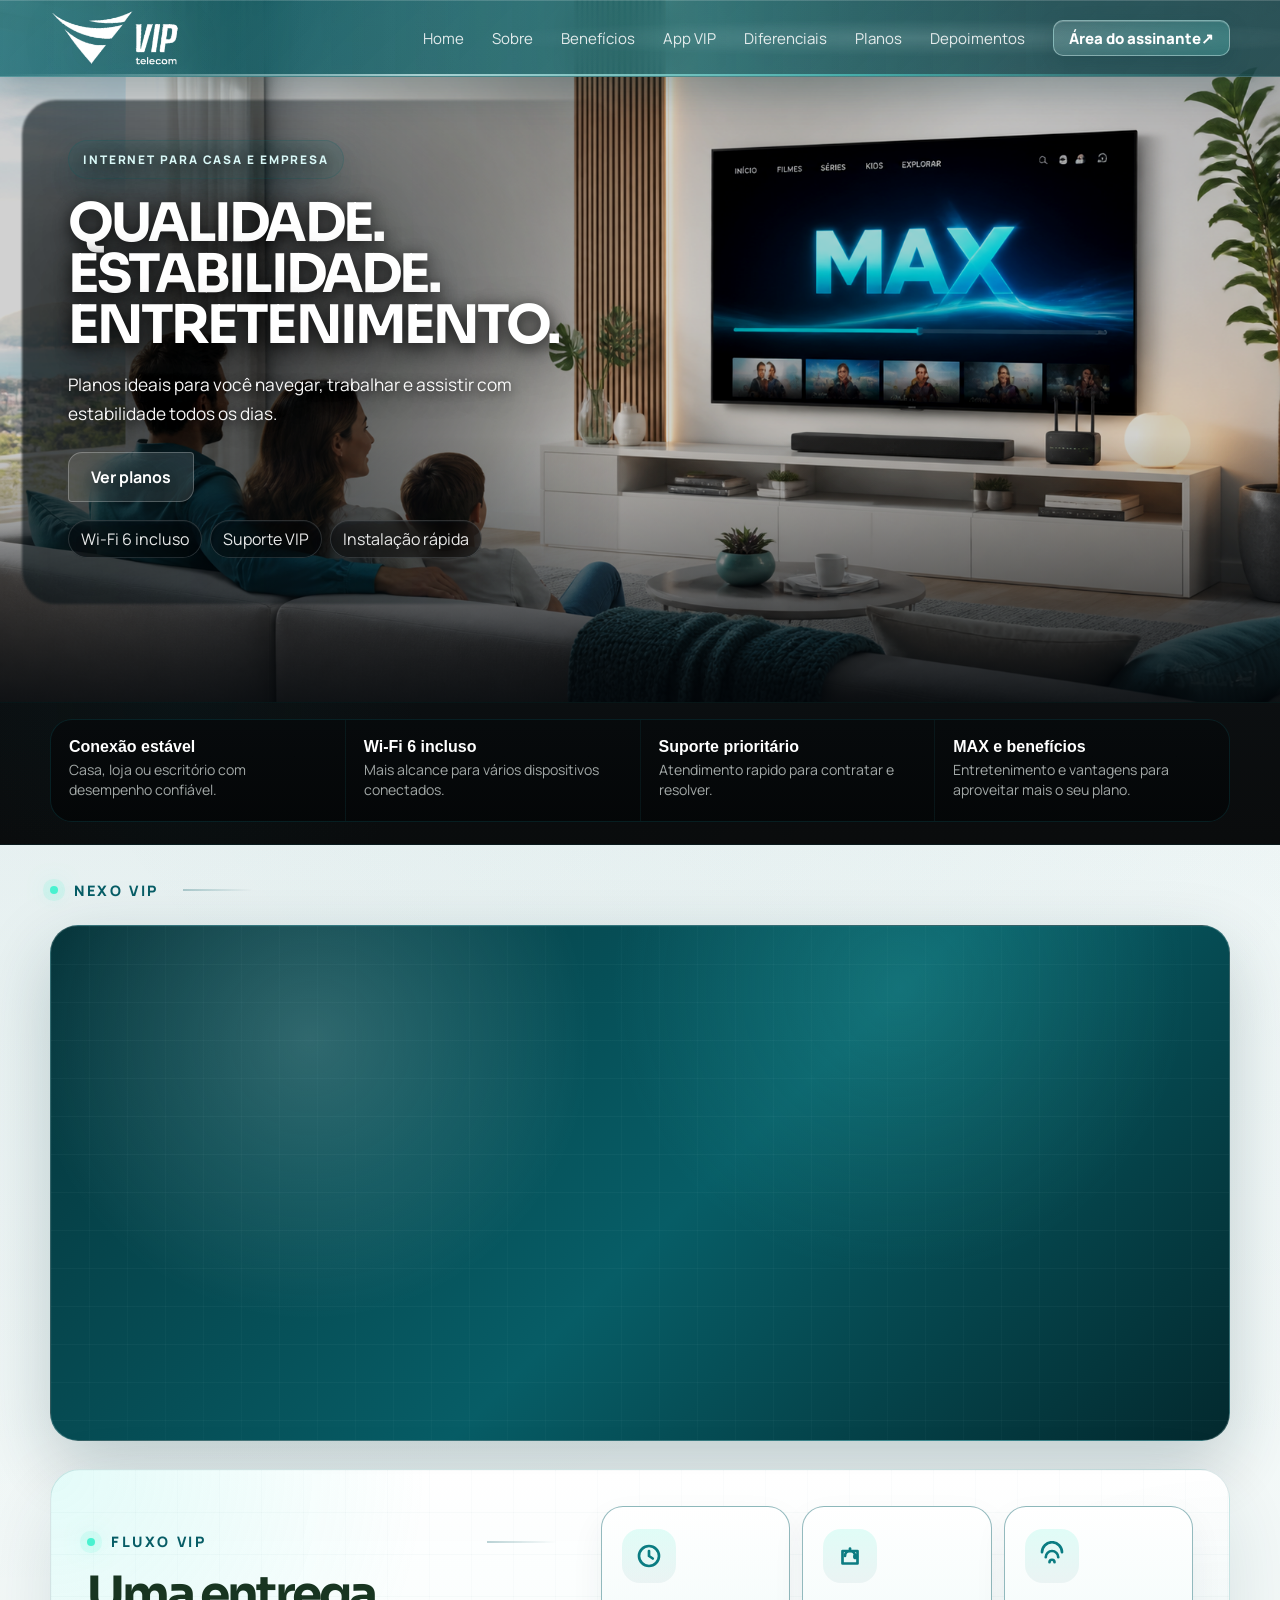
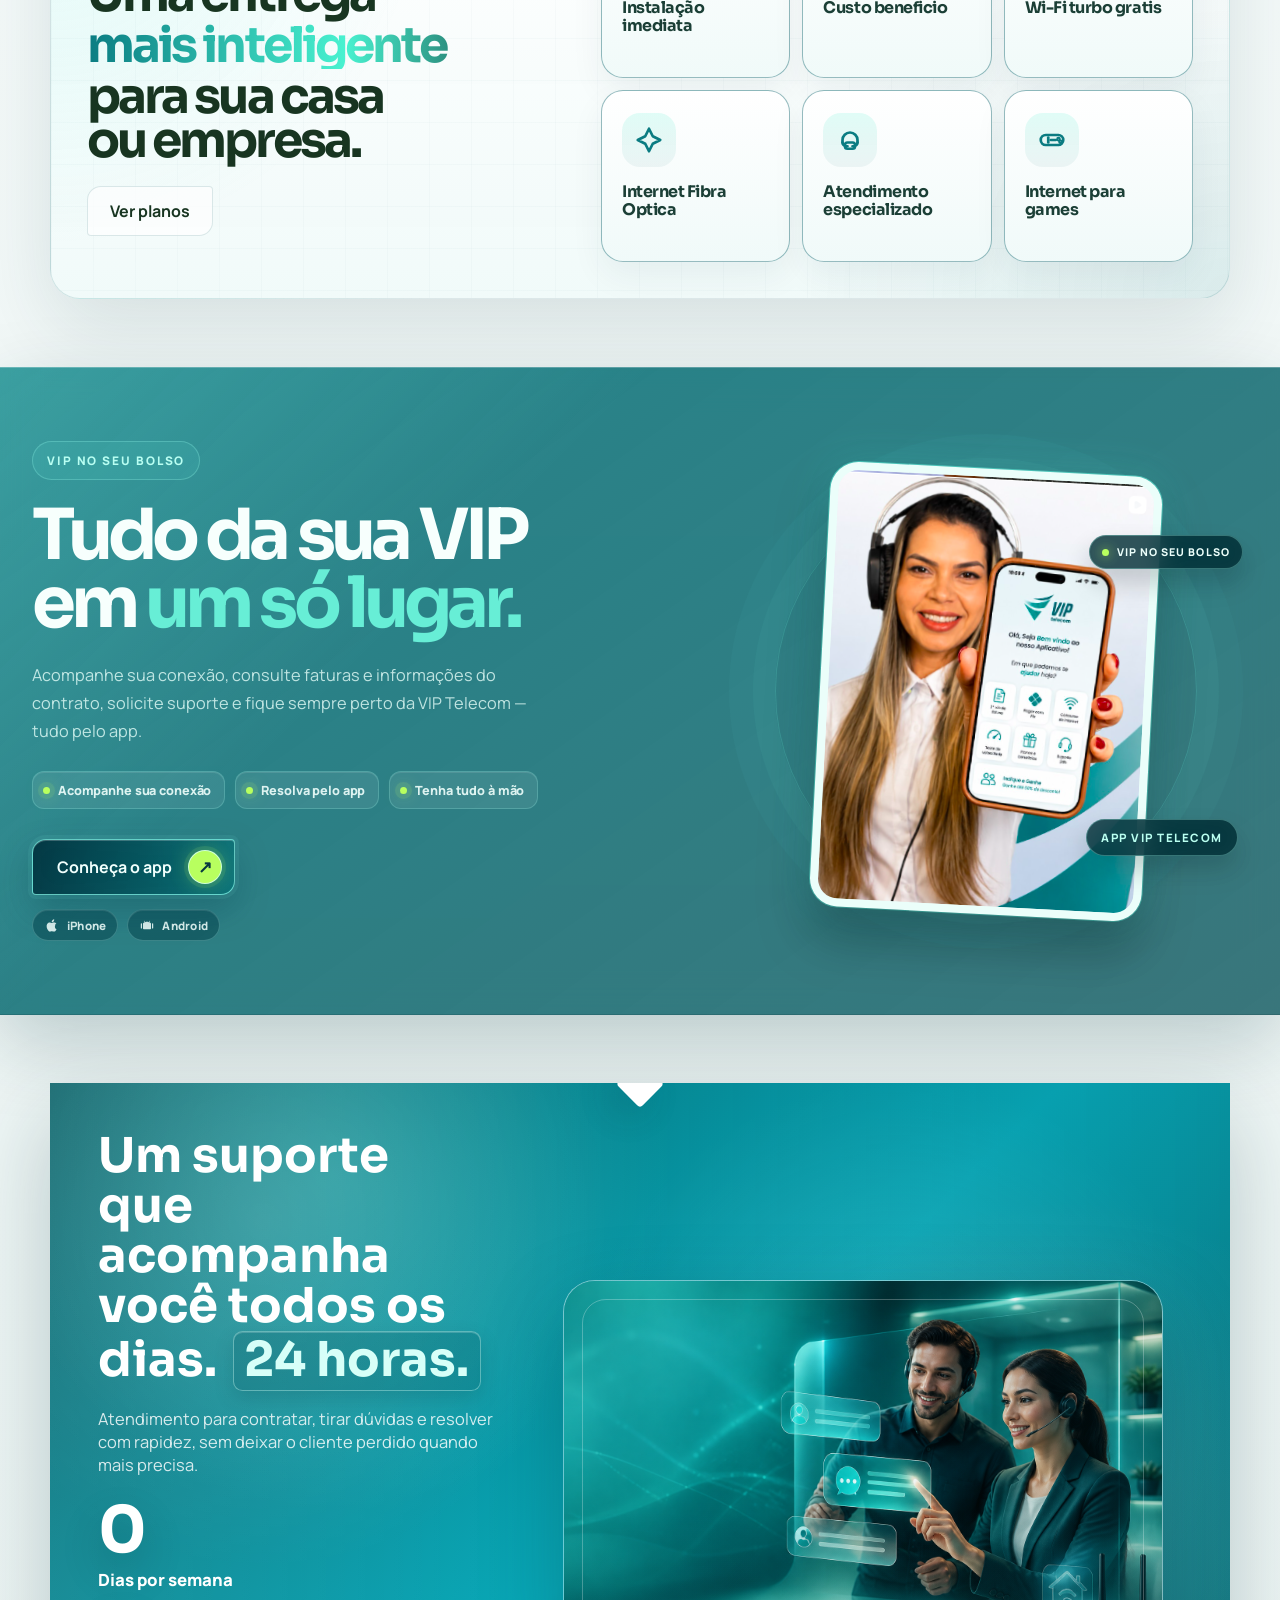
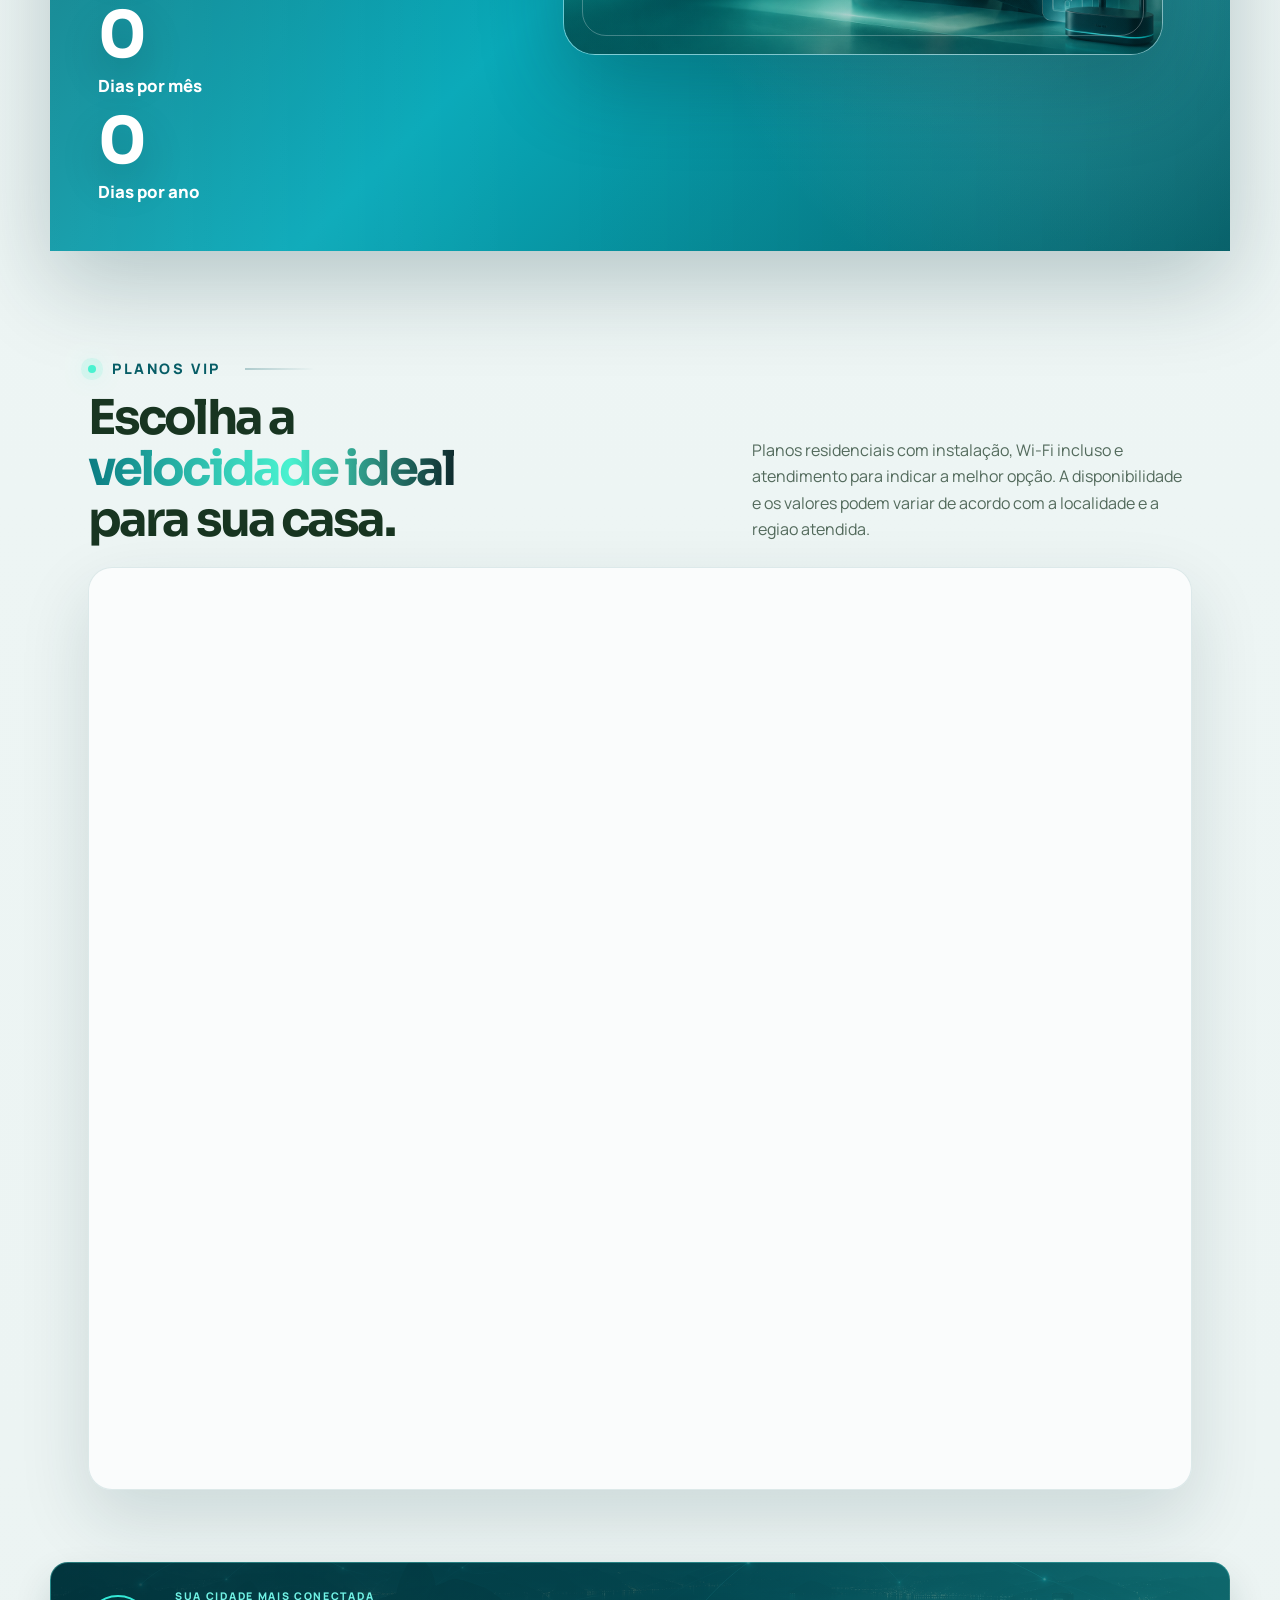
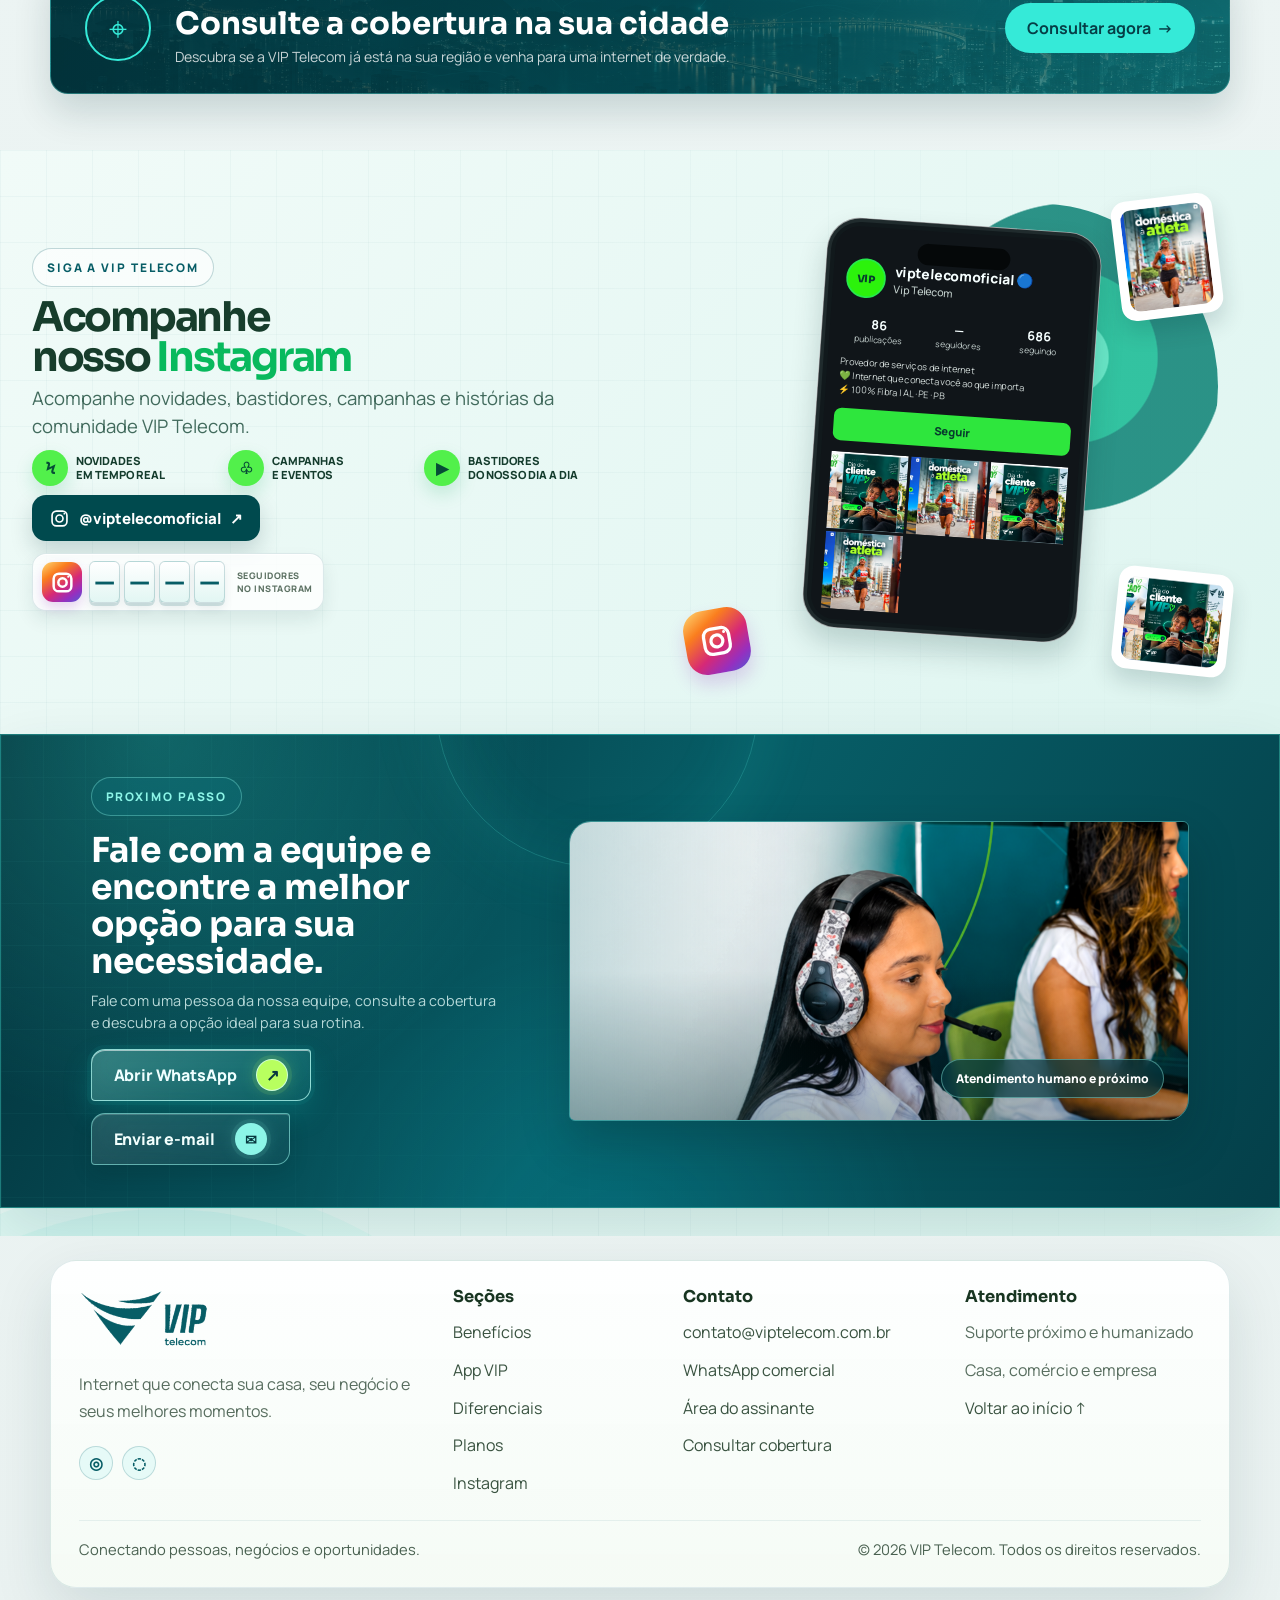
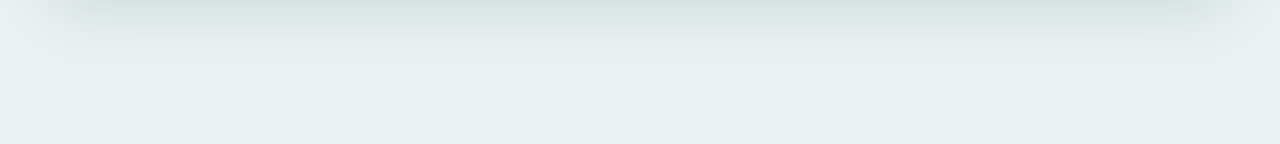
<file: index.html>
<!DOCTYPE html>
<html lang="pt-BR">
<head>
  <meta charset="UTF-8">
  <meta name="viewport" content="width=device-width, initial-scale=1.0">
  <title>VIP Telecom | Internet premium para casa e empresa</title>
  <meta name="description" content="VIP Telecom com internet para casa, comércio e empresa, suporte VIP e entretenimento.">
  <meta name="theme-color" content="#020304">
  <meta property="og:title" content="VIP Telecom | Internet premium para casa e empresa">
  <meta property="og:description" content="Planos de internet para casa, comércio e empresa com suporte VIP e entretenimento.">
  <meta property="og:type" content="website">
  <meta property="og:image" content="assets/hero-max-room.png">
  <link rel="preconnect" href="https://fonts.googleapis.com">
  <link rel="preconnect" href="https://fonts.gstatic.com" crossorigin>
  <link href="https://fonts.googleapis.com/css2?family=Manrope:wght@400;500;600;700;800&family=Sora:wght@500;600;700;800&display=swap" rel="stylesheet">
  <style>
    :root {
      --bg: #f3f8f7;
      --bg-soft: #e6f1ef;
      --surface: rgba(255, 255, 255, 0.86);
      --surface-strong: #ffffff;
      --text: #183521;
      --muted: rgba(24, 53, 33, 0.72);
      --line: rgba(7, 93, 102, 0.12);
      --green-1: #d8f7f6;
      --green-2: #52b7b5;
      --green-3: #075d66;
      --green-4: #03343a;
      --shadow: 0 22px 60px rgba(4, 52, 58, 0.12);
      --radius-xl: 34px;
      --radius-lg: 26px;
      --radius-md: 18px;
      --max-width: 1180px;
    }

    * {
      box-sizing: border-box;
    }

    .skip-link { position: fixed; left: 16px; top: 12px; z-index: 100; padding: 10px 14px; border-radius: 8px; color: #04100a; background: #b8ff5f; transform: translateY(-150%); transition: transform 160ms ease; }
    .skip-link:focus { transform: translateY(0); }
    :focus-visible { outline: 3px solid #b8ff5f; outline-offset: 3px; }
    @media (prefers-reduced-motion: reduce) { *, *::before, *::after { scroll-behavior: auto !important; animation-duration: 0.01ms !important; animation-iteration-count: 1 !important; transition-duration: 0.01ms !important; } }

    html {
      scroll-behavior: smooth;
      overflow-x: clip;
    }

    body {
      margin: 0;
      font-family: "Manrope", sans-serif;
      color: var(--text);
      overflow-x: hidden;
      padding-bottom: 112px;
      background:
        radial-gradient(circle at top left, rgba(7, 93, 102, 0.14), transparent 24%),
        radial-gradient(circle at top right, rgba(8, 102, 110, 0.08), transparent 22%),
        linear-gradient(180deg, #fafdfd 0%, #eef6f5 42%, #eaf2f1 100%);
    }

    body::before {
      content: "";
      position: fixed;
      inset: 0;
      pointer-events: none;
      background-image:
        linear-gradient(rgba(7, 93, 102, 0.025) 1px, transparent 1px),
        linear-gradient(90deg, rgba(7, 93, 102, 0.025) 1px, transparent 1px);
      background-size: 42px 42px;
      mask-image: linear-gradient(180deg, rgba(0, 0, 0, 0.42), transparent 95%);
    }

    a {
      color: inherit;
      text-decoration: none;
    }

    img {
      max-width: 100%;
      display: block;
    }

    .container {
      width: min(calc(100% - 32px), var(--max-width));
      margin: 0 auto;
    }

    .site-header {
      position: fixed;
      top: 0;
      left: 0;
      right: 0;
      z-index: 90;
      overflow: hidden;
      backdrop-filter: blur(24px) saturate(1.25);
      background:
        linear-gradient(90deg, rgba(216, 247, 246, 0.14), transparent 18%, rgba(86, 227, 218, 0.16) 52%, transparent 82%),
        linear-gradient(135deg, rgba(7, 93, 102, 0.88), rgba(3, 52, 58, 0.76));
      border-bottom: 1px solid rgba(216, 247, 246, 0.2);
      box-shadow: 0 14px 38px rgba(4, 52, 58, 0.24), inset 0 1px 0 rgba(255, 255, 255, 0.16);
    }

    .site-header::before,
    .site-header::after {
      content: "";
      position: absolute;
      pointer-events: none;
    }

    .site-header::before {
      inset: 0;
      background:
        radial-gradient(ellipse at 72% 50%, rgba(216, 247, 246, 0.18), transparent 34%),
        linear-gradient(90deg, transparent 0%, rgba(255, 255, 255, 0.08) 48%, transparent 100%);
      opacity: 0.9;
    }

    .site-header::after {
      left: 0;
      right: 0;
      bottom: 0;
      height: 2px;
      background: linear-gradient(90deg, transparent, rgba(216, 247, 246, 0.72), rgba(86, 227, 218, 0.56), transparent);
    }

    .nav {
      position: relative;
      z-index: 1;
      display: flex;
      align-items: center;
      justify-content: space-between;
      gap: clamp(24px, 5vw, 76px);
      min-height: 76px;
    }

    .brand {
      display: inline-flex;
      align-items: center;
      gap: 12px;
      font-family: "Sora", sans-serif;
      font-weight: 800;
      letter-spacing: 0;
    }

    .brand-logo {
      display: block;
      width: 130px;
      height: auto;
      filter: drop-shadow(0 12px 24px rgba(4, 52, 58, 0.18));
    }

    .eyebrow,
    .pill,
    .section-label {
      text-transform: uppercase;
      letter-spacing: 0.16em;
    }

    .nav-links {
      display: flex;
      align-items: center;
      gap: 28px;
      padding: 0;
      color: rgba(255, 255, 255, 0.86);
      font-size: 0.94rem;
    }

    .nav-links a {
      position: relative;
      display: inline-flex;
      align-items: center;
      min-height: 36px;
      padding: 0;
      transition: color 180ms ease, transform 180ms ease;
    }

    .nav-links a::after {
      content: "";
      position: absolute;
      left: 0;
      right: 0;
      bottom: 2px;
      height: 2px;
      transform: scaleX(0);
      transform-origin: center;
      background: linear-gradient(90deg, transparent, #d8f7f6, #56e3da, transparent);
      box-shadow: 0 0 14px rgba(86, 227, 218, 0.44);
      transition: transform 180ms ease;
    }

    .nav-links a:hover,
    .nav-links a:focus-visible {
      color: #ffffff;
      transform: translateY(-1px);
    }

    .nav-links a:hover::after,
    .nav-links a:focus-visible::after {
      transform: scaleX(1);
    }

    .nav-links .subscriber-link {
      min-height: 36px;
      padding: 0 15px;
      border: 1px solid rgba(216, 247, 246, 0.44);
      border-radius: 10px;
      color: #ffffff;
      background: linear-gradient(135deg, rgba(216, 247, 246, 0.16), rgba(86, 227, 218, 0.26));
      font-weight: 800;
      box-shadow: inset 0 1px 0 rgba(255,255,255,.18), 0 8px 22px rgba(3, 52, 58, 0.18);
    }

    .nav-links .subscriber-link::after { display: none; }

    .nav-links .subscriber-link:hover,
    .nav-links .subscriber-link:focus-visible {
      color: #ffffff;
      border-color: #8ef4eb;
      background: linear-gradient(135deg, rgba(216, 247, 246, 0.24), rgba(86, 227, 218, 0.38));
      box-shadow: 0 0 0 3px rgba(86, 227, 218, 0.12), 0 10px 24px rgba(3, 52, 58, 0.22);
    }

    .button-primary,
    .button-secondary {
      display: inline-flex;
      align-items: center;
      justify-content: center;
      gap: 10px;
      min-height: 50px;
      padding: 0 22px;
      border-radius: 999px;
      font-weight: 700;
      transition: transform 180ms ease, box-shadow 180ms ease, border-color 180ms ease;
    }

    .button-primary {
      color: #07220d;
      background: linear-gradient(135deg, #e6fffd 0%, #58c0be 48%, #075d66 100%);
      box-shadow: 0 18px 40px rgba(7, 93, 102, 0.24);
    }

    .button-secondary {
      color: var(--text);
      border: 1px solid rgba(7, 93, 102, 0.14);
      background: rgba(255, 255, 255, 0.7);
    }

    .button-primary:hover,
    .button-secondary:hover {
      transform: translateY(-2px);
    }

    .opa-widget {
      position: fixed;
      right: 24px;
      bottom: 24px;
      z-index: 70;
      width: min(360px, calc(100vw - 32px));
      color: #12301d;
      font-family: "Manrope", sans-serif;
    }

    .opa-chat-panel {
      overflow: hidden;
      border-radius: 22px;
      background:
        linear-gradient(180deg, rgba(255, 255, 255, 0.96), rgba(240, 249, 247, 0.94)),
        radial-gradient(circle at top right, rgba(82, 183, 181, 0.2), transparent 42%);
      border: 1px solid rgba(7, 93, 102, 0.16);
      box-shadow: 0 28px 70px rgba(4, 52, 58, 0.26);
      backdrop-filter: blur(18px);
    }

    .opa-chat-header {
      display: flex;
      align-items: center;
      justify-content: space-between;
      gap: 14px;
      padding: 16px 16px 14px;
      color: #ffffff;
      background:
        radial-gradient(circle at 18% 0%, rgba(230, 255, 253, 0.24), transparent 34%),
        linear-gradient(135deg, #075d66 0%, #044a51 58%, #03343a 100%);
    }

    .opa-agent {
      display: flex;
      align-items: center;
      min-width: 0;
      gap: 12px;
    }

    .opa-avatar {
      position: relative;
      display: grid;
      place-items: center;
      flex: 0 0 auto;
      width: 42px;
      height: 42px;
      border-radius: 15px;
      color: #06343a;
      background: linear-gradient(135deg, #e6fffd 0%, #77d6d0 100%);
      font-family: "Sora", sans-serif;
      font-size: 0.78rem;
      font-weight: 800;
      letter-spacing: 0.03em;
      box-shadow: inset 0 1px 0 rgba(255, 255, 255, 0.5), 0 12px 24px rgba(0, 0, 0, 0.16);
    }

    .opa-avatar::after {
      content: "";
      position: absolute;
      right: -2px;
      bottom: -2px;
      width: 12px;
      height: 12px;
      border-radius: 50%;
      background: #3ee275;
      border: 2px solid #075d66;
    }

    .opa-title {
      display: grid;
      min-width: 0;
      gap: 2px;
    }

    .opa-title strong,
    .opa-message strong {
      font-family: "Sora", sans-serif;
    }

    .opa-title strong {
      font-size: 0.98rem;
      line-height: 1.1;
    }

    .opa-title span {
      color: rgba(255, 255, 255, 0.76);
      font-size: 0.78rem;
      line-height: 1.2;
    }

    .opa-controls {
      display: inline-flex;
      gap: 6px;
      flex: 0 0 auto;
    }

    .opa-control,
    .opa-launcher {
      border: 0;
      cursor: pointer;
      font: inherit;
    }

    .opa-control {
      display: grid;
      place-items: center;
      width: 32px;
      height: 32px;
      border-radius: 50%;
      color: #ffffff;
      background: rgba(255, 255, 255, 0.13);
      border: 1px solid rgba(255, 255, 255, 0.2);
      transition: background 180ms ease, transform 180ms ease;
    }

    .opa-control:hover,
    .opa-control:focus-visible {
      background: rgba(255, 255, 255, 0.22);
      transform: translateY(-1px);
    }

    .opa-chat-body {
      display: grid;
      gap: 10px;
      padding: 16px;
    }

    .opa-message {
      width: fit-content;
      max-width: 100%;
      padding: 10px 12px;
      border-radius: 16px 16px 16px 5px;
      color: rgba(18, 48, 29, 0.86);
      background: rgba(255, 255, 255, 0.86);
      border: 1px solid rgba(7, 93, 102, 0.1);
      box-shadow: 0 10px 22px rgba(4, 52, 58, 0.07);
      font-size: 0.92rem;
      line-height: 1.45;
    }

    .opa-question {
      width: 100%;
      min-height: 74px;
      resize: vertical;
      padding: 13px 14px;
      border-radius: 16px;
      color: #12301d;
      background: rgba(255, 255, 255, 0.92);
      border: 1px solid rgba(7, 93, 102, 0.18);
      box-shadow: inset 0 1px 0 rgba(255, 255, 255, 0.7), 0 10px 20px rgba(4, 52, 58, 0.06);
      font: 600 0.92rem/1.4 "Manrope", sans-serif;
      outline: none;
      transition: border-color 180ms ease, box-shadow 180ms ease;
    }

    .opa-question::placeholder {
      color: rgba(24, 53, 33, 0.56);
      font-weight: 600;
    }

    .opa-question:focus {
      border-color: rgba(7, 93, 102, 0.48);
      box-shadow: 0 0 0 4px rgba(82, 183, 181, 0.18), 0 10px 20px rgba(4, 52, 58, 0.06);
    }

    .opa-whatsapp {
      display: inline-flex;
      align-items: center;
      justify-content: center;
      gap: 10px;
      min-height: 48px;
      margin-top: 4px;
      padding: 0 18px;
      border-radius: 999px;
      color: #06220d;
      background: linear-gradient(135deg, #d9fff3 0%, #35d77d 48%, #17a453 100%);
      box-shadow: 0 18px 34px rgba(23, 164, 83, 0.24);
      font-weight: 800;
      transition: transform 180ms ease, box-shadow 180ms ease;
    }

    .opa-whatsapp::before {
      content: "";
      width: 15px;
      height: 15px;
      border-radius: 50%;
      background: #06220d;
      box-shadow: inset 0 0 0 5px #ffffff;
    }

    .opa-whatsapp:hover,
    .opa-whatsapp:focus-visible {
      transform: translateY(-2px);
      box-shadow: 0 22px 42px rgba(23, 164, 83, 0.3);
    }

    .opa-phone {
      justify-self: center;
      color: rgba(24, 53, 33, 0.72);
      font-size: 0.84rem;
      font-weight: 700;
    }

    .opa-phone:hover,
    .opa-phone:focus-visible {
      color: var(--green-3);
    }

    .opa-launcher {
      display: inline-flex;
      align-items: center;
      justify-content: space-between;
      gap: 14px;
      min-height: 62px;
      width: 100%;
      padding: 8px 10px 8px 12px;
      overflow: hidden;
      position: relative;
      border-radius: 20px;
      color: #ffffff;
      background:
        radial-gradient(circle at 14% 20%, rgba(230, 255, 253, 0.26), transparent 30%),
        linear-gradient(135deg, rgba(7, 93, 102, 0.98) 0%, rgba(3, 52, 58, 0.98) 100%);
      box-shadow: 0 22px 44px rgba(4, 52, 58, 0.34), inset 0 1px 0 rgba(255, 255, 255, 0.22);
      font-weight: 800;
      border: 1px solid rgba(216, 247, 246, 0.34);
      transition: transform 180ms ease, box-shadow 180ms ease, border-color 180ms ease;
    }

    .opa-launcher:hover,
    .opa-launcher:focus-visible {
      transform: translateY(-2px);
      border-color: rgba(216, 247, 246, 0.56);
      box-shadow: 0 28px 54px rgba(4, 52, 58, 0.42), inset 0 1px 0 rgba(255, 255, 255, 0.28);
      outline: none;
    }

    .opa-launcher::before {
      content: "";
      flex: 0 0 auto;
      width: 38px;
      height: 38px;
      border-radius: 50%;
      background:
        radial-gradient(circle at 50% 50%, #3ee275 0 27%, transparent 29%),
        rgba(230, 255, 253, 0.13);
      box-shadow: inset 0 0 0 1px rgba(230, 255, 253, 0.24), 0 0 0 7px rgba(62, 226, 117, 0.08);
    }

    .opa-launcher::after {
      content: ">";
      display: grid;
      place-items: center;
      flex: 0 0 auto;
      width: 34px;
      height: 34px;
      border-radius: 50%;
      color: rgba(230, 255, 253, 0.92);
      background: rgba(255, 255, 255, 0.11);
      border: 1px solid rgba(255, 255, 255, 0.16);
      font-family: "Sora", sans-serif;
      font-size: 1.1rem;
      line-height: 1;
    }

    .opa-launcher-text {
      display: grid;
      min-width: 0;
      margin-right: auto;
      text-align: left;
      line-height: 1.15;
    }

    .opa-launcher-text strong {
      overflow: hidden;
      text-overflow: ellipsis;
      white-space: nowrap;
      font-family: "Sora", sans-serif;
      font-size: 0.98rem;
    }

    .opa-launcher-text span {
      margin-top: 3px;
      color: rgba(230, 255, 253, 0.72);
      font-size: 0.76rem;
      font-weight: 700;
    }

    .opa-widget [hidden] {
      display: none;
    }

    /* O painel visual antigo fica oculto; o Webchat oficial usa a classe própria dele. */
    .legacy-opa-widget {
      display: none !important;
    }

    .hero {
      position: relative;
      min-height: 0;
      padding: 44px 0 22px;
      overflow: hidden;
      background:
        radial-gradient(circle at 14% 22%, rgba(7, 93, 102, 0.16), transparent 22%),
        radial-gradient(circle at 86% 18%, rgba(8, 102, 110, 0.12), transparent 26%),
        linear-gradient(180deg, #070c0f 0%, #050708 100%);
    }

    .hero::before {
      content: "";
      position: absolute;
      inset: 0;
      background:
        radial-gradient(circle at 50% 45%, rgba(7, 93, 102, 0.08), transparent 34%),
        linear-gradient(90deg, rgba(208, 245, 243, 0.05), transparent 16%, transparent 84%, rgba(208, 245, 243, 0.05));
      pointer-events: none;
    }

    .hero.hero-banner {
      padding: 0;
      min-height: clamp(620px, 78vh, 860px);
      background: #050708;
    }

    .hero.hero-banner::before {
      content: none;
    }

    .hero-banner-media {
      position: absolute;
      inset: 0;
      overflow: hidden;
    }

    .hero-banner-media img {
      width: 100%;
      height: 100%;
      object-fit: cover;
      object-position: center center;
      filter: saturate(1.03) contrast(1.04) brightness(0.82);
    }

    .hero-banner-media::before {
      content: "";
      position: absolute;
      inset: 0;
      background:
        radial-gradient(ellipse at 25% 46%, rgba(2, 6, 10, 0.66) 0%, rgba(2, 6, 10, 0.46) 28%, transparent 62%),
        linear-gradient(90deg, rgba(2, 6, 10, 0.96) 0%, rgba(2, 6, 10, 0.82) 28%, rgba(2, 6, 10, 0.52) 50%, rgba(2, 6, 10, 0.2) 72%, rgba(2, 6, 10, 0.04) 100%),
        linear-gradient(180deg, rgba(2, 6, 10, 0.14) 0%, rgba(2, 6, 10, 0.32) 100%);
      pointer-events: none;
    }

    .hero-banner-media::after {
      content: "";
      position: absolute;
      inset: auto 0 0;
      height: 38%;
      background: linear-gradient(180deg, transparent, rgba(2, 6, 10, 0.22) 28%, rgba(2, 6, 10, 0.82));
      pointer-events: none;
    }

    .hero-banner-inner {
      position: relative;
      z-index: 1;
      min-height: clamp(620px, 78vh, 860px);
      display: flex;
      align-items: center;
      padding: clamp(34px, 5vw, 76px) 0;
    }

    .hero-banner-copy {
      position: relative;
      isolation: isolate;
      max-width: 650px;
      padding: 14px 18px 18px;
      color: #ffffff;
      text-shadow: 0 4px 16px rgba(0, 0, 0, 0.82), 0 16px 38px rgba(0, 0, 0, 0.5);
    }

    .hero-banner-copy::before {
      content: "";
      position: absolute;
      z-index: -1;
      inset: -26px -42px -28px -28px;
      border-radius: 34px;
      background:
        radial-gradient(ellipse at 28% 45%, rgba(0, 0, 0, 0.54) 0%, rgba(0, 0, 0, 0.38) 34%, rgba(0, 0, 0, 0.12) 68%, transparent 100%),
        linear-gradient(90deg, rgba(3, 18, 24, 0.5), rgba(3, 18, 24, 0.18) 72%, transparent);
      filter: blur(1px);
      pointer-events: none;
    }

    .hero-banner-copy h1 {
      max-width: 13ch;
    }

    .hero-banner-copy .hero-lead {
      max-width: 44ch;
      color: rgba(255, 255, 255, 0.96);
      text-shadow: 0 2px 10px rgba(0, 0, 0, 0.74), 0 10px 24px rgba(0, 0, 0, 0.38);
    }

    .hero-banner-copy .hero-actions {
      margin-top: 24px;
    }

    .hero-banner-copy .trust-row {
      display: flex;
      flex-wrap: wrap;
      gap: 8px;
      margin-top: 18px;
    }

    .hero-banner-copy .trust-row span {
      display: inline-flex;
      align-items: center;
      width: auto;
      min-height: 34px;
      padding: 7px 12px;
      border-radius: 999px;
      color: rgba(255, 255, 255, 0.9);
      background: rgba(4, 10, 15, 0.44);
      border: 1px solid rgba(255, 255, 255, 0.16);
      box-shadow: inset 0 1px 0 rgba(255, 255, 255, 0.04);
      backdrop-filter: blur(12px);
      white-space: nowrap;
    }

    .hero-carousel {
      position: relative;
      min-height: calc(100vh - 82px);
    }

    .hero-slides {
      position: relative;
      min-height: calc(100vh - 82px);
    }

    .hero-slide {
      position: absolute;
      inset: 0;
      opacity: 0;
      pointer-events: none;
      transition: opacity 320ms ease;
    }

    .hero-slide.is-active {
      opacity: 1;
      pointer-events: auto;
    }

    .hero-slide-shell {
      position: relative;
      min-height: calc(100vh - 82px);
      display: grid;
      grid-template-columns: 1.02fr 0.98fr;
      align-items: center;
      gap: 32px;
      width: min(calc(100% - 32px), 1280px);
      margin: 0 auto;
      padding: 40px 0 50px;
    }

    .hero-copy {
      position: relative;
      z-index: 2;
      color: #ffffff;
      max-width: 560px;
    }

    .hero-grid {
      display: grid;
      grid-template-columns: minmax(0, 0.92fr) minmax(0, 1.08fr);
      align-items: center;
      gap: 30px;
    }

    .eyebrow {
      display: inline-flex;
      align-items: center;
      gap: 10px;
      padding: 10px 14px;
      border-radius: 999px;
      color: var(--green-3);
      background: rgba(7, 93, 102, 0.12);
      border: 1px solid rgba(7, 93, 102, 0.16);
      font-size: 0.74rem;
      font-weight: 800;
    }

    h1,
    h2,
    h3 {
      margin: 0;
      font-family: "Sora", sans-serif;
      line-height: 1.04;
    }

    h1 {
      margin-top: 18px;
      max-width: 16ch;
      font-size: clamp(2.55rem, 4.15vw, 4.35rem);
      line-height: 0.96;
      letter-spacing: -0.055em;
    }

    .hero-copy p,
    .section-head p,
    .benefit-card p,
    .story-card p,
    .callout-copy p,
    .testimonial p,
    .footer-copy p {
      color: var(--muted);
      line-height: 1.7;
    }

    .hero-copy p {
      max-width: 48ch;
      margin: 20px 0 0;
      font-size: 1.08rem;
      color: rgba(255, 255, 255, 0.84);
    }

    .hero-copy .eyebrow {
      color: var(--green-1);
      background: rgba(7, 93, 102, 0.14);
      border: 1px solid rgba(7, 93, 102, 0.18);
      box-shadow: 0 12px 34px rgba(6, 69, 78, 0.16);
    }

    .section-signal {
      position: relative;
      gap: 12px;
      padding: 0 94px 0 24px;
      border: 0;
      border-radius: 0;
      background: transparent;
      color: #075d66;
      box-shadow: none;
      font-size: 0.9rem;
      letter-spacing: 0.18em;
      text-transform: uppercase;
    }

    .section-signal::before {
      content: "";
      position: absolute;
      left: 0;
      top: 50%;
      width: 8px;
      height: 8px;
      border-radius: 50%;
      background: #49f2d0;
      box-shadow: 0 0 0 7px rgba(73, 242, 208, 0.13), 0 0 22px rgba(73, 242, 208, 0.6);
      transform: translateY(-50%);
    }

    .section-signal::after {
      content: "";
      position: absolute;
      right: 0;
      top: 50%;
      width: 70px;
      height: 1px;
      background: linear-gradient(90deg, rgba(7, 93, 102, 0.55), rgba(73, 242, 208, 0));
      transform: translateY(-50%);
    }

    .benefits-panel {
      position: relative;
      overflow: hidden;
      margin-top: 28px;
      padding: 36px;
      border-radius: 30px;
      border: 1px solid rgba(7, 93, 102, 0.14);
      background:
        radial-gradient(circle at 0% 0%, rgba(80, 231, 216, 0.16), transparent 30%),
        radial-gradient(circle at 100% 100%, rgba(5, 93, 102, 0.1), transparent 34%),
        linear-gradient(180deg, rgba(255, 255, 255, 0.96), rgba(240, 250, 249, 0.95));
      box-shadow: 0 28px 80px rgba(4, 52, 58, 0.12);
    }

    .benefits-panel::before {
      content: "";
      position: absolute;
      inset: 0;
      background:
        linear-gradient(rgba(7, 93, 102, 0.045) 1px, transparent 1px),
        linear-gradient(90deg, rgba(7, 93, 102, 0.035) 1px, transparent 1px);
      background-size: 42px 42px;
      opacity: 0.55;
      pointer-events: none;
    }

    .benefits-layout {
      position: relative;
      z-index: 1;
      display: grid;
      grid-template-columns: minmax(0, 0.9fr) minmax(0, 1.1fr);
      gap: 30px;
      align-items: center;
    }

    .benefits-copy {
      display: grid;
      gap: 22px;
      align-content: center;
      max-width: 470px;
    }

    .benefits-copy h2 {
      display: grid;
      gap: 6px;
      font-size: clamp(2.15rem, 3.8vw, 3.9rem);
      line-height: 0.92;
      letter-spacing: -0.06em;
      text-wrap: balance;
    }

    .benefits-copy h2 .accent {
      color: transparent;
      background: linear-gradient(90deg, #0b7c82, #49f2d0 55%, #0f2c2e 100%);
      -webkit-background-clip: text;
      background-clip: text;
    }

    .benefits-copy h2 .line {
      display: block;
    }

    .benefits-copy p {
      margin: 0;
      max-width: 43ch;
      color: rgba(22, 55, 50, 0.68);
      font-size: 0.98rem;
      line-height: 1.75;
    }

    .benefits-cta {
      justify-self: start;
      border-radius: 14px 4px 14px 4px;
    }

    .benefits-tiles {
      display: grid;
      grid-template-columns: repeat(3, minmax(0, 1fr));
      gap: 12px;
    }

    .benefit-tile {
      min-height: 172px;
      padding: 22px 20px 18px;
      display: grid;
      align-content: start;
      gap: 16px;
      border-radius: 22px;
      border: 1.5px solid rgba(7, 93, 102, 0.42);
      background:
        linear-gradient(180deg, rgba(255, 255, 255, 0.98), rgba(240, 250, 249, 0.98));
      box-shadow:
        inset 0 1px 0 rgba(255, 255, 255, 0.8),
        0 14px 34px rgba(5, 48, 60, 0.06);
      transition: transform 0.2s ease, box-shadow 0.2s ease, border-color 0.2s ease;
    }

    .benefit-tile:hover {
      transform: translateY(-4px);
      border-color: rgba(73, 242, 208, 0.74);
      box-shadow:
        inset 0 1px 0 rgba(255, 255, 255, 0.86),
        0 18px 44px rgba(5, 48, 60, 0.12);
    }

    .benefit-tile .tile-icon {
      display: grid;
      place-items: center;
      width: 54px;
      height: 54px;
      border-radius: 18px;
      color: #0b7c82;
      background: linear-gradient(180deg, rgba(73, 242, 208, 0.16), rgba(7, 93, 102, 0.06));
    }

    .benefit-tile .tile-icon svg {
      width: 30px;
      height: 30px;
      stroke: currentColor;
      stroke-width: 2.15;
      fill: none;
      stroke-linecap: round;
      stroke-linejoin: round;
    }

    .benefit-tile h3 {
      margin: 0;
      color: #1b3f36;
      font-size: 1rem;
      line-height: 1.14;
      letter-spacing: -0.03em;
    }

    .app-section {
      padding-top: 0;
      padding-bottom: 0;
    }

    .about-section {
      padding-top: 72px;
      padding-bottom: 72px;
    }

    .about-panel {
      display: grid;
      grid-template-columns: minmax(0, 1.15fr) minmax(260px, 0.85fr);
      gap: clamp(28px, 6vw, 84px);
      align-items: center;
      padding: clamp(30px, 5vw, 64px);
      border: 1px solid rgba(7, 93, 102, 0.14);
      border-radius: 30px;
      background:
        linear-gradient(135deg, rgba(216, 247, 246, 0.82), rgba(255, 255, 255, 0.88)),
        radial-gradient(circle at 84% 18%, rgba(73, 242, 208, 0.18), transparent 32%);
      box-shadow: 0 24px 58px rgba(4, 52, 58, 0.1);
    }

    .about-copy h2 {
      max-width: 12ch;
      margin-top: 18px;
      color: #123f3b;
      font-size: clamp(2.3rem, 4.7vw, 4.6rem);
      line-height: 0.96;
      letter-spacing: -0.07em;
    }

    .about-copy h2 span {
      color: #0a9498;
    }

    .about-copy p {
      max-width: 56ch;
      margin: 22px 0 0;
      color: rgba(23, 59, 49, 0.74);
      font-size: 1rem;
      line-height: 1.75;
    }

    .about-points {
      display: grid;
      gap: 12px;
      margin: 26px 0 0;
      padding: 0;
      list-style: none;
    }

    .about-points li {
      display: flex;
      align-items: center;
      gap: 12px;
      color: #174942;
      font-size: 0.86rem;
      font-weight: 800;
    }

    .about-points li::before {
      content: "";
      width: 9px;
      height: 9px;
      flex: 0 0 9px;
      border-radius: 50%;
      background: #0ccfc2;
      box-shadow: 0 0 0 5px rgba(12, 207, 194, 0.12);
    }

    .about-mark {
      position: relative;
      min-height: 260px;
      display: grid;
      place-items: center;
      overflow: hidden;
      border-radius: 24px;
      background:
        radial-gradient(circle at 50% 20%, rgba(73, 242, 208, 0.3), transparent 28%),
        linear-gradient(145deg, #075d66, #063a43);
      box-shadow: inset 0 1px 0 rgba(255, 255, 255, 0.18), 0 20px 40px rgba(4, 52, 58, 0.16);
    }

    .about-mark::before,
    .about-mark::after {
      content: "";
      position: absolute;
      border: 1px solid rgba(123, 244, 226, 0.28);
      border-radius: 50%;
    }

    .about-mark::before { width: 190px; height: 190px; }
    .about-mark::after { width: 270px; height: 270px; }

    .about-mark strong {
      position: relative;
      z-index: 1;
      color: #f3fffd;
      font-family: "Sora", sans-serif;
      font-size: clamp(2.1rem, 4vw, 3.5rem);
      letter-spacing: -0.08em;
    }

    @media (max-width: 820px) {
      .about-panel {
        grid-template-columns: 1fr;
      }

      .about-mark {
        min-height: 190px;
      }
    }

    .app-section > .container {
      width: 100%;
      max-width: none;
    }

    .app-panel {
      position: relative;
      display: grid;
      grid-template-columns: minmax(0, 1.08fr) minmax(310px, 0.92fr);
      align-items: center;
      gap: clamp(30px, 6vw, 92px);
      min-height: 560px;
      overflow: hidden;
      padding: 74px max(32px, calc((100vw - 1280px) / 2));
      border: 0;
      border-radius: 0;
      color: #f1fffc;
      background:
        linear-gradient(135deg, rgba(157, 255, 241, 0.2), transparent 34%),
        linear-gradient(145deg, rgba(0, 116, 123, 0.86), rgba(0, 77, 84, 0.76));
      -webkit-backdrop-filter: blur(18px) saturate(1.18);
      backdrop-filter: blur(18px) saturate(1.18);
      box-shadow:
        inset 0 1px 0 rgba(255, 255, 255, 0.24),
        inset 0 -1px 0 rgba(0, 35, 40, 0.16),
        0 28px 72px rgba(4, 52, 58, 0.22);
      isolation: isolate;
    }

    .app-panel::before {
      content: "";
      position: absolute;
      inset: 0;
      z-index: -2;
      pointer-events: none;
      background: none;
    }

    .app-panel::after {
      content: none;
    }

    .app-copy {
      position: relative;
      z-index: 1;
      min-width: 0;
      max-width: 620px;
    }

    .app-copy .eyebrow {
      color: #b9fff2;
      border-color: rgba(154, 255, 240, 0.26);
      background: rgba(88, 226, 210, 0.1);
    }

    .app-copy h2 {
      max-width: 11ch;
      margin-top: 22px;
      color: #f7fffd;
      font-size: clamp(2.4rem, 5.5vw, 5rem);
      line-height: 0.96;
      letter-spacing: -0.07em;
      text-wrap: balance;
    }

    .app-copy h2 span {
      color: #67eed6;
    }

    .app-copy > p {
      max-width: 50ch;
      margin: 24px 0 0;
      color: rgba(231, 255, 250, 0.78);
      font-size: 1.02rem;
      line-height: 1.72;
    }

    .app-capabilities {
      display: flex;
      flex-wrap: wrap;
      gap: 10px;
      margin: 26px 0 30px;
      padding: 0;
      list-style: none;
    }

    .app-capabilities li {
      display: inline-flex;
      align-items: center;
      gap: 8px;
      min-height: 38px;
      padding: 8px 13px 8px 10px;
      border: 1px solid rgba(160, 255, 240, 0.22);
      border-radius: 12px;
      color: rgba(239, 255, 252, 0.9);
      background: rgba(255, 255, 255, 0.075);
      font-size: 0.79rem;
      font-weight: 800;
      letter-spacing: -0.01em;
      box-shadow: inset 0 1px 0 rgba(255, 255, 255, 0.1);
    }

    .app-capabilities li::before {
      content: "";
      width: 7px;
      height: 7px;
      flex: 0 0 7px;
      border-radius: 50%;
      background: #b8ff5f;
      box-shadow: 0 0 0 5px rgba(184, 255, 95, 0.1), 0 0 16px rgba(184, 255, 95, 0.62);
    }

    .app-cta {
      position: relative;
      isolation: isolate;
      overflow: hidden;
      min-height: 56px;
      gap: 16px;
      padding: 0 12px 0 24px;
      border: 1px solid rgba(137, 255, 240, 0.72);
      border-radius: 14px 4px 14px 4px;
      color: #f1fffd;
      background:
        linear-gradient(110deg, rgba(2, 49, 61, 0.9), rgba(8, 113, 119, 0.82)),
        radial-gradient(circle at 100% 0, rgba(123, 255, 231, 0.24), transparent 42%);
      box-shadow:
        inset 0 1px 0 rgba(255, 255, 255, 0.22),
        0 0 0 4px rgba(125, 239, 231, 0.08),
        0 14px 34px rgba(3, 63, 75, 0.3);
      backdrop-filter: blur(14px) saturate(1.25);
      transition: transform 180ms ease, box-shadow 180ms ease, filter 180ms ease;
    }

    .app-platforms {
      display: flex;
      flex-wrap: wrap;
      gap: 9px;
      margin-top: 14px;
    }

    .app-platform {
      display: inline-flex;
      align-items: center;
      gap: 7px;
      min-height: 32px;
      padding: 6px 11px;
      border: 1px solid rgba(175, 255, 244, 0.24);
      border-radius: 999px;
      color: rgba(239, 255, 252, 0.9);
      background: rgba(3, 64, 75, 0.5);
      font-size: 0.72rem;
      font-weight: 800;
      letter-spacing: 0.02em;
      box-shadow: inset 0 1px 0 rgba(255, 255, 255, 0.1);
    }

    .app-platform svg {
      width: 16px;
      height: 16px;
      flex: 0 0 16px;
      fill: currentColor;
    }

    .app-cta::before {
      content: "";
      position: absolute;
      inset: 0;
      z-index: -1;
      background: linear-gradient(105deg, transparent 22%, rgba(166, 255, 245, 0.38) 48%, transparent 72%);
      transform: translateX(-120%);
      transition: transform 520ms ease;
    }

    .app-cta span {
      display: grid;
      place-items: center;
      width: 34px;
      height: 34px;
      flex: 0 0 34px;
      border: 1px solid rgba(214, 255, 251, 0.76);
      border-radius: 50%;
      color: #07383f;
      background: #b8ff5f;
      box-shadow: 0 0 0 4px rgba(184, 255, 95, 0.1), 0 0 20px rgba(184, 255, 95, 0.3);
      font-size: 1.05rem;
      line-height: 1;
      transition: transform 180ms ease, box-shadow 180ms ease;
    }

    .app-cta:hover {
      color: #ffffff;
      filter: saturate(1.06) brightness(1.04);
      transform: translateY(-3px);
      box-shadow:
        inset 0 1px 0 rgba(255, 255, 255, 0.34),
        0 0 0 5px rgba(125, 239, 231, 0.14),
        0 18px 42px rgba(43, 186, 190, 0.42);
    }

    .app-cta:hover span {
      transform: translateX(2px) rotate(-8deg);
      box-shadow: 0 0 0 5px rgba(184, 255, 95, 0.14), 0 0 26px rgba(184, 255, 95, 0.5);
    }

    .app-cta:hover::before {
      transform: translateX(120%);
    }

    .app-cta:focus-visible {
      color: #ffffff;
      outline: 3px solid #d5fffb;
      outline-offset: 4px;
      box-shadow: 0 0 0 7px rgba(125, 239, 231, 0.22), 0 18px 36px rgba(43, 186, 190, 0.34);
    }

    .app-visual {
      position: relative;
      display: grid;
      place-items: center;
      min-width: 0;
      min-height: 420px;
    }

    .app-visual::before {
      content: "";
      position: absolute;
      width: min(88%, 420px);
      aspect-ratio: 1;
      border: 1px solid rgba(112, 246, 224, 0.18);
      border-radius: 50%;
      box-shadow: 0 0 0 22px rgba(112, 246, 224, 0.045), 0 0 0 46px rgba(112, 246, 224, 0.028);
    }

    .app-image-frame {
      position: relative;
      width: min(100%, 332px);
      margin: 0;
      aspect-ratio: 332 / 445;
      overflow: hidden;
      border: 8px solid rgba(235, 255, 251, 0.9);
      border-radius: 28px;
      background: #eafaf7;
      box-shadow: 0 30px 50px rgba(0, 21, 25, 0.34), 0 0 0 1px rgba(104, 255, 231, 0.5), 0 0 42px rgba(68, 236, 210, 0.2);
      transform: rotate(3deg);
    }

    .app-image-frame img {
      width: 100%;
      height: 100%;
      object-fit: cover;
      object-position: center center;
    }

    .app-status,
    .app-label {
      position: absolute;
      z-index: 2;
      display: inline-flex;
      align-items: center;
      gap: 8px;
      border: 1px solid rgba(161, 255, 240, 0.3);
      border-radius: 999px;
      background: rgba(4, 48, 55, 0.82);
      color: #ecfffb;
      box-shadow: 0 14px 26px rgba(0, 21, 25, 0.2);
      backdrop-filter: blur(12px);
    }

    .app-status {
      top: 15%;
      right: 1%;
      padding: 9px 12px;
      font-size: 0.67rem;
      font-weight: 900;
      letter-spacing: 0.1em;
      text-transform: uppercase;
    }

    .app-status::before {
      content: "";
      width: 7px;
      height: 7px;
      border-radius: 50%;
      background: #b8ff5f;
      box-shadow: 0 0 12px rgba(184, 255, 95, 0.85);
    }

    .app-label {
      right: 2%;
      bottom: 13%;
      padding: 10px 14px;
      color: #bafff0;
      font-size: 0.72rem;
      font-weight: 900;
      letter-spacing: 0.13em;
    }

    @media (max-width: 820px) {
      .app-panel {
        grid-template-columns: minmax(0, 1fr);
        gap: 36px;
      }

      .app-copy h2 {
        max-width: 12ch;
      }

      .app-visual {
        min-height: 390px;
      }
    }

    @media (max-width: 560px) {
      .proof-strip {
        display: none;
      }

      .app-section {
        padding-top: 0;
        padding-bottom: 0;
      }

      .app-panel {
        min-height: 0;
        padding: 28px 22px 34px;
        border-radius: 0;
      }

      .app-copy h2 {
        margin-top: 18px;
        font-size: clamp(2.35rem, 12vw, 3.5rem);
      }

      .app-copy > p {
        font-size: 0.94rem;
      }

      .app-capabilities {
        display: grid;
        gap: 8px;
        margin-bottom: 24px;
      }

      .app-capabilities li {
        width: fit-content;
      }

      .app-cta {
        width: 100%;
      }

      .app-visual {
        min-height: 360px;
      }

      .app-image-frame {
        width: min(86%, 300px);
      }

      .app-status {
        top: 11%;
        right: 0;
      }

      .app-label {
        right: 0;
        bottom: 10%;
      }
    }

    .hero-actions {
      display: flex;
      flex-wrap: wrap;
      gap: 14px;
      margin-top: 28px;
    }

    .hero-visual-stack {
      display: grid;
      gap: 12px;
      min-width: 0;
    }

    .hero-card {
      position: relative;
      margin: 0;
      overflow: hidden;
      border-radius: 28px;
      border: 1px solid rgba(7, 93, 102, 0.12);
      background: linear-gradient(180deg, rgba(7, 10, 12, 0.94), rgba(3, 5, 6, 0.98));
      box-shadow:
        0 26px 60px rgba(0, 0, 0, 0.4),
        inset 0 0 0 1px rgba(255, 255, 255, 0.03);
    }

    .hero-card::after {
      content: "";
      position: absolute;
      inset: 0;
      pointer-events: none;
      background:
        linear-gradient(180deg, rgba(3, 6, 11, 0.02) 0%, rgba(3, 6, 11, 0.1) 36%, rgba(3, 6, 11, 0.72) 100%),
        linear-gradient(90deg, rgba(3, 6, 11, 0.12), rgba(3, 6, 11, 0) 44%, rgba(3, 6, 11, 0.34) 100%);
    }

    .hero-card img {
      width: 100%;
      height: 100%;
      object-fit: cover;
    }

    .hero-card-main {
      aspect-ratio: 16 / 10;
      min-height: 360px;
    }

    .hero-card-main img {
      min-height: 360px;
      object-position: center center;
      filter: saturate(1.06) contrast(1.06) brightness(0.95);
    }

    .hero-card-caption,
    .hero-card-overlay {
      position: absolute;
      z-index: 1;
      left: 22px;
      right: 22px;
    }

    .hero-card-caption {
      bottom: 22px;
      display: grid;
      gap: 8px;
      max-width: 18rem;
      color: #ffffff;
    }

    .hero-card-caption strong,
    .hero-card-overlay span {
      display: inline-flex;
      width: fit-content;
      padding: 6px 10px;
      border-radius: 999px;
      color: var(--green-1);
      background: rgba(7, 93, 102, 0.12);
      font-size: 0.7rem;
      font-weight: 800;
      letter-spacing: 0.14em;
      text-transform: uppercase;
    }

    .hero-card-caption span {
      color: #f5f9fa;
      font-family: "Sora", sans-serif;
      font-size: 1.4rem;
      font-weight: 700;
      line-height: 0.95;
    }

    .hero-card-compact {
      aspect-ratio: 16 / 6;
      min-height: 170px;
    }

    .hero-card-compact img {
      min-height: 170px;
      object-position: 58% 54%;
      filter: saturate(1.02) contrast(1.04) brightness(0.78);
    }

    .hero-card-overlay {
      top: auto;
      bottom: 22px;
      display: grid;
      gap: 8px;
      max-width: 26rem;
    }

    .hero-card-overlay strong {
      color: #eef6ff;
      font-size: 1.02rem;
      line-height: 1.35;
      font-weight: 700;
    }

    .hero-metric-row {
      display: grid;
      grid-template-columns: repeat(3, minmax(0, 1fr));
      gap: 10px;
    }

    .hero-metric {
      padding: 14px 16px;
      border: 1px solid rgba(7, 93, 102, 0.14);
      border-radius: 18px;
      background: rgba(255, 255, 255, 0.03);
      box-shadow: inset 0 1px 0 rgba(255, 255, 255, 0.03);
    }

    .hero-metric strong,
    .hero-metric span {
      display: block;
    }

    .hero-metric strong {
      color: #ffffff;
      font-family: "Archivo", sans-serif;
      font-size: 1rem;
      font-weight: 800;
      line-height: 1.1;
    }

    .hero-metric span {
      margin-top: 4px;
      color: rgba(237, 244, 241, 0.72);
      font-size: 0.8rem;
      line-height: 1.35;
    }

    .proof-strip {
      padding: 16px 0 22px;
      border-top: 1px solid rgba(7, 93, 102, 0.12);
      border-bottom: 1px solid rgba(7, 93, 102, 0.12);
      background:
        radial-gradient(circle at 14% 0%, rgba(7, 93, 102, 0.06), transparent 22%),
        linear-gradient(180deg, rgba(7, 10, 12, 0.98), rgba(5, 7, 8, 0.98));
    }

    .proof-grid {
      display: grid;
      grid-template-columns: repeat(4, minmax(0, 1fr));
      gap: 1px;
      overflow: hidden;
      border: 1px solid rgba(7, 93, 102, 0.12);
      border-radius: 22px;
      background: rgba(7, 93, 102, 0.12);
    }

    .proof-grid article {
      padding: 18px 18px 20px;
      background:
        linear-gradient(180deg, rgba(7, 10, 12, 0.98), rgba(4, 6, 7, 0.98));
    }

    .proof-grid strong,
    .proof-grid span {
      display: block;
    }

    .proof-grid strong {
      color: #ffffff;
      font-family: "Archivo", sans-serif;
      font-size: 1rem;
    }

    .proof-grid span {
      margin-top: 4px;
      color: rgba(237, 244, 241, 0.68);
      font-size: 0.88rem;
      line-height: 1.45;
    }

    .hero .button-secondary {
      color: #ffffff;
      border: 1px solid rgba(255, 255, 255, 0.24);
      background: rgba(255, 255, 255, 0.12);
      backdrop-filter: blur(10px);
    }

    .hero-banner-copy .hero-actions .button-secondary {
      border-radius: 14px 4px 14px 4px;
    }

    .hero-foot {
      display: grid;
      grid-template-columns: repeat(3, minmax(0, 1fr));
      gap: 14px;
      margin-top: 34px;
    }

    .pill {
      min-height: 96px;
      padding: 18px;
      border-radius: 22px;
      background: rgba(255, 255, 255, 0.14);
      border: 1px solid rgba(255, 255, 255, 0.18);
      box-shadow: 0 18px 36px rgba(4, 52, 58, 0.14);
      backdrop-filter: blur(14px);
      font-size: 0.72rem;
      font-weight: 800;
      color: rgba(255, 255, 255, 0.72);
      display: flex;
      flex-direction: column;
      justify-content: center;
      gap: 8px;
    }

    .pill strong {
      font-family: "Sora", sans-serif;
      font-size: 1rem;
      letter-spacing: normal;
      text-transform: none;
      color: #ffffff;
    }

    .hero-visual {
      position: relative;
      min-height: 620px;
    }

    .hero-stage {
      position: relative;
      min-height: 620px;
      padding: 0;
      border-radius: 48px;
      background:
        radial-gradient(circle at 14% 14%, rgba(255, 255, 255, 0.22), transparent 26%),
        radial-gradient(circle at 84% 20%, rgba(7, 93, 102, 0.22), transparent 32%),
        linear-gradient(135deg, rgba(11, 96, 103, 0.8) 0%, rgba(7, 86, 94, 0.76) 48%, rgba(4, 52, 58, 0.68) 100%);
      border: 1px solid rgba(255, 255, 255, 0.18);
      box-shadow: 0 34px 80px rgba(4, 52, 58, 0.28);
      overflow: hidden;
    }

    .hero-stage::before {
      content: "";
      position: absolute;
      inset: 12% auto auto 12%;
      width: 520px;
      height: 520px;
      border-radius: 50%;
      background: radial-gradient(circle, rgba(4, 52, 58, 0.24), rgba(4, 52, 58, 0.08) 42%, transparent 70%);
    }

    .hero-stage::after {
      content: "";
      position: absolute;
      inset: auto -8% -8% auto;
      width: 380px;
      height: 380px;
      border-radius: 50%;
      background: radial-gradient(circle, rgba(72, 182, 188, 0.26), transparent 60%);
      filter: blur(18px);
    }

    .hero-ribbon {
      display: none;
    }

    .hero-promo {
      position: absolute;
      inset: 0;
      display: grid;
      z-index: 1;
    }

    .hero-screen {
      position: absolute;
      left: 5%;
      bottom: 8%;
      width: 54%;
      padding: 12px;
      border-radius: 28px;
      background: rgba(4, 52, 58, 0.18);
      border: 1px solid rgba(255, 255, 255, 0.28);
      box-shadow: 0 24px 48px rgba(4, 52, 58, 0.24);
      backdrop-filter: blur(10px);
      z-index: 2;
    }

    .hero-screen::after {
      content: "";
      position: absolute;
      display: none;
    }

    .media-frame {
      position: relative;
      width: 100%;
      aspect-ratio: 16 / 10;
      overflow: hidden;
      border-radius: 22px;
      background: #0c2513;
    }

    .media-frame::before {
      content: "";
      position: absolute;
      inset: 0;
      background:
        linear-gradient(180deg, rgba(4, 22, 10, 0.04), rgba(4, 22, 10, 0.18) 42%, rgba(2, 14, 7, 0.68) 100%),
        linear-gradient(90deg, rgba(0, 24, 11, 0.22), rgba(0, 24, 11, 0.02) 46%, rgba(0, 24, 11, 0) 100%);
      z-index: 1;
    }

    .media-frame img {
      width: 100%;
      height: 100%;
      object-fit: cover;
    }

    .media-copy {
      position: absolute;
      left: 22px;
      bottom: 24px;
      z-index: 2;
      max-width: 11ch;
      font-family: "Sora", sans-serif;
      font-size: clamp(1.6rem, 2.2vw, 2.35rem);
      font-weight: 700;
      line-height: 0.96;
      color: #ffffff;
      text-shadow: 0 10px 24px rgba(4, 52, 58, 0.34);
    }

    .media-caption {
      position: absolute;
      left: 22px;
      right: 22px;
      top: 18px;
      z-index: 2;
      display: flex;
      align-items: center;
      justify-content: space-between;
      gap: 12px;
      font-size: 0.84rem;
      color: rgba(255, 255, 255, 0.92);
    }

    .section-label {
      color: var(--green-3);
      font-size: 0.76rem;
      font-weight: 800;
    }

    .mini-label,
    .media-chip {
      color: var(--green-3);
      font-size: 0.74rem;
      font-weight: 800;
      letter-spacing: 0.16em;
      text-transform: uppercase;
    }

    .media-chip {
      display: inline-flex;
      padding: 8px 10px;
      border-radius: 999px;
      background: rgba(255, 255, 255, 0.18);
      border: 1px solid rgba(255, 255, 255, 0.28);
      color: #ffffff;
    }

    .hero-product {
      position: absolute;
      right: 7%;
      top: 50%;
      transform: translateY(-50%);
      display: flex;
      flex-direction: column;
      align-items: flex-start;
      gap: 22px;
      z-index: 2;
      max-width: 36%;
      color: #ffffff;
    }

    .hero-product .product-word {
      font-family: "Sora", sans-serif;
      font-size: clamp(4.8rem, 10vw, 8.8rem);
      font-weight: 800;
      line-height: 0.9;
      letter-spacing: -0.08em;
      text-transform: lowercase;
    }

    .hero-product p {
      margin: 0;
      max-width: 24ch;
      color: rgba(255, 255, 255, 0.86);
      font-size: 1.05rem;
      line-height: 1.6;
    }

    .slide-max .hero-screen {
      inset: 0;
      width: 100%;
      height: 100%;
      padding: 0;
      border: 0;
      border-radius: 48px;
      background: transparent;
      box-shadow: none;
      backdrop-filter: none;
    }

    .slide-max .media-frame {
      height: 100%;
      aspect-ratio: auto;
      border-radius: 48px;
    }

    .slide-max .media-frame::before {
      background:
        linear-gradient(180deg, rgba(2, 14, 40, 0.04) 0%, rgba(2, 14, 40, 0.12) 34%, rgba(2, 14, 40, 0.54) 100%),
        linear-gradient(90deg, rgba(0, 18, 43, 0.14) 0%, rgba(0, 18, 43, 0.04) 38%, rgba(0, 18, 43, 0.36) 100%);
    }

    .slide-max .media-frame img {
      object-position: center center;
    }

    .slide-max .media-caption {
      top: 26px;
      left: 26px;
      right: 26px;
    }

    .slide-max .media-copy {
      left: 28px;
      bottom: 28px;
      max-width: 14ch;
      font-size: clamp(2rem, 3vw, 3.1rem);
    }

    .hero-nav-button {
      position: absolute;
      top: 50%;
      transform: translateY(-50%);
      z-index: 5;
      width: 56px;
      height: 56px;
      border: 0;
      border-radius: 16px;
      background: rgba(5, 67, 62, 0.34);
      color: #ffffff;
      font-size: 1.7rem;
      cursor: pointer;
      backdrop-filter: blur(12px);
      box-shadow: 0 16px 34px rgba(4, 52, 58, 0.2);
    }

    .hero-nav-button:hover {
      background: rgba(5, 67, 62, 0.5);
    }

    .hero-nav-prev {
      left: 22px;
    }

    .hero-nav-next {
      right: 22px;
    }

    .hero-pagination {
      position: absolute;
      right: 34px;
      bottom: 28px;
      z-index: 5;
      display: inline-flex;
      align-items: center;
      gap: 10px;
      padding: 10px 14px;
      border-radius: 999px;
      background: rgba(5, 67, 62, 0.28);
      border: 1px solid rgba(255, 255, 255, 0.18);
      backdrop-filter: blur(12px);
    }

    .hero-dot {
      width: 10px;
      height: 10px;
      border: 0;
      border-radius: 50%;
      background: rgba(255, 255, 255, 0.42);
      cursor: pointer;
      padding: 0;
    }

    .hero-dot.is-active {
      width: 28px;
      border-radius: 999px;
      background: #ffffff;
    }

    .slide-wifi .hero-stage,
    .slide-protecao .hero-stage {
      background:
        radial-gradient(circle at 14% 16%, rgba(255, 255, 255, 0.18), transparent 24%),
        radial-gradient(circle at 84% 20%, rgba(82, 193, 190, 0.18), transparent 32%),
        linear-gradient(135deg, #0b6067 0%, #07565e 52%, #04343a 100%);
    }

    .slide-wifi .hero-stage::before,
    .slide-protecao .hero-stage::before {
      inset: 8% auto auto 8%;
      width: 560px;
      height: 560px;
      background: radial-gradient(circle, rgba(255, 255, 255, 0.14), rgba(6, 47, 21, 0.18) 36%, transparent 66%);
    }

    .product-frame {
      position: absolute;
      left: 7%;
      top: 10%;
      right: 7%;
      bottom: 9%;
      border-radius: 42px;
      overflow: hidden;
      border: 1px solid rgba(255, 255, 255, 0.22);
      background: linear-gradient(135deg, rgba(255, 255, 255, 0.2), rgba(255, 255, 255, 0.08));
      box-shadow: inset 0 1px 0 rgba(255, 255, 255, 0.18);
    }

    .wifi-orb {
      position: absolute;
      inset: 12% 42% 12% 6%;
      border-radius: 44px;
      background:
        radial-gradient(circle at 38% 42%, rgba(255, 255, 255, 0.28), rgba(255, 255, 255, 0.05) 34%, transparent 48%),
        linear-gradient(145deg, rgba(255, 255, 255, 0.2), rgba(7, 93, 102, 0.12));
      border: 1px solid rgba(255, 255, 255, 0.24);
      backdrop-filter: blur(16px);
    }

    .wifi-rings,
    .wifi-rings::before,
    .wifi-rings::after {
      position: absolute;
      border: 3px solid rgba(255, 255, 255, 0.5);
      border-color: rgba(255, 255, 255, 0.58) transparent transparent transparent;
      border-radius: 50%;
      content: "";
    }

    .wifi-rings {
      left: 16%;
      top: 24%;
      width: 260px;
      height: 260px;
      transform: rotate(180deg);
    }

    .wifi-rings::before {
      inset: 18px;
    }

    .wifi-rings::after {
      inset: 38px;
    }

    .wifi-core {
      position: absolute;
      left: 26%;
      top: 54%;
      width: 86px;
      height: 86px;
      border-radius: 28px;
      background: linear-gradient(145deg, #ffffff, #d8f7f6);
      box-shadow: 0 18px 34px rgba(4, 52, 58, 0.2);
    }

    .wifi-panels {
      position: absolute;
      right: 6%;
      top: 12%;
      bottom: 12%;
      width: 34%;
      display: grid;
      gap: 14px;
      align-content: center;
    }

    .feature-panel {
      padding: 20px 22px;
      border-radius: 24px;
      background: rgba(4, 44, 18, 0.24);
      border: 1px solid rgba(255, 255, 255, 0.18);
      color: #ffffff;
      backdrop-filter: blur(14px);
    }

    .feature-panel strong {
      display: block;
      font-family: "Sora", sans-serif;
      font-size: 1.1rem;
      margin-bottom: 6px;
    }

    .feature-panel span {
      color: rgba(255, 255, 255, 0.78);
      line-height: 1.6;
      font-size: 0.94rem;
    }

    .shield-layout {
      position: absolute;
      inset: 10% 7% 10% 7%;
      display: grid;
      grid-template-columns: 0.92fr 1.08fr;
      gap: 24px;
      align-items: center;
    }

    .shield-card {
      min-height: 380px;
      border-radius: 42px;
      background:
        radial-gradient(circle at 50% 26%, rgba(255, 255, 255, 0.18), transparent 28%),
        linear-gradient(145deg, rgba(255, 255, 255, 0.16), rgba(4, 43, 20, 0.24));
      border: 1px solid rgba(255, 255, 255, 0.22);
      display: grid;
      place-items: center;
      backdrop-filter: blur(16px);
    }

    .shield-shape {
      position: relative;
      width: 210px;
      height: 250px;
      background: linear-gradient(180deg, rgba(255, 255, 255, 0.96), rgba(184, 255, 153, 0.74));
      clip-path: polygon(50% 0%, 88% 16%, 88% 54%, 50% 100%, 12% 54%, 12% 16%);
      box-shadow: 0 28px 50px rgba(4, 52, 58, 0.24);
    }

    .shield-shape::after {
      content: "EXA";
      position: absolute;
      inset: 0;
      display: grid;
      place-items: center;
      color: #0a4d1f;
      font-family: "Sora", sans-serif;
      font-size: 3.1rem;
      font-weight: 800;
      letter-spacing: 0.06em;
    }

    .benefit-stack {
      display: grid;
      gap: 16px;
    }

    .benefit-stack .feature-panel {
      min-height: 120px;
    }

    .section {
      padding: 34px 0;
      scroll-margin-top: 92px;
    }

    .quick-grid,
    .benefits-grid,
    .story-grid,
    .testimonial-grid,
    .footer-grid {
      display: grid;
      gap: 20px;
    }

    .quick-grid {
      grid-template-columns: repeat(3, minmax(0, 1fr));
    }

    .section-head {
      display: flex;
      align-items: end;
      justify-content: space-between;
      gap: 24px;
      margin-bottom: 24px;
    }

    .section-head p {
      max-width: 58ch;
      margin: 0;
    }

    .benefits-video {
      position: relative;
      aspect-ratio: 16 / 7;
      min-height: 340px;
      margin: 0 0 24px;
      overflow: hidden;
      color: #ffffff;
      background:
        radial-gradient(circle at 22% 22%, rgba(216, 247, 246, 0.2), transparent 28%),
        radial-gradient(circle at 72% 12%, rgba(86, 227, 218, 0.16), transparent 30%),
        linear-gradient(135deg, #05343a 0%, #075d66 54%, #03292e 100%);
      border: 1px solid rgba(216, 247, 246, 0.22);
      border-radius: 28px;
      box-shadow: 0 26px 70px rgba(4, 52, 58, 0.22);
    }

    .benefits-video::before {
      content: "";
      position: absolute;
      inset: 0;
      background:
        linear-gradient(rgba(216, 247, 246, 0.055) 1px, transparent 1px),
        linear-gradient(90deg, rgba(216, 247, 246, 0.045) 1px, transparent 1px);
      background-size: 38px 38px;
      opacity: 0.65;
      pointer-events: none;
    }

    .video-placeholder {
      position: relative;
      z-index: 1;
    }

    .benefits-video iframe {
      position: absolute;
      inset: 0;
      z-index: 1;
      width: 100%;
      height: 100%;
      border: 0;
    }

    .video-finish {
      position: absolute;
      inset: 0;
      z-index: 3;
      display: grid;
      place-items: center;
      overflow: hidden;
      opacity: 0;
      visibility: hidden;
      pointer-events: none;
      background: rgba(3, 41, 46, 0.18);
      transition: opacity 0.35s ease, visibility 0.35s ease;
    }

    .video-finish.is-visible {
      opacity: 1;
      visibility: visible;
      pointer-events: auto;
    }

    .video-finish::before,
    .video-finish::after {
      content: "";
      position: absolute;
      inset: 0;
      width: 51%;
      background: linear-gradient(135deg, #06383e, #087d84 58%, #0a535b);
      box-shadow: inset 0 0 0 1px rgba(216, 247, 246, 0.16);
      transition: transform 0.85s cubic-bezier(0.76, 0, 0.24, 1);
    }

    .video-finish::before { left: 0; transform: translateX(-102%); }
    .video-finish::after { left: 49%; transform: translateX(102%); }
    .video-finish.is-visible::before,
    .video-finish.is-visible::after { transform: translateX(0); }

    .video-finish-content {
      position: relative;
      z-index: 1;
      display: grid;
      justify-items: center;
      gap: 18px;
      color: #fff;
      text-align: center;
      opacity: 0;
      transform: scale(0.9);
      transition: opacity 0.35s ease 0.7s, transform 0.35s ease 0.7s;
    }

    .video-finish.is-visible .video-finish-content { opacity: 1; transform: scale(1); }
    .video-finish-content img { width: min(210px, 45vw); }
    .video-replay { cursor: pointer; }

    .video-placeholder {
      position: absolute;
      inset: 0;
      display: grid;
      place-items: center;
    }

    .video-placeholder::before {
      content: "";
      width: 82px;
      height: 82px;
      border-radius: 50%;
      background:
        linear-gradient(135deg, rgba(230, 255, 253, 0.96), rgba(88, 192, 190, 0.94));
      box-shadow: 0 24px 58px rgba(0, 0, 0, 0.28), 0 0 0 16px rgba(216, 247, 246, 0.09);
    }

    .video-placeholder::after {
      content: "";
      position: absolute;
      margin-left: 7px;
      border-top: 15px solid transparent;
      border-bottom: 15px solid transparent;
      border-left: 23px solid #05343a;
    }

    .quick-card,
    .benefit-card,
    .story-card,
    .plan-callout,
    .testimonial,
    .cta-band,
    .footer-card {
      background: linear-gradient(180deg, rgba(255, 255, 255, 0.94), rgba(245, 251, 245, 0.96));
      border: 1px solid var(--line);
      border-radius: var(--radius-lg);
      box-shadow: var(--shadow);
    }

    .quick-card,
    .benefit-card,
    .story-card,
    .testimonial {
      padding: 26px;
    }

    .quick-card strong,
    .benefit-card h3,
    .story-card h3,
    .plan-callout h3,
    .testimonial h3 {
      font-family: "Sora", sans-serif;
    }

    .quick-card strong {
      display: block;
      margin-top: 14px;
      font-size: 1.4rem;
    }

    .icon-chip {
      display: grid;
      place-items: center;
      width: 54px;
      height: 54px;
      border-radius: 18px;
      background: linear-gradient(160deg, rgba(216, 247, 246, 0.42), rgba(7, 93, 102, 0.12));
      color: var(--green-3);
      font-weight: 800;
      font-size: 1.1rem;
      margin-bottom: 18px;
    }

    .benefits-grid {
      grid-template-columns: repeat(4, minmax(0, 1fr));
      perspective: 1000px;
    }

    .benefit-card {
      position: relative;
      min-height: 310px;
      overflow: hidden;
      padding: 0;
      display: flex;
      flex-direction: column;
      justify-content: space-between;
      color: var(--ink);
      isolation: isolate;
      background:
        linear-gradient(145deg, rgba(255, 255, 255, 0.3), rgba(213, 250, 247, 0.16)),
        radial-gradient(circle at 18% 0%, rgba(81, 230, 216, 0.3), transparent 34%),
        radial-gradient(circle at 96% 98%, rgba(0, 104, 98, 0.22), transparent 40%),
        linear-gradient(180deg, rgba(5, 91, 94, 0.08), transparent 42%);
      border: 1px solid rgba(255, 255, 255, 0.72);
      border-radius: 24px;
      box-shadow:
        0 26px 72px rgba(4, 52, 58, 0.13),
        inset 0 1px 0 rgba(255, 255, 255, 0.84),
        inset 0 -34px 80px rgba(79, 232, 220, 0.16);
      backdrop-filter: blur(26px) saturate(1.35);
      transition: transform 0.22s ease, box-shadow 0.22s ease, border-color 0.22s ease, background 0.22s ease;
    }

    .benefit-card::before {
      content: "";
      position: absolute;
      inset: 0;
      z-index: -1;
      background:
        linear-gradient(90deg, transparent, rgba(110, 245, 234, 0.92), transparent) 0 0 / 100% 1px no-repeat,
        linear-gradient(180deg, rgba(3, 79, 83, 0.08), transparent 28%),
        linear-gradient(rgba(7, 93, 102, 0.052) 1px, transparent 1px),
        linear-gradient(90deg, rgba(7, 93, 102, 0.042) 1px, transparent 1px);
      background-size: 100% 1px, 100% 100%, 28px 28px, 28px 28px;
      mask-image: linear-gradient(145deg, #000, rgba(0, 0, 0, 0.5) 58%, transparent 92%);
      opacity: 0.86;
    }

    .benefit-card::after {
      content: "";
      position: absolute;
      right: 20px;
      top: 22px;
      width: 52px;
      height: 52px;
      border-top: 1px solid rgba(7, 93, 102, 0.24);
      border-right: 1px solid rgba(7, 93, 102, 0.24);
      border-radius: 0 18px 0 0;
      filter: drop-shadow(0 0 12px rgba(63, 225, 211, 0.22));
      pointer-events: none;
    }

    .benefit-card:hover {
      transform: translateY(-6px) rotateX(1.2deg);
      border-color: rgba(115, 240, 230, 0.64);
      background:
        linear-gradient(145deg, rgba(255, 255, 255, 0.42), rgba(213, 250, 247, 0.22)),
        radial-gradient(circle at 18% 0%, rgba(81, 230, 216, 0.4), transparent 34%),
        radial-gradient(circle at 96% 98%, rgba(0, 104, 98, 0.26), transparent 40%),
        linear-gradient(180deg, rgba(5, 91, 94, 0.1), transparent 42%);
      box-shadow:
        0 32px 78px rgba(4, 52, 58, 0.19),
        0 0 0 1px rgba(216, 247, 246, 0.38) inset,
        inset 0 -38px 90px rgba(79, 232, 220, 0.2);
    }

    .benefit-card:nth-child(1) {
      --benefit-image: url("assets/img/benefit-v6.jpg");
    }

    .benefit-card:nth-child(2) {
      --benefit-image: url("assets/img/benefit-fix.jpg");
    }

    .benefit-card:nth-child(3) {
      --benefit-image: url("assets/img/benefit-exa.jpg");
    }

    .benefit-card:nth-child(4) {
      --benefit-image: url("assets/img/benefit-max.jpg");
    }

    .benefit-card .icon-chip {
      width: fit-content;
      min-width: 64px;
      height: 40px;
      margin: 22px 22px 0;
      padding: 0 16px;
      border-radius: 999px;
      color: var(--green-3);
      background:
        linear-gradient(135deg, rgba(221, 252, 249, 0.66), rgba(255, 255, 255, 0.25));
      border: 1px solid rgba(116, 226, 218, 0.5);
      font-size: 0.98rem;
      font-family: "Sora", sans-serif;
      font-weight: 900;
      letter-spacing: 0;
      text-shadow: none;
      box-shadow: 0 12px 28px rgba(7, 93, 102, 0.08), inset 0 1px 0 rgba(255, 255, 255, 0.7);
    }

    .benefit-media {
      height: 104px;
      margin: 18px 22px 0;
      border-radius: 18px;
      background-image:
        linear-gradient(90deg, rgba(216, 247, 246, 0.08), rgba(3, 55, 54, 0.34)),
        var(--benefit-image);
      background-size: cover;
      background-position: center;
      border: 1px solid rgba(255, 255, 255, 0.62);
      clip-path: polygon(0 0, 100% 0, 100% 78%, 88% 100%, 0 100%);
      box-shadow: inset 0 0 0 1px rgba(216, 247, 246, 0.12), 0 18px 34px rgba(4, 52, 58, 0.1);
    }

    .benefit-card h3,
    .story-card h3,
    .testimonial h3 {
      font-size: 1.24rem;
      margin-bottom: 12px;
    }

    .benefit-card h3 {
      width: 100%;
      padding: 19px 22px 0;
      margin: 0;
      color: var(--ink);
      font-size: clamp(1.12rem, 1.35vw, 1.38rem);
      line-height: 1.14;
    }

    .benefit-card p,
    .story-card p,
    .testimonial p {
      margin: 0;
    }

    .benefit-card p {
      padding: 10px 22px 23px;
      color: var(--muted);
      line-height: 1.5;
      font-size: 0.96rem;
    }

    .story-grid {
      grid-template-columns: 1.1fr 0.9fr;
    }

    .story-card ul,
    .callout-copy ul {
      margin: 18px 0 0;
      padding: 0;
      list-style: none;
    }

    .story-card li,
    .callout-copy li {
      position: relative;
      margin-top: 12px;
      padding-left: 18px;
      color: var(--muted);
      line-height: 1.6;
    }

    .story-card li::before,
    .callout-copy li::before {
      content: "";
      position: absolute;
      left: 0;
      top: 0.72em;
      width: 7px;
      height: 7px;
      border-radius: 999px;
      background: linear-gradient(180deg, #d8f7f6, #075d66);
      box-shadow: 0 0 0 4px rgba(7, 93, 102, 0.12);
    }

    .support-band {
      position: relative;
      overflow: hidden;
      width: min(calc(100% - 48px), var(--max-width));
      min-height: 430px;
      margin: 0 auto;
      color: #ffffff;
      background:
        radial-gradient(circle at 24% 12%, rgba(123, 255, 240, 0.24), transparent 30%),
        radial-gradient(circle at 86% 62%, rgba(216, 247, 246, 0.18), transparent 32%),
        linear-gradient(135deg, #055c63 0%, #08a9b9 52%, #07666f 100%);
      border-radius: 0;
      box-shadow: 0 32px 86px rgba(4, 52, 58, 0.24);
      isolation: isolate;
    }

    .support-inner {
      width: 100%;
      min-height: 430px;
      padding: clamp(30px, 4vw, 48px);
      display: grid;
      grid-template-columns: minmax(0, 0.62fr) minmax(0, 1fr);
      gap: clamp(24px, 4vw, 54px);
      align-items: center;
    }

    .support-band::before {
      content: "";
      position: absolute;
      inset: 0;
      z-index: -1;
      background:
        radial-gradient(circle at 18% 18%, rgba(255, 255, 255, 0.16), transparent 30%),
        radial-gradient(circle at 72% 42%, rgba(216, 247, 246, 0.16), transparent 34%),
        linear-gradient(90deg, rgba(255, 255, 255, 0.1), transparent 42%, rgba(2, 40, 45, 0.12));
      opacity: 0.78;
    }

    .support-band::after {
      content: "";
      position: absolute;
      left: 50%;
      top: -16px;
      width: 34px;
      height: 34px;
      transform: translateX(-50%) rotate(45deg);
      background: #ffffff;
      border-radius: 4px;
      box-shadow: 0 16px 34px rgba(4, 52, 58, 0.16);
    }

    .support-copy {
      position: relative;
      z-index: 1;
    }

    .support-copy h2 {
      margin-top: 0;
      color: #ffffff;
      font-size: clamp(2rem, 4vw, 3rem);
      line-height: 1.04;
    }

    .support-copy h2 .support-hours {
      display: inline-block;
      margin-left: 0.12em;
      padding: 0.06em 0.22em 0.1em;
      border: 1px solid rgba(210, 255, 246, 0.38);
      border-radius: 0.2em;
      color: #d7fff8;
      background: rgba(1, 78, 87, 0.22);
      box-shadow: inset 0 1px 0 rgba(255, 255, 255, 0.18), 0 8px 20px rgba(0, 42, 49, 0.16);
    }

    .support-copy p {
      max-width: 48ch;
      margin-top: 16px;
      color: rgba(255, 255, 255, 0.82);
      font-size: 1.03rem;
    }

    .support-stats {
      display: grid;
      gap: 16px;
      margin-top: 26px;
      max-width: 270px;
    }

    .support-stat strong {
      display: block;
      color: #ffffff;
      font-family: "Sora", sans-serif;
      font-size: clamp(3.1rem, 5vw, 4.55rem);
      line-height: 0.92;
      letter-spacing: 0;
      text-shadow: 0 18px 44px rgba(0, 0, 0, 0.2);
    }

    .support-stat span {
      display: block;
      margin-top: 8px;
      color: #ffffff;
      font-weight: 800;
      font-size: 1.05rem;
    }

    .support-visual {
      position: relative;
      min-height: 360px;
      display: grid;
      place-items: center;
    }

    .support-panel {
      position: relative;
      width: min(100%, 600px);
      aspect-ratio: 16 / 10;
      overflow: hidden;
      border-radius: 32px;
      border: 1px solid rgba(255, 255, 255, 0.34);
      background:
        linear-gradient(145deg, rgba(255, 255, 255, 0.22), rgba(255, 255, 255, 0.08)),
        radial-gradient(circle at 74% 26%, rgba(216, 247, 246, 0.26), transparent 30%);
      box-shadow: 0 30px 82px rgba(2, 43, 48, 0.28);
      animation: supportFloat 5s ease-in-out infinite;
    }

    .support-panel::before {
      content: "";
      position: absolute;
      inset: 0;
      background:
        linear-gradient(90deg, rgba(5, 92, 99, 0.18), transparent 34%, rgba(5, 92, 99, 0.14)),
        linear-gradient(180deg, transparent 62%, rgba(3, 55, 61, 0.26));
      pointer-events: none;
    }

    .support-panel::after {
      content: "";
      position: absolute;
      inset: 18px;
      border: 1px solid rgba(255, 255, 255, 0.26);
      border-radius: 24px;
      pointer-events: none;
    }

    .support-image {
      width: 100%;
      height: 100%;
      display: block;
      object-fit: cover;
      object-position: center;
    }

    @keyframes supportFloat {
      0%,
      100% {
        transform: translateY(0);
      }
      50% {
        transform: translateY(-12px);
      }
    }

    .plan-callout {
      display: grid;
      grid-template-columns: 1.1fr 0.9fr;
      gap: 20px;
      padding: 30px;
      align-items: center;
    }

    .callout-copy h3 {
      font-size: clamp(1.8rem, 4vw, 2.9rem);
    }

    .callout-copy p {
      margin: 16px 0 0;
    }

    .callout-actions {
      display: flex;
      flex-wrap: wrap;
      gap: 14px;
      margin-top: 24px;
    }

    .callout-panel {
      padding: 24px;
      border-radius: 24px;
      background:
        radial-gradient(circle at top right, rgba(7, 93, 102, 0.2), transparent 26%),
        linear-gradient(180deg, #f4fbfb, #e8f4f3);
      border: 1px solid rgba(7, 93, 102, 0.08);
    }

    .callout-panel strong {
      display: block;
      font-family: "Sora", sans-serif;
      font-size: 2.4rem;
      margin-top: 10px;
    }

    .callout-panel p {
      margin: 12px 0 0;
      color: var(--muted);
      line-height: 1.65;
    }

    .callout-panel .pill {
      margin-top: 16px;
      min-height: auto;
      display: inline-flex;
      width: auto;
      padding: 10px 14px;
      box-shadow: none;
      color: var(--text);
      background: linear-gradient(135deg, rgba(216, 247, 246, 0.46), rgba(7, 93, 102, 0.3));
      border-color: rgba(7, 93, 102, 0.14);
    }

    .plans-panel {
      padding: clamp(24px, 4vw, 38px);
    }

    .plans-intro {
      display: flex;
      align-items: end;
      justify-content: space-between;
      gap: 24px;
      margin-bottom: 24px;
    }

    .plans-intro h2 {
      max-width: 760px;
      margin-top: 16px;
      display: grid;
      gap: 6px;
      font-size: clamp(2rem, 4vw, 3rem);
      line-height: 0.94;
      letter-spacing: -0.06em;
      text-wrap: balance;
    }

    .plans-intro h2 .line {
      display: block;
    }

    .plans-intro h2 .accent {
      color: transparent;
      background: linear-gradient(90deg, #0b7c82, #49f2d0 55%, #0f2c2e 100%);
      -webkit-background-clip: text;
      background-clip: text;
    }

    .plans-intro p {
      max-width: 44ch;
      margin: 0;
      color: var(--muted);
      line-height: 1.65;
    }

    .plans-table {
      position: relative;
      display: grid;
      grid-template-columns: repeat(4, minmax(0, 1fr));
      align-items: stretch;
      grid-auto-rows: 1fr;
      overflow: visible;
      border-radius: 24px;
      border: 1px solid rgba(7, 93, 102, 0.12);
      background: rgba(255, 255, 255, 0.72);
      box-shadow: 0 28px 70px rgba(4, 52, 58, 0.14);
    }

    .plans-table::before {
      content: "";
      position: absolute;
      inset: 0;
      pointer-events: none;
      background: linear-gradient(90deg, transparent 0%, rgba(255, 255, 255, 0.36) 48%, transparent 100%);
      opacity: 0;
      transform: translateX(-18%);
    }

    .plans-table.is-revealed::before {
      animation: plansSweep 5.8s ease-in-out infinite;
    }

    .plan-card {
      position: relative;
      display: flex;
      height: 100%;
      min-height: 496px;
      flex-direction: column;
      background:
        linear-gradient(180deg, rgba(255, 255, 255, 0.995), rgba(245, 251, 250, 0.975)),
        radial-gradient(circle at 50% 0%, rgba(123, 231, 225, 0.06), transparent 44%);
      border-right: 1px solid rgba(184, 209, 208, 0.86);
      transition:
        transform 0.7s cubic-bezier(0.2, 0.8, 0.2, 1),
        opacity 0.7s ease,
        box-shadow 0.3s ease,
        border-color 0.3s ease;
      will-change: transform, opacity;
    }

    .js-ready .plan-card {
      opacity: 0.001;
      transform: translateY(14px);
    }

    .plan-card:last-child {
      border-right: 0;
    }

    .plan-card.is-featured {
      background:
        linear-gradient(180deg, rgba(255, 255, 255, 0.995), rgba(240, 249, 248, 0.985)),
        radial-gradient(circle at 50% 0%, rgba(113, 239, 226, 0.08), transparent 44%);
      box-shadow:
        inset 0 0 0 1px rgba(7, 93, 102, 0.12),
        0 22px 44px rgba(4, 52, 58, 0.14);
    }

    .js-ready .plans-table.is-revealed .plan-card {
      opacity: 1;
      transform: translateY(0);
    }

    .js-ready .plans-table.is-revealed .plan-card:nth-child(1) {
      transition-delay: 0.04s;
    }

    .js-ready .plans-table.is-revealed .plan-card:nth-child(2) {
      transition-delay: 0.12s;
    }

    .js-ready .plans-table.is-revealed .plan-card:nth-child(3) {
      transition-delay: 0.2s;
    }

    .js-ready .plans-table.is-revealed .plan-card:nth-child(4) {
      transition-delay: 0.28s;
    }

    .plan-card::before,
    .plan-card::after {
      content: "";
      position: absolute;
      inset: 0;
      pointer-events: none;
      opacity: 0;
    }

    .plan-card::before {
      background:
        linear-gradient(180deg, rgba(255, 255, 255, 0.16), transparent 18%),
        linear-gradient(90deg, rgba(8, 96, 104, 0.028) 1px, transparent 1px),
        linear-gradient(135deg, transparent 0%, rgba(73, 242, 208, 0.08) 48%, transparent 100%);
      background-size: auto, 46px 46px, auto;
    }

    .plan-card::after {
      background: linear-gradient(180deg, transparent, rgba(7, 93, 102, 0.05), transparent);
      transform: translateY(-16%);
    }

    .js-ready .plans-table.is-revealed .plan-card::before {
      opacity: 1;
      animation: cardGlow 6.4s ease-in-out infinite;
    }

    .js-ready .plans-table.is-revealed .plan-card::after {
      opacity: 1;
      animation: cardSweep 4.8s ease-in-out infinite;
    }

    .js-ready .plans-table.is-revealed .plan-head {
      animation: planHeadPulse 6s ease-in-out infinite;
    }

    .js-ready .plans-table.is-revealed .plan-card:hover {
      transform: translateY(-6px);
      box-shadow:
        0 28px 70px rgba(4, 52, 58, 0.18),
        0 0 0 1px rgba(11, 159, 154, 0.08);
    }

    .js-ready .plans-table.is-revealed .plan-card:hover::before,
    .js-ready .plans-table.is-revealed .plan-card:hover::after {
      opacity: 1;
      animation-duration: 2.8s;
    }

    .plan-ribbon {
      position: absolute;
      top: 12px;
      right: 12px;
      z-index: 3;
      width: auto;
      transform: none;
      padding: 6px 10px 5px;
      display: flex;
      align-items: center;
      justify-content: center;
      border-radius: 999px;
      background: linear-gradient(135deg, #ff9330 0%, #ff781f 100%);
      color: #ffffff;
      font-size: 0.55rem;
      font-weight: 900;
      letter-spacing: 0.07em;
      text-align: center;
      white-space: nowrap;
      text-transform: uppercase;
      box-shadow: 0 10px 18px rgba(112, 55, 8, 0.14);
      border-top: 1px solid rgba(255, 226, 196, 0.42);
      border-bottom: 1px solid rgba(158, 78, 10, 0.14);
    }

    .plan-head {
      height: 197px;
      padding: 26px 20px 22px;
      display: grid;
      place-items: center;
      text-align: center;
      color: #ffffff;
      background:
        radial-gradient(circle at 16% 12%, rgba(216, 247, 246, 0.14), transparent 24%),
        radial-gradient(circle at 82% 0%, rgba(116, 244, 229, 0.1), transparent 28%),
        linear-gradient(140deg, #0a6670 0%, #0d7e87 48%, #0f929a 100%);
    }

    .plan-card:nth-child(1) .plan-head {
      background:
        radial-gradient(circle at 18% 12%, rgba(215, 252, 249, 0.12), transparent 26%),
        linear-gradient(140deg, #0a626c 0%, #0d7982 48%, #0f8c95 100%);
    }

    .plan-card:nth-child(1) .plan-head::after {
      content: "";
      position: absolute;
      inset: 0 auto 0 0;
      width: 3px;
      background: linear-gradient(180deg, rgba(190, 252, 246, 0.36), transparent 78%);
      opacity: 0.7;
    }

    .plan-card:nth-child(2) .plan-head {
      background:
        radial-gradient(circle at 82% 8%, rgba(179, 239, 77, 0.1), transparent 24%),
        linear-gradient(140deg, #095b63 0%, #0c747e 44%, #0e8992 100%);
    }

    .plan-card:nth-child(2) .plan-head::after {
      content: "";
      position: absolute;
      inset: auto 18px 16px 18px;
      height: 1px;
      background: linear-gradient(90deg, rgba(189, 248, 104, 0.54), transparent 72%);
      opacity: 0.9;
    }

    .plan-card:nth-child(3) .plan-head {
      background:
        radial-gradient(circle at 50% 0%, rgba(180, 246, 241, 0.16), transparent 28%),
        linear-gradient(140deg, #084f57 0%, #0b6670 44%, #0d8188 100%);
    }

    .plan-card:nth-child(3) .plan-head::after {
      content: "";
      position: absolute;
      top: 0;
      right: 20px;
      width: 38px;
      height: 2px;
      background: linear-gradient(90deg, rgba(210, 252, 248, 0.82), transparent);
      opacity: 0.82;
    }

    .plan-card.is-featured .plan-head {
      padding-top: 44px;
      background:
        radial-gradient(circle at 82% 18%, rgba(159, 255, 246, 0.18), transparent 28%),
        linear-gradient(140deg, #053d44 0%, #085a63 42%, #0b7680 72%, #0d8c94 100%);
    }

    .plan-head::before {
      content: "";
      position: absolute;
      inset: 0;
      background:
        linear-gradient(180deg, rgba(255, 255, 255, 0.12), transparent 28%),
        linear-gradient(90deg, rgba(255, 255, 255, 0.06) 1px, transparent 1px);
      background-size: auto, 54px 54px;
      opacity: 0.42;
      pointer-events: none;
    }

    .plan-head strong {
      display: block;
      font-family: "Sora", sans-serif;
      font-size: clamp(1.35rem, 2vw, 1.8rem);
      line-height: 1.06;
      text-transform: uppercase;
    }

    .plan-head span {
      display: block;
      margin-top: 8px;
      font-size: 0.78rem;
      font-weight: 900;
      text-transform: uppercase;
    }

    .plan-turbo-label {
      display: block;
      margin-bottom: 4px;
      color: rgba(255, 255, 255, 0.95);
      font-family: "Sora", sans-serif;
      font-size: 1rem;
      font-weight: 800;
      text-transform: none;
    }

    .plan-speed-mark {
      display: flex;
      align-items: flex-end;
      justify-content: center;
      gap: 5px;
      margin: 0 auto 6px;
      color: #ffffff;
      line-height: 0.82;
    }

    .plan-speed-mark .speed-number {
      position: relative;
      display: inline-block;
      font-family: "Sora", sans-serif;
      font-size: clamp(2.65rem, 3.55vw, 3.25rem);
      font-weight: 900;
      letter-spacing: 0;
      text-shadow: 0 10px 24px rgba(3, 55, 61, 0.12);
    }

    .plan-speed-mark .speed-unit {
      color: #78c943;
      font-family: "Sora", sans-serif;
      font-size: clamp(1rem, 1.45vw, 1.22rem);
      font-weight: 900;
      line-height: 1;
      text-transform: uppercase;
      text-shadow: 0 10px 24px rgba(3, 55, 61, 0.24);
    }

    .plan-card:first-child .plan-from {
      margin-top: 24px;
    }

    .plan-from {
      margin-top: 30px;
      font-size: 0.78rem;
      font-weight: 900;
    }

    .plan-price {
      padding: 34px 20px 22px;
      text-align: center;
    }

    .plan-price small {
      color: #4c5659;
      font-size: 1.2rem;
      font-weight: 900;
    }

    .plan-price strong {
      color: #4d4f51;
      font-family: "Sora", sans-serif;
      font-size: clamp(3.3rem, 5vw, 4.25rem);
      line-height: 0.84;
    }

    .plan-price sup {
      top: -0.7em;
      font-size: 1.1rem;
      font-weight: 900;
      position: relative;
    }

    .plan-price span {
      display: block;
      margin-top: 8px;
      color: var(--green-3);
      font-weight: 700;
    }

    .plan-features {
      flex: 1;
      margin: 0;
      padding: 8px 26px 22px;
      list-style: none;
      display: grid;
      gap: 9px;
      align-content: start;
    }

    .plan-features li {
      position: relative;
      padding: 13px 6px 13px 38px;
      overflow: hidden;
      border: 0;
      border-radius: 0;
      color: var(--text);
      line-height: 1.35;
      background: linear-gradient(90deg, transparent 0%, rgba(12, 112, 121, 0.055) 18%, rgba(88, 223, 214, 0.16) 50%, rgba(179, 239, 77, 0.065) 76%, transparent 100%);
      box-shadow: none;
    }

    .plan-features li[data-icon] {
      display: flex;
      align-items: center;
      gap: 12px;
      padding: 11px 6px;
    }

    .plan-features li::after {
      content: "";
      position: absolute;
      inset: 0;
      pointer-events: none;
      background:
        radial-gradient(circle at 50% 50%, rgba(255, 255, 255, 0.6), transparent 36%),
        linear-gradient(90deg, transparent, rgba(255, 255, 255, 0.24) 50%, transparent);
      opacity: 0.72;
    }

    .plan-features li > span {
      position: relative;
      z-index: 1;
    }

    .plan-features li::before {
      content: "";
      position: absolute;
      left: 0;
      right: 0;
      bottom: 0;
      height: 1px;
      background: linear-gradient(90deg, transparent, rgba(10, 133, 142, 0.2) 50%, transparent);
      opacity: 0.68;
    }

    .plan-features li[data-icon]::before {
      content: none;
    }

    .plan-info {
      color: #0b98a3;
      font-size: 0.82em;
      font-weight: 900;
    }

    .plan-feature-icon {
      width: 24px;
      min-width: 24px;
      height: 24px;
      display: inline-flex;
      align-items: center;
      justify-content: center;
      border-radius: 6px;
      color: #055a63;
      background:
        linear-gradient(145deg, rgba(230, 255, 252, 0.92), rgba(162, 240, 233, 0.22)),
        radial-gradient(circle at 35% 25%, rgba(179, 239, 77, 0.18), transparent 44%);
      box-shadow:
        0 0 0 1px rgba(12, 127, 136, 0.08),
        0 0 18px rgba(15, 140, 149, 0.12);
    }

    .plan-feature-icon svg {
      width: 24px;
      height: 24px;
      display: block;
      stroke: currentColor;
      stroke-width: 2.15;
      fill: none;
      stroke-linecap: round;
      stroke-linejoin: round;
    }

    .plan-feature-icon.is-solid svg {
      fill: currentColor;
      stroke-width: 1.6;
    }

    .plan-action {
      width: fit-content;
      margin: auto 30px 30px;
      min-height: 38px;
      padding: 0 20px 0 16px;
      display: inline-flex;
      align-items: center;
      justify-content: center;
      gap: 10px;
      border-radius: 14px 4px 14px 4px;
      color: #f3ffff;
      font-size: 0.92rem;
      font-weight: 700;
      letter-spacing: 0.015em;
      text-transform: none;
      background:
        linear-gradient(135deg, rgba(4, 58, 66, 0.98), rgba(7, 112, 122, 0.96));
      border: 1px solid rgba(143, 241, 235, 0.12);
      box-shadow:
        0 16px 28px rgba(3, 35, 40, 0.24),
        inset 0 1px 0 rgba(255, 255, 255, 0.12),
        inset 0 -1px 0 rgba(0, 0, 0, 0.22);
      position: relative;
      overflow: hidden;
      transition: transform 180ms ease, box-shadow 180ms ease, border-color 180ms ease, background 180ms ease;
    }

    .plan-card.is-featured .plan-action {
      background:
        linear-gradient(135deg, rgba(6, 86, 95, 0.99), rgba(9, 134, 144, 0.98));
      border-color: rgba(179, 247, 241, 0.18);
      box-shadow:
        0 18px 30px rgba(3, 35, 40, 0.26),
        inset 0 1px 0 rgba(255, 255, 255, 0.14),
        inset 0 -1px 0 rgba(0, 0, 0, 0.18);
    }

    .plan-action::before {
      content: "";
      width: 10px;
      height: 10px;
      border-radius: 50%;
      background: linear-gradient(180deg, #b8fff7, #39e8cf);
      box-shadow: 0 0 0 5px rgba(57, 232, 207, 0.1);
    }

    .plan-action:hover,
    .plan-action:focus-visible {
      transform: translateY(-2px);
      border-color: rgba(175, 252, 245, 0.24);
      background:
        linear-gradient(135deg, rgba(6, 76, 84, 0.99), rgba(9, 132, 142, 0.98));
      box-shadow:
        0 20px 34px rgba(3, 35, 40, 0.28),
        inset 0 1px 0 rgba(255, 255, 255, 0.14),
        inset 0 -1px 0 rgba(0, 0, 0, 0.2);
      outline: none;
    }

    @keyframes planHeadPulse {
      0%,
      100% {
        filter: saturate(1);
      }
      50% {
        filter: saturate(1.12) brightness(1.03);
      }
    }

    @keyframes cardGlow {
      0%,
      100% {
        transform: translateX(-8%);
        opacity: 0.55;
      }
      50% {
        transform: translateX(8%);
        opacity: 0.92;
      }
    }

    @keyframes cardSweep {
      0%,
      100% {
        transform: translateY(-16%);
        opacity: 0.12;
      }
      50% {
        transform: translateY(12%);
        opacity: 0.4;
      }
    }

    @keyframes plansSweep {
      0%,
      100% {
        opacity: 0;
        transform: translateX(-22%);
      }
      18% {
        opacity: 0.42;
      }
      50% {
        opacity: 0.1;
        transform: translateX(20%);
      }
      72% {
        opacity: 0.34;
      }
    }

    .testimonial-grid {
      grid-template-columns: repeat(2, minmax(0, 1fr));
    }

    .instagram-feature { position: relative; isolation: isolate; overflow: hidden; padding: 10px 0 28px; color: #173d2c; background: linear-gradient(135deg, #f1fbf8 0%, #e4f7f3 55%, #d8f3ed 100%); }
    .instagram-feature::before { content: ""; position: absolute; z-index: -1; inset: 0; opacity: .42; background-image: linear-gradient(rgba(7,93,102,.09) 1px, transparent 1px), linear-gradient(90deg, rgba(7,93,102,.09) 1px, transparent 1px); background-size: 46px 46px; mask-image: linear-gradient(90deg, #000 0%, rgba(0,0,0,.75) 62%, transparent 100%); }
    .instagram-feature::after { content: ""; position: absolute; z-index: -1; width: min(58vw, 720px); aspect-ratio: 1; left: -18%; bottom: -70%; border-radius: 50%; border: 34px solid rgba(33,215,190,.12); box-shadow: 0 0 0 28px rgba(33,215,190,.06); }
    .instagram-layout { display: grid; width: min(calc(100% - 64px), 1280px); max-width: 1280px; grid-template-columns: minmax(440px, 1fr) minmax(400px, 1fr); align-items: center; gap: clamp(20px, 2.4vw, 34px); min-height: 540px; }
    .instagram-copy { position: relative; z-index: 2; min-width: 0; }
    .instagram-copy .eyebrow { border-color: rgba(7,93,102,.24); background: rgba(255,255,255,.64); }
    .instagram-copy h2 { max-width: 620px; margin: 10px 0 7px; color: #173d2c; font-size: clamp(2rem, 3.2vw, 3rem); line-height: .99; letter-spacing: -.055em; }
    .instagram-copy h2 span { color: #08b95d; }
    .instagram-section-head > p { max-width: 54ch; margin: 0; color: #426b5d; font-size: clamp(1.05rem, 1.45vw, 1.35rem); line-height: 1.5; }
    .instagram-benefits { display: flex; flex-wrap: wrap; gap: 7px 11px; margin: 10px 0 9px; padding: 0; list-style: none; }
    .instagram-benefits li { display: flex; align-items: center; gap: 8px; flex: 1 1 135px; max-width: 185px; color: #143c2d; font-size: .7rem; font-weight: 850; line-height: 1.25; text-transform: uppercase; }
    .instagram-benefit-icon { display: grid; flex: 0 0 36px; width: 36px; height: 36px; place-items: center; border-radius: 50%; color: #064c36; background: #52f04b; box-shadow: 0 8px 18px rgba(11,166,89,.18); font-size: 1rem; }
    .instagram-social-cta { display: flex; flex-direction: column; align-items: flex-start; gap: 0; }
    .instagram-follow { display: inline-flex; align-items: center; gap: 9px; min-height: 46px; padding: 9px 17px; border: 0; border-radius: 14px; color: #fff; background: #004a4e; box-shadow: 0 10px 22px rgba(4,52,58,.18); font-size: .94rem; font-weight: 900; white-space: nowrap; transition: transform .2s ease, box-shadow .2s ease; }
    .instagram-follow svg { width: 21px; height: 21px; flex: 0 0 21px; fill: none; stroke: #fff; stroke-width: 1.9; }
    .instagram-follow:hover { transform: translateY(-2px); box-shadow: 0 14px 28px rgba(4,52,58,.25); }
    .instagram-counter { display: inline-flex; align-items: center; gap: 6px; margin-top: 12px; padding: 7px 9px; border: 1px solid rgba(7,93,102,.13); border-radius: 14px; color: #03343a; background: rgba(255,255,255,.8); box-shadow: 0 9px 18px rgba(4,52,58,.09), inset 0 1px 0 #fff; }
    .instagram-counter-icon { display: grid; flex: 0 0 40px; width: 40px; height: 40px; place-items: center; margin-right: 1px; border-radius: 11px; background: linear-gradient(145deg, #feda75 0%, #fa7e1e 28%, #d62976 58%, #962fbf 80%, #4f5bd5 100%); box-shadow: 0 6px 12px rgba(150,47,191,.2); }
    .instagram-counter-icon svg { width: 25px; height: 25px; fill: none; stroke: #fff; stroke-width: 2.4; }
    .instagram-counter-digits { display: flex; gap: 4px; }
    .instagram-counter-digit { display: grid; place-items: center; width: 31px; height: 42px; border: 1px solid rgba(7,93,102,.2); border-radius: 6px; color: #075d66; background: linear-gradient(180deg, #fff 0%, #e2f6f3 100%); box-shadow: 0 3px 0 rgba(7,93,102,.16), 0 6px 10px rgba(4,52,58,.08); font: 800 21px/1 Sora, sans-serif; }
    .instagram-counter-label { display: flex; flex-direction: column; gap: 3px; margin-left: 3px; padding: 0 2px 0 3px; color: rgba(24,53,33,.7); font-size: 9px; font-weight: 800; line-height: 1.15; text-transform: uppercase; letter-spacing: .05em; }
    .instagram-visual { position: relative; display: grid; width: 100%; height: 100%; min-width: 0; min-height: 540px; overflow: visible; place-items: center; perspective: 1200px; }
    .instagram-orbit { position: absolute; top: 8%; right: 5%; width: 62%; aspect-ratio: 1; border-radius: 50%; background: radial-gradient(circle at 60% 42%, #53e6c1 0 12%, #11b991 12.5% 28%, #087f72 28.5% 50%, transparent 50.5%); opacity: .84; }
    .instagram-phone { position: relative; z-index: 2; width: clamp(270px, 25vw, 330px); padding: 9px; border: 1px solid rgba(255,255,255,.6); border-radius: 39px; background: #11191c; box-shadow: 0 18px 32px rgba(3,46,47,.19), inset 0 0 0 4px #202b2d; transform: scale(.86) rotate(4deg); }
    .instagram-phone-screen { overflow: hidden; min-height: 0; padding: 19px 12px 12px; border-radius: 28px; color: #f6ffff; background: #101519; }
    .instagram-phone-notch { position: absolute; z-index: 3; top: 24px; left: 50%; width: 34%; height: 25px; border-radius: 999px; background: #050809; transform: translateX(-50%); }
    .instagram-profile { display: flex; align-items: center; gap: 10px; padding: 18px 3px 13px; }
    .instagram-avatar { display: grid; flex: 0 0 46px; width: 46px; height: 46px; place-items: center; border: 2px solid #27e94c; border-radius: 50%; color: #073d2e; background: #2cf20c; font-family: Sora, sans-serif; font-size: 12px; font-weight: 900; }
    .instagram-profile-name { min-width: 0; font-weight: 850; line-height: 1.2; }
    .instagram-profile-name small { display: block; margin-top: 3px; color: #c1cecb; font-size: .78rem; font-weight: 500; }
    .instagram-profile-stats { display: grid; grid-template-columns: repeat(3, 1fr); gap: 4px; padding: 7px 0 14px; text-align: center; }
    .instagram-profile-stats strong { display: block; font-size: .92rem; }
    .instagram-profile-stats span { display: block; color: #c3cfcd; font-size: .62rem; }
    .instagram-profile-bio { padding: 0 3px 13px; color: #d2dbd9; font-size: .67rem; line-height: 1.48; }
    .instagram-profile-action { display: block; margin-bottom: 13px; padding: 10px; border-radius: 9px; color: #073c2d; background: #2ee63d; font-size: .82rem; font-weight: 850; text-align: center; }
    .instagram-phone-posts { display: grid; grid-template-columns: repeat(3, minmax(0,1fr)); gap: 3px; }
    .instagram-phone-posts a { display: block; aspect-ratio: 1; overflow: hidden; background: #075d66; }
    .instagram-phone-posts img { width: 100%; height: 100%; object-fit: cover; }
    .instagram-float-post { position: absolute; z-index: 3; right: 5%; width: clamp(92px, 8vw, 118px); padding: 5px; border: 4px solid #fff; border-radius: 15px; background: #fff; box-shadow: 0 12px 22px rgba(3,46,47,.16); transform: rotate(-7deg); }
    .instagram-float-post img { width: 100%; aspect-ratio: .83; border-radius: 11px; object-fit: cover; }
    .instagram-float-post-one { top: 7%; }
    .instagram-float-post-two { right: 3%; bottom: 5%; width: clamp(102px, 9vw, 132px); transform: rotate(6deg); }
    .instagram-float-post-two img { aspect-ratio: 1.15; }
    .instagram-gradient-badge { position: absolute; z-index: 4; left: 5%; bottom: 5%; display: grid; width: clamp(55px, 5vw, 72px); aspect-ratio: 1; place-items: center; border-radius: 31%; background: linear-gradient(145deg, #feda75 0%, #fa7e1e 28%, #d62976 58%, #962fbf 80%, #4f5bd5 100%); box-shadow: 0 10px 18px rgba(150,47,191,.2); transform: rotate(-10deg); }
    .instagram-gradient-badge svg { width: 56%; height: 56%; fill: none; stroke: #fff; stroke-width: 2.2; }
    .instagram-grid { display: none; }
    .instagram-post { position: relative; display: block; overflow: hidden; }
    .testimonial-grid { display: none; }
    @media (max-width: 1070px) { .instagram-layout { width: min(calc(100% - 40px), 900px); grid-template-columns: minmax(280px, .9fr) minmax(320px, 1.1fr); gap: 20px; min-height: 540px; } .instagram-visual { height: 100%; min-height: 540px; } .instagram-phone { width: clamp(250px, 30vw, 310px); } .instagram-phone-screen { min-height: 0; } .instagram-float-post { right: 3%; } }
    @media (max-width: 760px) { .instagram-feature { padding: 20px 0 28px; } .instagram-layout { width: min(calc(100% - 32px), 560px); grid-template-columns: minmax(0,1fr); gap: 12px; min-height: 0; } .instagram-copy h2 { max-width: 11ch; margin-top: 14px; font-size: clamp(2.2rem, 9.5vw, 3.1rem); } .instagram-section-head > p { font-size: .95rem; } .instagram-benefits { gap: 9px 12px; margin: 12px 0; } .instagram-benefits li { flex: 0 1 calc(50% - 7px); max-width: calc(50% - 7px); font-size: .63rem; } .instagram-benefit-icon { flex-basis: 34px; width: 34px; height: 34px; } .instagram-follow { max-width: 100%; min-height: 41px; font-size: .88rem; } .instagram-counter { max-width: 100%; flex-wrap: wrap; gap: 5px; margin-top: 9px; padding: 6px; } .instagram-counter-icon { flex-basis: 36px; width: 36px; height: 36px; } .instagram-counter-digit { width: clamp(25px, 7.5vw, 32px); height: 37px; font-size: 19px; } .instagram-counter-label { font-size: 8.5px; } .instagram-visual { width: 100%; height: auto; min-height: 560px; overflow: visible; } .instagram-orbit { top: 4%; right: 0; width: 86%; } .instagram-phone { width: clamp(270px, 76vw, 350px); padding: 9px; border-radius: 36px; transform: scale(.98) rotate(3deg); } .instagram-phone-screen { min-height: 0; padding: 17px 10px 10px; border-radius: 27px; } .instagram-phone-notch { top: 16px; height: 18px; } .instagram-profile { padding-top: 14px; } .instagram-avatar { flex-basis: 40px; width: 40px; height: 40px; } .instagram-float-post { right: 0; width: clamp(100px, 28vw, 140px); padding: 4px; border-width: 4px; border-radius: 15px; } .instagram-float-post-one { top: 2%; } .instagram-float-post-two { right: 0; bottom: 2%; width: clamp(112px, 31vw, 154px); } .instagram-gradient-badge { left: 0; bottom: 1%; width: clamp(66px, 19vw, 92px); border-radius: 29%; } }

    .testimonial-top {
      display: flex;
      align-items: center;
      justify-content: space-between;
      gap: 16px;
      margin-bottom: 18px;
    }

    .avatar {
      width: 52px;
      height: 52px;
      border-radius: 50%;
      display: grid;
      place-items: center;
      background: linear-gradient(135deg, #d8f7f6, #075d66);
      color: #06282d;
      font-weight: 800;
    }

    .stars {
      color: #075d66;
      letter-spacing: 0.08em;
    }

    .cta-band {
      position: relative;
      overflow: hidden;
      display: grid;
      grid-template-columns: minmax(0, 0.8fr) minmax(0, 1.2fr);
      align-items: center;
      gap: clamp(28px, 5vw, 72px);
      padding: 42px clamp(30px, 7vw, 104px);
      margin-top: 34px;
      width: 100%;
      height: auto;
      min-height: 360px;
      margin-left: 0;
      margin-right: 0;
      border-radius: 0;
      border: 1px solid rgba(77, 239, 221, .34);
      background:
        radial-gradient(circle at 12% 0%, rgba(53, 234, 216, .25), transparent 32%),
        radial-gradient(circle at 48% 110%, rgba(0, 221, 255, .13), transparent 38%),
        linear-gradient(120deg, #032f38 0%, #075e67 50%, #043f49 100%);
      color: #fff;
      isolation: isolate;
    }

    .cta-band::before { content: ""; position: absolute; inset: 0; z-index: -1; opacity: .18; background-image: linear-gradient(rgba(112,255,238,.18) 1px, transparent 1px), linear-gradient(90deg, rgba(112,255,238,.18) 1px, transparent 1px); background-size: 42px 42px; mask-image: linear-gradient(90deg, #000, transparent 68%); }
    .cta-band::after { content: ""; position: absolute; z-index: -1; width: 320px; height: 320px; left: 34%; top: -190px; border: 1px solid rgba(79,239,222,.24); border-radius: 50%; box-shadow: 0 0 70px rgba(53,234,216,.12), inset 0 0 70px rgba(53,234,216,.08); }

    .cta-band h3 {
      font-size: clamp(1.45rem, 2.8vw, 2.15rem);
      max-width: 17ch;
      line-height: 1.08;
      color: #fff;
    }

    .cta-support-photo {
      position: relative;
      min-width: 0;
      height: 300px;
      overflow: hidden;
      border: 1px solid rgba(154,255,241,.35);
      border-radius: 22px 6px 22px 6px;
      box-shadow: 0 22px 48px rgba(0,25,31,.24);
    }

    .cta-support-photo::after { content: ""; position: absolute; inset: 0; background: linear-gradient(90deg, rgba(7,94,103,.24), transparent 42%), linear-gradient(0deg, rgba(2,38,45,.35), transparent 50%); }
    .cta-support-photo img { width: 100%; height: 100%; object-fit: cover; object-position: 48% 30%; filter: saturate(.96) contrast(1.04); }
    .cta-copy { position: relative; z-index: 2; width: min(100%, 560px); padding: 0; }
    .cta-copy .eyebrow { color: #8cf5e7; border-color: rgba(140,245,231,.35); background: rgba(13,122,130,.25); }
    .cta-copy p { max-width: 45ch; margin: 10px 0 16px; color: rgba(232,255,252,.78); line-height: 1.5; font-size: .9rem; }
    .cta-actions { display: flex; flex-wrap: wrap; gap: 12px; }
    .cta-actions .button-primary,
    .cta-actions .button-secondary { position: relative; min-height: 52px; padding: 0 22px; border-radius: 14px 4px 14px 4px; font-weight: 900; letter-spacing: -.01em; overflow: hidden; transition: transform .25s ease, box-shadow .25s ease, border-color .25s ease, background .25s ease; }
    .cta-actions .button-primary::before,
    .cta-actions .button-secondary::before { content: ""; position: absolute; inset: 1px; border-radius: inherit; pointer-events: none; opacity: .7; background: linear-gradient(110deg, transparent 20%, rgba(255,255,255,.6) 48%, transparent 72%); transform: translateX(-120%); transition: transform .7s ease; }
    .cta-actions .button-primary:hover::before,
    .cta-actions .button-secondary:hover::before { transform: translateX(120%); }
    .cta-actions .button-primary { background: linear-gradient(135deg, rgba(154,255,239,.32), rgba(53,234,216,.14)); color: #efffff; border: 1px solid rgba(183,255,245,.72); box-shadow: 0 12px 30px rgba(17,217,202,.18), 0 0 0 4px rgba(53,234,216,.06), inset 0 1px 0 rgba(255,255,255,.55), inset 0 -10px 24px rgba(2,49,58,.12); backdrop-filter: blur(14px); -webkit-backdrop-filter: blur(14px); }
    .cta-actions .button-primary::after { content: "↗"; display: grid; place-items: center; width: 30px; height: 30px; margin-left: 10px; border: 1px solid rgba(214,255,251,.76); border-radius: 50%; color: #07383f; background: #b8ff5f; box-shadow: 0 0 0 4px rgba(184,255,95,.1), 0 0 18px rgba(184,255,95,.24); font-size: 1rem; }
    .cta-actions .button-primary:hover { transform: translateY(-3px); background: linear-gradient(135deg, rgba(154,255,239,.5), rgba(53,234,216,.22)); box-shadow: 0 18px 38px rgba(17,217,202,.3), 0 0 0 6px rgba(53,234,216,.1), inset 0 1px 0 rgba(255,255,255,.75); }
    .cta-actions .button-secondary { color: #f2fffd; border: 1px solid rgba(157,255,243,.52); background: linear-gradient(135deg, rgba(255,255,255,.13), rgba(255,255,255,.035)); box-shadow: inset 0 1px 0 rgba(255,255,255,.18), inset 0 -10px 24px rgba(2,49,58,.1), 0 8px 20px rgba(0,25,31,.14); backdrop-filter: blur(12px); -webkit-backdrop-filter: blur(12px); }
    .cta-actions .button-secondary::after { content: "✉"; display: grid; place-items: center; width: 30px; height: 30px; margin-left: 10px; border: 1px solid rgba(140,245,231,.55); border-radius: 50%; color: #07383f; background: #8cf5e7; box-shadow: 0 0 0 4px rgba(140,245,231,.08), 0 0 18px rgba(140,245,231,.2); font-size: .9rem; }
    .cta-actions .button-secondary:hover { transform: translateY(-3px); border-color: #8cf5e7; background: linear-gradient(135deg, rgba(53,234,216,.22), rgba(255,255,255,.08)); box-shadow: 0 14px 30px rgba(0,25,31,.22), 0 0 0 4px rgba(53,234,216,.08); }
    .cta-photo-label { position: absolute; z-index: 1; right: 24px; bottom: 22px; padding: 10px 14px; border: 1px solid rgba(154,255,241,.4); border-radius: 999px; background: rgba(3,56,65,.7); color: #fff; font-size: .76rem; font-weight: 800; backdrop-filter: blur(8px); }

    @media (max-width: 760px) {
      .cta-band { grid-template-columns: minmax(0, 1fr); gap: 22px; padding: 26px max(20px, calc((100vw - 560px) / 2)); width: 100%; height: auto; min-height: 0; margin-left: 0; margin-right: 0; border-radius: 0; }
      .cta-copy { padding: 0; }
      .cta-copy { width: 100%; max-width: 560px; }
      .cta-support-photo { width: 100%; max-width: 560px; min-height: 230px; height: 230px; border-radius: 16px 5px 16px 5px; }
      .cta-support-photo::after { background: linear-gradient(180deg, #075e67 0%, transparent 35%), linear-gradient(0deg, rgba(2,38,45,.35), transparent 50%); }
    }

    .coverage-banner {
      position: relative;
      overflow: hidden;
      display: grid;
      grid-template-columns: auto minmax(0, 1fr) auto;
      align-items: center;
      gap: 24px;
      min-height: 132px;
      padding: 26px 34px;
      margin: 0 0 56px;
      border: 1px solid rgba(102, 241, 229, 0.35);
      border-radius: 18px;
      background: linear-gradient(90deg, rgba(2, 53, 61, 0.90), rgba(5, 100, 108, 0.72)), url("assets/img/coverage-city-banner.png") center / cover;
      color: #fff;
      box-shadow: 0 18px 36px rgba(4, 52, 58, 0.16);
    }

    .coverage-banner::after { content: ""; position: absolute; inset: 0; pointer-events: none; background: linear-gradient(90deg, transparent 55%, rgba(79, 239, 222, 0.14)); }
    .coverage-icon, .coverage-copy, .coverage-action { position: relative; z-index: 1; }
    .coverage-icon { display: grid; place-items: center; width: 66px; height: 66px; border: 2px solid #35ead8; border-radius: 50%; color: #35ead8; font-size: 2rem; }
    .coverage-copy small { display: block; margin-bottom: 5px; color: #70f2e5; font-size: .66rem; font-weight: 900; letter-spacing: .16em; text-transform: uppercase; }
    .coverage-copy h3 { margin: 0; color: #fff; font-size: clamp(1.25rem, 2.4vw, 2rem); line-height: 1.05; }
    .coverage-copy p { margin: 7px 0 0; color: rgba(255,255,255,.78); font-size: .88rem; }
    .coverage-action { white-space: nowrap; }
    .coverage-action .button-primary { background: #35ead8; color: #063e46; }

    @media (max-width: 760px) {
      .coverage-banner { grid-template-columns: auto 1fr; gap: 16px; padding: 22px; }
      .coverage-action { grid-column: 1 / -1; }
      .coverage-action .button-primary { width: 100%; }
    }

    .footer {
      padding: 24px 0 44px;
    }

    .footer-card {
      padding: 28px;
    }

    .footer-grid {
      grid-template-columns: 1.35fr .8fr 1fr .9fr;
      align-items: start;
    }

    .footer-socials { display: flex; gap: 9px; margin-top: 20px; }
    .footer-socials a { display: grid; place-items: center; width: 34px; height: 34px; border: 1px solid rgba(7,93,102,.2); border-radius: 50%; color: #075d66; background: rgba(216,247,246,.55); font-weight: 900; transition: transform .2s ease, background .2s ease, box-shadow .2s ease; }
    .footer-socials a:hover { transform: translateY(-2px); background: #d8f7f6; box-shadow: 0 8px 18px rgba(4,52,58,.12); }

    .footer-links {
      display: grid;
      gap: 12px;
      color: var(--muted);
      line-height: 1.6;
    }

    .footer-bottom {
      display: flex;
      justify-content: space-between;
      gap: 18px;
      margin-top: 24px;
      padding-top: 18px;
      border-top: 1px solid rgba(7, 93, 102, 0.08);
      color: rgba(24, 53, 33, 0.78);
      font-size: 0.92rem;
    }

    .footer .brand-logo {
      filter: none;
    }

    .footer-links a {
      color: rgba(24, 53, 33, 0.86);
    }

    @media (max-width: 1080px) {
      .hero-grid,
      .hero-slide-shell,
      .story-grid,
      .support-inner,
      .plan-callout,
      .footer-grid {
        grid-template-columns: 1fr;
      }

      .support-band {
        min-height: auto;
        width: min(calc(100% - 40px), var(--max-width));
      }

      .support-inner {
        width: 100%;
        padding: 34px;
      }

      .support-stats {
        grid-template-columns: repeat(3, minmax(0, 1fr));
        max-width: none;
      }

      .plans-intro {
        align-items: start;
        flex-direction: column;
      }

      .plans-table {
        grid-template-columns: repeat(2, minmax(0, 1fr));
      }

      .plan-card:nth-child(2) {
        border-right: 0;
      }

      .benefits-layout,
      .benefits-tiles,
      .quick-grid {
        grid-template-columns: repeat(2, minmax(0, 1fr));
      }

      .hero,
      .hero-carousel,
      .hero-slides,
      .hero-slide-shell {
        min-height: auto;
      }

      .hero.hero-banner {
        min-height: clamp(580px, 72vh, 760px);
      }

      .hero-banner-inner {
        min-height: clamp(580px, 72vh, 760px);
      }

      .hero-slide-shell {
        padding: 34px 0 44px;
      }

      .hero-grid {
        gap: 22px;
      }

      .hero-card-main {
        min-height: 320px;
      }

      .hero-card-main img {
        min-height: 320px;
      }

      .hero-card-compact {
        min-height: 200px;
      }

      .hero-card-compact img {
        min-height: 200px;
      }

      .hero-visual,
      .hero-stage {
        min-height: 560px;
      }

      .hero-screen {
        width: 58%;
      }

      .hero-product {
        right: 6%;
        max-width: 34%;
      }

      .wifi-panels {
        width: 38%;
      }

      .proof-grid {
        grid-template-columns: repeat(2, minmax(0, 1fr));
      }
    }

    @media (max-width: 820px) {
      .nav {
        flex-wrap: nowrap;
        min-height: 72px;
      }

      .nav-links {
        width: auto;
        order: initial;
        display: inline-flex;
        justify-content: flex-end;
        padding: 0;
        gap: 0;
      }

      .nav-links a {
        display: none;
      }

      .nav-links a:first-child {
        display: inline-flex;
        min-height: 36px;
        padding: 0 14px;
        border-radius: 0;
        background: transparent;
        border: 0;
        color: rgba(255, 255, 255, 0.94);
      }

      .opa-widget {
        left: 16px;
        right: 16px;
        bottom: calc(16px + env(safe-area-inset-bottom));
        width: auto;
      }

      .hero,
      .hero-carousel,
      .hero-slides {
        min-height: auto;
      }

      .hero {
        padding: 30px 0 16px;
      }

      .hero.hero-banner {
        padding: 0;
        min-height: 640px;
      }

      .hero-banner-media img {
        filter: saturate(1.02) contrast(1.03) brightness(0.94);
      }

      .hero-banner-media::before {
        background:
          radial-gradient(ellipse at 34% 60%, rgba(2, 6, 10, 0.58) 0%, rgba(2, 6, 10, 0.28) 42%, transparent 74%),
          linear-gradient(90deg, rgba(2, 6, 10, 0.52) 0%, rgba(2, 6, 10, 0.3) 34%, rgba(2, 6, 10, 0.08) 70%, rgba(2, 6, 10, 0) 100%),
          linear-gradient(180deg, rgba(2, 6, 10, 0.04) 0%, rgba(2, 6, 10, 0.14) 100%);
      }

      .hero-banner-media::after {
        height: 18%;
        background: linear-gradient(180deg, transparent, rgba(2, 6, 10, 0.08) 28%, rgba(2, 6, 10, 0.26));
      }

      .hero-grid,
      .hero-slide-shell,
      .quick-grid,
      .benefits-layout,
      .benefits-tiles,
      .plans-table,
      .support-stats,
      .testimonial-grid {
        grid-template-columns: 1fr;
      }

      .plans-panel {
        padding: 22px 16px;
      }

      .plan-card {
        min-height: auto;
        border-right: 0;
        border-bottom: 1px solid rgba(7, 93, 102, 0.11);
      }

      .plan-card:last-child {
        border-bottom: 0;
      }

      .plan-head {
        height: 178px;
      }

      .support-inner {
        width: 100%;
        min-height: auto;
        padding: 26px 22px;
      }

      .support-visual {
        min-height: 270px;
      }

      .support-panel {
        width: 100%;
        aspect-ratio: 4 / 3;
        border-radius: 24px;
      }

      .hero-visual-stack {
        order: -1;
      }

      .benefits-panel {
        padding: 22px;
      }

      .benefits-copy {
        max-width: none;
      }

      .benefits-tiles {
        grid-template-columns: repeat(2, minmax(0, 1fr));
      }

      .hero-banner-inner {
        min-height: 640px;
        padding: 22px 0 18px;
        align-items: flex-end;
      }

      .hero-banner-copy {
        width: min(88vw, 400px);
        max-width: 400px;
        padding: 12px 14px 14px;
        border-radius: 22px;
        border: 1px solid rgba(255, 255, 255, 0.08);
        background: linear-gradient(180deg, rgba(4, 8, 12, 0.38), rgba(4, 8, 12, 0.14));
        box-shadow: 0 14px 30px rgba(0, 0, 0, 0.18);
        backdrop-filter: blur(8px);
      }

      .hero-banner-copy::before {
        content: none;
      }

      .hero-banner-copy h1 {
        max-width: 100%;
        font-size: clamp(1.95rem, 7.4vw, 3rem);
        line-height: 0.96;
      }

      .hero-banner-copy .hero-lead {
        max-width: 29ch;
        margin-top: 12px;
        font-size: 0.92rem;
        line-height: 1.4;
      }

      .hero-banner-copy .hero-actions {
        flex-direction: row;
        flex-wrap: wrap;
        gap: 8px;
        margin-top: 14px;
      }

      .hero-banner-copy .hero-actions .button-secondary {
        min-height: 40px;
        width: auto;
        padding: 0 16px;
      }

      .hero-banner-copy .trust-row {
        flex-direction: row;
        flex-wrap: wrap;
        align-items: center;
        justify-content: flex-start;
        margin-top: 12px;
      }

      .hero-banner-copy .trust-row span {
        min-height: 30px;
        padding: 6px 10px;
        font-size: 0.68rem;
        width: auto;
        flex: 0 0 auto;
      }

      .hero-slide-shell {
        padding: 24px 0 80px;
      }

      .hero-copy h1 {
        max-width: 12ch;
        font-size: clamp(2.35rem, 9vw, 3.5rem);
      }

      .hero-card-main {
        min-height: 250px;
      }

      .hero-card-main img {
        min-height: 250px;
      }

      .hero-card-compact {
        min-height: 170px;
      }

      .hero-card-compact img {
        min-height: 170px;
      }

      .hero-card-caption,
      .hero-card-overlay {
        left: 18px;
        right: 18px;
        bottom: 18px;
      }

      .hero-card-caption span {
        font-size: 1.16rem;
      }

      .hero-metric-row {
        grid-template-columns: 1fr;
      }

      .trust-row {
        flex-direction: column;
        align-items: stretch;
      }

      .trust-row span {
        width: 100%;
      }

      .hero-foot {
        grid-template-columns: 1fr;
      }

      .hero-visual,
      .hero-stage {
        min-height: 520px;
      }

      .hero-stage {
        position: relative;
        padding: 0;
        border-radius: 32px;
      }

      h1 {
        max-width: 10ch;
        font-size: clamp(2.8rem, 14vw, 4.2rem);
      }

      .hero-copy p {
        font-size: 1rem;
      }

      .hero-screen {
        left: 6%;
        right: 6%;
        bottom: 8%;
        width: auto;
      }

      .slide-max .hero-screen {
        left: 0;
        right: 0;
        bottom: 0;
      }

      .hero-product {
        left: 8%;
        right: 8%;
        top: auto;
        bottom: 18%;
        transform: none;
        max-width: none;
        gap: 14px;
      }

      .hero-product .product-word {
        font-size: clamp(3.8rem, 18vw, 5.8rem);
      }

      .slide-max .media-frame,
      .slide-max .hero-screen {
        border-radius: 32px;
      }

      .slide-max .media-copy {
        left: 22px;
        right: 22px;
        bottom: 22px;
        max-width: 12ch;
        font-size: clamp(1.6rem, 7vw, 2.4rem);
      }

      .media-caption,
      .hero-actions {
        flex-direction: column;
        align-items: start;
      }

      .product-frame,
      .shield-layout {
        inset: 8%;
      }

      .wifi-orb {
        inset: 10% 8% 42% 8%;
      }

      .wifi-rings {
        left: 16%;
        top: 17%;
        width: 180px;
        height: 180px;
      }

      .wifi-core {
        left: 38%;
        top: 34%;
        width: 70px;
        height: 70px;
      }

      .wifi-panels {
        left: 8%;
        right: 8%;
        top: auto;
        bottom: 8%;
        width: auto;
      }

      .shield-layout {
        grid-template-columns: 1fr;
      }

      .shield-card {
        min-height: 220px;
      }

      .section-head,
      .footer-bottom {
        flex-direction: column;
        align-items: start;
      }

      .button-primary,
      .button-secondary {
        width: 100%;
      }

      .hero-banner-copy .button-secondary {
        width: auto;
      }

      .hero-banner-copy .trust-row span {
        width: auto;
      }

      .callout-actions {
        flex-direction: column;
      }

      .proof-grid {
        grid-template-columns: 1fr;
      }
    }

    @media (max-width: 560px) {
      .about-section {
        padding-top: 34px;
        padding-bottom: 34px;
      }

      .about-panel {
        gap: 22px;
        padding: 24px 18px;
        border-radius: 22px;
      }

      .about-copy h2 {
        font-size: clamp(2.1rem, 10vw, 2.8rem);
      }

      .about-copy p {
        margin-top: 16px;
        font-size: 0.9rem;
        line-height: 1.6;
      }

      .about-points {
        gap: 10px;
        margin-top: 18px;
      }

      .about-points li {
        font-size: 0.78rem;
      }

      .about-mark {
        min-height: 150px;
      }

      .plans-table {
        grid-template-columns: repeat(2, minmax(0, 1fr));
        gap: 10px;
        overflow: visible;
        border-radius: 0;
        background: transparent;
        box-shadow: none;
      }

      .plans-table::before {
        display: none;
      }

      .plan-card,
      .plan-card:last-child {
        min-width: 0;
        overflow: hidden;
        border: 1px solid rgba(7, 93, 102, 0.16);
        border-radius: 18px;
        background: rgba(255, 255, 255, 0.9);
        box-shadow: 0 12px 28px rgba(4, 52, 58, 0.1);
      }

      .plan-card.is-featured .plan-head {
        padding-top: 30px;
      }

      .plan-ribbon {
        top: 8px;
        right: 8px;
        width: auto;
        transform: none;
        padding: 5px 7px 4px;
        border: 1px solid rgba(255, 226, 196, 0.42);
        border-radius: 999px;
        font-size: 0.43rem;
        letter-spacing: 0.08em;
        box-shadow: 0 6px 12px rgba(112, 55, 8, 0.16);
      }

      .plan-head {
        height: 132px;
        padding: 16px 8px 12px;
      }

      .plan-turbo-label {
        font-size: 0.72rem;
      }

      .plan-speed-mark .speed-number {
        font-size: 2.35rem;
      }

      .plan-speed-mark .speed-unit {
        font-size: 0.78rem;
      }

      .plan-head span:not(.plan-turbo-label):not(.speed-number):not(.speed-unit) {
        margin-top: 5px;
        font-size: 0.62rem;
      }

      .plan-from,
      .plan-card:first-child .plan-from {
        margin-top: 14px;
        font-size: 0.62rem;
      }

      .plan-price {
        padding: 17px 8px 13px;
      }

      .plan-price small {
        font-size: 0.78rem;
      }

      .plan-price strong {
        font-size: 2.65rem;
      }

      .plan-price sup {
        font-size: 0.78rem;
      }

      .plan-price span {
        margin-top: 4px;
        font-size: 0.68rem;
      }

      .plan-features {
        display: none;
      }

      .plan-action {
        width: calc(100% - 20px);
        margin: 0 10px 12px;
        min-height: 34px;
        padding: 0 8px;
        border-radius: 10px;
        font-size: 0.72rem;
      }

      .plan-action::before {
        width: 7px;
        height: 7px;
      }

      .benefits-panel {
        padding: 18px 16px;
      }

      .benefits-layout {
        gap: 18px;
      }

      .benefits-copy {
        gap: 12px;
      }

      .benefits-copy h2 {
        max-width: 12ch;
        font-size: clamp(2rem, 10vw, 2.65rem);
        line-height: 0.94;
      }

      .benefits-copy p {
        font-size: 0.88rem;
        line-height: 1.52;
      }

      .benefits-cta {
        width: auto;
        min-height: 42px;
        padding-inline: 17px;
      }

      .benefits-tiles {
        gap: 8px;
      }

      .benefit-tile {
        min-height: 108px;
        padding: 13px 11px 12px;
        gap: 9px;
        border-radius: 14px;
      }

      .benefit-tile .tile-icon {
        width: 34px;
        height: 34px;
        border-radius: 11px;
      }

      .benefit-tile .tile-icon svg {
        width: 20px;
        height: 20px;
      }

      .benefit-tile h3 {
        font-size: 0.76rem;
        line-height: 1.12;
      }

      .benefits-video {
        width: 100%;
        min-width: 0;
        min-height: 0;
        aspect-ratio: 16 / 9;
        border-radius: 18px;
      }

      .benefits-video iframe {
        width: 100%;
        height: 100%;
      }

      .nav {
        gap: 10px;
        min-height: 70px;
      }

      .brand {
        gap: 10px;
      }

      .brand-logo {
        width: 108px;
      }

      .opa-widget {
        bottom: calc(14px + env(safe-area-inset-bottom));
      }

      .opa-chat-header,
      .opa-chat-body {
        padding-left: 14px;
        padding-right: 14px;
      }

      .opa-question {
        min-height: 66px;
      }

      .nav-links {
        margin-top: 8px;
      }

      .hero.hero-banner {
        min-height: auto;
        padding-bottom: 18px;
      }

      .hero-banner-media {
        position: relative;
        inset: auto;
        height: 320px;
        min-height: 320px;
      }

      .hero-banner-media::before {
        background:
          linear-gradient(90deg, rgba(2, 6, 10, 0.18) 0%, rgba(2, 6, 10, 0.12) 42%, rgba(2, 6, 10, 0.04) 100%),
          linear-gradient(180deg, rgba(2, 6, 10, 0.02) 0%, rgba(2, 6, 10, 0.1) 100%);
      }

      .hero-banner-media::after {
        height: 24%;
        background: linear-gradient(180deg, transparent, rgba(2, 6, 10, 0.08) 34%, rgba(2, 6, 10, 0.28));
      }

      .hero-banner-media img {
        object-position: 46% 48%;
        filter: saturate(1.02) contrast(1.03) brightness(0.96);
      }

      .hero-banner-inner {
        min-height: auto;
        padding: 16px 0 0;
      }

      .hero-banner-copy {
        width: 100%;
        max-width: none;
        padding: 16px 0 0;
        color: #ffffff;
        text-shadow: none;
        background: transparent;
        border: 0;
        box-shadow: none;
        backdrop-filter: none;
        text-shadow: 0 2px 10px rgba(0, 0, 0, 0.56);
      }

      .hero-banner-copy::before {
        content: none;
      }

      .hero-banner-copy h1 {
        max-width: 100%;
        font-size: clamp(0.92rem, 3.6vw, 1.25rem);
        line-height: 1.08;
      }

      .hero-banner-copy .hero-lead {
        max-width: 100%;
      }

      .hero-banner-copy .trust-row {
        display: none;
      }
    }
  </style>
</head>
<body>
  <a class="skip-link" href="#main-content">Pular para o conteúdo principal</a>
  <header class="site-header">
    <div class="container nav">
      <a class="brand" href="#top" aria-label="VIP Telecom">
        <img class="brand-logo" src="assets/img/logo-vip-telecom-white.png" alt="VIP Telecom">
      </a>
      <nav class="nav-links" aria-label="Navegacao principal">
        <a href="#top">Home</a>
        <a href="sobre.html">Sobre</a>
        <a href="#beneficios">Benefícios</a>
        <a href="#app">App VIP</a>
        <a href="#solucoes">Diferenciais</a>
        <a href="planos.html">Planos</a>
        <a href="#depoimentos">Depoimentos</a>
        <a class="subscriber-link" href="https://agilitytelecomudp.com.br/central_assinante_web/login" target="_blank" rel="noopener noreferrer">Área do assinante <span aria-hidden="true">↗</span></a>
      </nav>
    </div>
  </header>

  <main id="top">
    <section class="hero hero-banner">
      <div class="hero-banner-media">
        <img
          src="assets/hero-max-room.png"
          alt="Família reunida em sala iluminada com TV e conexão premium da VIP Telecom"
          loading="eager"
          fetchpriority="high"
          decoding="async"
        >
      </div>
      <div class="container hero-banner-inner">
        <div class="hero-copy hero-banner-copy">
          <span class="eyebrow">Internet para casa e empresa</span>
          <h1>QUALIDADE.<br>ESTABILIDADE.<br>ENTRETENIMENTO.</h1>
          <p class="hero-lead">
            Planos ideais para você navegar, trabalhar e assistir com estabilidade todos os dias.
          </p>
          <div class="hero-actions">
            <a class="button-secondary" href="planos.html">Ver planos</a>
          </div>
          <div class="trust-row">
            <span>Wi-Fi 6 incluso</span>
            <span>Suporte VIP</span>
            <span>Instalação rápida</span>
          </div>
        </div>
      </div>
    </section>

    <section class="proof-strip">
      <div class="container proof-grid">
        <article>
          <strong>Conexão estável</strong>
          <span>Casa, loja ou escritório com desempenho confiável.</span>
        </article>
        <article>
          <strong>Wi-Fi 6 incluso</strong>
          <span>Mais alcance para vários dispositivos conectados.</span>
        </article>
        <article>
          <strong>Suporte prioritário</strong>
          <span>Atendimento rapido para contratar e resolver.</span>
        </article>
        <article>
          <strong>MAX e benefícios</strong>
          <span>Entretenimento e vantagens para aproveitar mais o seu plano.</span>
        </article>
      </div>
    </section>

    <section class="section" id="beneficios">
      <div class="container" id="main-content">
        <div class="section-head">
          <div>
            <span class="eyebrow section-signal">NEXO VIP</span>
          </div>
        </div>
        <div class="benefits-video" aria-label="Vídeo institucional da VIP Telecom">
          <iframe
            id="vip-benefits-video"
            data-src="https://www.youtube.com/embed/kFoc6IMBM5Q?autoplay=1&amp;mute=1&amp;rel=0&amp;playsinline=1&amp;enablejsapi=1"
            title="Vídeo institucional da VIP Telecom"
            allow="accelerometer; autoplay; clipboard-write; encrypted-media; gyroscope; picture-in-picture; web-share"
            allowfullscreen>
          </iframe>
          <div class="video-finish" aria-hidden="true">
            <div class="video-finish-content">
              <img src="assets/img/logo-vip-telecom-white.png" alt="VIP Telecom">
              <button class="button-primary video-replay" type="button">Assistir novamente</button>
            </div>
          </div>
        </div>
        <div class="benefits-panel">
          <div class="benefits-layout">
            <div class="benefits-copy">
              <span class="eyebrow section-signal">Fluxo VIP</span>
              <h2>
                <span class="line">Uma entrega</span>
                <span class="line accent">mais inteligente</span>
                <span class="line">para sua casa ou empresa.</span>
              </h2>
              <a class="button-secondary benefits-cta" href="planos.html">Ver planos</a>
            </div>
            <div class="benefits-tiles" aria-label="Vantagens VIP">
              <article class="benefit-tile">
                <div class="tile-icon" aria-hidden="true">
                  <svg viewBox="0 0 24 24"><circle cx="12" cy="12" r="8"></circle><path d="M12 8v4l3 2"></path></svg>
                </div>
                <h3>Instalação imediata</h3>
              </article>
              <article class="benefit-tile">
                <div class="tile-icon" aria-hidden="true">
                  <svg viewBox="0 0 24 24"><path d="M8 12a4 4 0 0 1 8 0"></path><path d="M6 8h12v10H6z"></path><path d="M12 8V6"></path><circle cx="16.5" cy="12.5" r="1"></circle></svg>
                </div>
                <h3>Custo beneficio</h3>
              </article>
              <article class="benefit-tile">
                <div class="tile-icon" aria-hidden="true">
                  <svg viewBox="0 0 24 24"><path d="M4 9a8 8 0 0 1 16 0"></path><path d="M7 13a5 5 0 0 1 10 0"></path><path d="M10 17a2 2 0 0 1 4 0"></path></svg>
                </div>
                <h3>Wi-Fi turbo gratis</h3>
              </article>
              <article class="benefit-tile">
                <div class="tile-icon" aria-hidden="true">
                  <svg viewBox="0 0 24 24"><path d="m12 3 3 6 6 3-6 3-3 6-3-6-6-3 6-3z"></path></svg>
                </div>
                <h3>Internet Fibra Optica</h3>
              </article>
              <article class="benefit-tile">
                <div class="tile-icon" aria-hidden="true">
                  <svg viewBox="0 0 24 24"><path d="M6 14v-2a6 6 0 0 1 12 0v2"></path><path d="M6 14a3 3 0 0 0 3 3h1"></path><path d="M18 14a3 3 0 0 1-3 3h-1"></path><rect x="8" y="14" width="8" height="5" rx="2"></rect></svg>
                </div>
                <h3>Atendimento especializado</h3>
              </article>
              <article class="benefit-tile">
                <div class="tile-icon" aria-hidden="true">
                  <svg viewBox="0 0 24 24"><path d="M7 8h10a4 4 0 0 1 4 4v0a4 4 0 0 1-4 4H7a4 4 0 0 1-4-4v0a4 4 0 0 1 4-4z"></path><path d="M9 10v4"></path><path d="M11 12h4"></path><circle cx="17.2" cy="11.3" r="0.8"></circle><circle cx="18.8" cy="13.4" r="0.8"></circle></svg>
                </div>
                <h3>Internet para games</h3>
              </article>
            </div>
          </div>
        </div>
      </div>
    </section>

    <section class="section app-section" id="app" aria-labelledby="app-title">
      <div class="container">
        <div class="app-panel">
          <div class="app-copy">
            <span class="eyebrow">VIP NO SEU BOLSO</span>
            <h2 id="app-title">Tudo da sua VIP em <span>um só lugar.</span></h2>
            <p>
              Acompanhe sua conexão, consulte faturas e informações do contrato, solicite suporte e fique sempre perto da VIP Telecom — tudo pelo app.
            </p>
            <ul class="app-capabilities" aria-label="O que você pode fazer no app VIP Telecom">
              <li>Acompanhe sua conexão</li>
              <li>Resolva pelo app</li>
              <li>Tenha tudo à mão</li>
            </ul>
            <a class="button-primary app-cta" href="https://play.google.com/store/apps/details?id=com.r3r.viptelecom&amp;hl=pt_BR" target="_blank" rel="noopener noreferrer">Conheça o app <span aria-hidden="true">↗</span></a>
            <div class="app-platforms" aria-label="Aplicativo disponível para iPhone e Android">
              <span class="app-platform">
                <svg viewBox="0 0 24 24" aria-hidden="true"><path d="M16.7 12.7c0-2.2 1.8-3.3 1.9-3.4-1-.1-2.4-1.1-3.7-1.1-1.5 0-2.8.9-3.5.9-.7 0-1.8-.9-3-.9-1.5 0-2.9.9-3.7 2.3-1.6 2.8-.4 6.9 1.1 9.1.8 1.1 1.6 2.3 2.8 2.3 1.1 0 1.6-.7 3-.7s1.8.7 3 .7c1.2 0 2-.1 2.8-1.2.9-1.2 1.3-2.4 1.3-2.4s-2.4-.9-2.4-3.6ZM14.4 6.7c.6-.8 1.1-2 .9-3.2-.9 0-2.1.6-2.8 1.4-.6.7-1.1 1.8-.9 3 .9.1 2.1-.5 2.8-1.2Z"></path></svg>
                <span>iPhone</span>
              </span>
              <span class="app-platform">
                <svg viewBox="0 0 24 24" aria-hidden="true"><path d="M7.2 8.8h9.6c.7 0 1.2.5 1.2 1.2v7.1c0 .7-.5 1.2-1.2 1.2H7.2c-.7 0-1.2-.5-1.2-1.2V10c0-.7.5-1.2 1.2-1.2Zm-2.7 1.5v6.2c0 .5-.4.9-.9.9s-.9-.4-.9-.9v-6.2c0-.5.4-.9.9-.9s.9.4.9.9Zm16.8 0v6.2c0 .5-.4.9-.9.9s-.9-.4-.9-.9v-6.2c0-.5.4-.9.9-.9s.9.4.9.9ZM8.4 7.9l-1-1.7c-.1-.2 0-.4.2-.5.2-.1.4 0 .5.2l1 1.8c.9-.4 1.9-.6 2.9-.6s2 .2 2.9.6l1-1.8c.1-.2.3-.2.5-.2.2.1.3.3.2.5l-1 1.7c1.3.7 2.2 1.9 2.4 3.4H6c.2-1.5 1.1-2.7 2.4-3.4ZM9 10.6a.6.6 0 1 0 0-1.2.6.6 0 0 0 0 1.2Zm6 0a.6.6 0 1 0 0-1.2.6.6 0 0 0 0 1.2Z"></path></svg>
                <span>Android</span>
              </span>
            </div>
          </div>
          <div class="app-visual">
            <span class="app-status">VIP NO SEU BOLSO</span>
            <figure class="app-image-frame">
              <img src="assets/img/vip-app-customer-app.png" alt="Cliente apresenta o aplicativo VIP Telecom aberto no celular" loading="lazy" decoding="async">
            </figure>
            <span class="app-label">APP VIP TELECOM</span>
          </div>
        </div>
      </div>
    </section>

    <section class="section" id="solucoes">
      <div class="support-band">
        <div class="support-inner">
          <div class="support-copy">
            <h2>Um suporte que acompanha você todos os dias. <span class="support-hours">24 horas.</span></h2>
            <p>
              Atendimento para contratar, tirar dúvidas e resolver com rapidez, sem deixar o cliente perdido quando mais precisa.
            </p>
            <div class="support-stats" aria-label="Disponibilidade do suporte VIP">
              <div class="support-stat">
                <strong data-count-to="7">0</strong>
                <span>Dias por semana</span>
              </div>
              <div class="support-stat">
                <strong data-count-to="31">0</strong>
                <span>Dias por mês</span>
              </div>
              <div class="support-stat">
                <strong data-count-to="365">0</strong>
                <span>Dias por ano</span>
              </div>
            </div>
          </div>
          <div class="support-visual" aria-hidden="true">
            <div class="support-panel">
            <img class="support-image" src="assets/img/support-vip-visual.png" alt="Ilustração do atendimento VIP Telecom" loading="lazy" decoding="async">
            </div>
          </div>
        </div>
      </div>
    </section>

    <section class="section" id="planos">
      <div class="container plans-panel">
        <div class="plans-intro">
          <div>
            <span class="eyebrow section-signal">Planos VIP</span>
            <h2>
              <span class="line">Escolha a</span>
              <span class="line accent">velocidade ideal</span>
              <span class="line">para sua casa.</span>
            </h2>
          </div>
          <p>
            Planos residenciais com instalação, Wi-Fi incluso e atendimento para indicar a melhor opção.
            A disponibilidade e os valores podem variar de acordo com a localidade e a regiao atendida.
          </p>
        </div>
        <div class="plans-table" aria-label="Tabela de planos VIP Telecom">
          <article class="plan-card">
            <div class="plan-head">
              <div>
                <span class="plan-turbo-label">Plano Start</span>
                <div class="plan-speed-mark" aria-label="200 MB">
                  <span class="speed-number">200</span>
                  <span class="speed-unit">MB</span>
                </div>
                <span>Residencia</span>
                <div class="plan-from">Com benefícios</div>
              </div>
            </div>
            <div class="plan-price">
              <small>R$</small>
              <strong>60</strong><sup>00</sup>
              <span>Mensal</span>
            </div>
            <ul class="plan-features">
              <li data-icon="install">
                <span class="plan-feature-icon" aria-hidden="true"><svg viewBox="0 0 24 24"><circle cx="12" cy="12" r="9"></circle><path d="m8.5 12 2.2 2.2 4.8-5"></path></svg></span>
                <span>Instalação grátis <span class="plan-info">i</span></span>
              </li>
              <li data-icon="router">
                <span class="plan-feature-icon" aria-hidden="true"><svg viewBox="0 0 24 24"><rect x="4" y="10" width="16" height="7" rx="1.5"></rect><path d="M8 10V7m8 3V7"></path><path d="M8 7c1.2-1 2.5-1.5 4-1.5S14.8 6 16 7"></path><path d="M7 14h.01M11 14h.01M15 14h.01"></path></svg></span>
                <span>Roteador Wi-Fi incluso <span class="plan-info">i</span></span>
              </li>
              <li data-icon="canais">
                <span class="plan-feature-icon" aria-hidden="true"><svg viewBox="0 0 24 24"><rect x="3.5" y="6.5" width="17" height="12" rx="2"></rect><path d="m9 20.5 3-2 3 2"></path><path d="M8 11h.01M12 11h4"></path><path d="M8 14h8"></path></svg></span>
                <span>Canais Abertos <span class="plan-info">i</span></span>
              </li>
              <li data-icon="support">
                <span class="plan-feature-icon" aria-hidden="true"><svg viewBox="0 0 24 24"><path d="M5 13v-2a7 7 0 0 1 14 0v2"></path><rect x="3.5" y="12" width="4" height="7" rx="1.4"></rect><rect x="16.5" y="12" width="4" height="7" rx="1.4"></rect><path d="M15 19c-.7.7-1.7 1-3 1"></path></svg></span>
                <span>Suporte Premium <span class="plan-info">i</span></span>
              </li>
              <li data-icon="club">
                <span class="plan-feature-icon" aria-hidden="true"><svg viewBox="0 0 24 24"><path d="M4 8h16v10H4z"></path><path d="M8 8V6h8v2"></path><path d="m8 16 8-6"></path><circle cx="8" cy="11" r="1.2"></circle><circle cx="16" cy="15" r="1.2"></circle></svg></span>
                <span>VIP Clube <span class="plan-info">i</span></span>
              </li>
            </ul>
            <a class="plan-action" href="planos.html?categoria=residencial&plano=start&estado=PE&cidade=Belo%20Jardim#planos">Ver planos</a>
          </article>
          <article class="plan-card">
            <div class="plan-head">
              <div>
                <span class="plan-turbo-label">Plano Turbo</span>
                <div class="plan-speed-mark" aria-label="300 MB">
                  <span class="speed-number">300</span>
                  <span class="speed-unit">MB</span>
                </div>
                <span>Residencia</span>
                <div class="plan-from">Com benefícios</div>
              </div>
            </div>
            <div class="plan-price">
              <small>R$</small>
              <strong>70</strong><sup>00</sup>
              <span>Mensal</span>
            </div>
            <ul class="plan-features">
              <li data-icon="install">
                <span class="plan-feature-icon" aria-hidden="true"><svg viewBox="0 0 24 24"><circle cx="12" cy="12" r="9"></circle><path d="m8.5 12 2.2 2.2 4.8-5"></path></svg></span>
                <span>Instalação grátis <span class="plan-info">i</span></span>
              </li>
              <li data-icon="router">
                <span class="plan-feature-icon" aria-hidden="true"><svg viewBox="0 0 24 24"><rect x="4" y="10" width="16" height="7" rx="1.5"></rect><path d="M8 10V7m8 3V7"></path><path d="M8 7c1.2-1 2.5-1.5 4-1.5S14.8 6 16 7"></path><path d="M7 14h.01M11 14h.01M15 14h.01"></path></svg></span>
                <span>Roteador Wi-Fi incluso <span class="plan-info">i</span></span>
              </li>
              <li data-icon="canais">
                <span class="plan-feature-icon" aria-hidden="true"><svg viewBox="0 0 24 24"><rect x="3.5" y="6.5" width="17" height="12" rx="2"></rect><path d="m9 20.5 3-2 3 2"></path><path d="M8 11h.01M12 11h4"></path><path d="M8 14h8"></path></svg></span>
                <span>Canais Abertos <span class="plan-info">i</span></span>
              </li>
              <li data-icon="support">
                <span class="plan-feature-icon" aria-hidden="true"><svg viewBox="0 0 24 24"><path d="M5 13v-2a7 7 0 0 1 14 0v2"></path><rect x="3.5" y="12" width="4" height="7" rx="1.4"></rect><rect x="16.5" y="12" width="4" height="7" rx="1.4"></rect><path d="M15 19c-.7.7-1.7 1-3 1"></path></svg></span>
                <span>Suporte Premium <span class="plan-info">i</span></span>
              </li>
              <li data-icon="club">
                <span class="plan-feature-icon" aria-hidden="true"><svg viewBox="0 0 24 24"><path d="M4 8h16v10H4z"></path><path d="M8 8V6h8v2"></path><path d="m8 16 8-6"></path><circle cx="8" cy="11" r="1.2"></circle><circle cx="16" cy="15" r="1.2"></circle></svg></span>
                <span>VIP Clube <span class="plan-info">i</span></span>
              </li>
              <li data-icon="educa">
                <span class="plan-feature-icon" aria-hidden="true"><svg viewBox="0 0 24 24"><rect x="4" y="6" width="13" height="9" rx="2"></rect><path d="M13 9h4"></path><path d="m14 6 3 3-3 3"></path><path d="M9 19h6"></path></svg></span>
                <span>Vip Educa <span class="plan-info">i</span></span>
              </li>
              <li data-icon="deezer">
                <span class="plan-feature-icon" aria-hidden="true"><svg viewBox="0 0 24 24"><path d="M20.8 5.8a5.4 5.4 0 0 0-7.6 0L12 7l-1.2-1.2a5.4 5.4 0 0 0-7.6 7.6L12 22l8.8-8.6a5.4 5.4 0 0 0 0-7.6z"></path></svg></span>
                <span>Deezer <span class="plan-info">i</span></span>
              </li>
            </ul>
            <a class="plan-action" href="planos.html?categoria=residencial&plano=turbo&estado=PE&cidade=Belo%20Jardim#planos">Ver planos</a>
          </article>
          <article class="plan-card">
            <div class="plan-head">
              <div>
                <span class="plan-turbo-label">Plano Elite</span>
                <div class="plan-speed-mark" aria-label="500 MB">
                  <span class="speed-number">500</span>
                  <span class="speed-unit">MB</span>
                </div>
                <span>Residencia</span>
                <div class="plan-from">Com benefícios</div>
              </div>
            </div>
            <div class="plan-price">
              <small>R$</small>
              <strong>100</strong><sup>00</sup>
              <span>Mensal</span>
            </div>
            <ul class="plan-features">
              <li data-icon="install">
                <span class="plan-feature-icon" aria-hidden="true"><svg viewBox="0 0 24 24"><circle cx="12" cy="12" r="9"></circle><path d="m8.5 12 2.2 2.2 4.8-5"></path></svg></span>
                <span>Instalação grátis <span class="plan-info">i</span></span>
              </li>
              <li data-icon="router">
                <span class="plan-feature-icon" aria-hidden="true"><svg viewBox="0 0 24 24"><rect x="4" y="10" width="16" height="7" rx="1.5"></rect><path d="M8 10V7m8 3V7"></path><path d="M8 7c1.2-1 2.5-1.5 4-1.5S14.8 6 16 7"></path><path d="M7 14h.01M11 14h.01M15 14h.01"></path></svg></span>
                <span>Roteador Wi-Fi incluso <span class="plan-info">i</span></span>
              </li>
              <li data-icon="canais">
                <span class="plan-feature-icon" aria-hidden="true"><svg viewBox="0 0 24 24"><rect x="3.5" y="6.5" width="17" height="12" rx="2"></rect><path d="m9 20.5 3-2 3 2"></path><path d="M8 11h.01M12 11h4"></path><path d="M8 14h8"></path></svg></span>
                <span>Canais Abertos <span class="plan-info">i</span></span>
              </li>
              <li data-icon="support">
                <span class="plan-feature-icon" aria-hidden="true"><svg viewBox="0 0 24 24"><path d="M5 13v-2a7 7 0 0 1 14 0v2"></path><rect x="3.5" y="12" width="4" height="7" rx="1.4"></rect><rect x="16.5" y="12" width="4" height="7" rx="1.4"></rect><path d="M15 19c-.7.7-1.7 1-3 1"></path></svg></span>
                <span>Suporte Premium <span class="plan-info">i</span></span>
              </li>
              <li data-icon="club">
                <span class="plan-feature-icon" aria-hidden="true"><svg viewBox="0 0 24 24"><path d="M4 8h16v10H4z"></path><path d="M8 8V6h8v2"></path><path d="m8 16 8-6"></path><circle cx="8" cy="11" r="1.2"></circle><circle cx="16" cy="15" r="1.2"></circle></svg></span>
                <span>VIP Clube <span class="plan-info">i</span></span>
              </li>
              <li data-icon="educa">
                <span class="plan-feature-icon" aria-hidden="true"><svg viewBox="0 0 24 24"><rect x="4" y="6" width="13" height="9" rx="2"></rect><path d="M13 9h4"></path><path d="m14 6 3 3-3 3"></path><path d="M9 19h6"></path></svg></span>
                <span>Vip Educa <span class="plan-info">i</span></span>
              </li>
              <li data-icon="deezer">
                <span class="plan-feature-icon" aria-hidden="true"><svg viewBox="0 0 24 24"><path d="M20.8 5.8a5.4 5.4 0 0 0-7.6 0L12 7l-1.2-1.2a5.4 5.4 0 0 0-7.6 7.6L12 22l8.8-8.6a5.4 5.4 0 0 0 0-7.6z"></path></svg></span>
                <span>Deezer <span class="plan-info">i</span></span>
              </li>
              <li data-icon="looker">
                <span class="plan-feature-icon" aria-hidden="true"><svg viewBox="0 0 24 24"><rect x="3.5" y="5" width="17" height="13" rx="2"></rect><path d="m10 9 5 3-5 3V9z"></path><path d="M9 21h6"></path><path d="M12 18v3"></path></svg></span>
                <span>Looker <span class="plan-info">i</span></span>
              </li>
            </ul>
            <a class="plan-action" href="planos.html?categoria=residencial&plano=elite&estado=PE&cidade=Belo%20Jardim#planos">Ver planos</a>
          </article>
          <article class="plan-card is-featured">
            <div class="plan-ribbon">Mais escolhido</div>
            <div class="plan-head">
              <div>
                <span class="plan-turbo-label">Plano Sumpreme</span>
                <div class="plan-speed-mark" aria-label="500 MB">
                  <span class="speed-number">500</span>
                  <span class="speed-unit">MB</span>
                </div>
                <span>Residencia</span>
                <div class="plan-from">Com benefícios</div>
              </div>
            </div>
            <div class="plan-price">
              <small>R$</small>
              <strong>129</strong><sup>00</sup>
              <span>Mensal</span>
            </div>
            <ul class="plan-features">
              <li data-icon="install">
                <span class="plan-feature-icon" aria-hidden="true"><svg viewBox="0 0 24 24"><circle cx="12" cy="12" r="9"></circle><path d="m8.5 12 2.2 2.2 4.8-5"></path></svg></span>
                <span>Instalação grátis <span class="plan-info">i</span></span>
              </li>
              <li data-icon="router">
                <span class="plan-feature-icon" aria-hidden="true"><svg viewBox="0 0 24 24"><rect x="4" y="10" width="16" height="7" rx="1.5"></rect><path d="M8 10V7m8 3V7"></path><path d="M8 7c1.2-1 2.5-1.5 4-1.5S14.8 6 16 7"></path><path d="M7 14h.01M11 14h.01M15 14h.01"></path></svg></span>
                <span>Roteador Wi-Fi incluso <span class="plan-info">i</span></span>
              </li>
              <li data-icon="canais">
                <span class="plan-feature-icon" aria-hidden="true"><svg viewBox="0 0 24 24"><rect x="3.5" y="6.5" width="17" height="12" rx="2"></rect><path d="m9 20.5 3-2 3 2"></path><path d="M8 11h.01M12 11h4"></path><path d="M8 14h8"></path></svg></span>
                <span>Canais Abertos <span class="plan-info">i</span></span>
              </li>
              <li data-icon="support">
                <span class="plan-feature-icon" aria-hidden="true"><svg viewBox="0 0 24 24"><path d="M5 13v-2a7 7 0 0 1 14 0v2"></path><rect x="3.5" y="12" width="4" height="7" rx="1.4"></rect><rect x="16.5" y="12" width="4" height="7" rx="1.4"></rect><path d="M15 19c-.7.7-1.7 1-3 1"></path></svg></span>
                <span>Suporte Premium <span class="plan-info">i</span></span>
              </li>
              <li data-icon="club">
                <span class="plan-feature-icon" aria-hidden="true"><svg viewBox="0 0 24 24"><path d="M4 8h16v10H4z"></path><path d="M8 8V6h8v2"></path><path d="m8 16 8-6"></path><circle cx="8" cy="11" r="1.2"></circle><circle cx="16" cy="15" r="1.2"></circle></svg></span>
                <span>VIP Clube <span class="plan-info">i</span></span>
              </li>
              <li data-icon="educa">
                <span class="plan-feature-icon" aria-hidden="true"><svg viewBox="0 0 24 24"><rect x="4" y="6" width="13" height="9" rx="2"></rect><path d="M13 9h4"></path><path d="m14 6 3 3-3 3"></path><path d="M9 19h6"></path></svg></span>
                <span>Vip Educa <span class="plan-info">i</span></span>
              </li>
              <li data-icon="deezer">
                <span class="plan-feature-icon" aria-hidden="true"><svg viewBox="0 0 24 24"><path d="M20.8 5.8a5.4 5.4 0 0 0-7.6 0L12 7l-1.2-1.2a5.4 5.4 0 0 0-7.6 7.6L12 22l8.8-8.6a5.4 5.4 0 0 0 0-7.6z"></path></svg></span>
                <span>Deezer <span class="plan-info">i</span></span>
              </li>
              <li data-icon="docway">
                <span class="plan-feature-icon" aria-hidden="true"><svg viewBox="0 0 24 24"><rect x="5" y="6" width="14" height="10" rx="2"></rect><path d="M12 8v6"></path><path d="M9 11h6"></path><path d="M10 16h4"></path></svg></span>
                <span>Docway <span class="plan-info">i</span></span>
              </li>
              <li data-icon="max">
                <span class="plan-feature-icon" aria-hidden="true"><svg viewBox="0 0 24 24"><rect x="4" y="5" width="16" height="11" rx="2"></rect><path d="M8 19h8"></path><path d="M12 16v3"></path><path d="m10 9 4 2-4 2z"></path></svg></span>
                <span>MAX <span class="plan-info">i</span></span>
              </li>
            </ul>
            <a class="plan-action" href="planos.html?categoria=residencial&plano=sumpreme&estado=PE&cidade=Belo%20Jardim#planos">Ver planos</a>
          </article>
        </div>
      </div>
    </section>

    <section class="container" aria-label="Consulta de cobertura">
      <div class="coverage-banner">
        <div class="coverage-icon" aria-hidden="true">⌖</div>
        <div class="coverage-copy">
          <small>Sua cidade mais conectada</small>
          <h3>Consulte a cobertura na sua cidade</h3>
          <p>Descubra se a VIP Telecom já está na sua região e venha para uma internet de verdade.</p>
        </div>
        <div class="coverage-action">
          <a class="button-primary" href="https://wa.me/558002009056?text=Ol%C3%A1%2C%20gostaria%20de%20consultar%20a%20cobertura%20da%20VIP%20Telecom%20na%20minha%20cidade." target="_blank" rel="noopener noreferrer">Consultar agora&nbsp; →</a>
        </div>
      </div>
    </section>

    <section class="section instagram-feature" id="depoimentos">
      <div class="container instagram-layout">
        <div class="instagram-copy">
          <div class="instagram-section-head">
            <div class="instagram-intro">
              <span class="eyebrow">Siga a VIP Telecom</span>
              <h2>Acompanhe<br>nosso <span>Instagram</span></h2>
            </div>
            <p>Acompanhe novidades, bastidores, campanhas e histórias da comunidade VIP Telecom.</p>
          </div>
          <ul class="instagram-benefits" aria-label="O que você encontra no Instagram da VIP Telecom">
            <li><span class="instagram-benefit-icon" aria-hidden="true">ϟ</span><span>Novidades<br>em tempo real</span></li>
            <li><span class="instagram-benefit-icon" aria-hidden="true">♧</span><span>Campanhas<br>e eventos</span></li>
            <li><span class="instagram-benefit-icon" aria-hidden="true">▶</span><span>Bastidores<br>do nosso dia a dia</span></li>
          </ul>
          <div class="instagram-social-cta">
            <a class="instagram-follow" href="https://www.instagram.com/viptelecomoficial/" target="_blank" rel="noopener noreferrer" aria-label="Instagram da VIP Telecom: @viptelecomoficial">
              <svg viewBox="0 0 24 24" aria-hidden="true"><rect x="3.5" y="3.5" width="17" height="17" rx="5"></rect><circle cx="12" cy="12" r="4"></circle><circle cx="17.5" cy="6.5" r="1" fill="currentColor" stroke="none"></circle></svg>
              <span>@viptelecomoficial</span><span aria-hidden="true">↗</span>
            </a>
            <div class="instagram-counter" aria-label="Contador de seguidores no Instagram">
              <span class="instagram-counter-icon" aria-hidden="true"><svg viewBox="0 0 24 24"><rect x="3.5" y="3.5" width="17" height="17" rx="5"></rect><circle cx="12" cy="12" r="4"></circle><circle cx="17.5" cy="6.5" r="1" fill="#fff" stroke="none"></circle></svg></span>
              <span class="instagram-counter-digits" id="instagram-followers" aria-live="polite"><span class="instagram-counter-digit">—</span><span class="instagram-counter-digit">—</span><span class="instagram-counter-digit">—</span><span class="instagram-counter-digit">—</span></span>
              <span class="instagram-counter-label"><span>seguidores</span><span>no Instagram</span></span>
            </div>
          </div>
        </div>
        <div class="instagram-visual" aria-label="Prévia do perfil VIP Telecom no Instagram">
          <div class="instagram-orbit" aria-hidden="true"></div>
          <div class="instagram-phone">
            <div class="instagram-phone-notch" aria-hidden="true"></div>
            <div class="instagram-phone-screen">
              <div class="instagram-profile">
                <div class="instagram-avatar" aria-hidden="true">VIP</div>
                <div class="instagram-profile-name">viptelecomoficial<span aria-hidden="true"> 🔵</span><small>Vip Telecom</small></div>
              </div>
              <div class="instagram-profile-stats">
                <div><strong>86</strong><span>publicações</span></div><div><strong id="instagram-profile-followers">—</strong><span>seguidores</span></div><div><strong>686</strong><span>seguindo</span></div>
              </div>
              <div class="instagram-profile-bio">Provedor de serviços de internet<br>💚 Internet que conecta você ao que importa<br>⚡ 100% Fibra | AL · PE · PB</div>
              <a class="instagram-profile-action" href="https://www.instagram.com/viptelecomoficial/" target="_blank" rel="noopener noreferrer">Seguir</a>
              <div class="instagram-phone-posts" aria-label="Publicações recentes da VIP Telecom">
                <a href="https://www.instagram.com/viptelecomoficial/" target="_blank" rel="noopener noreferrer" aria-label="Ver publicação sobre clientes no Instagram"><img src="assets/img/instagram-vip-grid-01.png" alt="Campanha VIP Telecom com clientes" loading="lazy"></a>
                <a href="https://www.instagram.com/viptelecomoficial/" target="_blank" rel="noopener noreferrer" aria-label="Ver publicação sobre campanhas no Instagram"><img src="assets/img/instagram-vip-grid-02.png" alt="Campanha e bastidores da VIP Telecom" loading="lazy"></a>
                <a href="https://www.instagram.com/viptelecomoficial/" target="_blank" rel="noopener noreferrer" aria-label="Ver perfil VIP Telecom no Instagram"><img src="assets/img/instagram-vip-grid-01.png" alt="Conteúdo da comunidade VIP Telecom" loading="lazy"></a>
                <a href="https://www.instagram.com/viptelecomoficial/" target="_blank" rel="noopener noreferrer" aria-label="Ver conteúdo VIP Telecom no Instagram"><img src="assets/img/instagram-vip-grid-02.png" alt="Conteúdo VIP Telecom" loading="lazy"></a>
              </div>
            </div>
          </div>
          <a class="instagram-float-post instagram-float-post-one" href="https://www.instagram.com/viptelecomoficial/" target="_blank" rel="noopener noreferrer" aria-label="Ver publicação da VIP Telecom no Instagram"><img src="assets/img/instagram-vip-grid-02.png" alt="Publicação VIP Telecom com equipe e clientes" loading="lazy"></a>
          <a class="instagram-float-post instagram-float-post-two" href="https://www.instagram.com/viptelecomoficial/" target="_blank" rel="noopener noreferrer" aria-label="Ver campanha da VIP Telecom no Instagram"><img src="assets/img/instagram-vip-grid-01.png" alt="Campanha VIP Telecom sobre conexão com clientes" loading="lazy"></a>
          <a class="instagram-gradient-badge" href="https://www.instagram.com/viptelecomoficial/" target="_blank" rel="noopener noreferrer" aria-label="Acessar Instagram da VIP Telecom">
            <svg viewBox="0 0 24 24" aria-hidden="true"><rect x="3.5" y="3.5" width="17" height="17" rx="5"></rect><circle cx="12" cy="12" r="4"></circle><circle cx="17.5" cy="6.5" r="1" fill="#fff" stroke="none"></circle></svg>
          </a>
        </div>
        <div class="testimonial-grid">
          <article class="testimonial">
            <div class="testimonial-top">
              <div style="display:flex; align-items:center; gap:14px;">
                <div class="avatar">CM</div>
                <div>
                  <h3 style="font-size:1.03rem; margin-bottom:4px;">Clinica Multi</h3>
                  <span style="color: var(--muted);">Operacao continua</span>
                </div>
              </div>
              <div class="stars">5/5</div>
            </div>
            <p>"A página ficou mais fácil de entender e passa mais segurança logo no topo."</p>
          </article>
          <article class="testimonial">
            <div class="testimonial-top">
              <div style="display:flex; align-items:center; gap:14px;">
                <div class="avatar">VR</div>
                <div>
                  <h3 style="font-size:1.03rem; margin-bottom:4px;">Varejo Regional</h3>
                  <span style="color: var(--muted);">Loja e estoque</span>
                </div>
              </div>
              <div class="stars">5/5</div>
            </div>
            <p>"Os benefícios aparecem melhor e a parte de planos deixou de pesar a home."</p>
          </article>
        </div>

      </div>

      <div class="cta-band" id="contato">
          <div class="cta-copy">
            <span class="eyebrow">Proximo passo</span>
            <h3 style="margin-top: 16px;">Fale com a equipe e encontre a melhor opção para sua necessidade.</h3>
            <p>Fale com uma pessoa da nossa equipe, consulte a cobertura e descubra a opção ideal para sua rotina.</p>
            <div class="cta-actions">
              <a class="button-primary" href="https://wa.me/558002009056?text=Ola%2C%20vim%20pelo%20site%20da%20VIP%20Telecom%20e%20quero%20atendimento%20pelo%20Opa%20Suite." target="_blank" rel="noopener noreferrer">Abrir WhatsApp</a>
              <a class="button-secondary" href="mailto:contato@viptelecom.com.br">Enviar e-mail</a>
            </div>
          </div>
          <div class="cta-support-photo">
            <img src="assets/img/support-vip-visual-clean.png" alt="Equipe de atendimento da VIP Telecom" loading="lazy" decoding="async">
            <span class="cta-photo-label">Atendimento humano e próximo</span>
          </div>
      </div>
    </section>
  </main>

  <footer class="footer">
    <div class="container footer-card">
      <div class="footer-grid">
        <div class="footer-copy">
          <a class="brand" href="#top" aria-label="VIP Telecom">
            <img class="brand-logo" src="assets/img/logo-vip-telecom-teal.png" alt="VIP Telecom">
          </a>
          <p style="margin-top: 18px;">
            Internet que conecta sua casa, seu negócio e seus melhores momentos.
          </p>
          <div class="footer-socials" aria-label="Redes sociais">
            <a href="https://www.instagram.com/viptelecomoficial/" target="_blank" rel="noopener noreferrer" aria-label="Instagram da VIP Telecom">◎</a>
            <a href="https://wa.me/558002009056?text=Ola%2C%20vim%20pelo%20site%20da%20VIP%20Telecom%20e%20quero%20atendimento." target="_blank" rel="noopener noreferrer" aria-label="WhatsApp da VIP Telecom">◌</a>
          </div>
        </div>
        <div>
          <h3 style="font-size:1.02rem; margin-bottom:14px;">Seções</h3>
          <div class="footer-links">
            <a href="#beneficios">Benefícios</a>
            <a href="#app">App VIP</a>
            <a href="#solucoes">Diferenciais</a>
            <a href="planos.html">Planos</a>
            <a href="#depoimentos">Instagram</a>
          </div>
        </div>
        <div>
          <h3 style="font-size:1.02rem; margin-bottom:14px;">Contato</h3>
          <div class="footer-links">
            <a href="mailto:contato@viptelecom.com.br">contato@viptelecom.com.br</a>
            <a href="https://wa.me/558002009056?text=Ola%2C%20vim%20pelo%20site%20da%20VIP%20Telecom%20e%20quero%20atendimento%20pelo%20Opa%20Suite." target="_blank" rel="noopener noreferrer">WhatsApp comercial</a>
            <a href="https://agilitytelecomudp.com.br/central_assinante_web/login" target="_blank" rel="noopener noreferrer">Área do assinante</a>
            <a href="#contato">Consultar cobertura</a>
          </div>
        </div>
        <div>
          <h3 style="font-size:1.02rem; margin-bottom:14px;">Atendimento</h3>
          <div class="footer-links">
            <span>Suporte próximo e humanizado</span>
            <span>Casa, comércio e empresa</span>
            <a href="#top">Voltar ao início ↑</a>
          </div>
        </div>
      </div>
      <div class="footer-bottom">
        <span>Conectando pessoas, negócios e oportunidades.</span>
        <span>© 2026 VIP Telecom. Todos os direitos reservados.</span>
      </div>
    </div>
  </footer>

  <aside class="legacy-opa-widget" aria-label="Atendimento pelo Opa Suite">
    <div class="opa-chat-panel" id="opaChatPanel">
      <div class="opa-chat-header">
        <div class="opa-agent">
          <span class="opa-avatar" aria-hidden="true">VIP</span>
          <span class="opa-title">
            <strong>Atendimento VIP</strong>
            <span>Online pelo Opa Suite</span>
          </span>
        </div>
        <div class="opa-controls">
          <button class="opa-control" type="button" data-opa-minimize aria-label="Minimizar atendimento" aria-controls="opaChatPanel" aria-expanded="true">-</button>
          <button class="opa-control" type="button" data-opa-close aria-label="Fechar atendimento" aria-controls="opaChatPanel" aria-expanded="true">x</button>
        </div>
      </div>
      <div class="opa-chat-body">
        <div class="opa-message"><strong>Ola, tudo bem?</strong></div>
        <div class="opa-message">Posso te ajudar a escolher um plano ou falar com o suporte.</div>
        <div class="opa-message">Clique abaixo e continue pelo WhatsApp do Opa.</div>
        <textarea class="opa-question" data-opa-question rows="2" maxlength="240" placeholder="Digite sua pergunta..."></textarea>
        <a class="opa-whatsapp" data-opa-whatsapp href="https://wa.me/558002009056?text=Ola%2C%20vim%20pelo%20site%20da%20VIP%20Telecom%20e%20quero%20atendimento%20pelo%20Opa%20Suite." target="_blank" rel="noopener noreferrer">Abrir WhatsApp</a>
        <a class="opa-phone" href="tel:08002009056">0800 200 9056</a>
      </div>
    </div>
    <button class="opa-launcher" type="button" data-opa-restore aria-label="Restaurar atendimento VIP" aria-controls="opaChatPanel" aria-expanded="false" hidden>
      <span class="opa-launcher-text">
        <strong>Atendimento VIP</strong>
        <span>Abrir conversa</span>
      </span>
    </button>
  </aside>

  <script>
    (function () {
      document.documentElement.classList.add("js-ready");

      var counters = document.querySelectorAll("[data-count-to]");
      var supportSection = document.querySelector(".support-band");
      var plansSection = document.querySelector("#planos");
      var plansTable = document.querySelector(".plans-table");
      var panel = document.getElementById("opaChatPanel");
      var minimizeButtons = document.querySelectorAll("[data-opa-minimize], [data-opa-close]");
      var restoreButton = document.querySelector("[data-opa-restore]");
      var questionInput = document.querySelector("[data-opa-question]");
      var whatsappButton = document.querySelector("[data-opa-whatsapp]");
      var whatsappNumber = "558002009056";
      var defaultMessage = "Ola, vim pelo site da VIP Telecom e quero atendimento pelo Opa Suite.";
      var countersAreVisible = false;
      var plansAreVisible = false;
      var counterAnimationId = 0;

      function animateCounter(counter) {
        var target = Number(counter.getAttribute("data-count-to")) || 0;
        var duration = 950;
        var startTime = null;
        var animationId = counterAnimationId;

        counter.textContent = "0";

        function tick(timestamp) {
          if (animationId !== counterAnimationId) {
            return;
          }

          if (!startTime) {
            startTime = timestamp;
          }

          var progress = Math.min((timestamp - startTime) / duration, 1);
          var eased = 1 - Math.pow(1 - progress, 3);
          counter.textContent = String(Math.round(target * eased));

          if (progress < 1) {
            requestAnimationFrame(tick);
          }
        }

        requestAnimationFrame(tick);
      }

      function startCounters() {
        counterAnimationId += 1;
        counters.forEach(function (counter) {
          animateCounter(counter);
        });
      }

      function resetCounters() {
        counterAnimationId += 1;
        counters.forEach(function (counter) {
          counter.textContent = "0";
        });
      }

      function supportIsVisible() {
        if (!supportSection) {
          return false;
        }

        var rect = supportSection.getBoundingClientRect();
        return rect.top < window.innerHeight * 0.78 && rect.bottom > window.innerHeight * 0.18;
      }

      function handleCounterVisibility() {
        var isVisible = supportIsVisible();

        if (isVisible && !countersAreVisible) {
          countersAreVisible = true;
          startCounters();
        }

        if (!isVisible && countersAreVisible) {
          countersAreVisible = false;
          resetCounters();
        }
      }

      function plansIsVisible() {
        if (!plansSection) {
          return false;
        }

        var rect = plansSection.getBoundingClientRect();
        return rect.top < window.innerHeight * 0.82 && rect.bottom > window.innerHeight * 0.16;
      }

      function handlePlansVisibility() {
        if (!plansTable || !plansSection) {
          return;
        }

        var isVisible = plansIsVisible();

        if (isVisible && !plansAreVisible) {
          plansAreVisible = true;
          plansTable.classList.add("is-revealed");
          return;
        }

        if (!isVisible && plansAreVisible) {
          plansAreVisible = false;
          plansTable.classList.remove("is-revealed");
        }
      }

      if ("IntersectionObserver" in window && counters.length && supportSection) {
        var counterObserver = new IntersectionObserver(function () {
          handleCounterVisibility();
        }, { threshold: 0.18 });

        counterObserver.observe(supportSection);
        window.addEventListener("scroll", function () {
          handleCounterVisibility();
        }, { passive: true });

        window.addEventListener("load", function () {
          handleCounterVisibility();
        });
      } else {
        counters.forEach(function (counter) {
          counter.textContent = counter.getAttribute("data-count-to");
        });
      }

      if ("IntersectionObserver" in window && plansTable && plansSection) {
        var plansObserver = new IntersectionObserver(function () {
          handlePlansVisibility();
        }, { threshold: 0.16 });

        plansObserver.observe(plansSection);
        window.addEventListener("scroll", function () {
          handlePlansVisibility();
        }, { passive: true });

        window.addEventListener("load", function () {
          handlePlansVisibility();
        });
      } else if (plansTable) {
        plansTable.classList.add("is-revealed");
      }

      function setExpanded(isExpanded) {
        panel.hidden = !isExpanded;
        restoreButton.hidden = isExpanded;
        restoreButton.setAttribute("aria-expanded", String(isExpanded));
        minimizeButtons.forEach(function (button) {
          button.setAttribute("aria-expanded", String(isExpanded));
        });
      }

      minimizeButtons.forEach(function (button) {
        button.addEventListener("click", function () {
          setExpanded(false);
        });
      });

      restoreButton.addEventListener("click", function () {
        setExpanded(true);
      });

      whatsappButton.addEventListener("click", function () {
        var question = questionInput.value.trim();
        var message = question || defaultMessage;
        whatsappButton.href = "https://wa.me/" + whatsappNumber + "?text=" + encodeURIComponent(message);
      });

      var benefitsVideo = document.querySelector(".benefits-video iframe[data-src]");
      if (benefitsVideo) {
        var videoFinish = document.querySelector(".video-finish");
        var videoReplay = document.querySelector(".video-replay");
        var youtubePlayer;
        var initYoutubePlayer = function () {
          if (!youtubePlayer && window.YT && window.YT.Player) {
            youtubePlayer = new YT.Player("vip-benefits-video", {
              events: { onStateChange: function (event) {
                if (event.data === YT.PlayerState.ENDED) {
                  videoFinish.classList.add("is-visible");
                  videoFinish.setAttribute("aria-hidden", "false");
                }
              } }
            });
          }
        };
        var startVideo = function () {
          if (!benefitsVideo.src) {
            benefitsVideo.src = benefitsVideo.dataset.src;
            window.onYouTubeIframeAPIReady = initYoutubePlayer;
            var youtubeApi = document.createElement("script");
            youtubeApi.src = "https://www.youtube.com/iframe_api";
            document.head.appendChild(youtubeApi);
          } else {
            initYoutubePlayer();
          }
        };

        videoReplay.addEventListener("click", function () {
          videoFinish.classList.remove("is-visible");
          videoFinish.setAttribute("aria-hidden", "true");
          if (youtubePlayer) youtubePlayer.seekTo(0);
          if (youtubePlayer) youtubePlayer.playVideo();
        });

        if ("IntersectionObserver" in window) {
          var videoObserver = new IntersectionObserver(function (entries) {
            if (entries.some(function (entry) { return entry.isIntersecting; })) {
              startVideo();
              videoObserver.disconnect();
            }
          }, { threshold: 0.35 });
          videoObserver.observe(benefitsVideo);
        } else {
          startVideo();
        }
      }
    })();
  </script>
  <script>
    (function (i, s, g, r, j, y, b, p, t, z, a) {
      a = s.createElement(r);
      a.async = true;
      a.src = g.concat(b, j, b, y, p, j);
      s.head.appendChild(a);
      a.onload = function () {
        var opaStyle = document.createElement("style");
        opa.init(g, t, z);
        window.setTimeout(function () {
          opaStyle.textContent = `.opa_ico{width:300px!important;height:62px!important;right:20px!important;bottom:24px!important;border-radius:31px!important;background:linear-gradient(135deg,#147981,#004b54)!important;box-shadow:0 14px 30px rgba(3,52,58,.28)!important;border:1px solid rgba(216,247,246,.45)!important}.opa_ico::before{content:"Atendimento VIP";position:absolute;left:30px;top:13px;color:#fff;font:800 16px Manrope,sans-serif}.opa_ico::after{content:"Online pelo OpaSuite";position:absolute;left:30px;top:36px;color:rgba(255,255,255,.76);font:500 12px Manrope,sans-serif}.opa_ico svg{display:none!important}.opa_chat{width:360px!important;height:480px!important;right:20px!important;bottom:20px!important;border-radius:22px!important;overflow:hidden!important;box-shadow:0 20px 50px rgba(3,52,58,.3)!important}.opa_cabecalho{height:72px!important;background:linear-gradient(135deg,#0b737a,#004d56)!important;border-radius:0!important}.opa_cabecalho::before{content:"Atendimento VIP";position:absolute;left:22px;top:15px;color:#fff;font:800 17px Manrope,sans-serif}.opa_cabecalho::after{content:"Online pelo OpaSuite";position:absolute;left:22px;top:39px;color:rgba(255,255,255,.74);font:500 12px Manrope,sans-serif}.opa_minimize,.opa_close{margin-top:18px!important}@media(max-width:560px){.opa_ico{right:12px!important;bottom:18px!important;width:calc(100% - 24px)!important}.opa_chat{right:0!important;bottom:0!important;width:100%!important;height:100%!important;max-width:100%!important;max-height:100%!important;border-radius:22px 22px 0 0!important}}`;
          document.head.appendChild(opaStyle);
          var opaLauncherStyle = document.createElement("style");
          opaLauncherStyle.textContent = `.opa_ico{border-radius:12px!important;clip-path:polygon(0 0,94% 0,100% 28%,100% 100%,6% 100%,0 72%)!important}.opa_ico::before{top:21px!important}.opa_ico::after{display:none!important}.opa-welcome{margin:18px;padding:13px 15px;border-radius:14px;background:#fff;color:#174f45;font:500 14px/1.45 Manrope,sans-serif;box-shadow:0 5px 16px rgba(3,52,58,.08)}`;
          document.head.appendChild(opaLauncherStyle);
          var opaOnlineStyle = document.createElement("style");
          opaOnlineStyle.textContent = `.opa_ico{background:linear-gradient(135deg,rgba(20,121,129,.84),rgba(0,75,84,.72))!important;backdrop-filter:blur(18px) saturate(1.2)!important;-webkit-backdrop-filter:blur(18px) saturate(1.2)!important}.opa_ico::after{content:""!important;display:block!important;position:absolute;left:auto!important;right:24px!important;top:24px!important;width:13px!important;height:13px!important;border-radius:50%;background:#19ee83;box-shadow:0 0 0 5px rgba(25,238,131,.14),0 0 18px rgba(25,238,131,.9);animation:opa-online-pulse 1.7s ease-in-out infinite}@keyframes opa-online-pulse{0%,100%{transform:scale(1);opacity:1}50%{transform:scale(.72);opacity:.66}}`;
          document.head.appendChild(opaOnlineStyle);
          function addOpaWelcome() {
            var chatBody = document.querySelector(".opa_chat .opa_corpo");
            if (chatBody && !chatBody.querySelector(".opa-welcome")) {
              chatBody.insertAdjacentHTML("afterbegin", '<div class="opa-welcome">Olá! Como posso ajudar você hoje?</div>');
            }
          }

          function continueAsOpaAnonymous(attempt) {
            var chat = visibleOpaChat();
            if (!chat || hasOpaMessageField(chat)) return;

            var anonymousAccess = chat.querySelector(".sem-login");
            if (!anonymousAccess || !opa.socket) {
              if (attempt < 40) {
                window.setTimeout(function () {
                  continueAsOpaAnonymous(attempt + 1);
                }, 250);
              }
              return;
            }

            anonymousAccess.click();
            window.setTimeout(addOpaWelcome, 80);
          }

          opa.estrutura.ico.addEventListener("click", function () {
            window.setTimeout(function () {
              continueAsOpaAnonymous(0);
              window.setTimeout(addOpaWelcome, 120);
            }, 0);
          });

          // O OpaSuite pode manter uma conversa anterior aberta sem recriar o campo
          // de mensagem. Detectamos esse estado vazio e reabrimos a sessão uma vez.
          var opaRecoveryTimer = 0;
          var opaRecoveryInProgress = false;
          var opaLastRecoveryAt = 0;
          var opaAnonymousAttempts = 0;

          function visibleOpaChat() {
            var chat = document.querySelector(".opa_chat");
            return chat && getComputedStyle(chat).display !== "none" ? chat : null;
          }

          function hasOpaMessageField(chat) {
            return Boolean(chat.querySelector("textarea, input:not([type='hidden']), [contenteditable='true']"));
          }

          function scheduleOpaRecovery(delay) {
            window.clearTimeout(opaRecoveryTimer);
            opaRecoveryTimer = window.setTimeout(recoverOpaChat, delay || 900);
          }

          function recoverOpaChat() {
            var chat = visibleOpaChat();
            if (!chat || hasOpaMessageField(chat) || opaRecoveryInProgress) {
              if (chat && hasOpaMessageField(chat)) opaAnonymousAttempts = 0;
              return;
            }

            if (!opa.socket) {
              scheduleOpaRecovery(400);
              return;
            }

            var anonymousAccess = chat.querySelector(".sem-login");
            if (anonymousAccess && opaAnonymousAttempts < 2) {
              opaAnonymousAttempts += 1;
              anonymousAccess.click();
              scheduleOpaRecovery(1200);
              return;
            }

            var now = Date.now();
            if (now - opaLastRecoveryAt < 10000) return;

            opaRecoveryInProgress = true;
            opaLastRecoveryAt = now;
            opaAnonymousAttempts = 0;

            var closeButton = chat.querySelector(".opa_close");
            if (closeButton) closeButton.click();

            window.setTimeout(function () {
              opa.estrutura.ico.click();
              window.setTimeout(function () {
                opaRecoveryInProgress = false;
                scheduleOpaRecovery(1200);
              }, 350);
            }, 300);
          }

          new MutationObserver(function () {
            scheduleOpaRecovery(900);
          }).observe(document.body, { childList: true, subtree: true });
        }, 150);
      };
    })(
      window,
      document,
      "https://viptelecomfibra.opasuite.com.br",
      "script",
      "js",
      "opa",
      "/",
      ".",
      "6aa29193188b7b719f488ca2",
      `{"permitir_login_anonimo":"on","facebook_appid":"","google_credential":"","google_oauth":""}`
    );
  </script>
  <script>
    (function () {
      var target = document.getElementById("instagram-followers");
      var profileFollowers = document.getElementById("instagram-profile-followers");
      if (!target && !profileFollowers) return;
      fetch("https://vip-instagram-counter.carlosmenezesbj44.workers.dev/api/instagram-followers")
        .then(function (response) { if (!response.ok) throw new Error("counter unavailable"); return response.json(); })
        .then(function (data) {
          if (Number.isInteger(data.followers)) {
            if (target) {
              target.innerHTML = String(data.followers).split("").map(function (digit) {
                return '<span class="instagram-counter-digit">' + digit + '</span>';
              }).join("");
            }
            if (profileFollowers) {
              var compactCount = data.followers >= 1000
                ? (Math.floor(data.followers / 100) / 10).toFixed(1).replace(".", ",") + " mil"
                : String(data.followers);
              profileFollowers.textContent = compactCount;
            }
          }
        })
        .catch(function () {});
    })();
  </script>
</body>
</html>
</file>
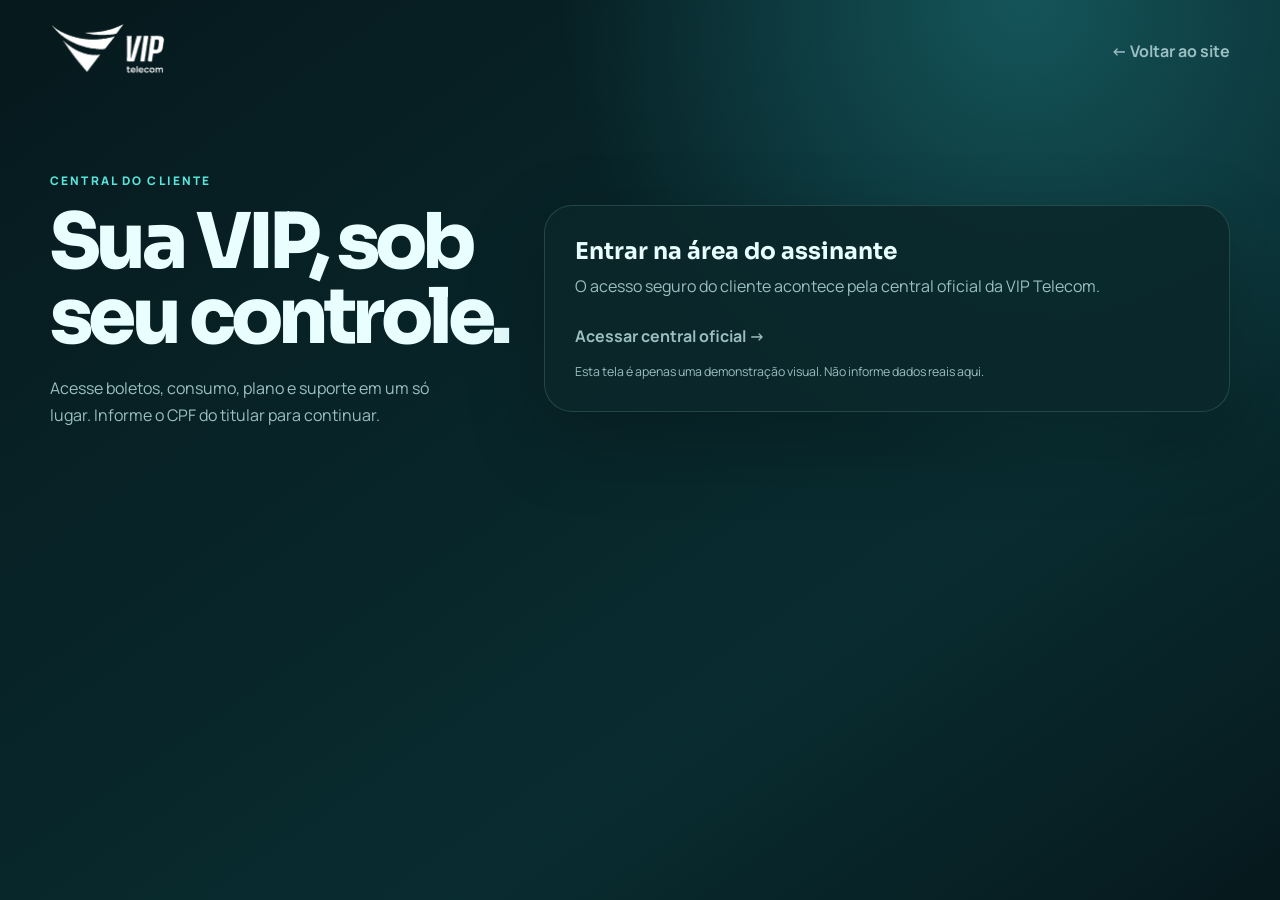
<file: area-do-assinante.html>
<!doctype html>
<html lang="pt-BR">
<head>
  <meta charset="utf-8">
  <meta name="viewport" content="width=device-width, initial-scale=1">
  <title>Área do assinante | VIP Telecom</title>
  <link rel="preconnect" href="https://fonts.googleapis.com">
  <link rel="preconnect" href="https://fonts.gstatic.com" crossorigin>
  <link href="https://fonts.googleapis.com/css2?family=Manrope:wght@400;500;600;700;800&family=Sora:wght@600;700;800&display=swap" rel="stylesheet">
  <style>
    :root{--ink:#e9ffff;--muted:#9bbfc1;--bg:#06191d;--panel:#0b272b;--line:rgba(177,246,241,.15);--teal:#58e5db;--lime:#b8ff5c;--max:1180px}*{box-sizing:border-box}body{margin:0;background:radial-gradient(circle at 80% 0,#14555a 0,transparent 34%),linear-gradient(145deg,#06191d,#092c30 68%,#06191d);color:var(--ink);font-family:Manrope,sans-serif;min-height:100vh}.wrap{width:min(calc(100% - 32px),var(--max));margin:auto}.top{padding:22px 0}.top-inner{display:flex;align-items:center;justify-content:space-between}.logo{width:116px}.back{color:var(--muted);font-weight:700;text-decoration:none}.main{display:grid;grid-template-columns:.8fr 1.2fr;gap:36px;align-items:center;padding:70px 0 100px}.tag{color:var(--teal);letter-spacing:.18em;text-transform:uppercase;font-size:.74rem;font-weight:800}.intro h1{font:800 clamp(2.6rem,6vw,5.2rem)/.98 Sora,sans-serif;letter-spacing:-.06em;margin:16px 0 20px;max-width:8ch}.intro p{color:var(--muted);line-height:1.7;max-width:42ch}.login,.dashboard{background:rgba(11,39,43,.86);border:1px solid var(--line);border-radius:28px;box-shadow:0 28px 80px rgba(0,0,0,.22);padding:30px}.login h2{font:700 1.45rem Sora,sans-serif;margin:0 0 8px}.login p{color:var(--muted);margin:0 0 26px;line-height:1.55}.field{display:grid;gap:8px;margin-bottom:16px}.field label{font-size:.82rem;font-weight:800}.field input{width:100%;padding:15px 16px;border:1px solid var(--line);border-radius:12px;background:#06191d;color:var(--ink);font:inherit;outline:none}.field input:focus{border-color:var(--teal);box-shadow:0 0 0 3px rgba(88,229,219,.12)}button{width:100%;border:0;border-radius:12px;padding:15px;background:linear-gradient(135deg,var(--lime),#65dfb0);color:#09201d;font:800 1rem Manrope;cursor:pointer}.hint{font-size:.77rem!important;margin:15px 0 0!important}.dashboard{display:none}.dashboard.active{display:block}.dash-head{display:flex;justify-content:space-between;gap:20px;align-items:start;margin-bottom:24px}.dash-head h2{font:700 1.35rem Sora;margin:5px 0}.dash-head p{color:var(--muted);margin:0}.status{color:var(--lime);font-size:.78rem;font-weight:800}.cards{display:grid;grid-template-columns:repeat(3,1fr);gap:12px}.card{padding:18px;border:1px solid var(--line);border-radius:18px;background:rgba(255,255,255,.035)}.card small{display:block;color:var(--muted);margin-bottom:10px}.card strong{font:700 1.2rem Sora}.wide{grid-column:span 2}.bar{height:9px;border-radius:9px;background:#173d3e;overflow:hidden;margin-top:16px}.bar i{display:block;width:68%;height:100%;background:linear-gradient(90deg,var(--teal),var(--lime));border-radius:inherit}.quick{display:grid;gap:10px;margin-top:14px}.quick a{padding:13px 14px;border:1px solid var(--line);border-radius:12px;text-decoration:none;color:var(--ink);font-weight:700}.quick a:hover{border-color:var(--teal)}.apps{display:flex;flex-wrap:wrap;gap:8px}.app{padding:8px 10px;border-radius:9px;color:#aef7e6;background:rgba(88,229,219,.1);font-size:.78rem;font-weight:800}.app.warn{color:#ffd88a;background:rgba(255,193,93,.1)}.note{margin-top:20px;padding:13px 15px;border-left:2px solid var(--teal);color:var(--muted);font-size:.78rem;line-height:1.5}@media(max-width:800px){.main{grid-template-columns:1fr;padding:38px 0 60px}.intro h1{max-width:10ch}.cards{grid-template-columns:1fr 1fr}.wide{grid-column:span 2}}@media(max-width:480px){.wrap{width:min(calc(100% - 22px),var(--max))}.login,.dashboard{padding:22px;border-radius:22px}.cards{grid-template-columns:1fr}.wide{grid-column:auto}}
  </style>
</head>
<body>
  <header class="top"><div class="wrap top-inner"><a href="index.html"><img class="logo" src="assets/img/logo-vip-telecom-white.png" alt="VIP Telecom"></a><a class="back" href="index.html">← Voltar ao site</a></div></header>
  <main class="wrap main">
    <section class="intro"><div class="tag">Central do cliente</div><h1>Sua VIP, sob seu controle.</h1><p>Acesse boletos, consumo, plano e suporte em um só lugar. Informe o CPF do titular para continuar.</p></section>
    <section class="login" id="login"><h2>Entrar na área do assinante</h2><p>O acesso seguro do cliente acontece pela central oficial da VIP Telecom.</p><a class="back" href="https://agilitytelecomudp.com.br/central_assinante_web/login" target="_blank" rel="noopener noreferrer">Acessar central oficial →</a><p class="hint">Esta tela é apenas uma demonstração visual. Não informe dados reais aqui.</p></section>
    <section class="dashboard" id="dashboard" aria-live="polite"><div class="dash-head"><div><div class="status">● CONECTADO</div><h2>Olá, Marina Souza</h2><p>Contrato VIP-004821 · CPF final 42</p></div><span>⌄</span></div><div class="cards"><div class="card"><small>Plano atual</small><strong>VIP Fibra 600 Mega</strong></div><div class="card"><small>Próximo vencimento</small><strong>10/10/2026</strong></div><div class="card"><small>Status da conexão</small><strong style="color:var(--lime)">Estável</strong></div><div class="card wide"><small>Consumo de internet · ciclo atual</small><strong>68% utilizado</strong><div class="bar"><i></i></div></div><div class="card"><small>Dias conectado</small><strong>27 dias</strong></div><div class="card"><small>2ª via do boleto</small><div class="quick"><a href="#" onclick="alert('Aqui o PDF será baixado pelo IXC.');return false">Baixar boleto PDF ↓</a></div></div><div class="card wide"><small>Apps e serviços</small><div class="apps"><span class="app">WhatsApp normal</span><span class="app">Instagram normal</span><span class="app">YouTube normal</span><span class="app warn">Netflix instável</span></div></div></div><div class="note">Painel Downdetector: os indicadores acima devem ser alimentados por uma API de status autorizada ou por um serviço interno. Dados de cliente, consumo e boleto vêm do IXC via backend.</div></section>
  </main>
  <script>const form=document.querySelector('#cpf-form');const cpf=document.querySelector('#cpf');if(form&&cpf){cpf.addEventListener('input',e=>{let v=e.target.value.replace(/\D/g,'').slice(0,11);e.target.value=v.replace(/(\d{3})(\d)/,'$1.$2').replace(/(\d{3})(\d)/,'$1.$2').replace(/(\d{3})(\d{1,2})$/,'$1-$2')});form.addEventListener('submit',e=>{e.preventDefault();document.querySelector('#login').style.display='none';document.querySelector('#dashboard').classList.add('active')})}</script>
</body>
</html>
</file>
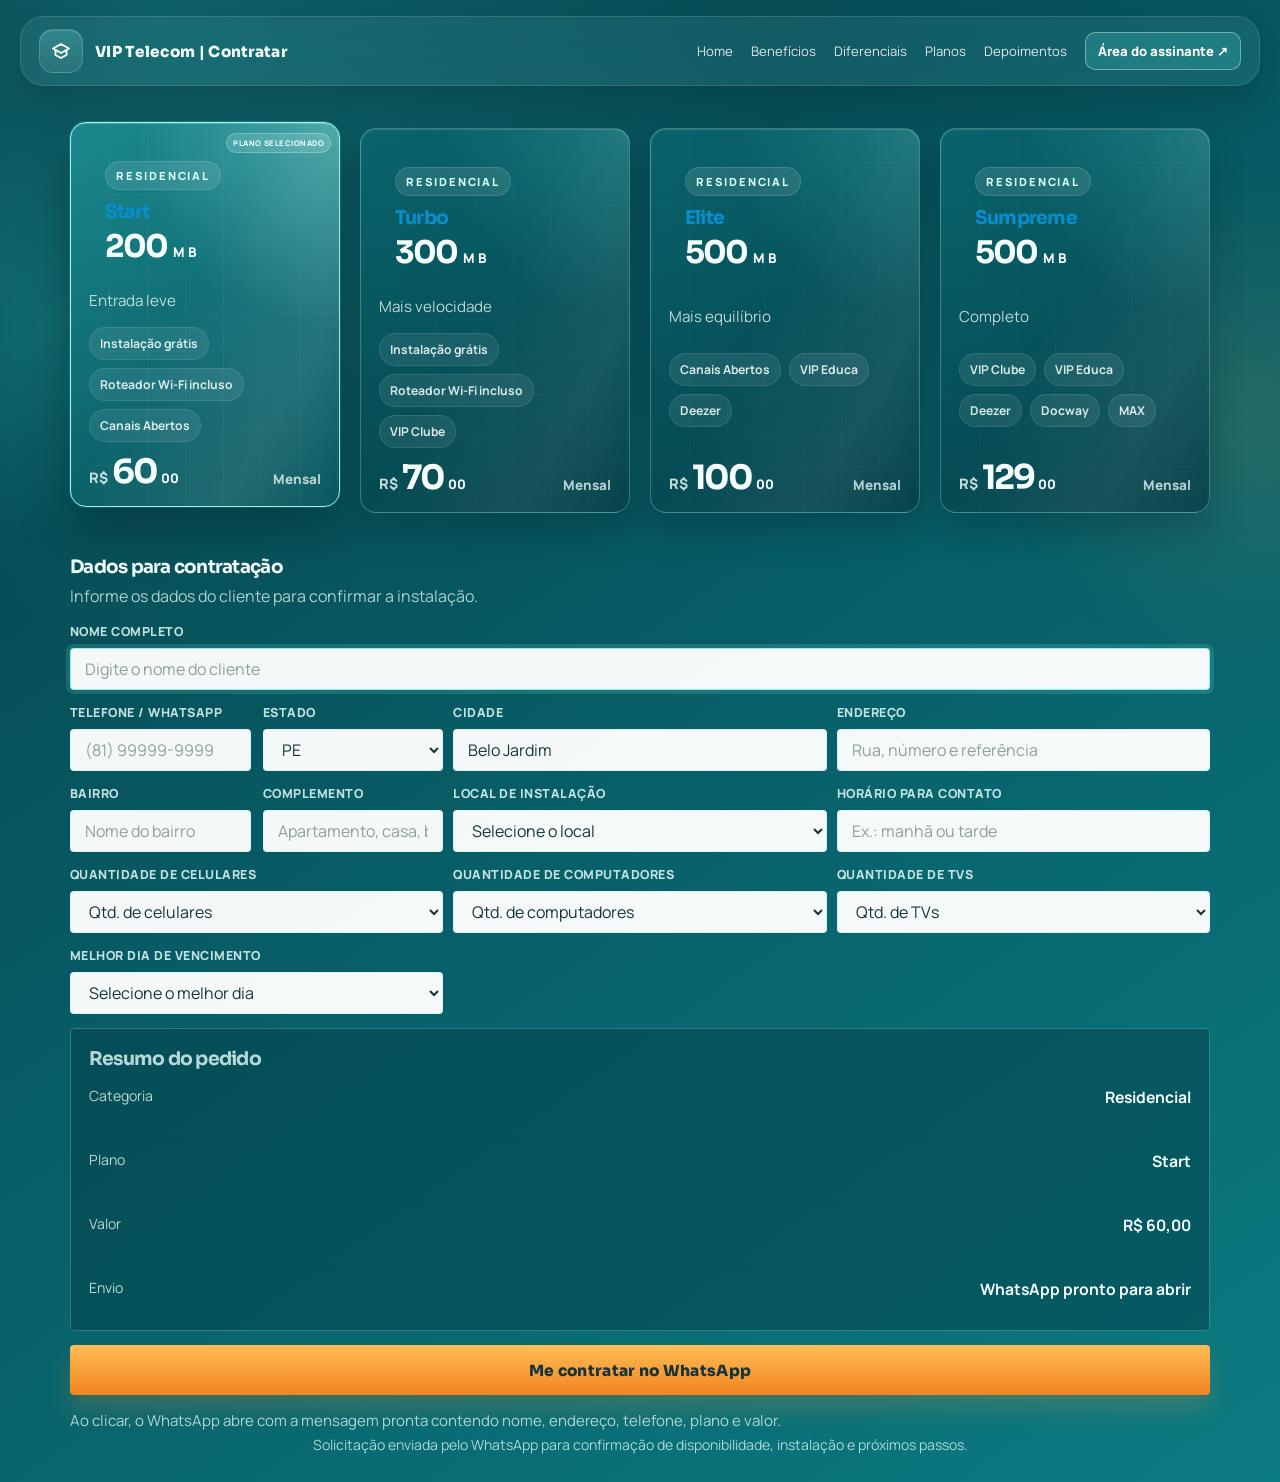
<file: contratar.html>
<!doctype html>
<html lang="pt-BR">
<head>
  <meta charset="UTF-8">
  <meta name="viewport" content="width=device-width, initial-scale=1.0">
  <title>Contratar plano | VIP Telecom</title>
  <meta name="description" content="Preencha seus dados, escolha o plano e envie a proposta pronta para o WhatsApp da VIP Telecom.">
  <link rel="preconnect" href="https://fonts.googleapis.com">
  <link rel="preconnect" href="https://fonts.gstatic.com" crossorigin>
  <link href="https://fonts.googleapis.com/css2?family=Manrope:wght@400;500;600;700;800&family=Sora:wght@600;700;800&display=swap" rel="stylesheet">
  <style>
    :root {
      --bg-0: #043f48;
      --bg-1: #095964;
      --bg-2: #0d7280;
      --surface: rgba(255, 255, 255, 0.08);
      --surface-strong: rgba(255, 255, 255, 0.96);
      --surface-soft: rgba(255, 255, 255, 0.14);
      --line: rgba(255, 255, 255, 0.14);
      --text: #f5fffd;
      --muted: rgba(245, 255, 253, 0.76);
      --ink: #113137;
      --accent: #7df0e6;
      --accent-2: #ffb64d;
      --accent-3: #7b8cff;
      --shadow: 0 28px 72px rgba(2, 26, 30, 0.34);
      --radius-xl: 34px;
      --radius-lg: 24px;
      --radius-md: 18px;
      --max-width: 1240px;
    }

    * { box-sizing: border-box; }
    html { scroll-behavior: smooth; }
    body {
      margin: 0;
      font-family: "Manrope", sans-serif;
      color: var(--text);
      min-height: 100vh;
      overflow-x: hidden;
      background:
        radial-gradient(circle at 14% 12%, rgba(125, 240, 230, 0.22), transparent 20%),
        radial-gradient(circle at 82% 16%, rgba(255, 182, 77, 0.18), transparent 20%),
        radial-gradient(circle at 82% 82%, rgba(123, 140, 255, 0.14), transparent 24%),
        linear-gradient(180deg, #04515c 0%, #083f48 46%, #072f36 100%);
    }

    body::before,
    body::after {
      content: "";
      position: fixed;
      pointer-events: none;
      border-radius: 999px;
      filter: blur(12px);
      opacity: 0.62;
      z-index: 0;
    }

    body::before {
      width: 320px;
      height: 320px;
      left: -120px;
      top: -100px;
      background: rgba(255, 255, 255, 0.12);
    }

    body::after {
      width: 260px;
      height: 260px;
      right: -80px;
      bottom: 100px;
      background: rgba(125, 240, 230, 0.12);
    }

    a {
      color: inherit;
      text-decoration: none;
    }

    button,
    input,
    select {
      font: inherit;
    }

    .shell {
      position: relative;
      z-index: 1;
      width: min(calc(100% - 32px), var(--max-width));
      margin: 0 auto;
    }

    .topbar {
      padding: 18px 0 10px;
    }

    .topbar-inner {
      display: flex;
      align-items: center;
      justify-content: space-between;
      gap: 16px;
      padding: 14px 18px;
      border-radius: 24px;
      background: rgba(255, 255, 255, 0.07);
      border: 1px solid rgba(255, 255, 255, 0.12);
      backdrop-filter: blur(18px) saturate(1.1);
      box-shadow: 0 18px 34px rgba(1, 20, 24, 0.18);
    }

    .brand {
      display: inline-flex;
      align-items: center;
      gap: 12px;
      min-width: 0;
      font-family: "Sora", sans-serif;
      font-size: 0.95rem;
      font-weight: 800;
      letter-spacing: 0.02em;
    }

    .brand-mark {
      width: 44px;
      height: 44px;
      display: inline-flex;
      align-items: center;
      justify-content: center;
      border-radius: 14px;
      background: linear-gradient(180deg, rgba(125, 240, 230, 0.24), rgba(255, 255, 255, 0.08));
      border: 1px solid rgba(255, 255, 255, 0.16);
      box-shadow: inset 0 1px 0 rgba(255, 255, 255, 0.14);
    }

    .brand-mark svg {
      width: 24px;
      height: 24px;
      fill: none;
      stroke: #ffffff;
      stroke-width: 1.9;
      stroke-linecap: round;
      stroke-linejoin: round;
    }

    .back-link {
      display: inline-flex;
      align-items: center;
      justify-content: center;
      gap: 10px;
      min-height: 42px;
      padding: 0 16px;
      border-radius: 999px;
      background: rgba(255, 255, 255, 0.09);
      border: 1px solid rgba(255, 255, 255, 0.12);
      font-size: 0.88rem;
      font-weight: 800;
      transition: transform 0.2s ease, background 0.2s ease;
    }

    .back-link:hover {
      transform: translateY(-1px);
      background: rgba(255, 255, 255, 0.14);
    }

    .hero {
      display: grid;
      grid-template-columns: minmax(0, 1.08fr) minmax(330px, 0.92fr);
      gap: 26px;
      align-items: stretch;
      padding: 12px 0 24px;
    }

    .hero-copy,
    .hero-spotlight,
    .panel {
      border-radius: var(--radius-xl);
      border: 1px solid rgba(255, 255, 255, 0.12);
      background: rgba(255, 255, 255, 0.07);
      box-shadow: var(--shadow);
      backdrop-filter: blur(18px) saturate(1.05);
    }

    /* Formulário direto: mantém a lógica de seleção, mas reduz a tela ao cadastro. */
    .hero {
      grid-template-columns: minmax(0, 1fr);
      margin-bottom: 20px;
    }

    .hero-spotlight {
      display: none;
    }

    .workspace {
      grid-template-columns: minmax(0, 1fr);
      max-width: 760px;
      margin: 0 auto;
    }

    .workspace > .panel:first-child {
      display: none;
    }

    .workspace > .panel:last-child {
      padding: 28px;
    }

    .hero-copy h1 {
      max-width: 18ch;
    }

    .hero-copy > p {
      max-width: 58ch;
    }

    .hero-copy {
      padding: 30px;
      display: grid;
      gap: 20px;
      overflow: hidden;
      position: relative;
    }

    .hero-copy::before {
      content: "";
      position: absolute;
      inset: auto -120px -120px auto;
      width: 280px;
      height: 280px;
      border-radius: 999px;
      background: radial-gradient(circle, rgba(255, 182, 77, 0.18), transparent 68%);
      pointer-events: none;
    }

    .eyebrow {
      width: fit-content;
      padding: 9px 16px;
      border-radius: 999px;
      background: rgba(255, 255, 255, 0.11);
      border: 1px solid rgba(255, 255, 255, 0.14);
      font-size: 0.74rem;
      font-weight: 900;
      letter-spacing: 0.14em;
      text-transform: uppercase;
      color: #d9fffb;
    }

    h1 {
      margin: 0;
      max-width: 11ch;
      font-family: "Sora", sans-serif;
      font-size: clamp(2.8rem, 5.5vw, 5rem);
      line-height: 0.94;
      letter-spacing: -0.06em;
      text-wrap: balance;
    }

    .hero-copy p {
      margin: 0;
      max-width: 58ch;
      font-size: clamp(1rem, 1.45vw, 1.14rem);
      line-height: 1.65;
      color: var(--muted);
    }

    .hero-meta {
      display: flex;
      flex-wrap: wrap;
      gap: 10px;
    }

    .meta-chip {
      display: inline-flex;
      align-items: center;
      gap: 8px;
      padding: 10px 14px;
      border-radius: 999px;
      background: rgba(255, 255, 255, 0.09);
      border: 1px solid rgba(255, 255, 255, 0.12);
      color: #effffb;
      font-size: 0.88rem;
      font-weight: 700;
    }

    .meta-chip strong {
      color: #ffffff;
      font-weight: 900;
    }

    .hero-spotlight {
      padding: 24px;
      display: grid;
      align-content: space-between;
      gap: 16px;
      overflow: hidden;
      position: relative;
    }

    .hero-spotlight::before,
    .hero-spotlight::after {
      content: "";
      position: absolute;
      border-radius: 999px;
      pointer-events: none;
    }

    .hero-spotlight::before {
      width: 220px;
      height: 220px;
      right: -70px;
      top: -80px;
      background: radial-gradient(circle, rgba(125, 240, 230, 0.22), transparent 68%);
    }

    .hero-spotlight::after {
      width: 180px;
      height: 180px;
      left: -60px;
      bottom: -70px;
      background: radial-gradient(circle, rgba(255, 182, 77, 0.18), transparent 68%);
    }

    .spotlight-head {
      display: grid;
      gap: 10px;
    }

    .spotlight-badge {
      width: fit-content;
      padding: 8px 12px;
      border-radius: 999px;
      background: rgba(255, 255, 255, 0.1);
      border: 1px solid rgba(255, 255, 255, 0.12);
      font-size: 0.72rem;
      font-weight: 900;
      letter-spacing: 0.16em;
      text-transform: uppercase;
      color: #dffcf8;
    }

    .spotlight-title {
      margin: 0;
      font-family: "Sora", sans-serif;
      font-size: clamp(1.35rem, 2.4vw, 2.15rem);
      line-height: 1.02;
      letter-spacing: -0.05em;
      text-wrap: balance;
    }

    .spotlight-copy {
      margin: 0;
      color: var(--muted);
      line-height: 1.6;
    }

    .spotlight-value {
      display: grid;
      gap: 8px;
      padding: 18px;
      border-radius: 24px;
      background: rgba(255, 255, 255, 0.92);
      color: var(--ink);
      box-shadow: 0 18px 34px rgba(1, 16, 18, 0.18);
    }

    .spotlight-value small {
      font-size: 0.8rem;
      font-weight: 800;
      letter-spacing: 0.08em;
      text-transform: uppercase;
      color: rgba(17, 49, 55, 0.68);
    }

    .spotlight-value strong {
      font-family: "Sora", sans-serif;
      font-size: clamp(2rem, 4vw, 3.4rem);
      line-height: 0.95;
      letter-spacing: -0.06em;
    }

    .spotlight-value span {
      color: rgba(17, 49, 55, 0.72);
      line-height: 1.5;
    }

    .workspace {
      display: grid;
      grid-template-columns: minmax(0, 1.14fr) minmax(320px, 0.86fr);
      gap: 22px;
      padding: 0 0 34px;
      align-items: start;
    }

    .panel {
      padding: 24px;
    }

    .panel + .panel {
      position: sticky;
      top: 16px;
    }

    .section-head {
      display: grid;
      gap: 8px;
      margin-bottom: 18px;
    }

    .section-head h2 {
      margin: 0;
      font-family: "Sora", sans-serif;
      font-size: clamp(1.28rem, 2vw, 1.8rem);
      line-height: 1.04;
      letter-spacing: -0.04em;
    }

    .section-head p {
      margin: 0;
      color: var(--muted);
      line-height: 1.6;
    }

    .category-grid {
      display: grid;
      grid-template-columns: repeat(4, minmax(0, 1fr));
      gap: 12px;
      margin-bottom: 18px;
    }

    .category-btn {
      appearance: none;
      border: 1px solid rgba(255, 255, 255, 0.12);
      background: rgba(255, 255, 255, 0.08);
      color: var(--text);
      padding: 15px 14px;
      border-radius: 22px;
      text-align: left;
      cursor: pointer;
      display: grid;
      gap: 10px;
      min-height: 120px;
      transition: transform 0.2s ease, background 0.2s ease, border-color 0.2s ease, box-shadow 0.2s ease;
    }

    .category-btn:hover {
      transform: translateY(-2px);
      background: rgba(255, 255, 255, 0.11);
      box-shadow: 0 14px 28px rgba(1, 18, 20, 0.2);
    }

    .category-btn.is-active {
      background: linear-gradient(180deg, rgba(255, 255, 255, 0.18), rgba(255, 255, 255, 0.1));
      border-color: rgba(125, 240, 230, 0.6);
      box-shadow: 0 18px 32px rgba(1, 18, 20, 0.28), inset 0 0 0 1px rgba(255, 255, 255, 0.12);
      transform: translateY(-1px);
    }

    .category-btn .icon {
      width: 50px;
      height: 50px;
      border-radius: 16px;
      display: inline-flex;
      align-items: center;
      justify-content: center;
      color: #fff;
      box-shadow: inset 0 1px 0 rgba(255, 255, 255, 0.2);
    }

    .category-btn svg,
    .plan-icon svg,
    .summary-emoji svg {
      width: 24px;
      height: 24px;
      fill: none;
      stroke: currentColor;
      stroke-width: 1.9;
      stroke-linecap: round;
      stroke-linejoin: round;
    }

    .category-btn strong {
      font-family: "Sora", sans-serif;
      font-size: 1rem;
      line-height: 1;
    }

    .category-btn span {
      color: rgba(245, 255, 253, 0.72);
      font-size: 0.85rem;
      line-height: 1.35;
    }

    .category-btn[data-category="residencial"] .icon { background: linear-gradient(180deg, #31c8c1, #0b7f87); }
    .category-btn[data-category="game"] .icon { background: linear-gradient(180deg, #8d65ff, #5f39db); }
    .category-btn[data-category="comercial"] .icon { background: linear-gradient(180deg, #25c3c7, #0f8e98); }
    .category-btn[data-category="empresarial"] .icon { background: linear-gradient(180deg, #ffb84f, #f07b14); }

    .plan-grid {
      display: grid;
      grid-template-columns: repeat(2, minmax(0, 1fr));
      gap: 12px;
    }

    .plan-card {
      appearance: none;
      border: 1px solid rgba(255, 255, 255, 0.12);
      background:
        linear-gradient(180deg, rgba(255, 255, 255, 0.1), rgba(255, 255, 255, 0.06));
      color: var(--text);
      border-radius: 24px;
      padding: 18px;
      text-align: left;
      cursor: pointer;
      display: grid;
      gap: 14px;
      min-height: 222px;
      transition: transform 0.2s ease, box-shadow 0.2s ease, border-color 0.2s ease, background 0.2s ease;
      position: relative;
      overflow: hidden;
    }

    .plan-card::before {
      content: "";
      position: absolute;
      inset: -1px;
      border-radius: inherit;
      background: linear-gradient(135deg, transparent, rgba(125, 240, 230, 0.08), transparent 70%);
      opacity: 0;
      transition: opacity 0.2s ease;
      pointer-events: none;
    }

    .plan-card:hover {
      transform: translateY(-2px);
      box-shadow: 0 18px 36px rgba(1, 16, 18, 0.24);
      border-color: rgba(255, 255, 255, 0.18);
    }

    .plan-card:hover::before,
    .plan-card.is-selected::before {
      opacity: 1;
    }

    .plan-card.is-selected {
      background:
        linear-gradient(180deg, rgba(255, 255, 255, 0.18), rgba(255, 255, 255, 0.08));
      border-color: rgba(125, 240, 230, 0.68);
      box-shadow: 0 20px 40px rgba(1, 16, 18, 0.28), inset 0 0 0 1px rgba(255, 255, 255, 0.12);
    }

    .plan-top {
      display: flex;
      justify-content: space-between;
      gap: 14px;
      align-items: start;
    }

    .plan-tag {
      width: fit-content;
      padding: 6px 10px;
      border-radius: 999px;
      background: rgba(255, 255, 255, 0.1);
      border: 1px solid rgba(255, 255, 255, 0.12);
      font-size: 0.7rem;
      font-weight: 900;
      letter-spacing: 0.16em;
      text-transform: uppercase;
      color: #d9fffb;
      margin-bottom: 10px;
    }

    .plan-name {
      margin: 0;
      font-family: "Sora", sans-serif;
      font-size: 1.18rem;
      letter-spacing: -0.04em;
    }

    .plan-speed {
      display: inline-flex;
      align-items: baseline;
      gap: 6px;
      margin-top: 8px;
    }

    .plan-speed strong {
      font-family: "Sora", sans-serif;
      font-size: 1.95rem;
      line-height: 1;
      letter-spacing: -0.06em;
    }

    .plan-speed span {
      font-size: 0.84rem;
      font-weight: 800;
      letter-spacing: 0.16em;
      text-transform: uppercase;
      color: rgba(245, 255, 253, 0.74);
    }

    .plan-price {
      display: flex;
      align-items: end;
      justify-content: space-between;
      gap: 12px;
      margin-top: auto;
    }

    .plan-price strong {
      font-family: "Sora", sans-serif;
      font-size: 2.1rem;
      line-height: 0.95;
      letter-spacing: -0.06em;
    }

    .plan-price .amount {
      display: inline-flex;
      align-items: baseline;
      gap: 4px;
      font-weight: 900;
    }

    .plan-price .amount small {
      font-size: 0.9rem;
      opacity: 0.8;
    }

    .plan-price .amount sup {
      top: -0.2em;
      font-size: 0.82rem;
      font-weight: 900;
    }

    .plan-price .period {
      font-size: 0.84rem;
      font-weight: 800;
      color: rgba(245, 255, 253, 0.74);
    }

    .plan-note {
      margin: 0;
      color: rgba(245, 255, 253, 0.76);
      line-height: 1.48;
      font-size: 0.95rem;
    }

    .plan-badges {
      display: flex;
      flex-wrap: wrap;
      gap: 8px;
    }

    .mini-badge {
      display: inline-flex;
      align-items: center;
      padding: 7px 10px;
      border-radius: 999px;
      background: rgba(255, 255, 255, 0.08);
      border: 1px solid rgba(255, 255, 255, 0.1);
      font-size: 0.76rem;
      font-weight: 700;
      color: rgba(245, 255, 253, 0.86);
    }

    .category-note {
      margin-top: 14px;
      padding: 14px 16px;
      border-radius: 18px;
      background: rgba(255, 255, 255, 0.08);
      border: 1px solid rgba(255, 255, 255, 0.1);
      color: rgba(245, 255, 253, 0.84);
      line-height: 1.55;
    }

    .form-grid {
      display: grid;
      gap: 14px;
    }

    .form-grid .double {
      display: grid;
      grid-template-columns: repeat(2, minmax(0, 1fr));
      gap: 12px;
    }

    .field {
      display: grid;
      gap: 8px;
    }

    .field label {
      font-size: 0.83rem;
      font-weight: 800;
      letter-spacing: 0.04em;
      color: rgba(245, 255, 253, 0.84);
      text-transform: uppercase;
    }

    .field input,
    .field select {
      width: 100%;
      min-height: 50px;
      padding: 0 14px;
      border-radius: 16px;
      border: 1px solid rgba(255, 255, 255, 0.12);
      background: rgba(255, 255, 255, 0.92);
      color: var(--ink);
      outline: none;
      transition: border-color 0.2s ease, box-shadow 0.2s ease, transform 0.2s ease;
    }

    .field input::placeholder {
      color: rgba(17, 49, 55, 0.45);
    }

    .field input:focus,
    .field select:focus {
      border-color: rgba(125, 240, 230, 0.82);
      box-shadow: 0 0 0 4px rgba(125, 240, 230, 0.16);
    }

    .summary-card {
      display: grid;
      gap: 16px;
      padding: 18px;
      border-radius: 24px;
      background: rgba(255, 255, 255, 0.95);
      color: var(--ink);
      box-shadow: 0 20px 40px rgba(1, 16, 18, 0.18);
    }

    .summary-card h3 {
      margin: 0;
      font-family: "Sora", sans-serif;
      font-size: 1.18rem;
      letter-spacing: -0.04em;
    }

    .summary-line {
      display: flex;
      justify-content: space-between;
      gap: 14px;
      align-items: start;
      padding: 12px 0;
      border-top: 1px solid rgba(17, 49, 55, 0.08);
    }

    .summary-line:first-of-type {
      border-top: 0;
      padding-top: 0;
    }

    .summary-line span {
      color: rgba(17, 49, 55, 0.62);
      font-size: 0.88rem;
    }

    .summary-line strong {
      text-align: right;
      font-size: 0.98rem;
      line-height: 1.45;
    }

    .summary-total {
      padding: 18px;
      border-radius: 20px;
      background: linear-gradient(180deg, #0b646e, #094b53);
      color: #fff;
      display: grid;
      gap: 8px;
    }

    .summary-total small {
      font-size: 0.75rem;
      font-weight: 900;
      letter-spacing: 0.14em;
      text-transform: uppercase;
      color: rgba(255, 255, 255, 0.74);
    }

    .summary-total strong {
      font-family: "Sora", sans-serif;
      font-size: clamp(2rem, 5vw, 3rem);
      line-height: 0.95;
      letter-spacing: -0.06em;
    }

    .summary-total span {
      color: rgba(255, 255, 255, 0.88);
      line-height: 1.55;
    }

    .submit-btn {
      appearance: none;
      border: 0;
      width: 100%;
      min-height: 56px;
      border-radius: 18px;
      background: linear-gradient(180deg, #ffbf57, #f48a19);
      color: #122226;
      font-family: "Sora", sans-serif;
      font-size: 0.96rem;
      font-weight: 900;
      letter-spacing: 0.02em;
      cursor: pointer;
      box-shadow: 0 16px 30px rgba(255, 191, 87, 0.28);
      transition: transform 0.2s ease, box-shadow 0.2s ease;
    }

    .submit-btn:hover {
      transform: translateY(-1px);
      box-shadow: 0 20px 36px rgba(255, 191, 87, 0.32);
    }

    .submit-note {
      margin: 0;
      color: rgba(245, 255, 253, 0.76);
      line-height: 1.55;
      font-size: 0.94rem;
    }

    .footer-note {
      padding: 2px 0 28px;
      text-align: center;
      color: rgba(245, 255, 253, 0.62);
      font-size: 0.88rem;
    }

    .hidden {
      display: none !important;
    }

    /* Layout objetivo: seleção de plano e formulário claro, direto e compacto. */
    body {
      background: #ffffff;
      color: #26343d;
    }

    .topbar {
      background: #ffffff;
      border-bottom: 1px solid #dbe3e8;
      box-shadow: none;
    }

    .topbar-inner {
      min-height: 72px;
    }

    .brand {
      color: #078fd0;
    }

    .brand-mark {
      background: #08a9e6;
      color: #ffffff;
    }

    .back-link {
      color: #078fd0;
      border: 1px solid #a9dced;
      background: #ffffff;
    }

    .hero {
      display: none;
    }

    .workspace {
      display: grid;
      grid-template-columns: minmax(0, 1fr);
      max-width: 1140px;
      padding: 30px 0 0;
    }

    .workspace > .panel:first-child {
      display: block;
      order: 1;
      padding: 0;
      background: transparent;
      border: 0;
      box-shadow: none;
      backdrop-filter: none;
    }

    .workspace > .panel:last-child {
      order: 2;
      padding: 0;
      background: transparent;
      border: 0;
      box-shadow: none;
      backdrop-filter: none;
    }

    .workspace > .panel:first-child .section-head,
    .category-grid,
    .category-note {
      display: none;
    }

    .plan-grid {
      display: grid;
      grid-template-columns: repeat(4, minmax(0, 1fr));
      gap: 28px;
      margin: 0 0 22px;
    }

    .plan-card {
      min-height: 170px;
      border: 1px solid #079fe0;
      border-radius: 6px;
      background: #ffffff;
      color: #078fd0;
      box-shadow: none;
      transform: none;
    }

    .plan-card.is-selected,
    .plan-card:hover {
      border-color: #078fd0;
      box-shadow: 0 5px 14px rgba(7, 143, 208, 0.12);
    }

    .plan-top {
      background: #ffffff !important;
      color: #078fd0 !important;
      padding: 20px 16px 14px;
    }

    .plan-label,
    .plan-speed strong,
    .plan-speed span,
    .plan-city,
    .plan-price,
    .plan-period {
      color: #078fd0 !important;
    }

    .plan-foot {
      background: #ffffff !important;
      padding: 0 16px 16px;
    }

    .plan-features,
    .plan-cta {
      display: none;
    }

    .plan-card.featured {
      border-color: #079fe0;
      box-shadow: none;
    }

    .plan-card.featured::after {
      content: "MAIS ESCOLHIDO";
      display: block;
      position: absolute;
      inset: 0 0 auto;
      padding: 5px;
      background: #08a9e6;
      color: #ffffff;
      text-align: center;
      font-size: 0.7rem;
      font-weight: 800;
      letter-spacing: 0.04em;
    }

    .section-head {
      margin: 0 0 14px;
    }

    .section-head h2 {
      color: #26343d;
      font-size: 1.15rem;
    }

    .section-head p,
    .submit-note,
    .footer-note {
      color: #82909a;
    }

    .form-grid {
      display: grid;
      grid-template-columns: repeat(3, minmax(0, 1fr));
      gap: 14px 10px;
    }

    .form-grid > .field:first-child,
    .summary-card,
    .summary-total,
    .submit-btn,
    .submit-note {
      grid-column: 1 / -1;
    }

    .double {
      display: contents;
    }

    .field label {
      color: #8b969e;
      font-size: 0.78rem;
    }

    .field input,
    .field select {
      min-height: 42px;
      border: 1px solid #d6e0e6;
      border-radius: 4px;
      background: #ffffff;
      color: #26343d;
      box-shadow: none;
    }

    .summary-card,
    .summary-total {
      border: 1px solid #d6e0e6;
      border-radius: 5px;
      background: #f9fbfc;
      color: #26343d;
      box-shadow: none;
    }

    .summary-total {
      display: none;
    }

    .submit-btn {
      min-height: 50px;
      border-radius: 4px;
      background: #08a9e6;
      color: #ffffff;
      box-shadow: none;
    }

    @media (max-width: 760px) {
      .plan-grid,
      .form-grid {
        grid-template-columns: 1fr;
      }

      .workspace > .panel:last-child {
        padding: 0;
      }
    }

    /* Identidade visual VIP Telecom aplicada ao formulário simplificado. */
    body {
      background:
        radial-gradient(circle at 12% 0%, rgba(36, 177, 180, 0.28), transparent 34%),
        linear-gradient(145deg, #063e47 0%, #075d66 48%, #0b7b82 100%);
      color: #f4fffe;
    }

    .topbar {
      background: rgba(4, 66, 75, 0.72);
      border-bottom: 1px solid rgba(174, 241, 235, 0.18);
      box-shadow: none;
    }

    .brand {
      color: #f4fffe;
    }

    .back-link {
      color: #f4fffe;
      border-color: rgba(174, 241, 235, 0.28);
      background: rgba(255, 255, 255, 0.08);
    }

    .topbar {
      padding: 16px 0 12px;
      background: transparent;
      border-bottom: 0;
    }

    .topbar-inner {
      min-height: 64px;
      padding: 12px 18px;
      border-radius: 24px;
      background: rgba(255, 255, 255, 0.07);
      border: 1px solid rgba(255, 255, 255, 0.12);
      backdrop-filter: blur(18px) saturate(1.1);
      box-shadow: 0 18px 34px rgba(1, 20, 24, 0.18);
    }

    .brand-mark {
      background: linear-gradient(180deg, rgba(125, 240, 230, 0.24), rgba(255, 255, 255, 0.08));
      border-color: rgba(255, 255, 255, 0.16);
    }

    .workspace > .panel:first-child,
    .workspace > .panel:last-child {
      color: #f4fffe;
    }

    .plan-card {
      min-height: 190px;
      border-color: rgba(166, 239, 233, 0.34);
      background: rgba(4, 68, 77, 0.68);
      color: #f4fffe;
      box-shadow: 0 14px 28px rgba(0, 31, 37, 0.18);
    }

    .plan-card.is-selected,
    .plan-card:hover {
      border-color: #74e3d9;
      box-shadow: 0 16px 32px rgba(0, 31, 37, 0.28);
    }

    .plan-top,
    .plan-foot {
      background: transparent !important;
    }

    .plan-label,
    .plan-speed strong,
    .plan-speed span,
    .plan-city,
    .plan-price,
    .plan-period {
      color: #f4fffe !important;
    }

    .plan-card.featured::after {
      background: #ff8b2b;
    }

    .section-head h2 {
      color: #f4fffe;
    }

    .section-head p,
    .submit-note,
    .footer-note {
      color: rgba(235, 255, 253, 0.72);
    }

    .field label {
      color: rgba(235, 255, 253, 0.82);
    }

    .field input,
    .field select {
      border-color: rgba(178, 232, 229, 0.42);
      background: rgba(255, 255, 255, 0.96);
      color: #17343a;
    }

    .summary-card {
      border-color: rgba(166, 239, 233, 0.28);
      background: rgba(4, 68, 77, 0.54);
      color: #f4fffe;
    }

    .summary-card h3,
    .summary-card .summary-line span {
      color: rgba(235, 255, 253, 0.78);
    }

    .summary-card .summary-line strong {
      color: #f4fffe;
    }

    .submit-btn {
      background: linear-gradient(180deg, #ffbd55, #f18420);
      color: #17343a;
      box-shadow: 0 14px 24px rgba(255, 157, 49, 0.2);
    }

    @media (max-width: 1100px) {
      .hero,
      .workspace {
        grid-template-columns: 1fr;
      }

      .panel + .panel {
        position: static;
      }
    }

    @media (max-width: 760px) {
      .shell {
        width: min(calc(100% - 20px), var(--max-width));
      }

      .topbar-inner {
        padding: 12px 14px;
      }

      .brand {
        font-size: 0.84rem;
      }

      .brand-mark {
        width: 38px;
        height: 38px;
      }

      .back-link {
        min-height: 38px;
        padding: 0 12px;
        font-size: 0.8rem;
      }

      .hero-copy,
      .hero-spotlight,
      .panel {
        padding: 20px;
        border-radius: 26px;
      }

      h1 {
        max-width: 10ch;
      }

      .category-grid,
      .plan-grid,
      .form-grid .double {
        grid-template-columns: 1fr;
      }

      .plan-card {
        min-height: 204px;
      }
    }

    /* Profundidade visual para os planos no tema VIP. */
    body::before,
    body::after {
      content: "";
      position: fixed;
      z-index: -1;
      pointer-events: none;
      border-radius: 50%;
      filter: blur(8px);
    }

    body::before {
      width: 460px;
      height: 460px;
      top: 96px;
      left: -190px;
      background: radial-gradient(circle, rgba(57, 224, 211, 0.25), transparent 67%);
    }

    body::after {
      width: 560px;
      height: 560px;
      top: 140px;
      right: -250px;
      background: radial-gradient(circle, rgba(255, 178, 76, 0.19), transparent 66%);
    }

    .plan-grid {
      gap: 20px;
      perspective: 1200px;
    }

    .plan-card {
      position: relative;
      overflow: hidden;
      isolation: isolate;
      border-radius: 16px;
      border-color: rgba(174, 241, 235, 0.30);
      background:
        radial-gradient(circle at 100% 0%, rgba(114, 238, 226, 0.20), transparent 40%),
        linear-gradient(155deg, rgba(10, 101, 110, 0.92), rgba(4, 63, 72, 0.92));
      box-shadow:
        0 18px 34px rgba(0, 28, 34, 0.26),
        inset 0 1px 0 rgba(255, 255, 255, 0.14);
      transition: transform 0.28s ease, box-shadow 0.28s ease, border-color 0.28s ease;
    }

    .plan-card::before {
      content: "";
      position: absolute;
      inset: 0;
      z-index: -1;
      background:
        linear-gradient(120deg, transparent 25%, rgba(255, 255, 255, 0.10) 45%, transparent 62%),
        linear-gradient(90deg, rgba(255, 255, 255, 0.035) 1px, transparent 1px),
        linear-gradient(rgba(255, 255, 255, 0.025) 1px, transparent 1px);
      background-size: 230% 100%, 38px 38px, 38px 38px;
      opacity: 0.72;
      transition: background-position 0.45s ease, opacity 0.28s ease;
    }

    .plan-card:hover {
      transform: translateY(-8px) rotateX(2deg);
      border-color: rgba(160, 255, 247, 0.82);
      box-shadow:
        0 28px 44px rgba(0, 26, 31, 0.35),
        0 0 0 1px rgba(109, 244, 232, 0.13),
        inset 0 1px 0 rgba(255, 255, 255, 0.18);
    }

    .plan-card:hover::before {
      background-position: 100% 0, 0 0, 0 0;
      opacity: 1;
    }

    .plan-card.is-selected {
      transform: translateY(-6px);
      border-color: #8df7ed;
      background:
        radial-gradient(circle at 100% 0%, rgba(176, 255, 245, 0.34), transparent 44%),
        linear-gradient(155deg, rgba(27, 137, 143, 0.98), rgba(6, 83, 91, 0.97));
      box-shadow:
        0 28px 48px rgba(0, 28, 34, 0.38),
        0 0 0 1px rgba(165, 255, 246, 0.16),
        inset 0 1px 0 rgba(255, 255, 255, 0.22);
    }

    .plan-card.is-selected::after {
      content: "PLANO SELECIONADO";
      position: absolute;
      top: 10px;
      right: 8px;
      bottom: auto;
      padding: 4px 6px;
      border-radius: 999px;
      background: rgba(222, 255, 251, 0.16);
      border: 1px solid rgba(222, 255, 251, 0.28);
      color: #efffff;
      font-size: 0.48rem;
      font-weight: 900;
      letter-spacing: 0.06em;
      white-space: nowrap;
    }

    .plan-card.featured::after {
      top: 14px;
      right: 14px;
      left: auto;
      bottom: auto;
      width: auto;
      padding: 7px 10px;
      border-radius: 999px;
      background: linear-gradient(135deg, #ffb953, #f68122);
      box-shadow: 0 8px 16px rgba(104, 46, 6, 0.24);
    }

    .plan-card.is-selected.featured::after {
      content: "MAIS ESCOLHIDO";
    }

    @media (max-width: 760px) {
      body::before { left: -290px; }
      body::after { right: -360px; }
      .plan-card:hover,
      .plan-card.is-selected { transform: translateY(-3px); }
    }
  </style>
</head>
<body>
  <header class="topbar">
    <div class="shell">
      <div class="topbar-inner">
        <div class="brand">
          <span class="brand-mark" aria-hidden="true">
            <svg viewBox="0 0 24 24">
              <path d="M4 9.5 12 5l8 4.5-8 4.5-8-4.5Z"></path>
              <path d="M6.5 11.1V16l5.5 3 5.5-3v-4.9"></path>
            </svg>
          </span>
          <span>VIP Telecom | Contratar</span>
        </div>
        <nav aria-label="Navegação principal" style="display:flex;align-items:center;gap:18px;flex-wrap:wrap;font-size:.82rem;color:rgba(255,255,255,.86)"><a href="index.html">Home</a><a href="index.html#beneficios">Benefícios</a><a href="index.html#solucoes">Diferenciais</a><a href="planos.html">Planos</a><a href="index.html#depoimentos">Depoimentos</a><a href="https://agilitytelecomudp.com.br/central_assinante_web/login" target="_blank" rel="noopener noreferrer" style="padding:9px 12px;border:1px solid rgba(216,247,246,.42);border-radius:10px;color:#fff;background:rgba(86,227,218,.2);font-weight:800">Área do assinante ↗</a></nav>
      </div>
    </div>
  </header>

  <main class="shell">
    <section class="hero">
      <div class="hero-copy">
        <div class="eyebrow">Etapa de contratação</div>
        <h1>Finalize sua contratação.</h1>
        <p>Preencha seus dados. Depois, enviaremos a solicitação pronta para o WhatsApp da VIP Telecom.</p>
        <div class="hero-meta">
          <span class="meta-chip">Cidade: <strong id="heroCity">Belo Jardim</strong></span>
          <span class="meta-chip">UF: <strong id="heroState">PE</strong></span>
          <span class="meta-chip">Categoria: <strong id="heroCategory">Residencial</strong></span>
          <span class="meta-chip">Valor: <strong id="heroValue">R$ 60,00</strong></span>
        </div>
      </div>
      <aside class="hero-spotlight">
        <div class="spotlight-head">
          <div class="spotlight-badge">Resumo rápido</div>
          <h2 class="spotlight-title" id="spotlightPlan">Plano Start</h2>
          <p class="spotlight-copy" id="spotlightCopy">Use a página para montar a proposta final com base no plano que você escolher.</p>
        </div>
        <div class="spotlight-value">
          <small>Valor mensal</small>
          <strong id="spotlightPrice">R$ 60,00</strong>
          <span id="spotlightSub">Plano residencial com envio direto para o WhatsApp.</span>
        </div>
      </aside>
    </section>

    <section class="workspace">
      <div class="panel">
        <div class="section-head">
          <h2>1. Escolha a categoria e o plano</h2>
          <p>Escolha uma categoria e confira os planos, velocidades e benefícios disponíveis.</p>
        </div>
        <div class="category-grid" id="categoryGrid"></div>
        <div class="plan-grid" id="planGrid" aria-label="Planos disponíveis"></div>
        <div class="category-note" id="categoryNote"></div>
      </div>

      <div class="panel">
        <div class="section-head">
          <h2>Dados para contratação</h2>
          <p>Informe os dados do cliente para confirmar a instalação.</p>
        </div>
        <form id="contractForm" class="form-grid" novalidate>
          <div class="field">
            <label for="nome">Nome completo</label>
            <input id="nome" name="nome" type="text" placeholder="Digite o nome do cliente" required>
          </div>
          <div class="double">
            <div class="field">
              <label for="telefone">Telefone / WhatsApp</label>
              <input id="telefone" name="telefone" type="tel" placeholder="(81) 99999-9999" required>
            </div>
            <div class="field">
              <label for="estado">Estado</label>
              <select id="estado" name="estado" required>
                <option value="PE">PE</option>
                <option value="PB">PB</option>
                <option value="AL">AL</option>
              </select>
            </div>
          </div>
          <div class="field">
            <label for="cidade">Cidade</label>
            <input id="cidade" name="cidade" type="text" placeholder="Belo Jardim" required>
          </div>
          <div class="field">
            <label for="endereco">Endereço</label>
            <input id="endereco" name="endereco" type="text" placeholder="Rua, número e referência" required>
          </div>
          <div class="double">
            <div class="field">
              <label for="bairro">Bairro</label>
              <input id="bairro" name="bairro" type="text" placeholder="Nome do bairro" required>
            </div>
            <div class="field">
              <label for="complemento">Complemento</label>
              <input id="complemento" name="complemento" type="text" placeholder="Apartamento, casa, bloco">
            </div>
          </div>
          <div class="field">
            <label for="local">Local de instalação</label>
            <select id="local" name="local" required>
              <option value="">Selecione o local</option>
              <option value="Casa">Casa</option>
              <option value="Apartamento">Apartamento</option>
              <option value="Comércio">Comércio</option>
            </select>
          </div>
          <div class="field">
            <label for="horario">Horário para contato</label>
            <input id="horario" name="horario" type="text" placeholder="Ex.: manhã ou tarde">
          </div>
          <div class="field">
            <label for="celulares">Quantidade de celulares</label>
            <select id="celulares" name="celulares">
              <option value="">Qtd. de celulares</option>
              <option>1</option><option>2</option><option>3</option><option>4 ou mais</option>
            </select>
          </div>
          <div class="field">
            <label for="computadores">Quantidade de computadores</label>
            <select id="computadores" name="computadores">
              <option value="">Qtd. de computadores</option>
              <option>1</option><option>2</option><option>3</option><option>4 ou mais</option>
            </select>
          </div>
          <div class="field">
            <label for="tvs">Quantidade de TVs</label>
            <select id="tvs" name="tvs">
              <option value="">Qtd. de TVs</option>
              <option>1</option><option>2</option><option>3</option><option>4 ou mais</option>
            </select>
          </div>
          <div class="field">
            <label for="vencimento">Melhor dia de vencimento</label>
            <select id="vencimento" name="vencimento" required>
              <option value="">Selecione o melhor dia</option>
              <option>05</option><option>10</option><option>15</option><option>20</option><option>25</option>
            </select>
          </div>

          <div class="summary-card" aria-live="polite">
            <h3>Resumo do pedido</h3>
            <div class="summary-line">
              <span>Categoria</span>
              <strong id="summaryCategory">Residencial</strong>
            </div>
            <div class="summary-line">
              <span>Plano</span>
              <strong id="summaryPlan">Start</strong>
            </div>
            <div class="summary-line">
              <span>Valor</span>
              <strong id="summaryValue">R$ 60,00</strong>
            </div>
            <div class="summary-line">
              <span>Envio</span>
              <strong>WhatsApp pronto para abrir</strong>
            </div>
          </div>

          <div class="summary-total">
            <small>Mensagem pronta</small>
            <strong id="summaryTotal">R$ 60,00</strong>
            <span id="summaryHint">Basta preencher os dados, escolher o plano e clicar em me contratar.</span>
          </div>

          <button class="submit-btn" type="submit">Me contratar no WhatsApp</button>
          <p class="submit-note">Ao clicar, o WhatsApp abre com a mensagem pronta contendo nome, endereço, telefone, plano e valor.</p>
        </form>
      </div>
    </section>

    <div class="footer-note">Solicitação enviada pelo WhatsApp para confirmação de disponibilidade, instalação e próximos passos.</div>
  </main>

  <script>
    const categoryMeta = {
      residencial: {
        label: "Residencial",
        note: "Planos aprovados para casa, com os valores e velocidades que já estavam certos.",
        accent: "linear-gradient(180deg, #31c8c1, #0b7f87)",
        icon: '<svg viewBox="0 0 24 24"><path d="M4 10.5 12 5l8 5.5"></path><path d="M6 10v8h12v-8"></path><path d="M10 18v-5h4v5"></path></svg>'
      },
      game: {
        label: "Game",
        note: "Plano para jogadores com foco em desempenho e baixa latência.",
        accent: "linear-gradient(180deg, #8d65ff, #5f39db)",
        icon: '<svg viewBox="0 0 24 24"><path d="M7 15h10"></path><path d="M9 12h.01"></path><path d="M15 12h.01"></path><path d="M6.5 8.5h11a3.5 3.5 0 0 1 0 7h-11a3.5 3.5 0 0 1 0-7Z"></path></svg>'
      },
      comercial: {
        label: "Comercial",
        note: "Planos para lojas, atendimento e rotina do comércio local.",
        accent: "linear-gradient(180deg, #25c3c7, #0f8e98)",
        icon: '<svg viewBox="0 0 24 24"><path d="M5 10h14"></path><path d="M6 10v8h12v-8"></path><path d="M7 6h10l1 4H6z"></path><path d="M10 14h4"></path></svg>'
      },
      empresarial: {
        label: "Empresarial",
        note: "Planos para equipes maiores, operação interna e prioridade ampliada.",
        accent: "linear-gradient(180deg, #ffb84f, #f07b14)",
        icon: '<svg viewBox="0 0 24 24"><path d="M5 19V5h14v14"></path><path d="M9 19v-5h6v5"></path><path d="M9 8h.01M12 8h.01M15 8h.01M9 11h.01M12 11h.01M15 11h.01"></path></svg>'
      }
    };

    const plansByCategory = {
      residencial: [
        { key: "start", name: "Start", speed: "200 MB", price: "60,00", tagline: "Entrada leve", details: ["Instalação grátis", "Roteador Wi-Fi incluso", "Canais Abertos"] },
        { key: "turbo", name: "Turbo", speed: "300 MB", price: "70,00", tagline: "Mais velocidade", details: ["Instalação grátis", "Roteador Wi-Fi incluso", "VIP Clube"] },
        { key: "elite", name: "Elite", speed: "500 MB", price: "100,00", tagline: "Mais equilíbrio", details: ["Canais Abertos", "VIP Educa", "Deezer"] },
        { key: "sumpreme", name: "Sumpreme", speed: "500 MB", price: "129,00", tagline: "Completo", details: ["VIP Clube", "VIP Educa", "Deezer", "Docway", "MAX"] }
      ],
      game: [
        { key: "game-elite", name: "VIP Gamer Elite", speed: "500 MB", price: "99,90", tagline: "Seu game sem lag", details: ["ExitLag", "HBO Max"] }
      ],
      comercial: [
        { key: "com-start", name: "Start Comercial", speed: "200 MB", price: "90,00", tagline: "Rotina leve", details: ["SLA 4h (suporte)", "Cabeamento de 20 m", "Velocidade de download e upload iguais"] },
        { key: "com-pro", name: "Turbo Comercial", speed: "300 MB", price: "100,00", tagline: "Atendimento estável", details: ["SLA 4h (suporte)", "Cabeamento de 20 m", "Velocidade de download e upload iguais"] },
        { key: "com-plus", name: "Elite Comercial", speed: "500 MB", price: "130,00", tagline: "Mais folga", details: ["SLA 4h (suporte)", "Cabeamento de 20 m", "Velocidade de download e upload iguais"] },
        { key: "com-max", name: "Supreme Comercial", speed: "500 MB", price: "160,00", tagline: "Operação completa", details: ["SLA 4h (suporte)", "IP de gerenciamento", "M. de endereço", "Cabeamento de 20 m", "Velocidade de download e upload iguais"] }
      ],
      empresarial: [
        { key: "emp-start", name: "Empresarial Start", speed: "400 MB", price: "139,90", tagline: "Filial enxuta", details: ["Instalação grátis", "Roteador Wi-Fi incluso", "Canais Abertos", "Suporte Premium", "VIP Clube", "Vip Educa", "Deezer"] },
        { key: "emp-pro", name: "Empresarial Pro", speed: "600 MB", price: "179,90", tagline: "Rede equilibrada", details: ["Instalação grátis", "Roteador Wi-Fi 6", "Canais Abertos", "Suporte Premium", "VIP Clube", "Vip Educa", "Deezer", "Looke"] },
        { key: "emp-premium", name: "Empresarial Premium", speed: "800 MB", price: "219,90", tagline: "Prioridade ampliada", details: ["Instalação grátis", "Roteador Wi-Fi 6", "Canais Abertos", "Suporte Premium", "VIP Clube", "Vip Educa", "Deezer", "Docway", "MAX"] },
        { key: "emp-max", name: "Empresarial Max", speed: "1000 MB", price: "269,90", tagline: "Alta demanda", details: ["Instalação grátis", "Roteador Wi-Fi 6", "Canais Abertos", "Suporte Premium", "VIP Clube", "Vip Educa", "Deezer", "Docway", "MAX"] }
      ]
    };

    const categoryOrder = ["residencial", "game", "comercial", "empresarial"];
    const categoryGrid = document.getElementById("categoryGrid");
    const planGrid = document.getElementById("planGrid");
    const categoryNote = document.getElementById("categoryNote");
    const contractForm = document.getElementById("contractForm");
    const estadoInput = document.getElementById("estado");
    const cidadeInput = document.getElementById("cidade");
    const heroCity = document.getElementById("heroCity");
    const heroState = document.getElementById("heroState");
    const heroCategory = document.getElementById("heroCategory");
    const heroValue = document.getElementById("heroValue");
    const spotlightPlan = document.getElementById("spotlightPlan");
    const spotlightCopy = document.getElementById("spotlightCopy");
    const spotlightPrice = document.getElementById("spotlightPrice");
    const spotlightSub = document.getElementById("spotlightSub");
    const summaryCategory = document.getElementById("summaryCategory");
    const summaryPlan = document.getElementById("summaryPlan");
    const summaryValue = document.getElementById("summaryValue");
    const summaryTotal = document.getElementById("summaryTotal");
    const summaryHint = document.getElementById("summaryHint");

    const urlParams = new URLSearchParams(window.location.search);
    const normalizeCategory = (value) => {
      const category = String(value || "residencial").toLowerCase();
      return plansByCategory[category] ? category : "residencial";
    };
    const normalizePlanKey = (category, value) => {
      const key = String(value || "").toLowerCase();
      if (category === "residencial" && key === "supreme") return "sumpreme";
      return key;
    };

    let selectedCategory = normalizeCategory(urlParams.get("categoria"));
    let selectedPlanByCategory = Object.fromEntries(categoryOrder.map((category) => [category, plansByCategory[category][0].key]));

    const presetPlan = normalizePlanKey(selectedCategory, urlParams.get("plano"));
    if (plansByCategory[selectedCategory].some((plan) => plan.key === presetPlan)) {
      selectedPlanByCategory[selectedCategory] = presetPlan;
    }

    const planLookup = Object.fromEntries(
      Object.entries(plansByCategory).flatMap(([category, plans]) => plans.map((plan) => [`${category}:${plan.key}`, plan]))
    );

    function moneyLabel(value) {
      return `R$ ${value}`;
    }

    function getSelectedPlan() {
      const plans = plansByCategory[selectedCategory];
      const selectedKey = selectedPlanByCategory[selectedCategory];
      return plans.find((plan) => plan.key === selectedKey) || plans[0];
    }

    function renderCategoryButtons() {
      categoryGrid.innerHTML = categoryOrder.map((category) => {
        const meta = categoryMeta[category];
        const active = category === selectedCategory ? " is-active" : "";
        return `
          <button type="button" class="category-btn${active}" data-category="${category}">
            <span class="icon" aria-hidden="true">${meta.icon}</span>
            <strong>${meta.label}</strong>
            <span>${meta.note}</span>
          </button>
        `;
      }).join("");
    }

    function renderPlans() {
      const plans = plansByCategory[selectedCategory];
      const selectedKey = selectedPlanByCategory[selectedCategory];
      if (!plans.some((plan) => plan.key === selectedKey)) {
        selectedPlanByCategory[selectedCategory] = plans[0].key;
      }
      const currentPlan = getSelectedPlan();

      planGrid.innerHTML = plans.map((plan) => {
        const isSelected = plan.key === selectedPlanByCategory[selectedCategory] ? " is-selected" : "";
        const provisional = selectedCategory === "residencial" ? "" : '<span class="mini-badge">Modelo provisório</span>';
        return `
          <button type="button" class="plan-card${isSelected}" data-plan="${plan.key}">
            <div class="plan-top">
              <div>
                <div class="plan-tag">${categoryMeta[selectedCategory].label}</div>
                <h3 class="plan-name">${plan.name}</h3>
                <div class="plan-speed"><strong>${plan.speed.replace(" MB", "")}</strong><span>MB</span></div>
              </div>
              ${provisional}
            </div>
            <p class="plan-note">${plan.tagline}</p>
            <div class="plan-badges">
              ${plan.details.map((item) => `<span class="mini-badge">${item}</span>`).join("")}
            </div>
            ${selectedCategory !== "empresarial" ? `<div class="plan-price">
              <div>
                <div class="amount"><small>R$</small><strong>${plan.price.split(",")[0]}</strong><sup>${plan.price.split(",")[1] || "00"}</sup></div>
              </div>
              <div class="period">Mensal</div>
            </div>` : ""}
          </button>
        `;
      }).join("");

      const meta = categoryMeta[selectedCategory];
      categoryNote.textContent = meta.note;
      heroCategory.textContent = meta.label;
      heroValue.textContent = moneyLabel(currentPlan.price);
      heroState.textContent = estadoInput.value;
      heroCity.textContent = cidadeInput.value || "Belo Jardim";
      spotlightPlan.textContent = `Plano ${currentPlan.name}`;
      spotlightCopy.textContent = `Você está montando a proposta ${meta.label.toLowerCase()} com o valor de ${moneyLabel(currentPlan.price)}.`;
      spotlightPrice.textContent = moneyLabel(currentPlan.price);
      spotlightSub.textContent = `${meta.label} pronto para envio no WhatsApp.`;
      summaryCategory.textContent = meta.label;
      summaryPlan.textContent = currentPlan.name;
      summaryValue.textContent = moneyLabel(currentPlan.price);
      summaryTotal.textContent = moneyLabel(currentPlan.price);
      summaryHint.textContent = `Mensagem pronta para o plano ${currentPlan.name} em ${cidadeInput.value || "sua cidade"}.`;
      renderCategoryButtons();
    }

    function setCategory(category) {
      if (!plansByCategory[category] || category === selectedCategory) return;
      selectedCategory = category;
      renderPlans();
    }

    function setPlan(planKey) {
      selectedPlanByCategory[selectedCategory] = planKey;
      renderPlans();
    }

    function buildWhatsAppMessage() {
      const plan = getSelectedPlan();
      const values = {
        nome: document.getElementById("nome").value.trim(),
        telefone: document.getElementById("telefone").value.trim(),
        endereco: document.getElementById("endereco").value.trim(),
        bairro: document.getElementById("bairro").value.trim(),
        cidade: cidadeInput.value.trim(),
        estado: estadoInput.value.trim(),
        complemento: document.getElementById("complemento").value.trim(),
        local: document.getElementById("local").value,
        horario: document.getElementById("horario").value.trim(),
        celulares: document.getElementById("celulares").value,
        computadores: document.getElementById("computadores").value,
        tvs: document.getElementById("tvs").value,
        vencimento: document.getElementById("vencimento").value
      };

      const lines = [
        "Olá, quero contratar o plano VIP Telecom.",
        `Categoria: ${categoryMeta[selectedCategory].label}`,
        `Plano: ${plan.name} - ${plan.speed} - ${moneyLabel(plan.price)}`,
        `Nome: ${values.nome}`,
        `Telefone: ${values.telefone}`,
        `Endereço: ${values.endereco}`,
        `Bairro: ${values.bairro}`,
        `Cidade/UF: ${values.cidade}/${values.estado}`
      ];

      if (values.complemento) {
        lines.push(`Complemento: ${values.complemento}`);
      }

      lines.push(`Local de instalaÃ§Ã£o: ${values.local}`);
      if (values.horario) lines.push(`HorÃ¡rio para contato: ${values.horario}`);
      if (values.celulares) lines.push(`Celulares: ${values.celulares}`);
      if (values.computadores) lines.push(`Computadores: ${values.computadores}`);
      if (values.tvs) lines.push(`TVs: ${values.tvs}`);
      lines.push(`Melhor dia de vencimento: ${values.vencimento}`);

      return lines.join("\n");
    }

    function buildWhatsAppUrl() {
      const message = buildWhatsAppMessage();
      return `https://wa.me/558002009056?text=${encodeURIComponent(message)}`;
    }

    categoryGrid.addEventListener("click", (event) => {
      const button = event.target.closest("[data-category]");
      if (!button) return;
      setCategory(button.dataset.category);
    });

    planGrid.addEventListener("click", (event) => {
      const button = event.target.closest("[data-plan]");
      if (!button) return;
      setPlan(button.dataset.plan);
    });

    ["input", "change"].forEach((type) => {
      contractForm.addEventListener(type, () => {
        heroState.textContent = estadoInput.value || "PE";
        heroCity.textContent = cidadeInput.value || "Belo Jardim";
        renderPlans();
      });
    });

    contractForm.addEventListener("submit", (event) => {
      event.preventDefault();
      if (!contractForm.checkValidity()) {
        contractForm.reportValidity();
        return;
      }
      const url = buildWhatsAppUrl();
      window.open(url, "_blank", "noopener,noreferrer");
    });

    document.getElementById("nome").value = urlParams.get("nome") || "";
    document.getElementById("telefone").value = urlParams.get("telefone") || "";
    document.getElementById("endereco").value = urlParams.get("endereco") || "";
    document.getElementById("bairro").value = urlParams.get("bairro") || "";
    document.getElementById("complemento").value = urlParams.get("complemento") || "";
    document.getElementById("local").value = urlParams.get("local") || "";
    document.getElementById("horario").value = urlParams.get("horario") || "";
    document.getElementById("celulares").value = urlParams.get("celulares") || "";
    document.getElementById("computadores").value = urlParams.get("computadores") || "";
    document.getElementById("tvs").value = urlParams.get("tvs") || "";
    document.getElementById("vencimento").value = urlParams.get("vencimento") || "";
    estadoInput.value = (urlParams.get("estado") || "PE").toUpperCase();
    cidadeInput.value = urlParams.get("cidade") || "Belo Jardim";

    renderPlans();

    const firstState = document.getElementById("nome").value;
    if (!firstState) {
      document.getElementById("nome").focus();
    }
  </script>
</body>
</html>
</file>
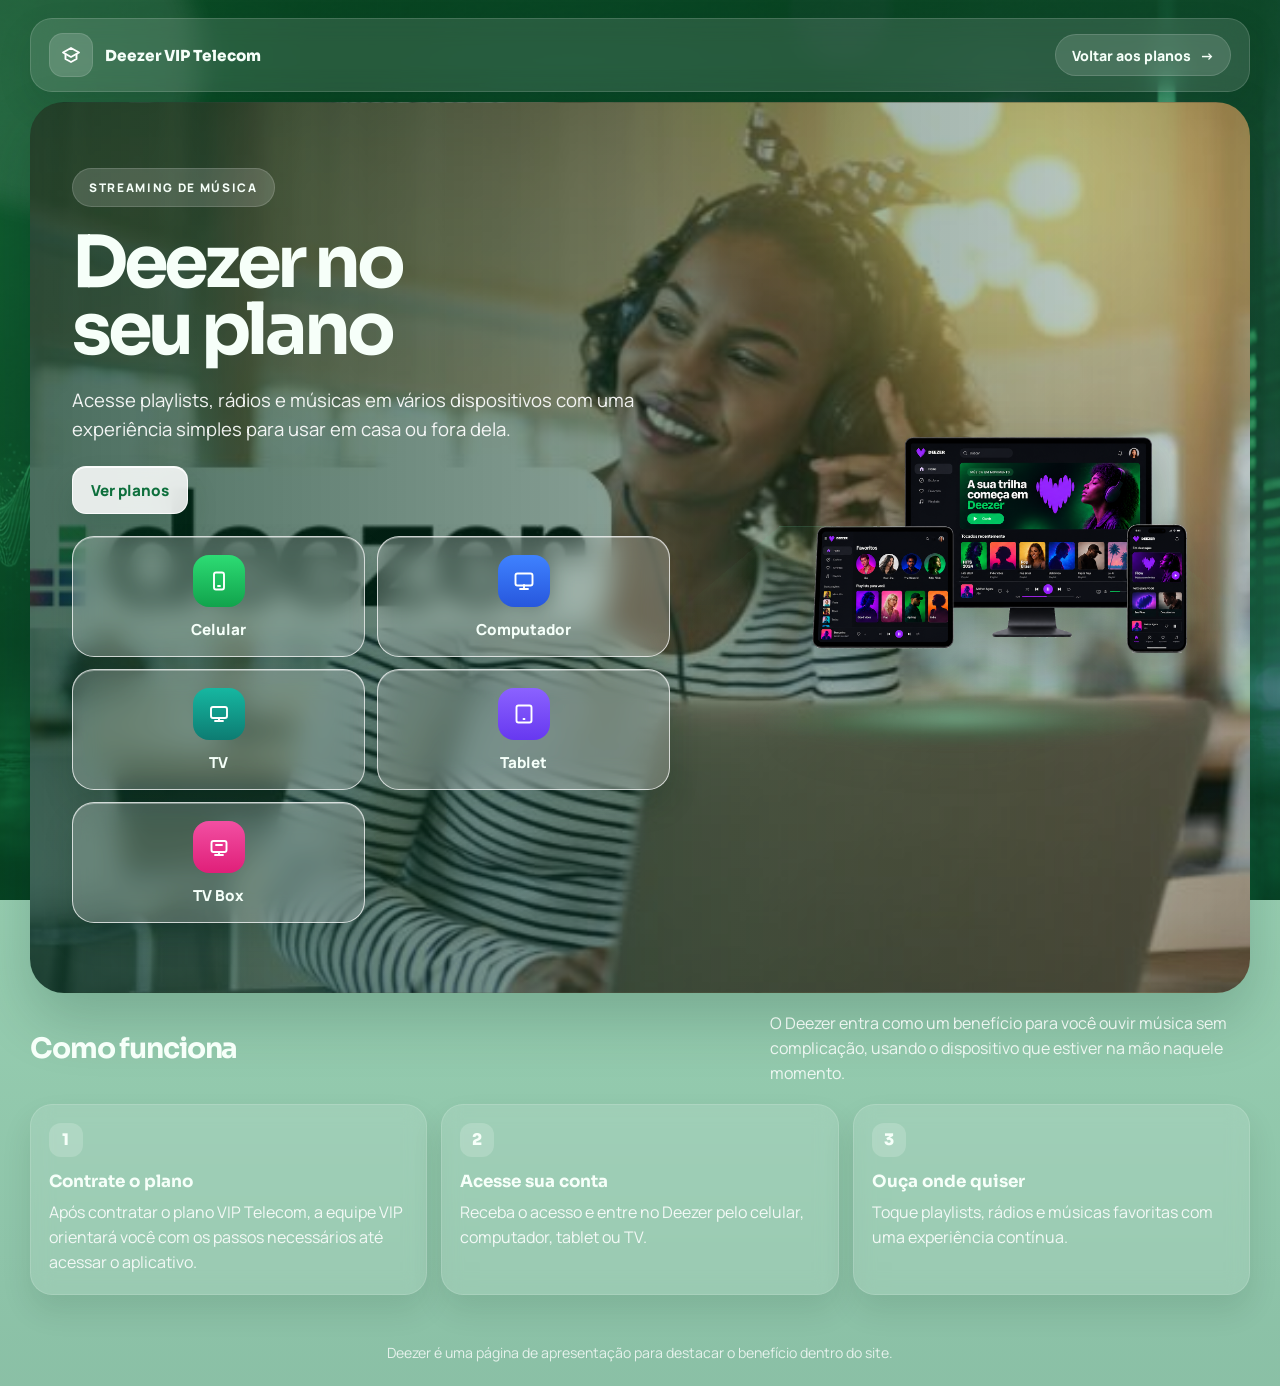
<file: deezer.html>
<!doctype html>
<html lang="pt-BR">
<head>
  <meta charset="UTF-8">
  <meta name="viewport" content="width=device-width, initial-scale=1.0">
  <title>Deezer | Música em todos os dispositivos</title>
  <meta name="description" content="Veja como funciona o Deezer dentro do plano VIP Telecom e escute música em vários dispositivos.">
  <link rel="preconnect" href="https://fonts.googleapis.com">
  <link rel="preconnect" href="https://fonts.gstatic.com" crossorigin>
  <link href="https://fonts.googleapis.com/css2?family=Manrope:wght@400;500;600;700;800&family=Sora:wght@600;700;800&display=swap" rel="stylesheet">
  <style>
    :root {
      --bg-a: #18c45f;
      --bg-b: #0b7b44;
      --bg-c: #071d16;
      --text: #f6fff9;
      --panel: rgba(255, 255, 255, 0.92);
      --ink: #10251d;
      --line: rgba(255, 255, 255, 0.14);
      --shadow: 0 28px 68px rgba(4, 51, 31, 0.24);
      --radius-xl: 34px;
      --radius-lg: 26px;
      --radius-md: 18px;
      --max-width: 1220px;
    }
    * { box-sizing: border-box; }
    html { scroll-behavior: smooth; }
    body {
      margin: 0;
      font-family: "Manrope", sans-serif;
      color: var(--text);
      background:
        linear-gradient(180deg, rgba(24, 196, 95, 0.34), rgba(11, 123, 68, 0.48)),
        url("assets/img/deezer-music-ambient.png") center / cover fixed,
        radial-gradient(circle at 14% 16%, rgba(255, 255, 255, 0.18), transparent 18%),
        radial-gradient(circle at 88% 14%, rgba(120, 255, 194, 0.2), transparent 20%),
        linear-gradient(180deg, var(--bg-a), #0da854 42%, var(--bg-b) 100%);
      overflow-x: hidden;
      min-height: 100vh;
    }
    body::before,
    body::after {
      content: "";
      position: fixed;
      pointer-events: none;
      border-radius: 999px;
      filter: blur(12px);
      opacity: 0.65;
    }
    body::before { width: 300px; height: 300px; left: -100px; top: -90px; background: rgba(255,255,255,0.16); }
    body::after { width: 240px; height: 240px; right: -90px; bottom: 120px; background: rgba(72,255,182,0.15); }
    a { color: inherit; text-decoration: none; }
    .shell { width: min(calc(100% - 32px), var(--max-width)); margin: 0 auto; position: relative; z-index: 1; }
    .topbar { padding: 18px 0 10px; }
    .topbar-inner {
      display: flex; align-items: center; justify-content: space-between; gap: 16px;
      padding: 14px 18px; border: 1px solid var(--line); border-radius: 22px;
      background: rgba(255,255,255,0.12); backdrop-filter: blur(12px); box-shadow: 0 14px 34px rgba(4, 51, 31, 0.12);
    }
    .brand { display: inline-flex; align-items: center; gap: 12px; font-family: "Sora", sans-serif; font-weight: 800; font-size: 0.95rem; }
    .brand-mark {
      width: 44px; height: 44px; display: inline-flex; align-items: center; justify-content: center;
      border-radius: 14px; background: rgba(255,255,255,0.16); border: 1px solid rgba(255,255,255,0.12);
    }
    .brand-mark svg { width: 24px; height: 24px; fill: none; stroke: #fff; stroke-width: 1.9; stroke-linecap: round; stroke-linejoin: round; }
    .back-link {
      display: inline-flex; align-items: center; gap: 9px; min-height: 42px; padding: 0 16px;
      border-radius: 999px; background: rgba(255,255,255,0.14); border: 1px solid rgba(255,255,255,0.14);
      font-size: 0.88rem; font-weight: 800; transition: transform 0.2s ease, background 0.2s ease;
    }
    .back-link:hover { transform: translateY(-1px); background: rgba(255,255,255,0.2); }
    .hero {
      display: grid;
      grid-template-columns: minmax(0, 1.08fr) minmax(340px, 0.92fr);
      gap: 28px;
      align-items: center;
      min-height: 650px;
      padding: 54px 42px 58px;
      border-radius: 34px;
      overflow: hidden;
      background:
        linear-gradient(90deg, rgba(4, 53, 32, 0.72), rgba(4, 53, 32, 0.22)),
        url("assets/img/deezer-listening-background.jpg") center / cover;
      box-shadow: 0 26px 60px rgba(2, 39, 27, 0.2);
    }
    .hero-copy { display: grid; gap: 22px; padding: 12px 0; }
    .eyebrow {
      width: fit-content; padding: 10px 16px; border-radius: 999px; background: rgba(255,255,255,0.16);
      border: 1px solid rgba(255,255,255,0.14); font-size: 0.74rem; font-weight: 900; letter-spacing: 0.14em; text-transform: uppercase;
    }
    h1 {
      margin: 0; max-width: 12ch; font-family: "Sora", sans-serif; font-size: clamp(3rem, 5.6vw, 5.2rem);
      line-height: 0.94; letter-spacing: -0.06em; text-wrap: balance;
    }
    .hero-copy p { margin: 0; max-width: 54ch; font-size: clamp(1rem, 1.55vw, 1.16rem); line-height: 1.58; color: rgba(255,255,255,0.92); }
    .cta-row { display: flex; flex-wrap: wrap; gap: 12px; }
    .cta {
      display: inline-flex; align-items: center; justify-content: center; min-height: 48px; padding: 0 18px;
      border-radius: 14px; font-size: 0.95rem; font-weight: 900; transition: transform 0.2s ease, box-shadow 0.2s ease;
    }
    .cta.primary {
      background: rgba(255, 255, 255, 0.86);
      border: 1px solid rgba(255, 255, 255, 0.82);
      color: #0d6f3c;
      box-shadow: 0 18px 30px rgba(3, 59, 31, 0.18), inset 0 1px 0 rgba(255,255,255,0.9);
      backdrop-filter: blur(12px) saturate(1.1);
      -webkit-backdrop-filter: blur(12px) saturate(1.1);
    }
    .cta.secondary {
      background: rgba(255,255,255,0.18);
      border: 1px solid rgba(255,255,255,0.32);
      color: #fffdf8;
      box-shadow: inset 0 1px 0 rgba(255,255,255,0.18);
      backdrop-filter: blur(12px) saturate(1.12);
      -webkit-backdrop-filter: blur(12px) saturate(1.12);
    }
    .cta:hover { transform: translateY(-1px); }
    .device-grid { display: grid; grid-template-columns: repeat(2, minmax(0, 1fr)); gap: 12px; }
    .device-card {
      display: grid; gap: 12px; justify-items: center; padding: 18px 16px 16px; min-height: 108px;
      border-radius: 22px; background: rgba(255,255,255,0.22); color: #f5fff9; box-shadow: 0 16px 30px rgba(7, 42, 29, 0.16), inset 0 1px 0 rgba(255,255,255,0.34);
      border: 1px solid rgba(255,255,255,0.72);
      backdrop-filter: blur(14px) saturate(1.08);
      -webkit-backdrop-filter: blur(14px) saturate(1.08);
    }
    .device-card .icon {
      width: 52px; height: 52px; border-radius: 16px; display: inline-flex; align-items: center; justify-content: center; color: #fff;
    }
    .device-card svg { width: 24px; height: 24px; fill: none; stroke: currentColor; stroke-width: 1.9; stroke-linecap: round; stroke-linejoin: round; }
    .device-card span { font-weight: 800; font-size: 0.95rem; }
    .icon.green { background: linear-gradient(180deg, #2ddc74, #11a34c); }
    .icon.teal { background: linear-gradient(180deg, #16b7a1, #0d7c72); }
    .icon.blue { background: linear-gradient(180deg, #3f82ff, #2757dd); }
    .icon.purple { background: linear-gradient(180deg, #8b62ff, #6738f0); }
    .icon.pink { background: linear-gradient(180deg, #f24fa2, #e01f79); }
    .visual {
      position: relative; min-height: 620px; display: grid; place-items: center;
    }
    .mockup-stage {
      position: relative; width: min(100%, 640px); aspect-ratio: 1.1; display: grid; place-items: center;
      padding: 0;
      border-radius: 0;
      background: transparent;
      border: 0;
      box-shadow: none;
      filter: drop-shadow(0 18px 24px rgba(2, 39, 27, 0.14));
    }

    .mockup-stage > :not(.deezer-devices-showcase) { display: none; }
    .mockup-stage::after {
      content: "";
      position: absolute;
      z-index: 0;
      left: 12%;
      right: 10%;
      bottom: 7%;
      height: 54px;
      border-radius: 50%;
      background:
        linear-gradient(180deg, transparent 0 58%, rgba(132, 255, 204, 0.16) 59%, transparent 63%),
        radial-gradient(ellipse, rgba(140, 255, 205, 0.42), rgba(35, 148, 93, 0.16) 45%, transparent 75%);
      filter: blur(5px);
      opacity: 1;
      pointer-events: none;
    }
    .mockup-stage::before {
      content: "";
      position: absolute;
      z-index: 0;
      left: 16%;
      right: 14%;
      bottom: 16%;
      height: 38%;
      border-top: 1px solid rgba(129, 255, 203, 0.28);
      background: linear-gradient(180deg, rgba(75, 220, 146, 0.08), transparent 76%);
      transform: perspective(240px) rotateX(58deg);
      transform-origin: center top;
      opacity: 0.8;
      pointer-events: none;
    }
    .deezer-devices-showcase {
      display: block;
      position: relative;
      z-index: 1;
      width: 78%;
      margin-left: auto;
      margin-right: 2%;
      height: 100%;
      object-fit: contain;
      filter: drop-shadow(0 18px 22px rgba(2, 39, 27, 0.16));
    }
    .screen {
      position: absolute; inset: 17% 6% 17% 20%; border-radius: 18px; background: linear-gradient(180deg, rgba(8,14,18,0.96), rgba(10,15,18,0.98));
      border: 2px solid rgba(255,255,255,0.16); box-shadow: 0 22px 40px rgba(0,0,0,0.26), inset 0 1px 0 rgba(255,255,255,0.12); overflow: hidden;
    }
    .screen::before {
      content: ""; position: absolute; inset: 0;
      background:
        radial-gradient(circle at 12% 20%, rgba(72,255,182,0.18), transparent 26%),
        radial-gradient(circle at 88% 22%, rgba(255,255,255,0.08), transparent 18%),
        linear-gradient(135deg, rgba(34,197,94,0.22), transparent 26%);
      opacity: 0.95;
    }
    .screen-topbar {
      position: absolute; inset: 0 0 auto; padding: 14px 18px; display: flex; align-items: center; justify-content: space-between;
      font-size: 0.7rem; letter-spacing: 0.14em; text-transform: uppercase; color: rgba(255,255,255,0.76);
    }
    .screen-banner { position: absolute; left: 22px; top: 88px; width: min(54%, 260px); display: grid; gap: 12px; }
    .screen-tag {
      width: fit-content; padding: 7px 12px; border-radius: 999px; background: rgba(255,255,255,0.13);
      font-size: 0.68rem; font-weight: 900; letter-spacing: 0.16em; text-transform: uppercase;
    }
    .screen-title {
      margin: 0; font-family: "Sora", sans-serif; font-size: clamp(1.65rem, 3vw, 2.5rem); line-height: 0.95; letter-spacing: -0.05em; text-wrap: balance;
    }
    .screen-copy { margin: 0; max-width: 28ch; font-size: 0.92rem; line-height: 1.55; color: rgba(255,255,255,0.88); }
    .screen-cta {
      width: fit-content; padding: 10px 14px; border-radius: 10px; background: linear-gradient(180deg, #20d66a, #0b9b48);
      color: #fff; font-size: 0.72rem; font-weight: 900; letter-spacing: 0.12em; text-transform: uppercase; box-shadow: 0 14px 24px rgba(25, 180, 89, 0.32);
    }
    .supporting-ui {
      position: absolute; left: 14px; right: 14px; bottom: 15px; height: 110px; border-radius: 16px;
      background: rgba(8, 11, 14, 0.76); border: 1px solid rgba(255,255,255,0.08); overflow: hidden;
    }
    .supporting-strip {
      position: absolute; inset: 14px 16px auto; height: 36px; display: flex; gap: 8px;
    }
    .support-card { flex: 1; border-radius: 10px; background: linear-gradient(180deg, rgba(255,255,255,0.14), rgba(255,255,255,0.05)); border: 1px solid rgba(255,255,255,0.08); }
    .support-grid { position: absolute; inset: 56px 16px 12px; display: grid; grid-template-columns: repeat(4, minmax(0, 1fr)); gap: 8px; }
    .support-thumb {
      border-radius: 9px; background: linear-gradient(135deg, rgba(46, 204, 113, 0.9), rgba(25, 180, 89, 0.9));
      min-height: 38px; box-shadow: inset 0 1px 0 rgba(255,255,255,0.2);
    }
    .device-float {
      position: absolute; border-radius: 18px; background: rgba(255,255,255,0.96); color: #12212a; box-shadow: 0 20px 34px rgba(3, 30, 20, 0.18); border: 1px solid rgba(255,255,255,0.72); overflow: hidden;
    }
    .device-float.laptop { left: 4%; bottom: 8%; width: 43%; aspect-ratio: 1.23; transform: rotate(-4deg); z-index: 3; }
    .device-float.phone { right: 0; bottom: 7%; width: 18%; aspect-ratio: 0.58; border-radius: 22px; transform: rotate(1deg); z-index: 4; }
    .device-float.tablet { right: 13%; top: 8%; width: 27%; aspect-ratio: 0.72; border-radius: 24px; transform: rotate(6deg); z-index: 5; }
    .float-screen { position: absolute; inset: 0; padding: 12px; background: linear-gradient(180deg, #141923, #06090e); }
    .float-header {
      display: flex; justify-content: space-between; align-items: center; color: rgba(255,255,255,0.8);
      font-size: 0.56rem; letter-spacing: 0.18em; text-transform: uppercase; margin-bottom: 12px;
    }
    .float-body { display: grid; gap: 8px; }
    .float-card { height: 22px; border-radius: 8px; background: linear-gradient(135deg, rgba(255,255,255,0.12), rgba(255,255,255,0.04)); }
    .float-card.feature { height: 58px; background: linear-gradient(135deg, rgba(34,197,94,0.9), rgba(20,184,166,0.88)); }
    .float-thumb-row { display: grid; grid-template-columns: repeat(4, minmax(0, 1fr)); gap: 6px; }
    .float-thumb-row .float-card { height: 28px; background: linear-gradient(135deg, rgba(255,255,255,0.14), rgba(255,255,255,0.07)); }
    .section { padding: 18px 0 38px; }
    .section-title { display: flex; align-items: center; justify-content: space-between; gap: 16px; margin-bottom: 18px; }
    .section-title h2 { margin: 0; font-family: "Sora", sans-serif; font-size: clamp(1.5rem, 2.2vw, 2rem); line-height: 1.05; letter-spacing: -0.04em; }
    .section-title p { margin: 0; max-width: 48ch; color: rgba(255,255,255,0.84); line-height: 1.55; }
    .steps { display: grid; grid-template-columns: repeat(3, minmax(0, 1fr)); gap: 14px; }
    .step {
      padding: 18px; border-radius: 22px; background: rgba(255,255,255,0.12); border: 1px solid rgba(255,255,255,0.14);
      backdrop-filter: blur(10px); box-shadow: 0 16px 30px rgba(3, 39, 24, 0.1);
    }
    .step .num {
      display: inline-flex; align-items: center; justify-content: center; width: 34px; height: 34px; border-radius: 12px; margin-bottom: 14px;
      background: rgba(255,255,255,0.18); font-family: "Sora", sans-serif; font-weight: 800;
    }
    .step h3 { margin: 0 0 8px; font-family: "Sora", sans-serif; font-size: 1.05rem; }
    .step p { margin: 0; line-height: 1.58; color: rgba(255,255,255,0.88); }
    .footer { padding: 10px 0 24px; color: rgba(255,255,255,0.78); text-align: center; font-size: 0.88rem; }
    @media (max-width: 1100px) {
      .hero { grid-template-columns: 1fr; }
      .visual { min-height: 560px; }
    }
    @media (max-width: 760px) {
      .shell { width: min(calc(100% - 20px), var(--max-width)); }
      .topbar-inner { padding: 12px 14px; }
      .brand { font-size: 0.84rem; }
      .brand-mark { width: 38px; height: 38px; }
      .back-link { min-height: 38px; padding: 0 12px; font-size: 0.8rem; }
      h1 { max-width: 10ch; }
      .device-grid, .steps { grid-template-columns: 1fr; }
      .visual { min-height: 460px; }
      .mockup-stage { width: min(100%, 500px); }
      .screen { inset: 16% 4% 21% 13%; }
      .screen-banner { left: 18px; top: 72px; width: min(58%, 220px); }
      .device-float.laptop { width: 47%; left: 0; }
      .device-float.phone { width: 20%; }
      .device-float.tablet { width: 29%; right: 10%; }
      .section-title { flex-direction: column; align-items: flex-start; }
      .supporting-strip { inset-inline: 12px; }
      .support-grid { inset: 56px 12px 12px; }
    }
  </style>
</head>
<body>
  <header class="topbar">
    <div class="shell">
      <div class="topbar-inner">
        <div class="brand">
          <span class="brand-mark" aria-hidden="true">
            <svg viewBox="0 0 24 24"><path d="M4 9.5 12 5l8 4.5-8 4.5-8-4.5Z"></path><path d="M6.5 11.1V16l5.5 3 5.5-3v-4.9"></path></svg>
          </span>
          <span>Deezer VIP Telecom</span>
        </div>
        <a class="back-link" href="planos.html"><span>Voltar aos planos</span><span aria-hidden="true">→</span></a>
      </div>
    </div>
  </header>

  <main>
    <section class="shell hero">
      <div class="hero-copy">
        <div class="eyebrow">Streaming de música</div>
        <h1>Deezer no seu plano</h1>
        <p>Acesse playlists, rádios e músicas em vários dispositivos com uma experiência simples para usar em casa ou fora dela.</p>
        <div class="cta-row">
          <a class="cta primary" href="planos.html#planos">Ver planos</a>
        </div>
        <div class="device-grid" aria-label="Dispositivos suportados">
          <div class="device-card"><div class="icon green" aria-hidden="true"><svg viewBox="0 0 24 24"><rect x="7" y="3.5" width="10" height="17" rx="2"></rect><path d="M11 17h2"></path></svg></div><span>Celular</span></div>
          <div class="device-card"><div class="icon blue" aria-hidden="true"><svg viewBox="0 0 24 24"><rect x="3.5" y="4.5" width="17" height="12" rx="2"></rect><path d="M8 20h8"></path><path d="M12 16v4"></path></svg></div><span>Computador</span></div>
          <div class="device-card"><div class="icon teal" aria-hidden="true"><svg viewBox="0 0 24 24"><rect x="4" y="5" width="16" height="11" rx="2"></rect><path d="M8 19h8"></path><path d="M12 16v3"></path></svg></div><span>TV</span></div>
          <div class="device-card"><div class="icon purple" aria-hidden="true"><svg viewBox="0 0 24 24"><rect x="4.5" y="3.5" width="15" height="17" rx="2"></rect><path d="M11.5 17h1"></path></svg></div><span>Tablet</span></div>
          <div class="device-card"><div class="icon pink" aria-hidden="true"><svg viewBox="0 0 24 24"><rect x="4.5" y="6" width="15" height="11" rx="2"></rect><path d="M8 20h8"></path><path d="M12 17v3"></path><path d="M9 10h6"></path></svg></div><span>TV Box</span></div>
        </div>
      </div>
      <div class="visual" aria-label="Prévia visual do Deezer">
        <div class="mockup-stage">
          <div class="screen" aria-hidden="true">
            <div class="screen-topbar"><span>deezer</span><span>home / playlists / podcasts</span></div>
            <div class="screen-banner">
              <div class="screen-tag">Música em movimento</div>
              <h2 class="screen-title">A sua trilha sonora em qualquer lugar.</h2>
              <p class="screen-copy">Abra a plataforma e continue a ouvir suas músicas favoritas na TV, no celular ou no computador.</p>
              <div class="screen-cta">Explorar agora</div>
            </div>
            <div class="supporting-ui">
              <div class="supporting-strip"><div class="support-card"></div><div class="support-card"></div><div class="support-card"></div></div>
              <div class="support-grid"><div class="support-thumb"></div><div class="support-thumb"></div><div class="support-thumb"></div><div class="support-thumb"></div></div>
            </div>
          </div>
          <div class="device-float tablet" aria-hidden="true"><div class="float-screen"><div class="float-header"><span>tablet</span><span>deezer</span></div><div class="float-body"><div class="float-card feature"></div><div class="float-thumb-row"><div class="float-card"></div><div class="float-card"></div><div class="float-card"></div><div class="float-card"></div></div></div></div></div>
          <div class="device-float laptop" aria-hidden="true"><div class="float-screen"><div class="float-header"><span>computador</span><span>playlist</span></div><div class="float-body"><div class="float-card feature"></div><div class="float-card"></div><div class="float-card"></div></div></div></div>
          <div class="device-float phone" aria-hidden="true"><div class="float-screen"><div class="float-header"><span>mobile</span><span>ao vivo</span></div><div class="float-body"><div class="float-card feature"></div><div class="float-card"></div><div class="float-card"></div></div></div></div>
          <img class="deezer-devices-showcase" src="assets/img/deezer-devices-showcase.png" alt="Deezer em computador, tablet e celular">
        </div>
      </div>
    </section>
    <section class="shell section">
      <div class="section-title">
        <h2>Como funciona</h2>
        <p>O Deezer entra como um benefício para você ouvir música sem complicação, usando o dispositivo que estiver na mão naquele momento.</p>
      </div>
      <div class="steps">
        <article class="step"><div class="num">1</div><h3>Contrate o plano</h3><p>Após contratar o plano VIP Telecom, a equipe VIP orientará você com os passos necessários até acessar o aplicativo.</p></article>
        <article class="step"><div class="num">2</div><h3>Acesse sua conta</h3><p>Receba o acesso e entre no Deezer pelo celular, computador, tablet ou TV.</p></article>
        <article class="step"><div class="num">3</div><h3>Ouça onde quiser</h3><p>Toque playlists, rádios e músicas favoritas com uma experiência contínua.</p></article>
      </div>
    </section>
  </main>

  <footer class="footer shell">Deezer é uma página de apresentação para destacar o benefício dentro do site.</footer>
</body>
</html>
</file>
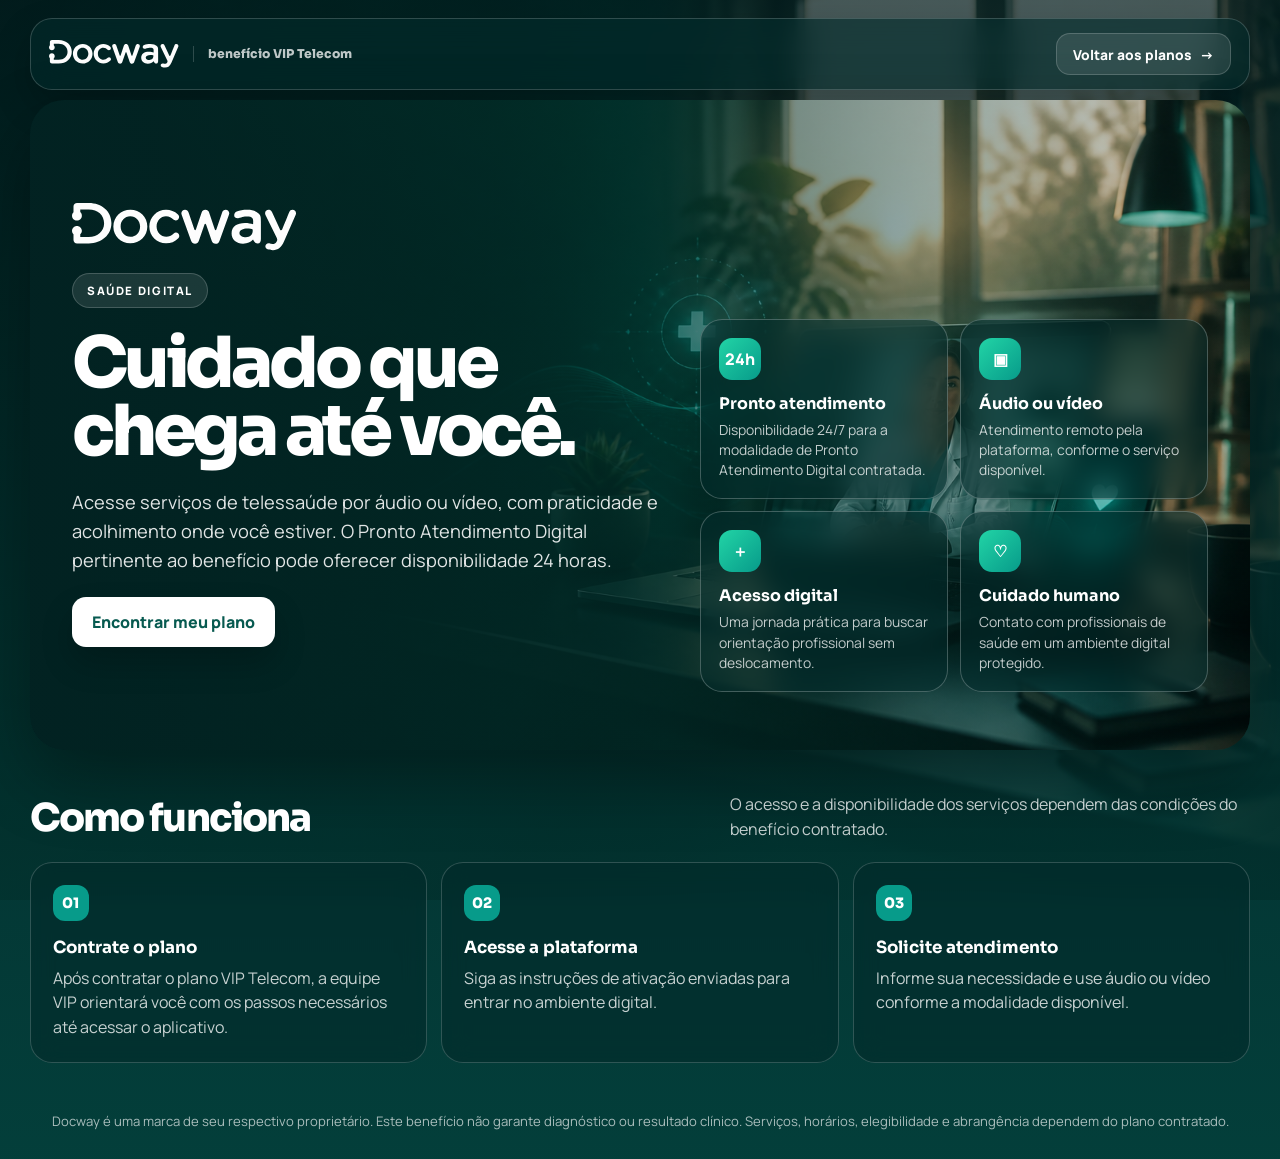
<file: docway.html>
<!doctype html><html lang="pt-BR"><head><meta charset="UTF-8"><meta name="viewport" content="width=device-width,initial-scale=1"><title>Docway | Saúde digital no seu plano</title><meta name="description" content="Conheça o acesso Docway disponível em planos VIP Telecom."><link rel="preconnect" href="https://fonts.googleapis.com"><link rel="preconnect" href="https://fonts.gstatic.com" crossorigin><link href="https://fonts.googleapis.com/css2?family=Manrope:wght@400;500;600;700;800&family=Sora:wght@600;700;800&display=swap" rel="stylesheet"><style>
:root{--accent:#22d4a6;--accent2:#079b8a;--line:rgba(255,255,255,.18);--max:1220px}*{box-sizing:border-box}html{scroll-behavior:smooth}body{margin:0;min-height:100vh;overflow-x:hidden;color:#fff;font-family:Manrope,sans-serif;background:linear-gradient(180deg,rgba(2,31,34,.72),rgba(3,65,60,.86)),url("assets/img/docway-hero-background.png") center/cover fixed,#052f30}a{color:inherit;text-decoration:none}.shell{width:min(calc(100% - 32px),var(--max));margin:auto;position:relative;z-index:1}.topbar{padding:18px 0 10px}.topbar-inner{display:flex;align-items:center;justify-content:space-between;gap:16px;padding:14px 18px;border:1px solid var(--line);border-radius:22px;background:rgba(3,43,42,.62);backdrop-filter:blur(16px);box-shadow:0 16px 38px rgba(0,0,0,.2)}.brand{display:flex;align-items:center;gap:14px;font:800 .92rem Sora}.brand img{width:130px;max-height:36px;object-fit:contain}.brand small{padding-left:14px;border-left:1px solid var(--line);color:rgba(255,255,255,.75)}.back{display:inline-flex;align-items:center;gap:8px;min-height:42px;padding:0 16px;border:1px solid var(--line);border-radius:14px;background:rgba(255,255,255,.1);font-weight:800;font-size:.86rem;transition:.2s}.back:hover,.back:focus-visible{background:rgba(255,255,255,.18);transform:translateY(-1px)}.hero{min-height:650px;display:grid;grid-template-columns:minmax(0,1.08fr) minmax(340px,.92fr);align-items:center;gap:32px;padding:58px 42px;border-radius:34px;overflow:hidden;background:linear-gradient(90deg,rgba(2,35,35,.94),rgba(2,52,48,.64) 52%,rgba(1,48,44,.16)),url("assets/img/docway-hero-background.png") center/cover;box-shadow:0 28px 70px rgba(0,0,0,.32)}.copy{display:grid;gap:22px}.logo{width:min(225px,60vw);max-height:72px;object-fit:contain;object-position:left center}.eyebrow{width:max-content;padding:9px 14px;border:1px solid var(--line);border-radius:999px;background:rgba(255,255,255,.1);font-size:.72rem;font-weight:900;letter-spacing:.14em;text-transform:uppercase}h1{margin:0;max-width:12ch;font:800 clamp(3rem,5.5vw,5.1rem)/.96 Sora;letter-spacing:-.06em;text-wrap:balance}.copy>p{max-width:55ch;margin:0;color:rgba(255,255,255,.88);font-size:clamp(1rem,1.45vw,1.14rem);line-height:1.6}.cta{width:max-content;min-height:50px;display:inline-flex;align-items:center;padding:0 20px;border-radius:14px;background:#fff;color:#075a50;font-weight:900;box-shadow:0 16px 32px rgba(0,0,0,.2);transition:.2s}.cta:hover,.cta:focus-visible{transform:translateY(-2px)}.features{align-self:end;display:grid;grid-template-columns:1fr 1fr;gap:12px}.feature{min-height:132px;padding:18px;border:1px solid rgba(255,255,255,.24);border-radius:22px;background:rgba(2,45,44,.5);backdrop-filter:blur(13px)}.feature b{display:block;margin:13px 0 6px;font:700 1rem Sora}.feature p{margin:0;color:rgba(255,255,255,.76);font-size:.87rem;line-height:1.45}.icon{width:42px;height:42px;display:grid;place-items:center;border-radius:13px;background:linear-gradient(135deg,var(--accent),var(--accent2));font-weight:900}.section{padding:42px 0 30px}.section-head{display:flex;align-items:end;justify-content:space-between;gap:24px;margin-bottom:20px}.section h2{margin:0;font:800 clamp(1.8rem,3vw,2.6rem) Sora;letter-spacing:-.05em}.section-head p{max-width:52ch;margin:0;color:rgba(255,255,255,.76);line-height:1.55}.steps{display:grid;grid-template-columns:repeat(3,1fr);gap:14px}.step{padding:22px;border:1px solid var(--line);border-radius:22px;background:rgba(2,43,42,.6);backdrop-filter:blur(12px)}.num{width:36px;height:36px;display:grid;place-items:center;border-radius:12px;background:var(--accent2);font:800 .9rem Sora}.step h3{margin:16px 0 8px;font:700 1.05rem Sora}.step p{margin:0;color:rgba(255,255,255,.78);line-height:1.55}.footer{padding:18px 0 28px;color:rgba(255,255,255,.66);font-size:.82rem;line-height:1.55;text-align:center}@media(max-width:900px){.hero{grid-template-columns:1fr;padding:45px 30px}.features{align-self:auto}.section-head{align-items:start;flex-direction:column}.steps{grid-template-columns:1fr}}@media(max-width:560px){.shell{width:calc(100% - 20px)}.brand small{display:none}.back{padding:0 12px;font-size:.78rem}.hero{min-height:auto;padding:38px 20px;border-radius:26px;background-position:62% center}.features{grid-template-columns:1fr}.feature{min-height:112px}h1{font-size:clamp(2.55rem,12.5vw,4rem)}}@media(prefers-reduced-motion:reduce){html{scroll-behavior:auto}*{transition:none!important}}</style></head><body>
<header class="topbar"><div class="shell"><div class="topbar-inner"><div class="brand"><img src="assets/img/docway-logo.svg" alt="Docway"><small>benefício VIP Telecom</small></div><a class="back" href="planos.html#planos">Voltar aos planos <span aria-hidden="true">→</span></a></div></div></header><main><section class="shell hero"><div class="copy"><img class="logo" src="assets/img/docway-logo.svg" alt="Docway"><div class="eyebrow">Saúde digital</div><h1>Cuidado que chega até você.</h1><p>Acesse serviços de telessaúde por áudio ou vídeo, com praticidade e acolhimento onde você estiver. O Pronto Atendimento Digital pertinente ao benefício pode oferecer disponibilidade 24 horas.</p><a class="cta" href="planos.html#planos">Encontrar meu plano</a></div><div class="features" aria-label="Destaques da Docway"><article class="feature"><div class="icon">24h</div><b>Pronto atendimento</b><p>Disponibilidade 24/7 para a modalidade de Pronto Atendimento Digital contratada.</p></article><article class="feature"><div class="icon">▣</div><b>Áudio ou vídeo</b><p>Atendimento remoto pela plataforma, conforme o serviço disponível.</p></article><article class="feature"><div class="icon">＋</div><b>Acesso digital</b><p>Uma jornada prática para buscar orientação profissional sem deslocamento.</p></article><article class="feature"><div class="icon">♡</div><b>Cuidado humano</b><p>Contato com profissionais de saúde em um ambiente digital protegido.</p></article></div></section><section class="shell section"><div class="section-head"><h2>Como funciona</h2><p>O acesso e a disponibilidade dos serviços dependem das condições do benefício contratado.</p></div><div class="steps"><article class="step"><div class="num">01</div><h3>Contrate o plano</h3><p>Após contratar o plano VIP Telecom, a equipe VIP orientará você com os passos necessários até acessar o aplicativo.</p></article><article class="step"><div class="num">02</div><h3>Acesse a plataforma</h3><p>Siga as instruções de ativação enviadas para entrar no ambiente digital.</p></article><article class="step"><div class="num">03</div><h3>Solicite atendimento</h3><p>Informe sua necessidade e use áudio ou vídeo conforme a modalidade disponível.</p></article></div></section></main><!-- Logo obtido de https://medico.docway.com.br/images/logo-white.svg. --><footer class="shell footer">Docway é uma marca de seu respectivo proprietário. Este benefício não garante diagnóstico ou resultado clínico. Serviços, horários, elegibilidade e abrangência dependem do plano contratado.</footer></body></html>
</file>
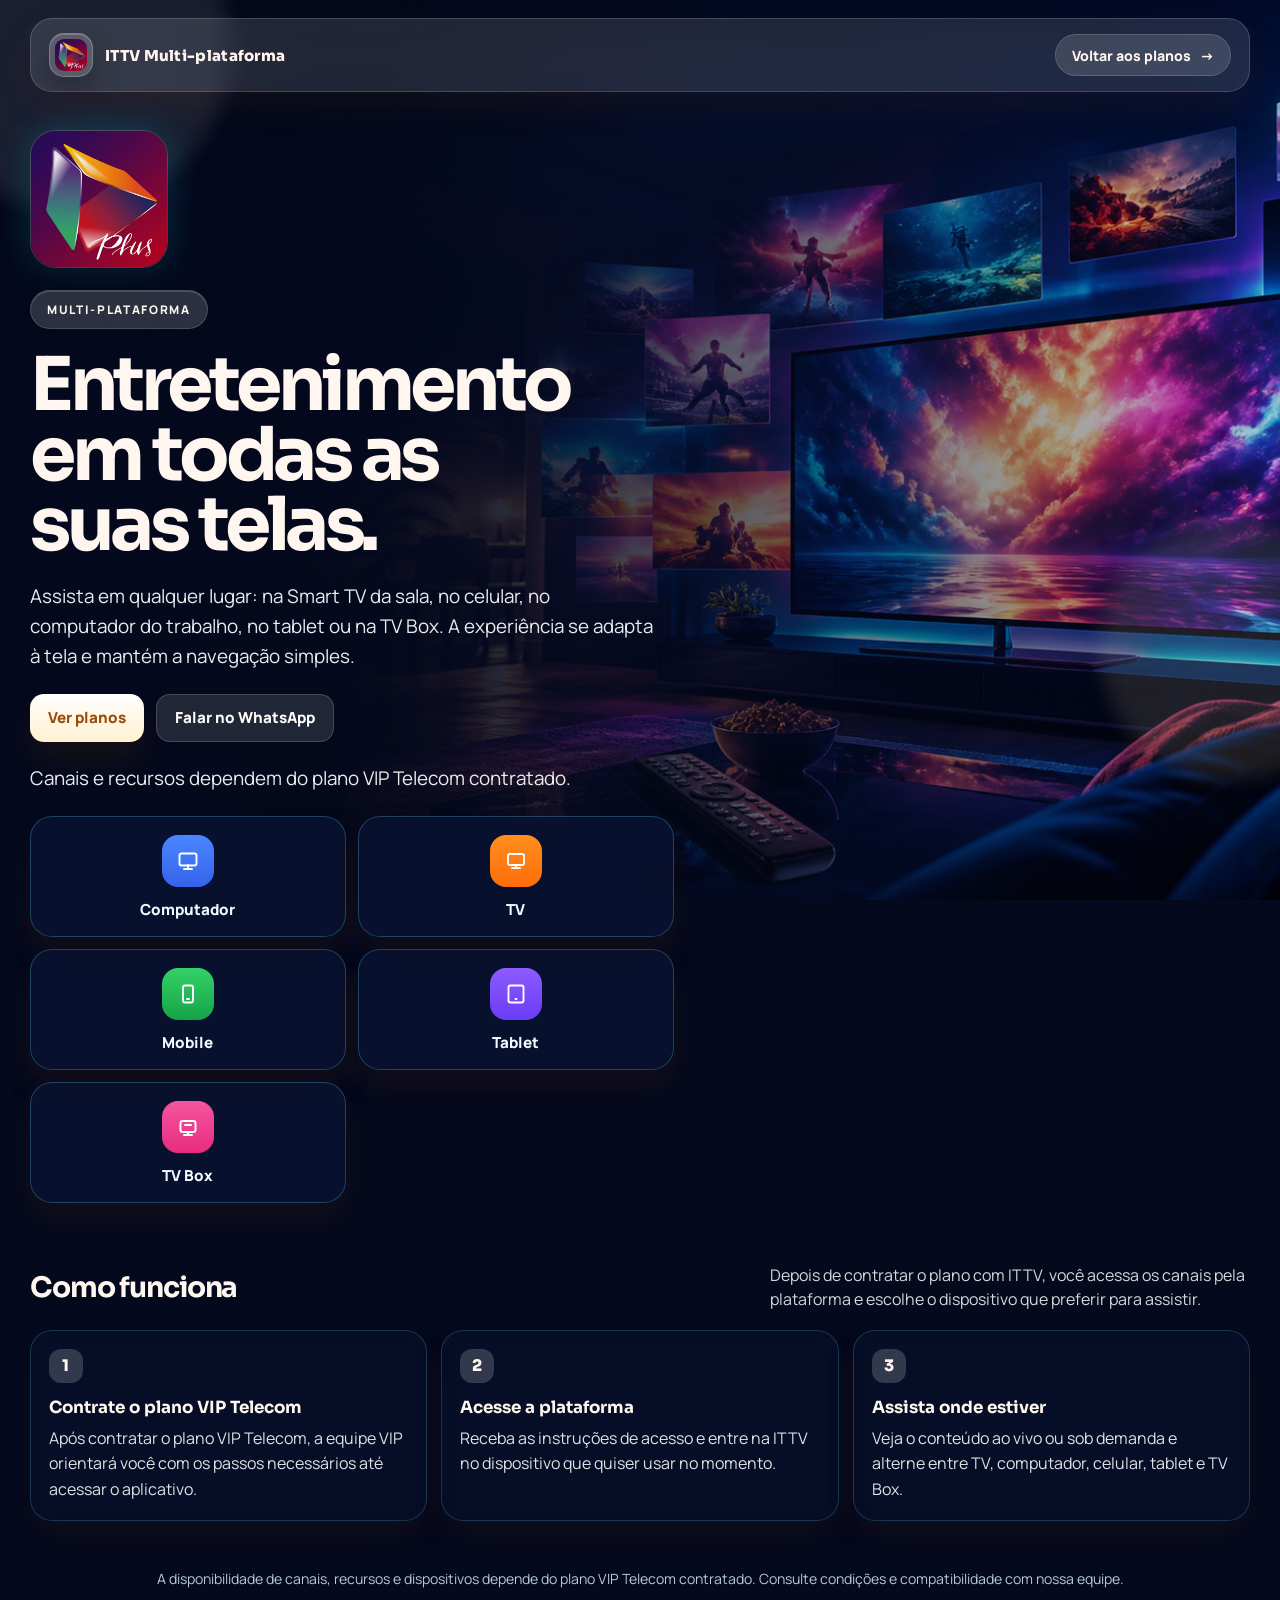
<file: ittv.html>
<!doctype html>
<html lang="pt-BR">
<head>
  <meta charset="UTF-8">
  <meta name="viewport" content="width=device-width, initial-scale=1.0">
  <title>ITTV | Multi-plataforma VIP Telecom</title>
  <meta name="description" content="Veja como funciona a ITTV da VIP Telecom e assista em TV, celular, computador, tablet e TV Box.">
  <link rel="preconnect" href="https://fonts.googleapis.com">
  <link rel="preconnect" href="https://fonts.gstatic.com" crossorigin>
  <link href="https://fonts.googleapis.com/css2?family=Manrope:wght@400;500;600;700;800&family=Sora:wght@600;700;800&display=swap" rel="stylesheet">
  <style>
    :root {
      --bg: #ff9d1a;
      --bg-deep: #f07c08;
      --bg-soft: #ffd064;
      --text: #fff7ef;
      --ink: #1d1610;
      --panel: rgba(255, 255, 255, 0.92);
      --panel-strong: #ffffff;
      --line: rgba(255, 255, 255, 0.16);
      --shadow: 0 28px 70px rgba(108, 48, 0, 0.24);
      --radius-xl: 34px;
      --radius-lg: 26px;
      --radius-md: 18px;
      --max-width: 1220px;
    }

    * { box-sizing: border-box; }
    html { scroll-behavior: smooth; }
    body {
      margin: 0;
      font-family: "Manrope", sans-serif;
      color: var(--text);
      background: linear-gradient(90deg, rgba(4, 9, 29, .96) 0%, rgba(4, 9, 29, .78) 42%, rgba(4, 9, 29, .18) 100%), url('assets/img/ittv-hero-background.png') center top / cover fixed no-repeat, #04091d;
      min-height: 100vh;
      overflow-x: hidden;
    }

    body::before,
    body::after {
      content: "";
      position: fixed;
      inset: auto;
      pointer-events: none;
      border-radius: 999px;
      filter: blur(10px);
      opacity: 0.65;
    }

    body::before {
      width: 320px;
      height: 320px;
      top: -110px;
      left: -90px;
      background: rgba(255, 255, 255, 0.14);
    }

    body::after {
      width: 260px;
      height: 260px;
      right: -80px;
      bottom: 120px;
      background: rgba(255, 224, 156, 0.18);
    }

    a {
      color: inherit;
      text-decoration: none;
    }

    .shell {
      width: min(calc(100% - 32px), var(--max-width));
      margin: 0 auto;
      position: relative;
      z-index: 1;
    }

    .topbar {
      padding: 18px 0 10px;
    }

    .topbar-inner {
      display: flex;
      align-items: center;
      justify-content: space-between;
      gap: 16px;
      padding: 14px 18px;
      border: 1px solid rgba(255, 255, 255, 0.16);
      border-radius: 22px;
      background: rgba(255, 255, 255, 0.12);
      backdrop-filter: blur(12px);
      box-shadow: 0 14px 34px rgba(126, 58, 0, 0.12);
    }

    .brand {
      display: inline-flex;
      align-items: center;
      gap: 12px;
      min-width: 0;
      font-family: "Sora", sans-serif;
      font-size: 0.94rem;
      font-weight: 800;
      letter-spacing: 0.02em;
    }

    .brand-mark {
      width: 44px;
      height: 44px;
      display: inline-flex;
      align-items: center;
      justify-content: center;
      border-radius: 15px;
      background: rgba(255, 255, 255, 0.18);
      border: 1px solid rgba(255, 255, 255, 0.22);
      box-shadow: inset 0 1px 0 rgba(255, 255, 255, 0.2), 0 12px 26px rgba(2, 6, 23, 0.28);
    }

    .brand-mark svg {
      width: 24px;
      height: 24px;
      fill: none;
      stroke: #ffffff;
      stroke-width: 1.9;
      stroke-linecap: round;
      stroke-linejoin: round;
    }

    .brand-mark img {
      width: 32px;
      height: 32px;
      display: block;
      object-fit: contain;
      border-radius: 9px;
    }

    .back-link {
      display: inline-flex;
      align-items: center;
      justify-content: center;
      gap: 9px;
      min-height: 42px;
      padding: 0 16px;
      border-radius: 999px;
      background: rgba(255, 255, 255, 0.14);
      border: 1px solid rgba(255, 255, 255, 0.15);
      font-size: 0.88rem;
      font-weight: 800;
      transition: transform 0.2s ease, background 0.2s ease;
    }

    .back-link:hover {
      transform: translateY(-1px);
      background: rgba(255, 255, 255, 0.2);
    }

    .hero {
      display: grid;
      grid-template-columns: minmax(0, 1.08fr) minmax(360px, 0.92fr);
      gap: 28px;
      align-items: center;
      padding: 16px 0 30px;
    }

    .hero-copy {
      display: grid;
      gap: 22px;
      padding: 12px 0;
    }

    .hero-logo {
      width: clamp(96px, 12vw, 138px);
      height: auto;
      display: block;
      border-radius: 26px;
      border: 1px solid rgba(255, 255, 255, 0.22);
      box-shadow: 0 22px 48px rgba(0, 0, 0, 0.32), 0 0 36px rgba(42, 205, 255, 0.24);
    }

    .eyebrow {
      width: fit-content;
      padding: 10px 16px;
      border-radius: 999px;
      background: rgba(255, 255, 255, 0.16);
      border: 1px solid rgba(255, 255, 255, 0.14);
      font-size: 0.74rem;
      font-weight: 900;
      letter-spacing: 0.14em;
      text-transform: uppercase;
      box-shadow: inset 0 1px 0 rgba(255, 255, 255, 0.16);
    }

    h1 {
      margin: 0;
      max-width: 12ch;
      font-family: "Sora", sans-serif;
      font-size: clamp(3rem, 5.8vw, 5.2rem);
      line-height: 0.94;
      letter-spacing: -0.06em;
      text-wrap: balance;
    }

    .hero-copy p {
      margin: 0;
      max-width: 52ch;
      font-size: clamp(1rem, 1.55vw, 1.18rem);
      line-height: 1.58;
      color: rgba(255, 255, 255, 0.92);
    }

    .cta-row {
      display: flex;
      flex-wrap: wrap;
      gap: 12px;
    }

    .cta {
      display: inline-flex;
      align-items: center;
      justify-content: center;
      min-height: 48px;
      padding: 0 18px;
      border-radius: 14px;
      font-size: 0.95rem;
      font-weight: 900;
      transition: transform 0.2s ease, box-shadow 0.2s ease;
    }

    .cta.primary {
      background: linear-gradient(180deg, #ffffff, #fff1d2);
      color: #9a4b05;
      box-shadow: 0 18px 30px rgba(113, 53, 0, 0.18);
    }

    .cta.secondary {
      background: rgba(255, 255, 255, 0.12);
      border: 1px solid rgba(255, 255, 255, 0.16);
      color: #fffdf9;
    }

    .cta:hover {
      transform: translateY(-1px);
    }

    .device-grid {
      display: grid;
      grid-template-columns: repeat(2, minmax(0, 1fr));
      gap: 12px;
      align-content: start;
    }

    .device-card {
      display: grid;
      gap: 12px;
      justify-items: center;
      padding: 18px 16px 16px;
      min-height: 110px;
      border-radius: 22px;
      background: rgba(255, 255, 255, 0.93);
      color: var(--ink);
      box-shadow: 0 16px 30px rgba(108, 48, 0, 0.15);
      border: 1px solid rgba(255, 255, 255, 0.66);
    }

    .device-card .icon {
      width: 52px;
      height: 52px;
      border-radius: 16px;
      display: inline-flex;
      align-items: center;
      justify-content: center;
      color: #ffffff;
    }

    .device-card svg {
      width: 24px;
      height: 24px;
      fill: none;
      stroke: currentColor;
      stroke-width: 1.9;
      stroke-linecap: round;
      stroke-linejoin: round;
    }

    .device-card span {
      font-weight: 800;
      font-size: 0.95rem;
    }

    .icon.blue { background: linear-gradient(180deg, #4b86ff, #3563ea); }
    .icon.orange { background: linear-gradient(180deg, #ff8f1f, #ff6d0a); }
    .icon.green { background: linear-gradient(180deg, #34d168, #15a347); }
    .icon.purple { background: linear-gradient(180deg, #8d5bff, #6a3cf6); }
    .icon.pink { background: linear-gradient(180deg, #f5559e, #e72c80); }

    .visual {
      position: relative;
      min-height: 620px;
      display: grid;
      place-items: center;
    }

    .mockup-stage {
      position: relative;
      width: min(100%, 640px);
      aspect-ratio: 0.93;
      display: grid;
      place-items: center;
      filter: drop-shadow(0 26px 38px rgba(97, 41, 0, 0.22));
    }

    .screen {
      position: absolute;
      inset: 16% 6% 18% 22%;
      border-radius: 18px;
      background:
        linear-gradient(180deg, rgba(18, 29, 38, 0.96), rgba(14, 18, 25, 0.98));
      border: 2px solid rgba(255, 255, 255, 0.18);
      box-shadow:
        0 22px 40px rgba(0, 0, 0, 0.26),
        inset 0 1px 0 rgba(255, 255, 255, 0.12);
      overflow: hidden;
    }

    .screen::before {
      content: "";
      position: absolute;
      inset: 0;
      background:
        radial-gradient(circle at 12% 16%, rgba(255, 255, 255, 0.08), transparent 28%),
        radial-gradient(circle at 82% 22%, rgba(61, 255, 110, 0.16), transparent 24%),
        linear-gradient(135deg, rgba(255, 154, 0, 0.18), transparent 30%);
      opacity: 0.95;
    }

    .screen-topbar {
      position: absolute;
      inset: 0 0 auto;
      padding: 14px 18px;
      display: flex;
      align-items: center;
      justify-content: space-between;
      font-size: 0.7rem;
      letter-spacing: 0.14em;
      text-transform: uppercase;
      color: rgba(255, 255, 255, 0.78);
    }

    .screen-banner {
      position: absolute;
      left: 22px;
      top: 88px;
      width: min(52%, 250px);
      display: grid;
      gap: 12px;
    }

    .screen-tag {
      width: fit-content;
      padding: 7px 12px;
      border-radius: 999px;
      background: rgba(255, 255, 255, 0.13);
      font-size: 0.68rem;
      font-weight: 900;
      letter-spacing: 0.16em;
      text-transform: uppercase;
    }

    .screen-title {
      margin: 0;
      font-family: "Sora", sans-serif;
      font-size: clamp(1.7rem, 3vw, 2.5rem);
      line-height: 0.95;
      letter-spacing: -0.05em;
      text-wrap: balance;
    }

    .screen-copy {
      margin: 0;
      max-width: 28ch;
      font-size: 0.92rem;
      line-height: 1.55;
      color: rgba(255, 255, 255, 0.88);
    }

    .screen-cta {
      width: fit-content;
      padding: 10px 14px;
      border-radius: 10px;
      background: linear-gradient(180deg, #ff3257, #ff1748);
      color: #ffffff;
      font-size: 0.72rem;
      font-weight: 900;
      letter-spacing: 0.12em;
      text-transform: uppercase;
      box-shadow: 0 14px 24px rgba(255, 41, 77, 0.32);
    }

    .supporting-ui {
      position: absolute;
      left: 14px;
      right: 14px;
      bottom: 15px;
      height: 108px;
      border-radius: 16px;
      background: rgba(9, 11, 18, 0.74);
      border: 1px solid rgba(255, 255, 255, 0.1);
      overflow: hidden;
    }

    .supporting-strip {
      position: absolute;
      inset: 14px 16px auto;
      height: 36px;
      display: flex;
      gap: 8px;
      overflow: hidden;
    }

    .support-card {
      flex: 1;
      border-radius: 10px;
      background: linear-gradient(180deg, rgba(255, 255, 255, 0.12), rgba(255, 255, 255, 0.04));
      border: 1px solid rgba(255, 255, 255, 0.08);
    }

    .support-grid {
      position: absolute;
      inset: 56px 16px 12px;
      display: grid;
      grid-template-columns: repeat(4, minmax(0, 1fr));
      gap: 8px;
    }

    .support-thumb {
      border-radius: 9px;
      background:
        linear-gradient(135deg, rgba(255, 81, 81, 0.9), rgba(255, 195, 39, 0.9)),
        #ff8b1a;
      min-height: 38px;
      box-shadow: inset 0 1px 0 rgba(255, 255, 255, 0.2);
    }

    .device-float {
      position: absolute;
      border-radius: 18px;
      background: rgba(255, 255, 255, 0.94);
      color: #12212a;
      box-shadow: 0 20px 34px rgba(57, 22, 0, 0.18);
      border: 1px solid rgba(255, 255, 255, 0.72);
      overflow: hidden;
    }

    .device-float.laptop {
      left: 4%;
      bottom: 9%;
      width: 42%;
      aspect-ratio: 1.23;
      transform: rotate(-4deg);
      z-index: 2;
    }

    .device-float.phone {
      right: 0;
      bottom: 7%;
      width: 18%;
      aspect-ratio: 0.58;
      border-radius: 22px;
      transform: rotate(1deg);
      z-index: 3;
    }

    .device-float.tablet {
      right: 13%;
      top: 9%;
      width: 26%;
      aspect-ratio: 0.72;
      border-radius: 24px;
      transform: rotate(6deg);
      z-index: 1;
    }

    .float-screen {
      position: absolute;
      inset: 0;
      padding: 12px;
      background:
        radial-gradient(circle at 14% 20%, rgba(255, 255, 255, 0.92), transparent 18%),
        linear-gradient(180deg, #171c29, #0a0f16);
    }

    .float-header {
      display: flex;
      justify-content: space-between;
      align-items: center;
      color: rgba(255, 255, 255, 0.8);
      font-size: 0.56rem;
      letter-spacing: 0.18em;
      text-transform: uppercase;
      margin-bottom: 12px;
    }

    .float-body {
      display: grid;
      gap: 8px;
    }

    .float-card {
      height: 22px;
      border-radius: 8px;
      background: linear-gradient(135deg, rgba(255, 255, 255, 0.12), rgba(255, 255, 255, 0.04));
    }

    .float-card.feature {
      height: 58px;
      background:
        linear-gradient(135deg, rgba(255, 94, 31, 0.86), rgba(34, 197, 94, 0.88));
    }

    .float-thumb-row {
      display: grid;
      grid-template-columns: repeat(4, minmax(0, 1fr));
      gap: 6px;
    }

    .float-thumb-row .float-card {
      height: 28px;
      background: linear-gradient(135deg, rgba(255, 255, 255, 0.14), rgba(255, 255, 255, 0.07));
    }

    .section {
      padding: 18px 0 38px;
    }

    .section-title {
      display: flex;
      align-items: center;
      justify-content: space-between;
      gap: 16px;
      margin-bottom: 18px;
    }

    .section-title h2 {
      margin: 0;
      font-family: "Sora", sans-serif;
      font-size: clamp(1.5rem, 2.2vw, 2rem);
      line-height: 1.05;
      letter-spacing: -0.04em;
    }

    .section-title p {
      margin: 0;
      max-width: 48ch;
      color: rgba(255, 255, 255, 0.84);
      line-height: 1.55;
    }

    .steps {
      display: grid;
      grid-template-columns: repeat(3, minmax(0, 1fr));
      gap: 14px;
    }

    .step {
      padding: 18px;
      border-radius: 22px;
      background: rgba(255, 255, 255, 0.12);
      border: 1px solid rgba(255, 255, 255, 0.14);
      backdrop-filter: blur(10px);
      box-shadow: 0 16px 30px rgba(104, 43, 0, 0.1);
    }

    .step .num {
      display: inline-flex;
      align-items: center;
      justify-content: center;
      width: 34px;
      height: 34px;
      border-radius: 12px;
      margin-bottom: 14px;
      background: rgba(255, 255, 255, 0.18);
      font-family: "Sora", sans-serif;
      font-weight: 800;
    }

    .step h3 {
      margin: 0 0 8px;
      font-family: "Sora", sans-serif;
      font-size: 1.05rem;
    }

    .step p {
      margin: 0;
      line-height: 1.58;
      color: rgba(255, 255, 255, 0.88);
    }

    .footer {
      padding: 10px 0 24px;
      color: rgba(255, 255, 255, 0.78);
      text-align: center;
      font-size: 0.88rem;
    }

    @media (max-width: 1100px) {
      .hero {
        grid-template-columns: 1fr;
      }

      .visual {
        min-height: 560px;
      }

      .hero-copy {
        max-width: 860px;
      }
    }

    @media (max-width: 760px) {
      .shell {
        width: min(calc(100% - 20px), var(--max-width));
      }

      .topbar-inner {
        gap: 10px;
        padding: 12px 14px;
      }

      .brand {
        font-size: 0.84rem;
      }

      .brand-mark {
        width: 38px;
        height: 38px;
      }

      .back-link {
        flex: 0 0 42px;
        min-height: 38px;
        width: 42px;
        padding: 0;
        font-size: 0.8rem;
      }

      .back-link span:first-child {
        display: none;
      }

      h1 {
        max-width: 11ch;
        font-size: clamp(2.15rem, 10vw, 2.55rem);
        line-height: 1.05;
      }

      .hero-copy p {
        max-width: 100%;
        overflow-wrap: break-word;
      }

      .cta-row {
        flex-direction: column;
        align-items: flex-start;
      }

      .cta {
        max-width: 100%;
      }

      .device-grid,
      .steps {
        grid-template-columns: 1fr;
      }

      .visual {
        min-height: 460px;
      }

      .mockup-stage {
        width: min(100%, 500px);
      }

      .screen {
        inset: 16% 4% 21% 13%;
      }

      .screen-banner {
        left: 18px;
        top: 72px;
        width: min(58%, 220px);
      }

      .device-float.laptop {
        width: 47%;
        left: 0;
      }

      .device-float.phone {
        width: 20%;
      }

      .device-float.tablet {
        width: 29%;
        right: 10%;
      }

      .section-title {
        flex-direction: column;
        align-items: flex-start;
      }

      .supporting-strip {
        inset-inline: 12px;
      }

      .support-grid {
        inset: 56px 12px 12px;
      }
    }

    /* ITTV visual system: the supplied multi-screen artwork carries the hero atmosphere. */
    .visual { min-height: 360px; }
    .mockup-stage { display: none; }
    .screen { border-color: rgba(96, 224, 255, .35); box-shadow: 0 22px 40px rgba(0,0,0,.42), 0 0 60px rgba(20,177,255,.18); }
    .screen-cta { background: linear-gradient(135deg, #ffbc45, #ff4e87); }
    .device-card { background: rgba(9, 18, 48, .84); color: #f2fbff; border-color: rgba(100,220,255,.25); backdrop-filter: blur(12px); }
    .plan-note { margin: -10px 0 0; color: rgba(218,242,255,.76); font-size: .78rem; line-height: 1.45; }
    .step { background: rgba(8, 16, 42, .72); border-color: rgba(100,220,255,.2); }
    .footer { color: rgba(224,244,255,.82); }
    @media (prefers-reduced-motion: reduce) {
      *, *::before, *::after { animation-duration: .01ms !important; animation-iteration-count: 1 !important; scroll-behavior: auto !important; transition-duration: .01ms !important; }
    }
  </style>
</head>
<body>
  <header class="topbar">
    <div class="shell">
      <div class="topbar-inner">
        <div class="brand">
          <span class="brand-mark" aria-hidden="true">
            <img src="assets/img/ittv-logo.png" alt="">
          </span>
          <span>ITTV Multi-plataforma</span>
        </div>
        <a class="back-link" href="planos.html">
          <span>Voltar aos planos</span>
          <span aria-hidden="true">→</span>
        </a>
      </div>
    </div>
  </header>

  <main>
    <section class="shell hero">
      <div class="hero-copy">
        <img class="hero-logo" src="assets/img/ittv-logo.png" alt="ITTV">
        <div class="eyebrow">Multi-plataforma</div>
        <h1>Entretenimento em todas as suas telas.</h1>
        <p>Assista em qualquer lugar: na Smart TV da sala, no celular, no computador do trabalho, no tablet ou na TV Box. A experiência se adapta à tela e mantém a navegação simples.</p>
        <div class="cta-row">
          <a class="cta primary" href="planos.html#planos">Ver planos</a>
          <a class="cta secondary" href="https://wa.me/558002009056?text=Ol%C3%A1%2C%20quero%20saber%20mais%20sobre%20a%20ITTV" target="_blank" rel="noopener noreferrer">Falar no WhatsApp</a>
        </div>
        <p class="plan-note">Canais e recursos dependem do plano VIP Telecom contratado.</p>
        <div class="device-grid" aria-label="Dispositivos suportados">
          <div class="device-card">
            <div class="icon blue" aria-hidden="true">
              <svg viewBox="0 0 24 24"><rect x="3.5" y="4.5" width="17" height="12" rx="2"></rect><path d="M8 20h8"></path><path d="M12 16v4"></path></svg>
            </div>
            <span>Computador</span>
          </div>
          <div class="device-card">
            <div class="icon orange" aria-hidden="true">
              <svg viewBox="0 0 24 24"><rect x="4" y="5" width="16" height="11" rx="2"></rect><path d="M8 19h8"></path><path d="M12 16v3"></path></svg>
            </div>
            <span>TV</span>
          </div>
          <div class="device-card">
            <div class="icon green" aria-hidden="true">
              <svg viewBox="0 0 24 24"><rect x="7" y="3.5" width="10" height="17" rx="2"></rect><path d="M11 17h2"></path></svg>
            </div>
            <span>Mobile</span>
          </div>
          <div class="device-card">
            <div class="icon purple" aria-hidden="true">
              <svg viewBox="0 0 24 24"><rect x="4.5" y="3.5" width="15" height="17" rx="2"></rect><path d="M11.5 17h1"></path></svg>
            </div>
            <span>Tablet</span>
          </div>
          <div class="device-card">
            <div class="icon pink" aria-hidden="true">
              <svg viewBox="0 0 24 24"><rect x="4.5" y="6" width="15" height="11" rx="2"></rect><path d="M8 20h8"></path><path d="M12 17v3"></path><path d="M9 10h6"></path></svg>
            </div>
            <span>TV Box</span>
          </div>
        </div>
      </div>

      <div class="visual" aria-label="Prévia visual da plataforma ITTV">
        <div class="mockup-stage">
          <div class="screen" aria-hidden="true">
            <div class="screen-topbar">
              <span>it tv</span>
              <span>home / ao vivo / filmes</span>
            </div>
            <div class="screen-banner">
              <div class="screen-tag">Plataforma digital</div>
              <h2 class="screen-title">Sua programação, onde você estiver.</h2>
              <p class="screen-copy">Abra a plataforma na TV, no celular ou no computador e continue assistindo onde estiver.</p>
              <div class="screen-cta">Entrar no canal</div>
            </div>
            <div class="supporting-ui">
              <div class="supporting-strip">
                <div class="support-card"></div>
                <div class="support-card"></div>
                <div class="support-card"></div>
              </div>
              <div class="support-grid">
                <div class="support-thumb"></div>
                <div class="support-thumb"></div>
                <div class="support-thumb"></div>
                <div class="support-thumb"></div>
              </div>
            </div>
          </div>

          <div class="device-float tablet" aria-hidden="true">
            <div class="float-screen">
              <div class="float-header"><span>tablet</span><span>live</span></div>
              <div class="float-body">
                <div class="float-card feature"></div>
                <div class="float-thumb-row">
                  <div class="float-card"></div>
                  <div class="float-card"></div>
                  <div class="float-card"></div>
                  <div class="float-card"></div>
                </div>
              </div>
            </div>
          </div>

          <div class="device-float laptop" aria-hidden="true">
            <div class="float-screen">
              <div class="float-header"><span>computador</span><span>it tv</span></div>
              <div class="float-body">
                <div class="float-card feature"></div>
                <div class="float-card"></div>
                <div class="float-card"></div>
              </div>
            </div>
          </div>

          <div class="device-float phone" aria-hidden="true">
            <div class="float-screen">
              <div class="float-header"><span>mobile</span><span>ao vivo</span></div>
              <div class="float-body">
                <div class="float-card feature"></div>
                <div class="float-card"></div>
                <div class="float-card"></div>
              </div>
            </div>
          </div>
        </div>
      </div>
    </section>

    <section class="shell section">
      <div class="section-title">
        <h2>Como funciona</h2>
        <p>Depois de contratar o plano com ITTV, você acessa os canais pela plataforma e escolhe o dispositivo que preferir para assistir.</p>
      </div>
      <div class="steps">
        <article class="step">
          <div class="num">1</div>
          <h3>Contrate o plano VIP Telecom</h3>
          <p>Após contratar o plano VIP Telecom, a equipe VIP orientará você com os passos necessários até acessar o aplicativo.</p>
        </article>
        <article class="step">
          <div class="num">2</div>
          <h3>Acesse a plataforma</h3>
          <p>Receba as instruções de acesso e entre na ITTV no dispositivo que quiser usar no momento.</p>
        </article>
        <article class="step">
          <div class="num">3</div>
          <h3>Assista onde estiver</h3>
          <p>Veja o conteúdo ao vivo ou sob demanda e alterne entre TV, computador, celular, tablet e TV Box.</p>
        </article>
      </div>
    </section>
  </main>

  <footer class="footer shell">
    A disponibilidade de canais, recursos e dispositivos depende do plano VIP Telecom contratado. Consulte condições e compatibilidade com nossa equipe.
  </footer>
</body>
</html>
</file>
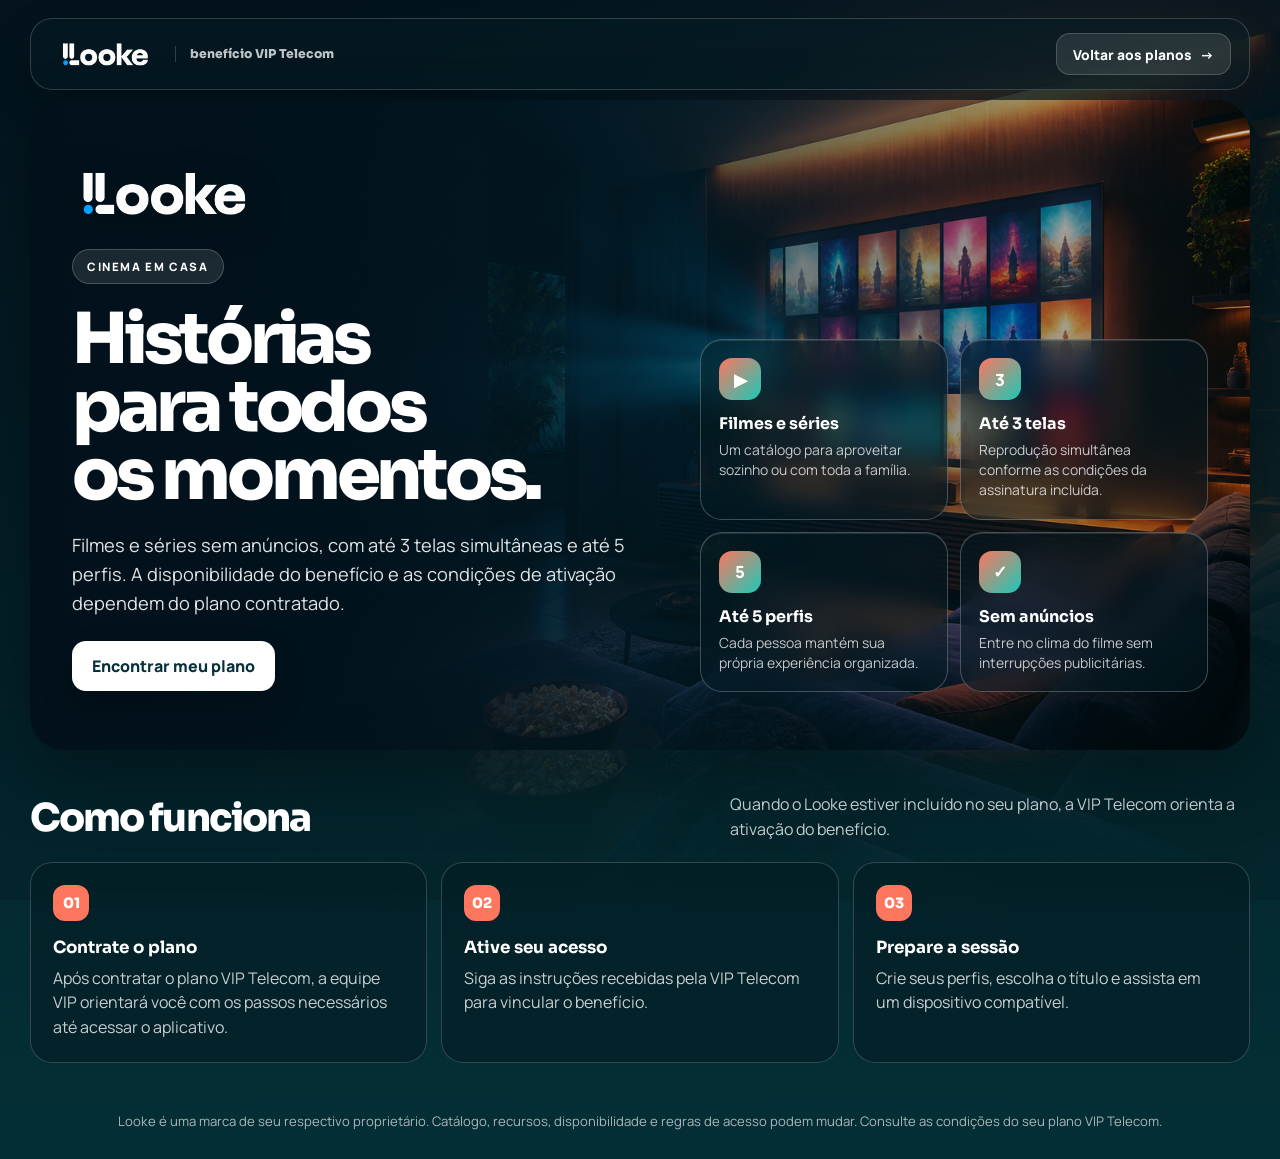
<file: looke.html>
<!doctype html>
<html lang="pt-BR">
<head>
  <meta charset="UTF-8"><meta name="viewport" content="width=device-width,initial-scale=1">
  <title>Looke | Filmes e séries no seu plano</title>
  <meta name="description" content="Conheça o Looke, benefício de filmes e séries disponível em planos VIP Telecom.">
  <link rel="preconnect" href="https://fonts.googleapis.com"><link rel="preconnect" href="https://fonts.gstatic.com" crossorigin>
  <link href="https://fonts.googleapis.com/css2?family=Manrope:wght@400;500;600;700;800&family=Sora:wght@600;700;800&display=swap" rel="stylesheet">
  <style>
    :root{--accent:#ff765f;--accent2:#19cab8;--dark:#061b26;--line:rgba(255,255,255,.18);--max:1220px}*{box-sizing:border-box}html{scroll-behavior:smooth}body{margin:0;min-height:100vh;overflow-x:hidden;color:#fff;font-family:Manrope,sans-serif;background:linear-gradient(180deg,rgba(4,24,34,.76),rgba(4,51,57,.82)),url("assets/img/looke-hero-background.png") center/cover fixed,#061b26}a{color:inherit;text-decoration:none}.shell{width:min(calc(100% - 32px),var(--max));margin:auto;position:relative;z-index:1}.topbar{padding:18px 0 10px}.topbar-inner{display:flex;align-items:center;justify-content:space-between;gap:16px;padding:14px 18px;border:1px solid var(--line);border-radius:22px;background:rgba(5,26,35,.62);backdrop-filter:blur(16px);box-shadow:0 16px 38px rgba(0,0,0,.2)}.brand{display:flex;align-items:center;gap:14px;font:800 .92rem Sora,sans-serif}.brand img{width:112px;max-height:36px;object-fit:contain}.brand small{padding-left:14px;border-left:1px solid var(--line);color:rgba(255,255,255,.75)}.back{display:inline-flex;align-items:center;gap:8px;min-height:42px;padding:0 16px;border:1px solid var(--line);border-radius:14px;background:rgba(255,255,255,.1);font-weight:800;font-size:.86rem;transition:.2s}.back:hover,.back:focus-visible{background:rgba(255,255,255,.18);transform:translateY(-1px)}.hero{min-height:650px;display:grid;grid-template-columns:minmax(0,1.08fr) minmax(340px,.92fr);align-items:center;gap:32px;padding:58px 42px;border-radius:34px;overflow:hidden;background:linear-gradient(90deg,rgba(2,18,28,.91) 0%,rgba(3,30,40,.67) 49%,rgba(3,29,37,.22) 100%),url("assets/img/looke-hero-background.png") center/cover;box-shadow:0 28px 70px rgba(0,0,0,.32)}.copy{display:grid;gap:22px}.logo{width:min(210px,58vw);max-height:68px;object-fit:contain;object-position:left center;filter:drop-shadow(0 8px 18px rgba(0,0,0,.28))}.eyebrow{width:max-content;padding:9px 14px;border:1px solid rgba(255,255,255,.2);border-radius:999px;background:rgba(255,255,255,.1);font-size:.72rem;font-weight:900;letter-spacing:.14em;text-transform:uppercase}h1{margin:0;max-width:11ch;font:800 clamp(3rem,5.5vw,5.1rem)/.96 Sora,sans-serif;letter-spacing:-.06em;text-wrap:balance}.copy>p{max-width:55ch;margin:0;color:rgba(255,255,255,.88);font-size:clamp(1rem,1.45vw,1.14rem);line-height:1.6}.cta{width:max-content;min-height:50px;display:inline-flex;align-items:center;padding:0 20px;border-radius:14px;background:#fff;color:#07303b;font-weight:900;box-shadow:0 16px 32px rgba(0,0,0,.2);transition:.2s}.cta:hover,.cta:focus-visible{transform:translateY(-2px);box-shadow:0 20px 38px rgba(0,0,0,.28)}.features{align-self:end;display:grid;grid-template-columns:1fr 1fr;gap:12px}.feature{min-height:132px;padding:18px;border:1px solid rgba(255,255,255,.24);border-radius:22px;background:rgba(3,27,36,.46);backdrop-filter:blur(13px);box-shadow:inset 0 1px rgba(255,255,255,.12)}.feature b{display:block;margin:13px 0 6px;font:700 1rem Sora,sans-serif}.feature p{margin:0;color:rgba(255,255,255,.76);font-size:.87rem;line-height:1.45}.icon{width:42px;height:42px;display:grid;place-items:center;border-radius:13px;background:linear-gradient(135deg,var(--accent),var(--accent2));font-size:1.05rem;font-weight:900}.section{padding:42px 0 30px}.section-head{display:flex;align-items:end;justify-content:space-between;gap:24px;margin-bottom:20px}.section h2{margin:0;font:800 clamp(1.8rem,3vw,2.6rem) Sora,sans-serif;letter-spacing:-.05em}.section-head p{max-width:52ch;margin:0;color:rgba(255,255,255,.76);line-height:1.55}.steps{display:grid;grid-template-columns:repeat(3,1fr);gap:14px}.step{padding:22px;border:1px solid var(--line);border-radius:22px;background:rgba(5,28,36,.58);backdrop-filter:blur(12px)}.num{width:36px;height:36px;display:grid;place-items:center;border-radius:12px;background:var(--accent);font:800 .9rem Sora}.step h3{margin:16px 0 8px;font:700 1.05rem Sora}.step p{margin:0;color:rgba(255,255,255,.78);line-height:1.55}.footer{padding:18px 0 28px;color:rgba(255,255,255,.66);font-size:.82rem;line-height:1.55;text-align:center}@media(max-width:900px){.hero{grid-template-columns:1fr;padding:45px 30px}.features{align-self:auto}.section-head{align-items:start;flex-direction:column}.steps{grid-template-columns:1fr}}@media(max-width:560px){.shell{width:calc(100% - 20px)}.brand small{display:none}.back{padding:0 12px;font-size:.78rem}.hero{min-height:auto;padding:38px 20px;border-radius:26px;background-position:62% center}.features{grid-template-columns:1fr}.feature{min-height:112px}h1{font-size:clamp(2.7rem,14vw,4rem)}.section{padding-top:34px}}@media(prefers-reduced-motion:reduce){html{scroll-behavior:auto}*{transition:none!important}}
  </style>
</head>
<body>
  <header class="topbar"><div class="shell"><div class="topbar-inner"><div class="brand"><img src="assets/img/looke-logo.png" alt="Looke"><small>benefício VIP Telecom</small></div><a class="back" href="planos.html#planos">Voltar aos planos <span aria-hidden="true">→</span></a></div></div></header>
  <main><section class="shell hero"><div class="copy"><img class="logo" src="assets/img/looke-logo.png" alt="Looke"><div class="eyebrow">Cinema em casa</div><h1>Histórias para todos os momentos.</h1><p>Filmes e séries sem anúncios, com até 3 telas simultâneas e até 5 perfis. A disponibilidade do benefício e as condições de ativação dependem do plano contratado.</p><a class="cta" href="planos.html#planos">Encontrar meu plano</a></div><div class="features" aria-label="Destaques do Looke"><article class="feature"><div class="icon" aria-hidden="true">▶</div><b>Filmes e séries</b><p>Um catálogo para aproveitar sozinho ou com toda a família.</p></article><article class="feature"><div class="icon" aria-hidden="true">3</div><b>Até 3 telas</b><p>Reprodução simultânea conforme as condições da assinatura incluída.</p></article><article class="feature"><div class="icon" aria-hidden="true">5</div><b>Até 5 perfis</b><p>Cada pessoa mantém sua própria experiência organizada.</p></article><article class="feature"><div class="icon" aria-hidden="true">✓</div><b>Sem anúncios</b><p>Entre no clima do filme sem interrupções publicitárias.</p></article></div></section><section class="shell section"><div class="section-head"><h2>Como funciona</h2><p>Quando o Looke estiver incluído no seu plano, a VIP Telecom orienta a ativação do benefício.</p></div><div class="steps"><article class="step"><div class="num">01</div><h3>Contrate o plano</h3><p>Após contratar o plano VIP Telecom, a equipe VIP orientará você com os passos necessários até acessar o aplicativo.</p></article><article class="step"><div class="num">02</div><h3>Ative seu acesso</h3><p>Siga as instruções recebidas pela VIP Telecom para vincular o benefício.</p></article><article class="step"><div class="num">03</div><h3>Prepare a sessão</h3><p>Crie seus perfis, escolha o título e assista em um dispositivo compatível.</p></article></div></section></main>
  <!-- Logo obtido da página oficial https://looke.com.br/flow (fallback /content/images/looke_txt.png). -->
  <footer class="shell footer">Looke é uma marca de seu respectivo proprietário. Catálogo, recursos, disponibilidade e regras de acesso podem mudar. Consulte as condições do seu plano VIP Telecom.</footer>
</body></html>
</file>
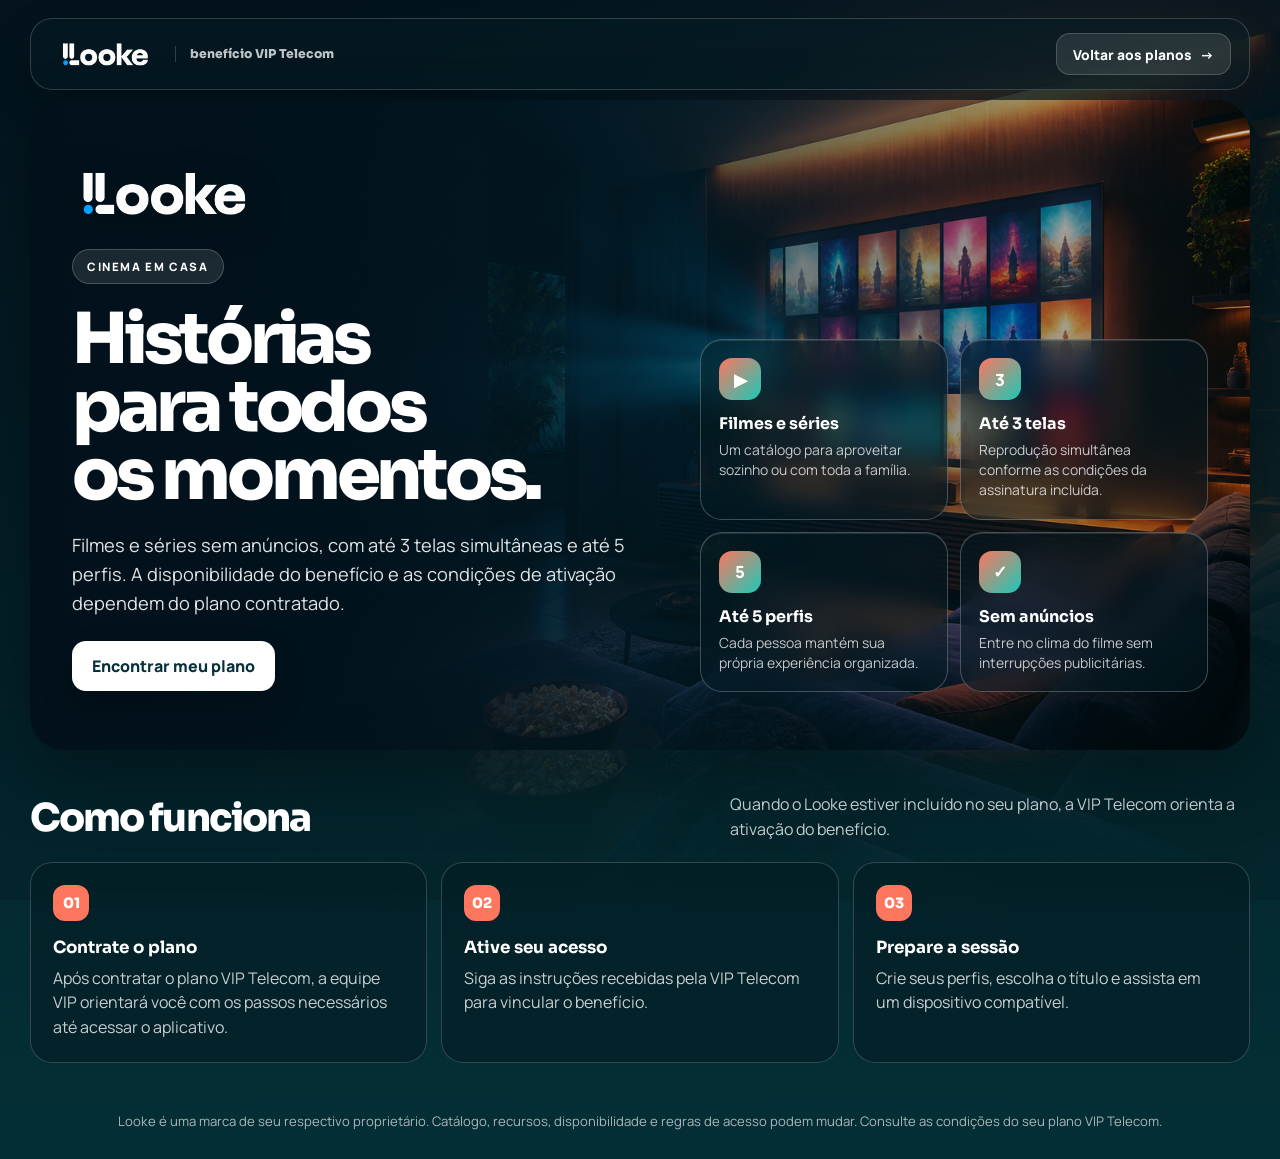
<file: looker.html>
<!doctype html><html lang="pt-BR"><head><meta charset="UTF-8"><meta name="viewport" content="width=device-width,initial-scale=1"><meta http-equiv="refresh" content="0;url=looke.html"><link rel="canonical" href="looke.html"><title>Looke | VIP Telecom</title><script>location.replace("looke.html"+location.search+location.hash)</script></head><body><p>Redirecionando para <a href="looke.html">Looke</a>…</p></body></html>
</file>
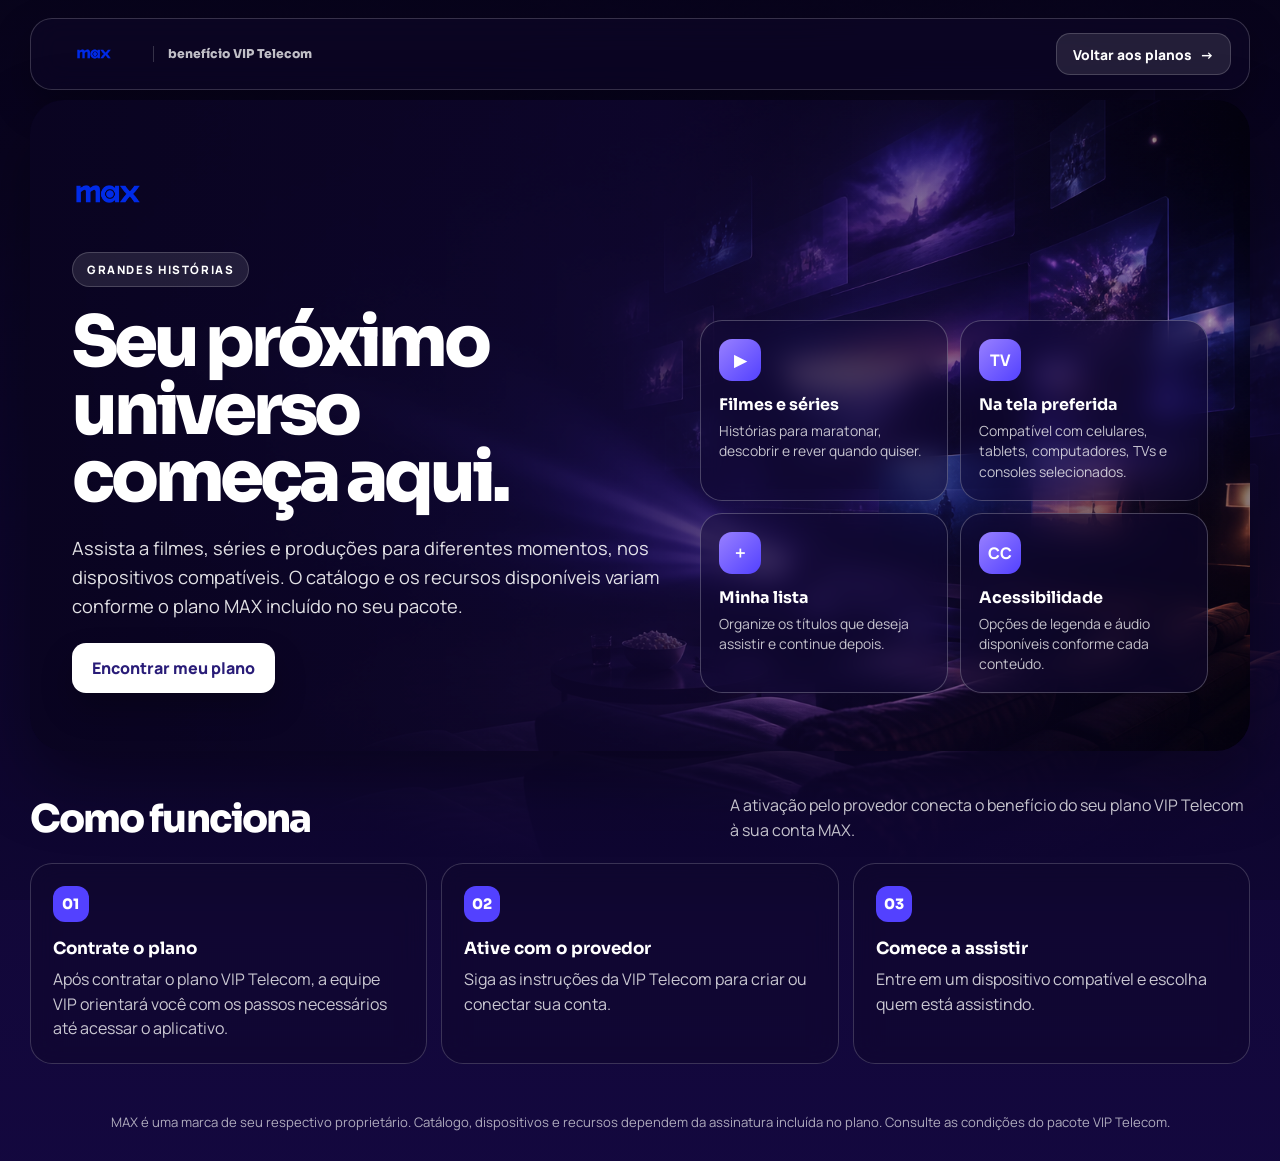
<file: max.html>
<!doctype html><html lang="pt-BR"><head><meta charset="UTF-8"><meta name="viewport" content="width=device-width,initial-scale=1"><title>MAX | Entretenimento no seu plano</title><meta name="description" content="Conheça o entretenimento MAX disponível em planos VIP Telecom."><link rel="preconnect" href="https://fonts.googleapis.com"><link rel="preconnect" href="https://fonts.gstatic.com" crossorigin><link href="https://fonts.googleapis.com/css2?family=Manrope:wght@400;500;600;700;800&family=Sora:wght@600;700;800&display=swap" rel="stylesheet"><style>
:root{--accent:#9880ff;--accent2:#5341ff;--line:rgba(255,255,255,.18);--max:1220px}*{box-sizing:border-box}html{scroll-behavior:smooth}body{margin:0;min-height:100vh;overflow-x:hidden;color:#fff;font-family:Manrope,sans-serif;background:linear-gradient(180deg,rgba(11,5,34,.7),rgba(20,8,65,.86)),url("assets/img/max-hero-background.png") center/cover fixed,#10072f}a{color:inherit;text-decoration:none}.shell{width:min(calc(100% - 32px),var(--max));margin:auto;position:relative;z-index:1}.topbar{padding:18px 0 10px}.topbar-inner{display:flex;align-items:center;justify-content:space-between;gap:16px;padding:14px 18px;border:1px solid var(--line);border-radius:22px;background:rgba(13,7,40,.62);backdrop-filter:blur(16px);box-shadow:0 16px 38px rgba(0,0,0,.25)}.brand{display:flex;align-items:center;gap:14px;font:800 .92rem Sora}.brand img{width:90px;max-height:38px;object-fit:contain}.brand small{padding-left:14px;border-left:1px solid var(--line);color:rgba(255,255,255,.75)}.back{display:inline-flex;align-items:center;gap:8px;min-height:42px;padding:0 16px;border:1px solid var(--line);border-radius:14px;background:rgba(255,255,255,.1);font-weight:800;font-size:.86rem;transition:.2s}.back:hover,.back:focus-visible{background:rgba(255,255,255,.18);transform:translateY(-1px)}.hero{min-height:650px;display:grid;grid-template-columns:minmax(0,1.08fr) minmax(340px,.92fr);align-items:center;gap:32px;padding:58px 42px;border-radius:34px;overflow:hidden;background:linear-gradient(90deg,rgba(10,4,34,.94),rgba(20,8,57,.65) 52%,rgba(15,5,42,.18)),url("assets/img/max-hero-background.png") center/cover;box-shadow:0 28px 70px rgba(0,0,0,.36)}.copy{display:grid;gap:22px}.logo{width:min(190px,54vw);max-height:72px;object-fit:contain;object-position:left center}.eyebrow{width:max-content;padding:9px 14px;border:1px solid var(--line);border-radius:999px;background:rgba(255,255,255,.1);font-size:.72rem;font-weight:900;letter-spacing:.14em;text-transform:uppercase}h1{margin:0;max-width:11ch;font:800 clamp(3rem,5.5vw,5.1rem)/.96 Sora;letter-spacing:-.06em;text-wrap:balance}.copy>p{max-width:55ch;margin:0;color:rgba(255,255,255,.88);font-size:clamp(1rem,1.45vw,1.14rem);line-height:1.6}.cta{width:max-content;min-height:50px;display:inline-flex;align-items:center;padding:0 20px;border-radius:14px;background:#fff;color:#291c78;font-weight:900;box-shadow:0 16px 32px rgba(0,0,0,.22);transition:.2s}.cta:hover,.cta:focus-visible{transform:translateY(-2px)}.features{align-self:end;display:grid;grid-template-columns:1fr 1fr;gap:12px}.feature{min-height:132px;padding:18px;border:1px solid rgba(255,255,255,.24);border-radius:22px;background:rgba(17,8,53,.5);backdrop-filter:blur(13px)}.feature b{display:block;margin:13px 0 6px;font:700 1rem Sora}.feature p{margin:0;color:rgba(255,255,255,.76);font-size:.87rem;line-height:1.45}.icon{width:42px;height:42px;display:grid;place-items:center;border-radius:13px;background:linear-gradient(135deg,var(--accent),var(--accent2));font-weight:900}.section{padding:42px 0 30px}.section-head{display:flex;align-items:end;justify-content:space-between;gap:24px;margin-bottom:20px}.section h2{margin:0;font:800 clamp(1.8rem,3vw,2.6rem) Sora;letter-spacing:-.05em}.section-head p{max-width:52ch;margin:0;color:rgba(255,255,255,.76);line-height:1.55}.steps{display:grid;grid-template-columns:repeat(3,1fr);gap:14px}.step{padding:22px;border:1px solid var(--line);border-radius:22px;background:rgba(15,7,45,.6);backdrop-filter:blur(12px)}.num{width:36px;height:36px;display:grid;place-items:center;border-radius:12px;background:var(--accent2);font:800 .9rem Sora}.step h3{margin:16px 0 8px;font:700 1.05rem Sora}.step p{margin:0;color:rgba(255,255,255,.78);line-height:1.55}.footer{padding:18px 0 28px;color:rgba(255,255,255,.66);font-size:.82rem;line-height:1.55;text-align:center}@media(max-width:900px){.hero{grid-template-columns:1fr;padding:45px 30px}.features{align-self:auto}.section-head{align-items:start;flex-direction:column}.steps{grid-template-columns:1fr}}@media(max-width:560px){.shell{width:calc(100% - 20px)}.brand small{display:none}.back{padding:0 12px;font-size:.78rem}.hero{min-height:auto;padding:38px 20px;border-radius:26px;background-position:61% center}.features{grid-template-columns:1fr}.feature{min-height:112px}h1{font-size:clamp(2.65rem,13vw,4rem)}}@media(prefers-reduced-motion:reduce){html{scroll-behavior:auto}*{transition:none!important}}</style></head><body>
<header class="topbar"><div class="shell"><div class="topbar-inner"><div class="brand"><img src="assets/img/max-logo.png" alt="MAX"><small>benefício VIP Telecom</small></div><a class="back" href="planos.html#planos">Voltar aos planos <span aria-hidden="true">→</span></a></div></div></header><main><section class="shell hero"><div class="copy"><img class="logo" src="assets/img/max-logo.png" alt="MAX"><div class="eyebrow">Grandes histórias</div><h1>Seu próximo universo começa aqui.</h1><p>Assista a filmes, séries e produções para diferentes momentos, nos dispositivos compatíveis. O catálogo e os recursos disponíveis variam conforme o plano MAX incluído no seu pacote.</p><a class="cta" href="planos.html#planos">Encontrar meu plano</a></div><div class="features" aria-label="Destaques da MAX"><article class="feature"><div class="icon">▶</div><b>Filmes e séries</b><p>Histórias para maratonar, descobrir e rever quando quiser.</p></article><article class="feature"><div class="icon">TV</div><b>Na tela preferida</b><p>Compatível com celulares, tablets, computadores, TVs e consoles selecionados.</p></article><article class="feature"><div class="icon">＋</div><b>Minha lista</b><p>Organize os títulos que deseja assistir e continue depois.</p></article><article class="feature"><div class="icon">CC</div><b>Acessibilidade</b><p>Opções de legenda e áudio disponíveis conforme cada conteúdo.</p></article></div></section><section class="shell section"><div class="section-head"><h2>Como funciona</h2><p>A ativação pelo provedor conecta o benefício do seu plano VIP Telecom à sua conta MAX.</p></div><div class="steps"><article class="step"><div class="num">01</div><h3>Contrate o plano</h3><p>Após contratar o plano VIP Telecom, a equipe VIP orientará você com os passos necessários até acessar o aplicativo.</p></article><article class="step"><div class="num">02</div><h3>Ative com o provedor</h3><p>Siga as instruções da VIP Telecom para criar ou conectar sua conta.</p></article><article class="step"><div class="num">03</div><h3>Comece a assistir</h3><p>Entre em um dispositivo compatível e escolha quem está assistindo.</p></article></div></section></main><!-- Logo local proveniente de ativo oficial da marca MAX. --><footer class="shell footer">MAX é uma marca de seu respectivo proprietário. Catálogo, dispositivos e recursos dependem da assinatura incluída no plano. Consulte as condições do pacote VIP Telecom.</footer></body></html>
</file>
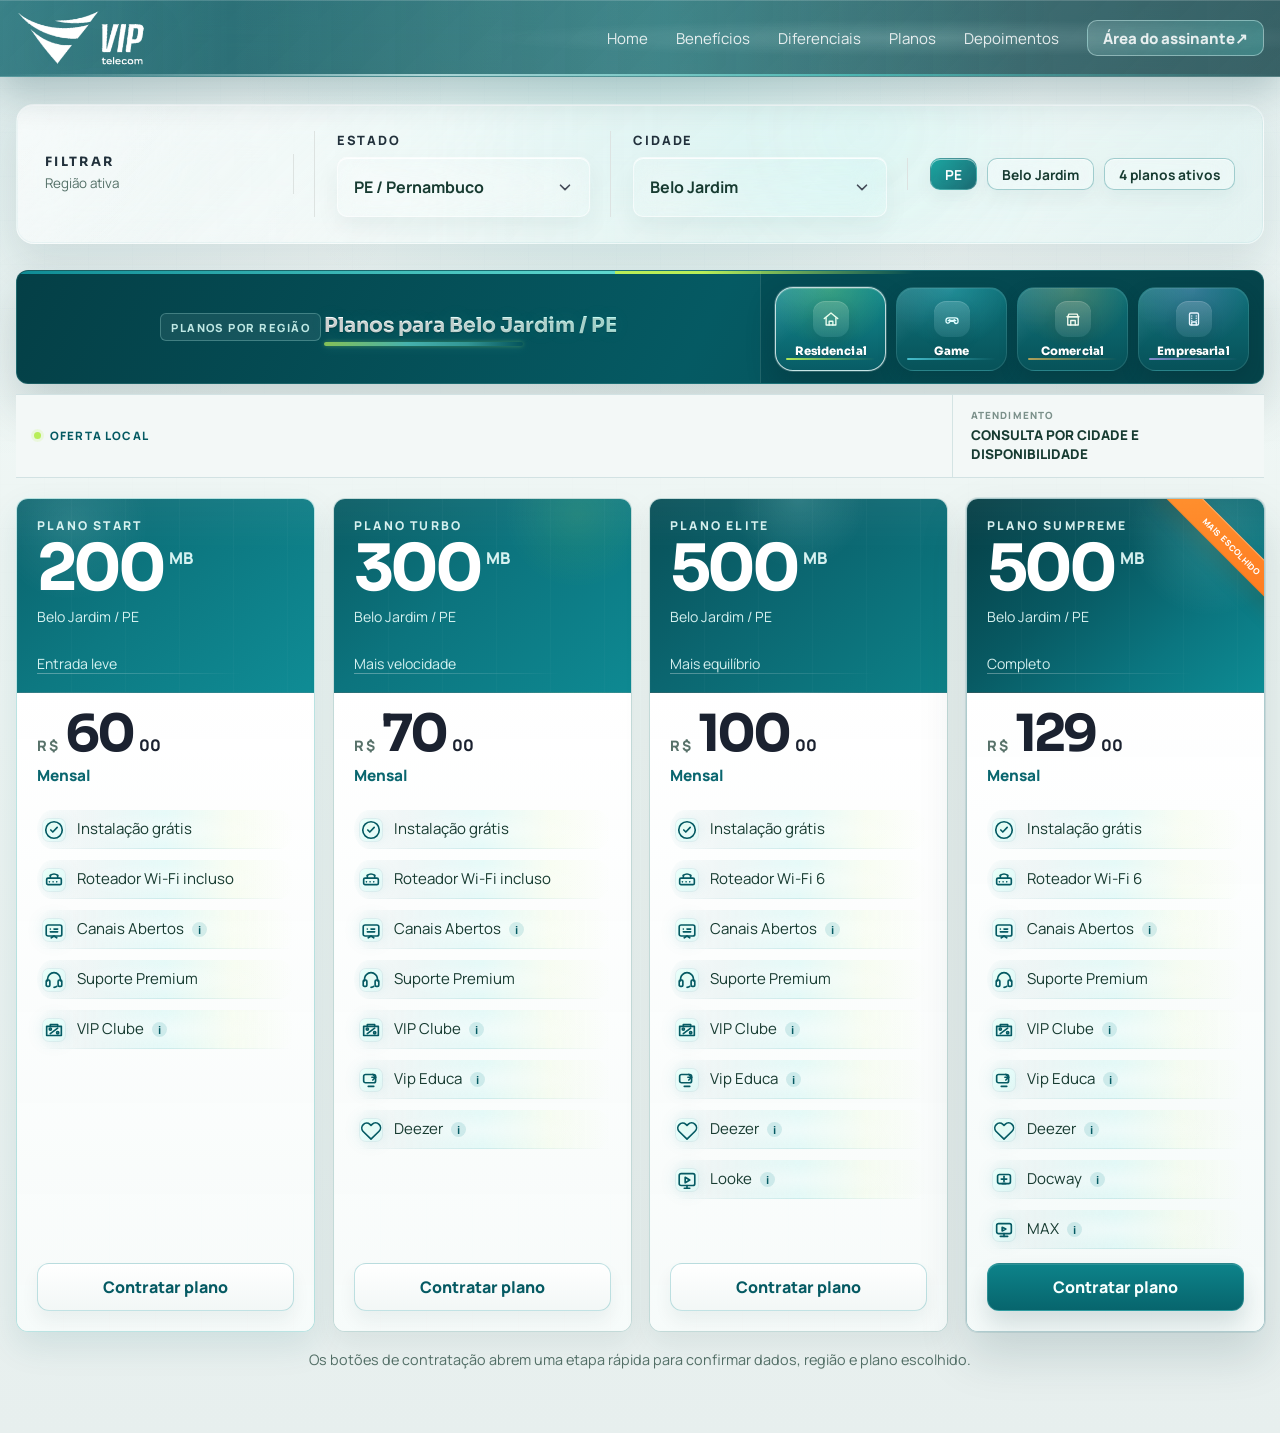
<file: planos.html>
﻿<!doctype html>
<html lang="pt-BR">
<head>
  <meta charset="UTF-8">
  <meta name="viewport" content="width=device-width, initial-scale=1.0">
  <title>VIP Telecom | Planos por cidade</title>
  <meta name="description" content="Escolha o estado e a cidade para ver os planos VIP Telecom com valores e velocidades ajustados por localidade.">
  <link rel="preconnect" href="https://fonts.googleapis.com">
  <link rel="preconnect" href="https://fonts.gstatic.com" crossorigin>
  <link href="https://fonts.googleapis.com/css2?family=Manrope:wght@400;500;600;700;800&family=Sora:wght@500;600;700;800&display=swap" rel="stylesheet">
  <style>
    :root {
      --bg: #edf5f3;
      --surface: rgba(255, 255, 255, 0.82);
      --surface-strong: #ffffff;
      --text: #173b31;
      --muted: rgba(23, 59, 49, 0.72);
      --line: rgba(7, 93, 102, 0.13);
      --teal: #0f8c95;
      --teal-dark: #055a63;
      --teal-deep: #03343a;
      --accent: #b3ef4d;
      --shadow: 0 22px 56px rgba(4, 52, 58, 0.12);
      --radius-xl: 34px;
      --radius-lg: 24px;
      --radius-md: 18px;
      --max-width: 1440px;
    }

    * { box-sizing: border-box; }
    html { scroll-behavior: smooth; overflow-x: clip; }
    body {
      margin: 0;
      padding-top: 76px;
      font-family: "Manrope", sans-serif;
      color: var(--text);
      overflow-x: hidden;
      background:
        radial-gradient(circle at top center, rgba(11, 159, 154, 0.16), transparent 26%),
        radial-gradient(circle at top left, rgba(7, 93, 102, 0.12), transparent 24%),
        radial-gradient(circle at top right, rgba(8, 102, 110, 0.08), transparent 24%),
        linear-gradient(180deg, #f5fbfa 0%, #edf5f3 40%, #e7efee 100%);
    }
    body::before {
      content: "";
      position: fixed;
      inset: 0;
      pointer-events: none;
      background-image:
        linear-gradient(rgba(7, 93, 102, 0.02) 1px, transparent 1px),
        linear-gradient(90deg, rgba(7, 93, 102, 0.02) 1px, transparent 1px);
      background-size: 44px 44px;
      mask-image: linear-gradient(180deg, rgba(0, 0, 0, 0.48), transparent 96%);
    }
    a { color: inherit; text-decoration: none; }
    .container { width: min(calc(100% - 32px), var(--max-width)); margin: 0 auto; }

    .site-header {
      position: fixed;
      top: 0;
      left: 0;
      right: 0;
      z-index: 90;
      overflow: hidden;
      backdrop-filter: blur(24px) saturate(1.25);
      -webkit-backdrop-filter: blur(24px) saturate(1.15);
      background:
        linear-gradient(90deg, rgba(216, 247, 246, 0.14), transparent 18%, rgba(86, 227, 218, 0.16) 52%, transparent 82%),
        linear-gradient(135deg, rgba(7, 93, 102, 0.88), rgba(3, 52, 58, 0.76));
      border-bottom: 1px solid rgba(216, 247, 246, 0.2);
      box-shadow: 0 14px 38px rgba(4, 52, 58, 0.24), inset 0 1px 0 rgba(255, 255, 255, 0.16);
    }
    .site-header::before {
      content: "";
      position: absolute;
      inset: 0;
      pointer-events: none;
      background: radial-gradient(ellipse at 72% 50%, rgba(216,247,246,.18), transparent 34%), linear-gradient(90deg, transparent, rgba(255,255,255,.08) 48%, transparent);
    }
    .site-header::after {
      content: "";
      position: absolute;
      left: 0; right: 0; bottom: 0; height: 2px;
      background: linear-gradient(90deg, transparent, rgba(216,247,246,.72), rgba(86,227,218,.56), transparent);
    }
    .site-header-inner {
      min-height: 76px;
      display: flex;
      align-items: center;
      justify-content: space-between;
      gap: 18px;
      min-width: 0;
    }
    .brand { display: inline-flex; align-items: center; gap: 14px; min-width: 0; flex: 1 1 auto; }
    .brand img { width: 156px; height: auto; display: block; }
    .site-header .brand img { width: 130px; filter: drop-shadow(0 12px 24px rgba(4,52,58,.18)); }
    .brand-copy {
      color: rgba(243, 253, 252, 0.78);
      font-size: 0.86rem;
      letter-spacing: 0.16em;
      text-transform: uppercase;
      font-weight: 800;
    }
    .home-link {
      display: inline-flex;
      align-items: center;
      min-height: 42px;
      gap: 10px;
      padding: 0 22px;
      border-radius: 12px;
      border: 1px solid rgba(255, 255, 255, 0.88);
      color: #effdfd;
      background: transparent;
      box-shadow: none;
      flex: 0 0 auto;
      white-space: nowrap;
    }
    .home-link::before {
      content: "←";
      font-size: 1.2rem;
      line-height: 1;
    }
    .home-link-short { display: none; }

    .site-header nav { position: relative; z-index: 1; display: flex !important; align-items: center; gap: 28px !important; color: rgba(255,255,255,.86) !important; font-size: .94rem !important; flex-wrap: nowrap !important; }
    .site-header nav a { position: relative; display: inline-flex; align-items: center; min-height: 36px; padding: 0 !important; transition: color 180ms ease, transform 180ms ease; }
    .site-header nav a::after { content: ""; position: absolute; left: 0; right: 0; bottom: 2px; height: 2px; transform: scaleX(0); background: linear-gradient(90deg, transparent, #d8f7f6, #56e3da, transparent); transition: transform 180ms ease; }
    .site-header nav a:hover { color: #fff; transform: translateY(-1px); }
    .site-header nav a:hover::after { transform: scaleX(1); }
    .site-header nav a:last-child { min-height: 36px; padding: 0 15px !important; border: 1px solid rgba(216,247,246,.44); border-radius: 10px; background: linear-gradient(135deg, rgba(216,247,246,.16), rgba(86,227,218,.26)); font-weight: 800; }
    .site-header nav a:last-child::after { display: none; }

    .page { padding: 28px 0 64px; }
    .hero {
      display: grid;
      grid-template-columns: minmax(0, 1.08fr) minmax(330px, 0.92fr);
      gap: 0;
      align-items: stretch;
      margin-bottom: 26px;
      padding: 0;
      border-radius: 40px;
      position: relative;
      overflow: hidden;
      background:
        linear-gradient(92deg, rgba(3, 52, 58, 0.96) 0%, rgba(3, 52, 58, 0.92) 46%, rgba(3, 52, 58, 0.58) 68%, rgba(11, 159, 154, 0.22) 100%);
      border: 1px solid rgba(195, 248, 244, 0.16);
      box-shadow: 0 30px 72px rgba(4, 52, 58, 0.24);
      isolation: isolate;
    }
    .hero::before,
    .hero::after {
      content: "";
      position: absolute;
      inset: 0;
      pointer-events: none;
    }
    .hero::before {
      background:
        radial-gradient(circle at 18% 20%, rgba(178, 239, 77, 0.09), transparent 20%),
        radial-gradient(circle at 80% 18%, rgba(182, 248, 240, 0.16), transparent 18%),
        radial-gradient(circle at 72% 72%, rgba(7, 93, 102, 0.14), transparent 20%),
        linear-gradient(90deg, rgba(255, 255, 255, 0.025) 1px, transparent 1px),
        linear-gradient(rgba(255, 255, 255, 0.025) 1px, transparent 1px);
      background-size: auto, auto, auto, 56px 56px, 56px 56px;
      opacity: 0.72;
    }
    .hero::after {
      background: linear-gradient(180deg, rgba(3, 52, 58, 0.06), rgba(3, 52, 58, 0.34));
      mix-blend-mode: multiply;
    }
    .hero-copy,
    .region-card {
      position: relative;
      z-index: 1;
      border: 1px solid rgba(223, 255, 252, 0.12);
      backdrop-filter: blur(22px) saturate(1.14);
      box-shadow: 0 20px 44px rgba(4, 52, 58, 0.18);
    }
    .hero-copy {
      padding: 42px 38px 34px;
      min-height: 420px;
      display: flex;
      flex-direction: column;
      justify-content: center;
      position: relative;
      overflow: hidden;
      background:
        linear-gradient(180deg, rgba(4, 52, 58, 0.72), rgba(4, 52, 58, 0.22)),
        linear-gradient(135deg, rgba(11, 159, 154, 0.1), rgba(255, 255, 255, 0.04));
    }
    .hero-copy::before {
      content: "";
      position: absolute;
      inset: 0;
      background:
        radial-gradient(circle at top right, rgba(123, 234, 225, 0.18), transparent 28%),
        radial-gradient(circle at bottom left, rgba(178, 239, 77, 0.08), transparent 34%);
      pointer-events: none;
    }
    .hero-copy > * { position: relative; z-index: 1; }
    .hero-side {
      padding: 28px 28px 28px 0;
      display: flex;
      align-items: center;
    }
    .hero-visual {
      border-radius: 30px;
      min-height: 420px;
      padding: 22px;
      position: relative;
      overflow: hidden;
      border: 0;
      box-shadow: none;
      background:
        linear-gradient(180deg, rgba(3, 52, 58, 0.36), rgba(10, 145, 148, 0.14)),
        url("assets/img/hero-network.png") center/cover;
    }
    .hero-visual::before {
      content: "";
      position: absolute;
      inset: 0;
      background:
        radial-gradient(circle at 76% 18%, rgba(182, 248, 240, 0.22), transparent 18%),
        radial-gradient(circle at 20% 26%, rgba(255, 255, 255, 0.1), transparent 16%),
        linear-gradient(90deg, rgba(255, 255, 255, 0.04) 1px, transparent 1px),
        linear-gradient(rgba(255, 255, 255, 0.03) 1px, transparent 1px);
      background-size: auto, auto, 54px 54px, 54px 54px;
      opacity: 0.54;
      pointer-events: none;
    }
    .hero-visual::after {
      content: "";
      position: absolute;
      inset: 0;
      background: linear-gradient(180deg, rgba(3, 52, 58, 0.06), rgba(3, 52, 58, 0.34));
      pointer-events: none;
    }
    .visual-body {
      position: relative;
      z-index: 1;
      height: 100%;
      display: flex;
      flex-direction: column;
      justify-content: space-between;
      gap: 16px;
    }
    .visual-tag {
      display: inline-flex;
      align-items: center;
      min-height: 32px;
      padding: 0 14px;
      width: fit-content;
      border-radius: 999px;
      background: rgba(255, 255, 255, 0.1);
      border: 1px solid rgba(223, 255, 252, 0.1);
      color: #dffffb;
      font-size: 0.76rem;
      font-weight: 800;
      letter-spacing: 0.18em;
      text-transform: uppercase;
    }
    .visual-map {
      position: relative;
      min-height: 132px;
      border-radius: 12px;
      background:
        linear-gradient(180deg, rgba(255, 255, 255, 0.08), rgba(255, 255, 255, 0.01)),
        radial-gradient(circle at center, rgba(178, 239, 77, 0.08), transparent 55%);
      border: 0;
      overflow: hidden;
    }
    .visual-map::before,
    .visual-map::after {
      content: "";
      position: absolute;
      inset: 0;
      pointer-events: none;
    }
    .visual-map::before {
      background:
        radial-gradient(circle at 28% 40%, rgba(78, 229, 213, 0.26), transparent 8%),
        radial-gradient(circle at 58% 52%, rgba(78, 229, 213, 0.18), transparent 7%),
        radial-gradient(circle at 74% 30%, rgba(255, 255, 255, 0.12), transparent 8%),
        linear-gradient(90deg, rgba(255, 255, 255, 0.06) 1px, transparent 1px),
        linear-gradient(rgba(255, 255, 255, 0.06) 1px, transparent 1px);
      background-size: auto, auto, auto, 44px 44px, 44px 44px;
      opacity: 0.58;
    }
    .visual-map::after {
      background:
        linear-gradient(135deg, transparent 0 46%, rgba(255, 255, 255, 0.22) 46% 48%, transparent 48%),
        linear-gradient(180deg, transparent 0 32%, rgba(178, 239, 77, 0.5) 32% 34%, transparent 34%),
        linear-gradient(90deg, transparent 0 68%, rgba(178, 239, 77, 0.42) 68% 70%, transparent 70%);
      opacity: 0.5;
    }
    .map-pin {
      position: absolute;
      left: 58%;
      top: 24%;
      width: 22px;
      height: 22px;
      border-radius: 50%;
      background: #efffff;
      box-shadow: 0 0 0 8px rgba(178, 239, 77, 0.22), 0 10px 20px rgba(4, 52, 58, 0.24);
      transform: translate(-50%, -50%);
      z-index: 2;
    }
    .map-pin::after {
      content: "";
      position: absolute;
      left: 50%;
      top: 100%;
      width: 10px;
      height: 18px;
      border-radius: 999px 999px 999px 0;
      background: linear-gradient(180deg, #f2fffe, rgba(255, 255, 255, 0.18));
      transform: translateX(-50%) rotate(45deg);
      transform-origin: top center;
    }
    .hero-copy,
    .region-card {
      position: relative;
      z-index: 1;
      border: 1px solid rgba(223, 255, 252, 0.12);
      backdrop-filter: blur(22px) saturate(1.14);
      box-shadow: 0 20px 44px rgba(4, 52, 58, 0.18);
    }
    .hero-copy {
      padding: 42px 38px 34px;
      min-height: 420px;
      display: flex;
      flex-direction: column;
      justify-content: center;
      position: relative;
      overflow: hidden;
      background:
        linear-gradient(180deg, rgba(4, 52, 58, 0.72), rgba(4, 52, 58, 0.22)),
        linear-gradient(135deg, rgba(11, 159, 154, 0.1), rgba(255, 255, 255, 0.04));
    }
    .hero-copy::before {
      content: "";
      position: absolute;
      inset: 0;
      background:
        radial-gradient(circle at top right, rgba(123, 234, 225, 0.18), transparent 28%),
        radial-gradient(circle at bottom left, rgba(178, 239, 77, 0.08), transparent 34%);
      pointer-events: none;
    }
    .hero-copy > * { position: relative; z-index: 1; }
    .hero-side {
      display: grid;
      gap: 0;
      align-content: start;
      padding-top: 10px;
    }
    .hero-visual {
      border-radius: 30px;
      min-height: 420px;
      padding: 22px;
      position: relative;
      overflow: hidden;
      border: 0;
      box-shadow: none;
      background:
        linear-gradient(180deg, rgba(3, 52, 58, 0.36), rgba(10, 145, 148, 0.14)),
        url("assets/img/hero-network.png") center/cover;
    }
    .hero-visual::before {
      content: "";
      position: absolute;
      inset: 0;
      background:
        radial-gradient(circle at 76% 18%, rgba(182, 248, 240, 0.22), transparent 18%),
        radial-gradient(circle at 20% 26%, rgba(255, 255, 255, 0.1), transparent 16%),
        linear-gradient(90deg, rgba(255, 255, 255, 0.04) 1px, transparent 1px),
        linear-gradient(rgba(255, 255, 255, 0.03) 1px, transparent 1px);
      background-size: auto, auto, 54px 54px, 54px 54px;
      opacity: 0.54;
      pointer-events: none;
    }
    .hero-visual::after {
      content: "";
      position: absolute;
      inset: 0;
      background: linear-gradient(180deg, rgba(3, 52, 58, 0.06), rgba(3, 52, 58, 0.34));
      pointer-events: none;
    }
    .visual-body {
      position: relative;
      z-index: 1;
      height: 100%;
      display: flex;
      flex-direction: column;
      justify-content: space-between;
      gap: 16px;
    }
    .visual-tag {
      display: inline-flex;
      align-items: center;
      min-height: 32px;
      padding: 0 14px;
      width: fit-content;
      border-radius: 999px;
      background: rgba(255, 255, 255, 0.1);
      border: 1px solid rgba(223, 255, 252, 0.1);
      color: #dffffb;
      font-size: 0.76rem;
      font-weight: 800;
      letter-spacing: 0.18em;
      text-transform: uppercase;
    }
    .visual-map {
      position: relative;
      min-height: 132px;
      border-radius: 26px;
      background:
        linear-gradient(180deg, rgba(255, 255, 255, 0.08), rgba(255, 255, 255, 0.01)),
        radial-gradient(circle at center, rgba(178, 239, 77, 0.08), transparent 55%);
      border: 0;
      overflow: hidden;
    }
    .visual-map::before,
    .visual-map::after {
      content: "";
      position: absolute;
      inset: 0;
      pointer-events: none;
    }
    .visual-map::before {
      background:
        radial-gradient(circle at 28% 40%, rgba(78, 229, 213, 0.26), transparent 8%),
        radial-gradient(circle at 58% 52%, rgba(78, 229, 213, 0.18), transparent 7%),
        radial-gradient(circle at 74% 30%, rgba(255, 255, 255, 0.12), transparent 8%),
        linear-gradient(90deg, rgba(255, 255, 255, 0.06) 1px, transparent 1px),
        linear-gradient(rgba(255, 255, 255, 0.06) 1px, transparent 1px);
      background-size: auto, auto, auto, 44px 44px, 44px 44px;
      opacity: 0.58;
    }
    .visual-map::after {
      background:
        linear-gradient(135deg, transparent 0 46%, rgba(255, 255, 255, 0.22) 46% 48%, transparent 48%),
        linear-gradient(180deg, transparent 0 32%, rgba(178, 239, 77, 0.5) 32% 34%, transparent 34%),
        linear-gradient(90deg, transparent 0 68%, rgba(178, 239, 77, 0.42) 68% 70%, transparent 70%);
      opacity: 0.5;
    }
    .map-pin {
      position: absolute;
      left: 58%;
      top: 24%;
      width: 22px;
      height: 22px;
      border-radius: 50%;
      background: #efffff;
      box-shadow: 0 0 0 8px rgba(178, 239, 77, 0.22), 0 10px 20px rgba(4, 52, 58, 0.24);
      transform: translate(-50%, -50%);
      z-index: 2;
    }
    .map-pin::after {
      content: "";
      position: absolute;
      left: 50%;
      top: 100%;
      width: 10px;
      height: 18px;
      border-radius: 999px 999px 999px 0;
      background: linear-gradient(180deg, #f2fffe, rgba(255, 255, 255, 0.18));
      transform: translateX(-50%) rotate(45deg);
      transform-origin: top center;
    }
    .selector-bar {
      grid-column: 1 / -1;
      display: grid;
      grid-template-columns: auto minmax(220px, 1fr) minmax(220px, 1fr) auto;
      gap: 16px;
      align-items: center;
      padding: 16px 18px;
      border-radius: 12px;
      background:
        linear-gradient(135deg, rgba(9, 82, 82, 0.98), rgba(12, 115, 112, 0.96));
      border: 1px solid rgba(223, 255, 252, 0.14);
      box-shadow: 0 12px 24px rgba(4, 52, 58, 0.14);
      backdrop-filter: blur(8px) saturate(1.04);
    }
    .selector-title {
      display: grid;
      gap: 4px;
      align-content: start;
      padding-right: 18px;
      min-width: 140px;
      border-right: 1px solid rgba(223, 255, 252, 0.12);
    }
    .selector-title strong {
      font-size: 0.8rem;
      font-family: "Sora", sans-serif;
      letter-spacing: 0.18em;
      text-transform: uppercase;
      color: #f2fffe;
    }
    .selector-title span {
      color: rgba(240, 255, 255, 0.88);
      line-height: 1.45;
      font-size: 0.84rem;
    }
    .field {
      display: grid;
      gap: 8px;
      padding-left: 16px;
      border-left: 1px solid rgba(223, 255, 252, 0.12);
    }
    .field label {
      font-size: 0.8rem;
      letter-spacing: 0.14em;
      text-transform: uppercase;
      color: rgba(240, 255, 255, 0.82);
      font-weight: 800;
    }
    .field select {
      appearance: none;
      width: 100%;
      min-height: 60px;
      border-radius: 10px;
      border: 1px solid rgba(214, 218, 221, 0.95);
      background-color: #fff;
      background-image:
        url("data:image/svg+xml,%3Csvg xmlns='http://www.w3.org/2000/svg' width='18' height='18' viewBox='0 0 18 18' fill='none' stroke='%23464d5a' stroke-width='1.9' stroke-linecap='round' stroke-linejoin='round'%3E%3Cpath d='M4 7l5 5 5-5'/%3E%3C/svg%3E");
      background-repeat: no-repeat;
      background-position: right 16px center;
      background-size: 16px;
      color: var(--text);
      padding: 0 44px 0 16px;
      font: inherit;
      font-weight: 700;
      box-shadow: inset 0 1px 0 rgba(255, 255, 255, 0.92), 0 6px 14px rgba(4, 52, 58, 0.05);
      outline: none;
    }
    .field select:focus {
      border-color: rgba(10, 145, 148, 0.38);
      box-shadow: 0 0 0 4px rgba(10, 145, 148, 0.12), inset 0 1px 0 rgba(255, 255, 255, 0.92);
    }
    .summary-row {
      display: flex;
      flex-wrap: wrap;
      gap: 10px;
      justify-content: flex-end;
      align-items: center;
      padding-left: 16px;
      border-left: 1px solid rgba(223, 255, 252, 0.12);
    }
    .summary-chip {
      display: inline-flex;
      align-items: center;
      min-height: 32px;
      padding: 0 14px;
      border-radius: 8px;
      border: 1px solid rgba(223, 255, 252, 0.18);
      background: rgba(255, 255, 255, 0.1);
      color: #f6fffe;
      font-size: 0.86rem;
      font-weight: 700;
      box-shadow: inset 0 1px 0 rgba(255, 255, 255, 0.08);
    }
    .hero-copy h1 {
      margin: 18px 0 16px;
      font-family: "Sora", sans-serif;
      font-size: clamp(2.35rem, 4.2vw, 4.35rem);
      line-height: 0.95;
      letter-spacing: -0.05em;
      max-width: 8.4ch;
      color: #f8fffe;
      text-wrap: balance;
    }
    .hero-copy p {
      margin: 0;
      max-width: 44ch;
      color: rgba(240, 255, 255, 0.82);
      font-size: 0.98rem;
      line-height: 1.7;
    }
    .hero-copy h1 {
      margin: 18px 0 16px;
      font-family: "Sora", sans-serif;
      font-size: clamp(2.35rem, 4.2vw, 4.35rem);
      line-height: 0.95;
      letter-spacing: -0.05em;
      max-width: 8.4ch;
      color: #f8fffe;
      text-wrap: balance;
    }
    .hero-copy p {
      margin: 0;
      max-width: 44ch;
      color: rgba(240, 255, 255, 0.82);
      font-size: 0.98rem;
      line-height: 1.7;
    }
    .region-card {
      position: relative;
      z-index: 1;
      border: 1px solid rgba(223, 255, 252, 0.18);
      backdrop-filter: blur(20px) saturate(1.12);
      box-shadow: 0 20px 44px rgba(4, 52, 58, 0.18);
    }
    @media (max-width: 1120px) {
      .hero { grid-template-columns: 1fr; gap: 16px; border-radius: 32px; }
      .hero-visual { min-height: 220px; }
      .selector-bar { grid-template-columns: 1fr; gap: 12px; align-items: stretch; }
      .summary-row { justify-content: flex-start; }
      .plans-grid { grid-template-columns: repeat(2, minmax(0, 1fr)); }
    }
    @media (max-width: 760px) {
      .site-header-inner { min-height: 74px; }
      .brand { gap: 10px; }
      .brand img { width: 132px; }
      .brand-copy { display: none; }
      .home-link { min-height: 40px; padding: 0 14px; font-size: 0.9rem; }
      .page { padding-top: 18px; }
      .hero-copy,
      .region-card { padding-left: 22px; padding-right: 22px; border-radius: 26px; }
      .hero-copy { padding-top: 28px; padding-bottom: 24px; min-height: auto; }
      .hero-copy h1 { max-width: none; }
      .hero-visual { min-height: 220px; }
      .selector-bar { grid-template-columns: 1fr; gap: 12px; align-items: stretch; }
      .selector-title { min-width: 0; }
      .plans-grid { grid-template-columns: 1fr; }
      .plan-top { min-height: 182px; }
    }
  </style>
  <style id="plans-rework">
    .eyebrow {
      display: inline-flex;
      align-items: center;
      min-height: 34px;
      width: fit-content;
      padding: 0 14px;
      border-radius: 8px;
      background: rgba(255, 255, 255, 0.12);
      border: 1px solid rgba(223, 255, 252, 0.12);
      color: #dffbfa;
      font-size: 0.76rem;
      font-weight: 800;
      letter-spacing: 0.18em;
      text-transform: uppercase;
    }

    .region-card .eyebrow {
      background: rgba(10, 145, 148, 0.10);
      border-color: rgba(10, 145, 148, 0.14);
      color: var(--teal-dark);
    }

    .hero-side {
      padding: 28px 28px 28px 0;
      display: flex;
      align-items: stretch;
    }

    .hero-visual {
      min-height: 250px;
      border-radius: 12px;
      padding: 22px;
      position: relative;
      overflow: hidden;
      border: 1px solid rgba(223, 255, 252, 0.12);
      box-shadow: 0 20px 44px rgba(4, 52, 58, 0.18);
      background:
        linear-gradient(180deg, rgba(3, 52, 58, 0.42), rgba(10, 145, 148, 0.16)),
        url("assets/img/support-vip-visual.png") center right/cover no-repeat;
      display: flex;
      align-items: flex-start;
    }

    .hero-visual::before {
      content: "";
      position: absolute;
      inset: 0;
      background:
        radial-gradient(circle at 76% 18%, rgba(182, 248, 240, 0.22), transparent 18%),
        radial-gradient(circle at 20% 26%, rgba(255, 255, 255, 0.1), transparent 16%),
        linear-gradient(90deg, rgba(255, 255, 255, 0.04) 1px, transparent 1px),
        linear-gradient(rgba(255, 255, 255, 0.03) 1px, transparent 1px);
      background-size: auto, auto, 54px 54px, 54px 54px;
      opacity: 0.54;
      pointer-events: none;
    }

    .hero-visual::after {
      content: "";
      position: absolute;
      inset: 0;
      background: linear-gradient(180deg, rgba(3, 52, 58, 0.06), rgba(3, 52, 58, 0.34));
      pointer-events: none;
    }

    .visual-tag {
      display: inline-flex;
      align-items: center;
      min-height: 32px;
      padding: 0 14px;
      width: fit-content;
      border-radius: 999px;
      background: rgba(255, 255, 255, 0.1);
      border: 1px solid rgba(223, 255, 252, 0.1);
      color: #dffffb;
      font-size: 0.76rem;
      font-weight: 800;
      letter-spacing: 0.18em;
      text-transform: uppercase;
    }

    .selector-bar {
      display: grid;
      grid-template-columns: minmax(180px, 0.9fr) minmax(0, 1fr) minmax(0, 1fr) auto;
      gap: 20px;
      align-items: center;
      padding: 26px 28px;
      border-radius: 18px;
      position: relative;
      overflow: hidden;
      isolation: isolate;
      background:
        linear-gradient(180deg, rgba(255, 255, 255, 0.98), rgba(248, 250, 249, 0.96));
      border: 1px solid rgba(217, 224, 222, 0.88);
      box-shadow:
        0 12px 30px rgba(4, 52, 58, 0.08),
        inset 0 1px 0 rgba(255, 255, 255, 0.9);
      backdrop-filter: blur(16px) saturate(1.05);
    }

    .selector-bar::before,
    .selector-bar::after {
      display: none;
    }

    .selector-bar::before {
      background:
        radial-gradient(circle at 14% 20%, rgba(255, 255, 255, 0.22), transparent 18%),
        linear-gradient(90deg, transparent 0%, rgba(227, 255, 252, 0.22) 48%, transparent 70%);
      opacity: 0.7;
      transform: translateX(-18%);
      animation: selector-sheen 8s ease-in-out infinite;
    }

    .selector-bar::after {
      background:
        linear-gradient(115deg, transparent 0%, rgba(255, 255, 255, 0.04) 44%, rgba(255, 255, 255, 0.16) 50%, rgba(255, 255, 255, 0.04) 56%, transparent 100%);
      mix-blend-mode: screen;
      opacity: 0.38;
      transform: translateX(-64%);
      animation: selector-sweep 9s linear infinite;
    }

    .selector-bar > * {
      position: relative;
      z-index: 1;
    }

    .selector-title {
      display: grid;
      gap: 4px;
      align-content: start;
      min-width: 0;
      padding-right: 22px;
      margin-right: 0;
      border-right: 1px solid rgba(220, 226, 224, 0.95);
    }

    .selector-title strong {
      font-size: 0.8rem;
      font-family: "Sora", sans-serif;
      letter-spacing: 0.18em;
      text-transform: uppercase;
      color: #2c3340;
    }

    .selector-title span {
      color: var(--muted);
      line-height: 1.45;
      font-size: 0.84rem;
    }

    .field label {
      color: #2c3340;
    }

    .field {
      padding-left: 22px;
      border-left: 1px solid rgba(220, 226, 224, 0.95);
    }

    .summary-row {
      display: flex;
      flex-wrap: wrap;
      gap: 10px;
      justify-content: flex-end;
      align-items: center;
      padding-left: 22px;
      border-left: 1px solid rgba(220, 226, 224, 0.95);
    }

    .summary-chip {
      display: inline-flex;
      align-items: center;
      min-height: 32px;
      padding: 0 14px;
      border-radius: 10px;
      border: 1px solid rgba(15, 140, 149, 0.55);
      background: transparent;
      color: #173b31;
      font-size: 0.86rem;
      font-weight: 700;
      box-shadow: none;
      backdrop-filter: none;
    }

    .summary-chip.is-active {
      background: linear-gradient(180deg, #0f8c95, #0b6f78);
      border-color: transparent;
      color: #fff;
    }

    @keyframes selector-sheen {
      0% { transform: translateX(-18%); opacity: 0.35; }
      50% { transform: translateX(10%); opacity: 0.72; }
      100% { transform: translateX(24%); opacity: 0.38; }
    }

    @keyframes selector-sweep {
      0% { transform: translateX(-66%); }
      100% { transform: translateX(66%); }
    }

    .region-card {
      margin-top: 10px;
      position: relative;
      z-index: 1;
      padding: 36px;
      border-radius: 20px;
      background:
        radial-gradient(circle at 100% 0%, rgba(48, 197, 202, 0.22), transparent 26%),
        radial-gradient(circle at 14% 26%, rgba(126, 235, 225, 0.12), transparent 24%),
        linear-gradient(115deg, rgba(7, 95, 104, 0.085) 0%, rgba(7, 95, 104, 0) 38%),
        linear-gradient(180deg, rgba(249, 254, 253, 0.99), rgba(236, 246, 244, 0.97));
      border: 1px solid rgba(148, 208, 204, 0.78);
      backdrop-filter: blur(14px) saturate(1.04);
      box-shadow:
        0 18px 40px rgba(4, 52, 58, 0.09),
        inset 0 1px 0 rgba(255, 255, 255, 0.78);
      overflow: hidden;
      opacity: 1;
      transform: none;
      transition: box-shadow 0.35s ease, border-color 0.35s ease;
    }

    .region-card::before {
      content: "";
      position: absolute;
      inset: 0;
      background:
        linear-gradient(90deg, rgba(7, 93, 102, 0.04) 1px, transparent 1px),
        linear-gradient(rgba(7, 93, 102, 0.03) 1px, transparent 1px),
        linear-gradient(90deg, rgba(8, 108, 117, 0.045), transparent 36%, transparent 68%, rgba(8, 108, 117, 0.02));
      background-size: 56px 56px, 56px 56px, 100% 100%;
      opacity: 0.42;
      pointer-events: none;
    }

    .region-card > * {
      position: relative;
      z-index: 1;
    }

    .region-card.is-visible {
      opacity: 1;
      transform: translateY(0);
    }

    .region-head {
      display: flex;
      flex-direction: column;
      justify-content: flex-start;
      gap: 10px;
      align-items: flex-start;
      margin-bottom: 0;
      min-width: 0;
    }

    .region-head > * {
      min-width: 0;
    }

    .region-head h2 {
      margin: 10px 0 0;
      font-family: "Sora", sans-serif;
      font-size: clamp(1.7rem, 3vw, 2.65rem);
      line-height: 0.96;
      letter-spacing: 0;
      max-width: 12ch;
      color: #f5fffd;
      display: inline-block;
      position: relative;
      overflow-wrap: anywhere;
      text-wrap: balance;
      text-shadow: 0 1px 0 rgba(0, 0, 0, 0.18), 0 0 18px rgba(95, 216, 206, 0.12);
      background: linear-gradient(90deg, #ffffff 0%, #f3fffd 38%, #c8fff6 100%);
      -webkit-background-clip: text;
      background-clip: text;
      -webkit-text-fill-color: transparent;
    }

    .region-head h2::after {
      content: "";
      position: absolute;
      left: 0;
      bottom: -10px;
      width: min(160px, 52%);
      height: 3px;
      border-radius: 999px;
      background: linear-gradient(90deg, rgba(184, 238, 88, 0.95), rgba(95, 216, 206, 0.85), rgba(95, 216, 206, 0));
      opacity: 0.72;
    }

    .region-head p {
      margin: 0;
      max-width: 32ch;
      color: #2d3440;
      line-height: 1.65;
      font-size: 0.98rem;
      overflow-wrap: anywhere;
    }

    .region-layout {
      position: relative;
      display: grid;
      grid-template-columns: minmax(0, 1.45fr) minmax(280px, 0.92fr);
      gap: 22px;
      align-items: start;
      margin-bottom: 18px;
    }

    .region-layout::after {
      content: "";
      position: absolute;
      top: 8px;
      bottom: 8px;
      left: calc(60.8% + 10px);
      width: 1px;
      background:
        linear-gradient(180deg, transparent, rgba(10, 114, 122, 0.16) 16%, rgba(10, 114, 122, 0.16) 84%, transparent);
      pointer-events: none;
    }

    .region-copy {
      display: grid;
      gap: 14px;
      min-width: 0;
      padding: 8px 10px 0 0;
    }

    .region-copy > * {
      min-width: 0;
    }

    .region-note {
      display: flex;
      align-items: flex-start;
      gap: 14px;
      padding: 17px 18px;
      border-radius: 18px;
      background:
        linear-gradient(90deg, rgba(8, 102, 111, 0.13) 0%, rgba(125, 234, 223, 0.12) 42%, rgba(255, 255, 255, 0.7) 100%);
      border: 1px solid rgba(90, 177, 171, 0.22);
      box-shadow:
        inset 0 1px 0 rgba(255, 255, 255, 0.72),
        0 12px 24px rgba(5, 52, 58, 0.06);
      margin-bottom: 0;
      min-width: 0;
    }

    .region-aside {
      position: relative;
      display: grid;
      gap: 14px;
      padding: 18px;
      border-radius: 24px;
      border: 1px solid rgba(71, 163, 157, 0.34);
      background:
        radial-gradient(circle at 100% 0%, rgba(84, 230, 220, 0.18), transparent 34%),
        radial-gradient(circle at 0% 100%, rgba(152, 234, 93, 0.08), transparent 30%),
        linear-gradient(155deg, rgba(8, 95, 104, 0.96), rgba(14, 131, 139, 0.93));
      box-shadow:
        inset 0 1px 0 rgba(255, 255, 255, 0.16),
        0 18px 34px rgba(4, 52, 58, 0.14);
      overflow: hidden;
      min-width: 0;
    }

    .region-aside::before {
      content: "";
      position: absolute;
      inset: 0;
      background:
        linear-gradient(90deg, rgba(255, 255, 255, 0.055) 1px, transparent 1px),
        linear-gradient(rgba(255, 255, 255, 0.045) 1px, transparent 1px),
        radial-gradient(circle at 80% 18%, rgba(255, 255, 255, 0.16), transparent 26%);
      background-size: 38px 38px;
      opacity: 0.54;
      pointer-events: none;
    }

    .region-aside > * {
      position: relative;
      z-index: 1;
      min-width: 0;
    }

    .region-aside-head {
      display: flex;
      justify-content: space-between;
      align-items: center;
      gap: 12px;
    }

    .region-aside-label {
      font-size: 0.73rem;
      font-weight: 900;
      letter-spacing: 0.16em;
      text-transform: uppercase;
      color: rgba(233, 251, 249, 0.76);
    }

    .region-kpis {
      display: grid;
      grid-template-columns: repeat(2, minmax(0, 1fr));
      gap: 12px;
    }

    .region-kpi {
      padding: 14px 14px 13px;
      border-radius: 18px;
      background:
        linear-gradient(180deg, rgba(255, 255, 255, 0.14), rgba(255, 255, 255, 0.08)),
        radial-gradient(circle at 50% 0%, rgba(137, 245, 235, 0.18), transparent 48%);
      border: 1px solid rgba(196, 252, 247, 0.14);
      box-shadow:
        inset 0 1px 0 rgba(255, 255, 255, 0.12),
        0 10px 20px rgba(2, 43, 47, 0.08);
      min-width: 0;
    }

    .region-kpi span {
      display: block;
      margin-bottom: 8px;
      font-size: 0.72rem;
      font-weight: 800;
      letter-spacing: 0.12em;
      text-transform: uppercase;
      color: rgba(223, 248, 246, 0.72);
    }

    .region-kpi strong {
      display: block;
      color: #ffffff;
      font-size: 1.08rem;
      line-height: 1.2;
      overflow-wrap: anywhere;
    }

    .region-kpi em {
      display: block;
      margin-top: 6px;
      font-style: normal;
      color: rgba(224, 244, 242, 0.78);
      font-size: 0.86rem;
    }

    .region-band {
      display: grid;
      grid-template-columns: repeat(3, minmax(0, 1fr));
      gap: 12px;
      margin-bottom: 20px;
    }

    .region-band-item {
      position: relative;
      padding: 14px 16px;
      border-radius: 18px;
      background:
        linear-gradient(180deg, rgba(251, 255, 254, 0.9), rgba(232, 246, 243, 0.84)),
        radial-gradient(circle at 100% 0%, rgba(96, 235, 221, 0.11), transparent 44%);
      border: 1px solid rgba(89, 173, 167, 0.17);
      box-shadow:
        inset 0 1px 0 rgba(255, 255, 255, 0.74),
        0 10px 20px rgba(4, 52, 58, 0.04);
      min-width: 0;
    }

    .region-band-item::before {
      content: "";
      position: absolute;
      left: 0;
      top: 14px;
      bottom: 14px;
      width: 3px;
      border-radius: 999px;
      background: linear-gradient(180deg, rgba(9, 126, 134, 0.8), rgba(126, 235, 225, 0.2));
      opacity: 0.9;
    }

    .region-band-item span {
      display: block;
      margin-bottom: 8px;
      font-size: 0.71rem;
      font-weight: 900;
      letter-spacing: 0.14em;
      text-transform: uppercase;
      color: rgba(41, 63, 67, 0.68);
    }

    .region-band-item strong {
      display: block;
      font-size: 1rem;
      line-height: 1.32;
      color: var(--text);
      overflow-wrap: anywhere;
    }

    .region-band-item.is-tech-summary strong {
      font-family: "Sora", sans-serif;
      letter-spacing: -0.02em;
    }

    .region-band-item.is-tech-summary {
      background:
        linear-gradient(135deg, rgba(8, 101, 110, 0.08), rgba(255, 255, 255, 0.9) 34%, rgba(232, 246, 243, 0.88) 100%),
        radial-gradient(circle at 100% 0%, rgba(96, 235, 221, 0.12), transparent 42%);
    }

    .region-note strong {
      flex: 0 0 auto;
      min-height: 28px;
      padding: 0 12px;
      border-radius: 999px;
      display: inline-flex;
      align-items: center;
      background: rgba(7, 93, 102, 0.10);
      color: var(--teal-dark);
      font-size: 0.78rem;
      letter-spacing: 0.12em;
      text-transform: uppercase;
      font-weight: 900;
    }

    .region-note span {
      color: var(--muted);
      line-height: 1.6;
      min-width: 0;
      overflow-wrap: anywhere;
    }

    .plans-grid {
      display: grid;
      grid-template-columns: repeat(4, minmax(0, 1fr));
      gap: 16px;
      align-items: stretch;
    }

    .plan-card {
      position: relative;
      display: flex;
      flex-direction: column;
      min-height: 100%;
      border-radius: 12px;
      overflow: hidden;
      border: 1px solid rgba(190, 215, 213, 0.92);
      background:
        linear-gradient(180deg, rgba(255, 255, 255, 0.995), rgba(246, 250, 249, 0.97)),
        radial-gradient(circle at 50% 0%, rgba(123, 231, 225, 0.06), transparent 44%);
      box-shadow:
        0 12px 28px rgba(4, 52, 58, 0.07),
        inset 0 1px 0 rgba(255, 255, 255, 0.78);
      transition: transform 0.35s ease, box-shadow 0.35s ease, border-color 0.35s ease, filter 0.35s ease;
      transition-delay: var(--reveal-delay, 0ms);
      opacity: 1;
      transform: none;
      filter: saturate(1);
      will-change: transform, opacity;
      isolation: isolate;
    }

    .plan-card::before {
      content: "";
      position: absolute;
      inset: 0;
      background:
        linear-gradient(180deg, rgba(255, 255, 255, 0.18), transparent 16%),
        linear-gradient(90deg, rgba(8, 96, 104, 0.03) 1px, transparent 1px);
      background-size: auto, 46px 46px;
      pointer-events: none;
      z-index: 0;
      opacity: 0.9;
    }

    .plan-card:hover {
      transform: translateY(-6px);
      box-shadow:
        0 20px 44px rgba(4, 52, 58, 0.11),
        0 0 0 1px rgba(11, 159, 154, 0.08);
      border-color: rgba(11, 159, 154, 0.2);
    }

    .plan-card.featured {
      border-color: rgba(8, 94, 103, 0.32);
      box-shadow:
        0 24px 48px rgba(4, 52, 58, 0.15),
        0 0 0 1px rgba(7, 93, 102, 0.1),
        inset 0 1px 0 rgba(255, 255, 255, 0.72);
    }

    .plan-card.featured .plan-top {
      background:
        radial-gradient(circle at 82% 18%, rgba(159, 255, 246, 0.18), transparent 28%),
        linear-gradient(140deg, #053d44 0%, #085a63 42%, #0b7680 72%, #0d8c94 100%);
      color: #ffffff;
      border-bottom: 1px solid rgba(255, 255, 255, 0.14);
    }

    .plan-card.featured .plan-foot {
      background:
        linear-gradient(180deg, rgba(255, 255, 255, 0.995), rgba(244, 250, 249, 0.975)),
        radial-gradient(circle at 50% 0%, rgba(96, 235, 221, 0.06), transparent 42%);
    }

    .plan-card.is-selected {
      border-color: rgba(11, 159, 154, 0.28);
      box-shadow: 0 14px 34px rgba(7, 93, 102, 0.11);
    }

    .plan-top {
      position: relative;
      z-index: 1;
      display: flex;
      flex-direction: column;
      justify-content: space-between;
      gap: 16px;
      min-height: 182px;
      padding: 18px 20px;
      background:
        radial-gradient(circle at 18% 12%, rgba(215, 252, 249, 0.15), transparent 26%),
        radial-gradient(circle at 82% 0%, rgba(100, 240, 228, 0.1), transparent 30%),
        linear-gradient(140deg, #0a6670 0%, #0d7e87 48%, #0f929a 100%);
      color: #ffffff;
      border-bottom: 1px solid rgba(255, 255, 255, 0.12);
    }

    .plan-top::after {
      content: "";
      position: absolute;
      inset: auto 20px 18px;
      height: 1px;
      background: linear-gradient(90deg, rgba(255, 255, 255, 0.32), transparent 80%);
    }

    .plan-top::before {
      content: "";
      position: absolute;
      inset: 0;
      background:
        linear-gradient(180deg, rgba(255, 255, 255, 0.12), transparent 28%),
        linear-gradient(90deg, rgba(255, 255, 255, 0.06) 1px, transparent 1px);
      background-size: auto, 54px 54px;
      opacity: 0.42;
      pointer-events: none;
    }

    .plan-label {
      font-size: 0.76rem;
      font-weight: 900;
      letter-spacing: 0.18em;
      text-transform: uppercase;
      color: rgba(234, 255, 253, 0.9);
    }

    .plan-speed {
      display: flex;
      align-items: flex-start;
      gap: 6px;
      margin-top: 8px;
      color: #ffffff;
    }

    .plan-speed strong {
      font-family: "Sora", sans-serif;
      font-size: clamp(3rem, 5vw, 4rem);
      line-height: 0.84;
      letter-spacing: -0.06em;
      color: #1b2230;
    }

    .plan-speed span {
      margin-top: 0.32rem;
      font-size: 1.02rem;
      font-weight: 900;
      color: #b8fff7;
    }

    .plan-sub {
      margin-top: 10px;
      font-size: 0.88rem;
      color: rgba(233, 255, 252, 0.86);
      line-height: 1.5;
      max-width: 22ch;
    }

    .plan-card.featured .plan-sub {
      color: rgba(241, 255, 254, 0.92);
    }

    .plan-foot {
      position: relative;
      z-index: 1;
      display: flex;
      flex-direction: column;
      gap: 14px;
      padding: 18px 20px 20px;
      flex: 1;
      background:
        linear-gradient(180deg, rgba(255, 255, 255, 0.995), rgba(247, 251, 250, 0.97)),
        radial-gradient(circle at 50% 0%, rgba(96, 235, 221, 0.04), transparent 42%);
    }

    .plan-price {
      display: flex;
      align-items: baseline;
      gap: 6px;
      line-height: 1;
    }

    .plan-price small {
      font-size: 0.9rem;
      font-weight: 900;
      color: var(--muted);
      letter-spacing: 0.12em;
    }

    .plan-price strong {
      font-family: "Sora", sans-serif;
      font-size: clamp(2.6rem, 4vw, 3.6rem);
      letter-spacing: -0.06em;
      line-height: 0.9;
      color: var(--text);
    }

    .plan-price sup {
      font-size: 1rem;
      font-weight: 900;
      top: 0;
      color: var(--text);
    }

    .plan-period {
      margin-top: -6px;
      color: #0a666f;
      font-size: 0.96rem;
      font-weight: 800;
    }

    .plan-card:nth-child(1) .plan-top {
      background:
        radial-gradient(circle at 18% 12%, rgba(215, 252, 249, 0.12), transparent 26%),
        linear-gradient(140deg, #0a626c 0%, #0d7982 48%, #0f8c95 100%);
    }

    .plan-card:nth-child(2) .plan-top {
      background:
        radial-gradient(circle at 82% 8%, rgba(179, 239, 77, 0.1), transparent 24%),
        linear-gradient(140deg, #095b63 0%, #0c747e 44%, #0e8992 100%);
    }

    .plan-card:nth-child(3) .plan-top {
      background:
        radial-gradient(circle at 50% 0%, rgba(180, 246, 241, 0.16), transparent 28%),
        linear-gradient(140deg, #084f57 0%, #0b6670 44%, #0d8188 100%);
    }

    .plan-features {
      list-style: none;
      margin: 0;
      padding: 10px 0 0;
      display: grid;
      gap: 11px;
      align-content: start;
      flex: 1;
    }

    .plan-features li {
      position: relative;
      display: flex;
      gap: 12px;
      align-items: flex-start;
      color: var(--text);
      line-height: 1.42;
      font-size: 0.94rem;
      padding: 8px 6px;
      overflow: hidden;
      border: 0;
      border-radius: 32px / 42px;
      background:
        linear-gradient(90deg, transparent 0%, rgba(12, 112, 121, 0.055) 18%, rgba(88, 223, 214, 0.16) 50%, rgba(179, 239, 77, 0.065) 76%, transparent 100%);
      box-shadow: none;
    }

    .plan-features li::after {
      content: "";
      position: absolute;
      inset: 0;
      pointer-events: none;
      background:
        radial-gradient(ellipse at 50% 50%, rgba(255, 255, 255, 0.54), transparent 56%),
        linear-gradient(90deg, transparent, rgba(255, 255, 255, 0.22) 50%, transparent);
      opacity: 0.72;
    }

    .plan-features li::before {
      content: "";
      position: absolute;
      inset: auto 0 0;
      height: 1px;
      background: linear-gradient(90deg, transparent, rgba(10, 133, 142, 0.2) 50%, transparent);
      opacity: 0.68;
    }

    .plan-features li > span {
      position: relative;
      z-index: 1;
    }

    .plan-feature-icon {
      flex: 0 0 auto;
      display: inline-flex;
      align-items: center;
      justify-content: center;
      width: 22px;
      height: 22px;
      margin-top: 1px;
      border-radius: 6px;
      color: #055a63;
      background:
        linear-gradient(145deg, rgba(230, 255, 252, 0.92), rgba(162, 240, 233, 0.22)),
        radial-gradient(circle at 35% 25%, rgba(179, 239, 77, 0.18), transparent 44%);
      box-shadow:
        0 0 0 1px rgba(12, 127, 136, 0.08),
        0 0 18px rgba(15, 140, 149, 0.12);
    }

    .plan-feature-icon svg {
      width: 22px;
      height: 22px;
      display: block;
      fill: none;
      stroke: currentColor;
      stroke-width: 1.8;
      stroke-linecap: round;
      stroke-linejoin: round;
    }

    .plan-features li[data-preview] {
      cursor: pointer;
      overflow: visible;
      isolation: isolate;
    }

    .plan-features li[data-preview] .plan-info {
      position: relative;
      z-index: 2;
    }

    .plan-features li[data-preview]:focus-visible {
      outline: 2px solid rgba(11, 159, 154, 0.42);
      outline-offset: 3px;
      border-radius: 12px;
    }

    .ittv-preview {
      --preview-accent: rgba(75, 216, 255, 0.2);
      --preview-accent-2: rgba(150, 92, 255, 0.08);
      --preview-text: #f4feff;
      --preview-muted: rgba(226, 246, 255, 0.9);
      --preview-chip-ink: #f7fdff;
      --preview-cta-bg: rgba(4, 13, 30, 0.9);
      --preview-cta-color: #f2fdff;
      position: fixed;
      z-index: 120;
    width: min(540px, calc(100vw - 18px));
      pointer-events: none;
      opacity: 0;
      transform: translateY(12px) scale(0.97);
      transition: opacity 0.22s ease, transform 0.22s ease;
      border-radius: 0;
      border: 0;
      overflow: visible;
      isolation: isolate;
      color: var(--preview-text);
      background: transparent;
      backdrop-filter: none;
      -webkit-backdrop-filter: none;
      box-shadow: none;
    filter:
      drop-shadow(0 18px 26px rgba(0, 5, 18, 0.34));
    }

    .ittv-preview.is-visible {
      opacity: 1;
      transform: translateY(0) scale(1);
      pointer-events: auto;
    }

    .ittv-preview::before {
      display: none;
    }

    .ittv-preview::after {
      display: none;
    }

    .ittv-preview-shell {
      position: relative;
      z-index: 1;
      min-height: 0;
      padding: 0;
      display: block;
      gap: 0;
    }

    .ittv-preview-head {
      position: relative;
      display: grid;
      gap: 10px;
      padding: 15px;
      border-radius: 20px;
      overflow: hidden;
      background:
        linear-gradient(180deg, rgba(7, 17, 26, 0.48), rgba(4, 12, 20, 0.3)),
        linear-gradient(110deg, rgba(86, 233, 248, 0.08), transparent 42%, rgba(214, 92, 206, 0.055));
      border: 1px solid rgba(126, 238, 248, 0.18);
      box-shadow:
        inset 0 1px 0 rgba(255, 255, 255, 0.09),
        inset 0 0 28px rgba(86, 233, 248, 0.055);
    }

    .ittv-preview-head::before {
      content: "";
      position: absolute;
      left: 14px;
      right: 14px;
      bottom: 13px;
      height: 2px;
      border-radius: 999px;
      background: linear-gradient(90deg, transparent, rgba(86, 233, 248, 0.52), rgba(214, 92, 206, 0.22), transparent);
      box-shadow: 0 0 12px rgba(86, 233, 248, 0.28);
      pointer-events: none;
    }

    .ittv-preview-head::after {
      content: "";
      position: absolute;
      inset: 0;
      background: repeating-linear-gradient(180deg, rgba(255, 255, 255, 0.022) 0 1px, transparent 1px 12px);
      pointer-events: none;
    }

    .ittv-preview-badge {
      width: fit-content;
      padding: 7px 12px;
      border-radius: 999px;
      background: var(--preview-badge-bg);
      font-size: 0.68rem;
      font-weight: 900;
      letter-spacing: 0.12em;
      text-transform: uppercase;
      border: 1px solid rgba(111, 213, 255, 0.24);
      backdrop-filter: blur(10px) saturate(1.2);
      -webkit-backdrop-filter: blur(10px) saturate(1.2);
      color: rgba(245, 255, 253, 0.88);
      box-shadow: 0 0 14px rgba(70, 196, 255, 0.14);
    }

    .ittv-preview-title {
      margin: 0;
      font-family: "Sora", sans-serif;
      font-size: 1.24rem;
      line-height: 1.02;
      letter-spacing: 0;
      text-shadow:
        0 0 12px rgba(70, 196, 255, 0.52),
        0 0 24px rgba(177, 90, 255, 0.16);
    }

    .ittv-preview-copy {
      margin: 0;
      max-width: 34ch;
      font-size: 0.88rem;
      line-height: 1.5;
      color: var(--preview-muted);
    }

    .ittv-preview-cta {
      display: inline-flex;
      align-items: center;
      justify-content: center;
      min-height: 42px;
      padding: 0 14px;
      border-radius: 14px;
      background: var(--preview-cta-bg);
      color: var(--preview-cta-color);
      font-size: 0.84rem;
      font-weight: 800;
      text-decoration: none;
      box-shadow:
        0 10px 22px rgba(3, 14, 24, 0.32),
        0 0 16px rgba(70, 196, 255, 0.12),
        inset 0 1px 0 rgba(255, 255, 255, 0.18);
    }

    .ittv-preview-cta.is-coming-soon {
      cursor: default;
      opacity: 0.88;
    }

    .ittv-preview-note {
      margin: 0;
      font-size: 0.76rem;
      line-height: 1.45;
      color: var(--preview-muted);
    }

    .ittv-preview[data-preview-type="deezer"] {
      width: min(470px, calc(100vw - 18px));
      --preview-accent: rgba(70, 196, 255, 0.26);
      --preview-accent-2: rgba(177, 90, 255, 0.1);
      --preview-chip-border: rgba(111, 213, 255, 0.24);
      --preview-cta-color: #dffcf8;
    }

    .ittv-preview[data-preview-type="deezer"] .ittv-preview-devices {
      width: min(100%, 378px);
    }

    .deezer-device-stage {
      position: relative;
      height: 116px;
      margin: 4px auto 0;
      width: min(100%, 390px);
      pointer-events: none;
    }

    .deezer-device {
      position: absolute;
      overflow: hidden;
      border: 1px solid rgba(183, 255, 238, 0.52);
      background: linear-gradient(145deg, rgba(5, 34, 37, 0.96), rgba(2, 16, 22, 0.98));
      box-shadow: inset 0 1px 0 rgba(255, 255, 255, 0.16), 0 8px 16px rgba(0, 40, 42, 0.28);
    }

    .deezer-device::before {
      content: "";
      position: absolute;
      inset: 10px;
      border-radius: 6px;
      background:
        linear-gradient(145deg, rgba(37, 191, 139, 0.8), rgba(10, 112, 104, 0.7)),
        radial-gradient(circle at 75% 20%, rgba(255, 255, 255, 0.32), transparent 22%);
      box-shadow: inset 0 0 0 1px rgba(216, 255, 245, 0.22);
    }

    .deezer-device::after {
      content: "DEEZER";
      position: absolute;
      left: 14px;
      top: 14px;
      color: rgba(240, 255, 250, 0.82);
      font-size: 0.42rem;
      font-weight: 900;
      letter-spacing: 0.12em;
    }

    .deezer-device--computer {
      left: 50%;
      top: 12px;
      width: 220px;
      height: 102px;
      transform: translateX(-50%);
      border-radius: 10px;
    }

    .deezer-device--computer .deezer-device-base {
      position: absolute;
      left: 15%;
      right: 15%;
      bottom: -8px;
      height: 14px;
      border-radius: 0 0 8px 8px;
      background: rgba(3, 25, 29, 0.95);
    }

    .deezer-device--tablet {
      right: 3px;
      top: 0;
      width: 72px;
      height: 104px;
      transform: rotate(8deg);
      border-radius: 11px;
      z-index: 2;
    }

    .deezer-device--phone {
      left: 4px;
      top: 25px;
      width: 48px;
      height: 86px;
      transform: rotate(-7deg);
      border-radius: 10px;
      z-index: 2;
    }

    .deezer-device-screen {
      position: absolute;
      left: 14px;
      right: 14px;
      bottom: 13px;
      height: 10px;
      border-radius: 999px;
      background: rgba(224, 255, 246, 0.26);
    }

    .ittv-preview[data-preview-type="max"] {
      --preview-accent: rgba(70, 196, 255, 0.24);
      --preview-accent-2: rgba(177, 90, 255, 0.11);
      --preview-chip-border: rgba(111, 213, 255, 0.24);
      --preview-cta-color: #dffcf8;
    }

    .ittv-preview[data-preview-type="looke"] {
      --preview-accent: rgba(70, 196, 255, 0.25);
      --preview-accent-2: rgba(177, 90, 255, 0.1);
      --preview-chip-border: rgba(111, 213, 255, 0.24);
      --preview-cta-color: #dffcf8;
    }

    .ittv-preview[data-preview-type="docway"] {
      --preview-accent: rgba(70, 196, 255, 0.24);
      --preview-accent-2: rgba(177, 90, 255, 0.1);
      --preview-chip-border: rgba(111, 213, 255, 0.24);
      --preview-cta-color: #dffcf8;
    }

    .ittv-preview-shell--showcase .ittv-preview-cta {
      position: absolute;
      z-index: 5;
      left: 50%;
      bottom: 18px;
      transform: translateX(-50%);
      width: min(320px, 54%);
      min-height: 36px;
      margin: 0 auto;
      border-radius: 999px;
      background:
        linear-gradient(180deg, rgba(10, 105, 106, 0.9), rgba(5, 67, 72, 0.96)),
        linear-gradient(90deg, rgba(99, 227, 214, 0.18), rgba(255, 255, 255, 0.02), rgba(27, 157, 153, 0.12));
      border: 1px solid rgba(130, 232, 220, 0.44);
      color: #f7ffff;
      font-size: 0.86rem;
      box-shadow:
        0 0 0 1px rgba(255, 255, 255, 0.08),
        0 10px 22px rgba(0, 5, 18, 0.48),
        0 0 10px rgba(65, 202, 190, 0.18),
        inset 0 1px 0 rgba(255, 255, 255, 0.18),
        inset 0 -10px 18px rgba(3, 54, 58, 0.3);
    }

    .ittv-preview-club-scene {
      position: relative;
      min-height: 274px;
      padding: 34px 86px 58px;
      border-radius: 46px / 30px;
      overflow: hidden;
      isolation: isolate;
      background: transparent;
      border: 0;
      box-shadow: none;
    }

    .ittv-preview-club-scene::before {
      content: "";
      position: absolute;
      z-index: 0;
      inset: 10px 20px 25px;
      border-radius: 44px / 30px;
      background:
        radial-gradient(circle at 12% 18%, rgba(255, 255, 255, 0.2), transparent 4%),
        radial-gradient(circle at 77% 20%, rgba(120, 102, 255, 0.08), transparent 12%),
        linear-gradient(115deg, rgba(255, 255, 255, 0.11), transparent 22%, transparent 70%, rgba(77, 161, 255, 0.05)),
      linear-gradient(180deg, rgba(8, 91, 95, 0.94), rgba(9, 126, 130, 0.86));
      border: 1px solid rgba(168, 230, 255, 0.46);
      backdrop-filter: blur(14px) saturate(1.1);
      -webkit-backdrop-filter: blur(14px) saturate(1.1);
    box-shadow:
      inset 0 0 0 1px rgba(255, 255, 255, 0.06),
      inset 0 0 42px rgba(58, 154, 255, 0.1);
      opacity: 1;
      pointer-events: none;
    }

  .ittv-preview-club-scene::after {
    content: "";
    position: absolute;
    z-index: 0;
    inset: 0 4px 9px;
    border-radius: 52px / 34px;
    border: 0;
    background: transparent;
    box-shadow: none;
    pointer-events: none;
  }

    .ittv-preview-club-scene > * {
      position: relative;
      z-index: 1;
    }

    .ittv-preview-club-topline {
      position: relative;
      z-index: 1;
      display: inline-flex;
      align-items: center;
      width: fit-content;
      max-width: min(100%, 320px);
      padding: 7px 18px;
      border-radius: 999px;
      background:
        linear-gradient(180deg, rgba(13, 68, 128, 0.2), rgba(2, 12, 36, 0.18)),
        linear-gradient(90deg, rgba(75, 216, 255, 0.12), transparent);
      border: 1px solid rgba(75, 216, 255, 0.38);
      color: #d8fbff;
      font-size: 0.68rem;
      font-weight: 900;
      letter-spacing: 0.16em;
      text-transform: uppercase;
      box-shadow:
        0 0 0 1px rgba(255, 255, 255, 0.08),
        0 0 12px rgba(75, 216, 255, 0.22),
        inset 0 1px 0 rgba(255, 255, 255, 0.18);
      backdrop-filter: blur(12px) saturate(1.25);
      -webkit-backdrop-filter: blur(12px) saturate(1.25);
    }

    .ittv-preview-club-sign {
      position: relative;
      z-index: 1;
      margin-top: 7px;
      display: grid;
      gap: 5px;
      max-width: 100%;
      justify-items: center;
      text-align: center;
    }

    .ittv-preview-deezer-logo {
      display: block;
      width: min(150px, 42%);
      height: auto;
      margin: 1px auto 2px;
      object-fit: contain;
      filter: drop-shadow(0 0 6px rgba(109, 226, 211, 0.18));
      opacity: 0.94;
    }

    .ittv-preview-brand-logo {
      display: block;
      width: min(150px, 42%);
      height: auto;
      margin: 1px auto 2px;
      object-fit: contain;
      filter: drop-shadow(0 0 6px rgba(109, 226, 211, 0.18));
      opacity: 0.94;
    }

    .ittv-preview[data-preview-type="max"] .ittv-preview-brand-logo {
      width: min(112px, 34%);
    }

    .ittv-preview[data-preview-type="looke"] .ittv-preview-brand-logo {
      width: min(154px, 42%);
      filter: brightness(1.85) contrast(1.08) saturate(1.1) drop-shadow(0 0 7px rgba(255, 255, 255, 0.2));
    }

    .ittv-preview-club-title {
      margin: 0;
      padding: 2px 0 5px;
      font-family: "Sora", sans-serif;
      font-size: 2.58rem;
      line-height: 1.02;
      letter-spacing: 0.035em;
      text-transform: uppercase;
      color: #f5feff;
      text-shadow:
        0 0 8px rgba(255, 255, 255, 0.92),
        0 0 18px rgba(75, 216, 255, 1),
        0 0 34px rgba(75, 216, 255, 0.86),
        0 0 58px rgba(72, 116, 255, 0.46);
    }

    .ittv-preview-club-subtitle {
      margin: 0;
      color: rgba(223, 250, 255, 0.98);
      font-size: 0.72rem;
      font-weight: 800;
      line-height: 1.22;
      letter-spacing: 0.3em;
      text-transform: uppercase;
      text-shadow:
        0 0 10px rgba(255, 255, 255, 0.54),
        0 0 8px rgba(75, 216, 255, 0.38);
    }

    .ittv-preview-club-lounge {
      margin: 0;
      color: rgba(226, 235, 255, 0.9);
      max-width: 42ch;
      font-size: 0.62rem;
      font-weight: 700;
      letter-spacing: 0.26em;
      line-height: 1.36;
      text-transform: uppercase;
      text-shadow: 0 0 18px rgba(75, 216, 255, 0.36);
    }

    .ittv-preview-devices {
      position: relative;
      z-index: 1;
      display: grid;
      grid-template-columns: repeat(2, minmax(0, 1fr));
      gap: 7px 10px;
      width: min(100%, 430px);
      margin: 12px auto 0;
    }

    .ittv-device-chip {
      display: inline-flex;
      align-items: center;
      gap: 10px;
      min-height: 32px;
      padding: 0 13px;
      border-radius: 13px;
      background:
        linear-gradient(180deg, rgba(8, 92, 96, 0.78), rgba(5, 67, 72, 0.82)),
        linear-gradient(90deg, rgba(89, 226, 216, 0.16), rgba(255, 255, 255, 0.03), rgba(29, 161, 160, 0.12));
      border: 1px solid rgba(112, 230, 222, 0.38);
      font-size: 0.74rem;
      font-weight: 800;
      backdrop-filter: blur(12px) saturate(1.08);
      -webkit-backdrop-filter: blur(12px) saturate(1.08);
      color: var(--preview-chip-ink);
      box-shadow:
        inset 0 1px 0 rgba(255, 255, 255, 0.13),
        inset 0 -10px 18px rgba(3, 49, 54, 0.22),
        0 0 0 1px rgba(255, 255, 255, 0.045),
        0 0 10px rgba(67, 205, 193, 0.1);
    }

    .ittv-device-chip i {
      display: inline-flex;
      align-items: center;
      justify-content: center;
      width: 20px;
      height: 20px;
      border-radius: 8px;
      background: rgba(116, 232, 220, 0.14);
      color: currentColor;
      box-shadow:
        0 0 0 1px rgba(116, 224, 255, 0.16),
        0 0 8px rgba(94, 220, 208, 0.2);
    }

    .ittv-device-chip svg {
      width: 14px;
      height: 14px;
      display: block;
      fill: none;
      stroke: currentColor;
      stroke-width: 2;
      stroke-linecap: round;
      stroke-linejoin: round;
    }

    .ittv-preview-club-wave,
    .ittv-preview-club-spark {
      display: none;
    }

    .ittv-preview[data-preview-type="club"],
    .ittv-preview[data-preview-type="educa"] {
      --preview-accent: rgba(86, 233, 248, 0.2);
      --preview-accent-2: rgba(214, 92, 206, 0.07);
      --preview-chip-border: rgba(126, 238, 248, 0.22);
      --preview-cta-color: #dffcf8;
    }

    .ittv-preview[data-preview-type="club"] .ittv-preview-club-scene {
      min-height: 274px;
      padding: 34px 86px 58px;
    }

    .ittv-preview[data-preview-type="club"] .ittv-preview-club-scene::before {
      inset: 10px 20px 25px;
      border-radius: 44px / 30px;
      background:
        radial-gradient(circle at 12% 18%, rgba(255, 255, 255, 0.2), transparent 4%),
        radial-gradient(circle at 77% 20%, rgba(120, 102, 255, 0.08), transparent 12%),
        linear-gradient(115deg, rgba(255, 255, 255, 0.11), transparent 22%, transparent 70%, rgba(77, 161, 255, 0.05)),
        linear-gradient(180deg, rgba(8, 91, 95, 0.94), rgba(9, 126, 130, 0.86));
      border: 1px solid rgba(168, 230, 255, 0.46);
      backdrop-filter: blur(14px) saturate(1.1);
      -webkit-backdrop-filter: blur(14px) saturate(1.1);
      box-shadow:
        inset 0 0 0 1px rgba(255, 255, 255, 0.06),
        inset 0 0 42px rgba(58, 154, 255, 0.1);
    }

    .ittv-preview[data-preview-type="club"] .ittv-preview-devices {
      display: grid;
      grid-template-columns: repeat(2, minmax(0, 1fr));
    }

    .ittv-preview[data-preview-type="ittv"] .ittv-preview-club-title,
    .ittv-preview[data-preview-type="max"] .ittv-preview-club-title {
      font-size: 2.86rem;
    }

    .ittv-preview[data-preview-type="deezer"] .ittv-preview-club-title {
      display: none;
    }

    .ittv-preview[data-preview-type="max"] .ittv-preview-club-title,
    .ittv-preview[data-preview-type="looke"] .ittv-preview-club-title {
      display: none;
    }

    .ittv-preview[data-preview-type="club"] .ittv-preview-club-title,
    .ittv-preview[data-preview-type="educa"] .ittv-preview-club-title,
    .ittv-preview[data-preview-type="docway"] .ittv-preview-club-title,
    .ittv-preview[data-preview-type="looke"] .ittv-preview-club-title,
    .ittv-preview[data-preview-type="deezer"] .ittv-preview-club-title {
      font-size: 2.3rem;
    }

    .plan-info {
      display: inline-flex;
      align-items: center;
      justify-content: center;
      width: 15px;
      height: 15px;
      margin-left: 5px;
      border-radius: 999px;
      background: rgba(15, 140, 149, 0.14);
      color: var(--teal-dark);
      font-size: 0.68rem;
      font-weight: 900;
      line-height: 1;
      vertical-align: middle;
    }

    .plan-cta {
      display: inline-flex;
      align-items: center;
      justify-content: center;
      min-height: 48px;
      padding: 0 18px;
      border-radius: 12px;
      margin-top: auto;
      background: linear-gradient(180deg, #f6fffe, #e7f8f5);
      color: #075d66;
      border: 1px solid rgba(11, 137, 143, 0.34);
      font-weight: 900;
      box-shadow:
        0 10px 18px rgba(4, 52, 58, 0.08),
        inset 0 1px 0 rgba(255, 255, 255, 0.86);
      transition: transform 0.25s ease, box-shadow 0.25s ease, filter 0.25s ease;
    }

    .plan-cta:hover {
      transform: translateY(-1px);
      box-shadow: 0 20px 34px rgba(11, 159, 154, 0.22);
      filter: brightness(1.02);
    }

    .plan-card.featured .plan-cta {
      background: linear-gradient(180deg, #0d838a, #07656d);
      color: #f7fffe;
      border-color: rgba(170, 247, 239, 0.22);
      box-shadow:
        0 14px 24px rgba(4, 52, 58, 0.14),
        inset 0 1px 0 rgba(255, 255, 255, 0.12);
    }

    .plan-ribbon {
      position: absolute;
      top: 34px;
      right: -58px;
      z-index: 3;
      width: 180px;
      padding: 7px 0 6px;
      display: flex;
      align-items: center;
      justify-content: center;
      background: linear-gradient(135deg, #ff9330 0%, #ff781f 100%);
      color: #fff;
      font-size: 0.52rem;
      font-weight: 900;
      letter-spacing: 0.05em;
      white-space: nowrap;
      text-transform: uppercase;
      transform: rotate(45deg);
      box-shadow: 0 10px 18px rgba(112, 55, 8, 0.14);
      border-top: 1px solid rgba(255, 226, 196, 0.42);
      border-bottom: 1px solid rgba(158, 78, 10, 0.14);
    }

    .footer-note {
      margin: 18px 0 0;
      text-align: center;
      color: var(--muted);
      font-size: 0.9rem;
    }

    @media (max-width: 1120px) {
      .hero {
        grid-template-columns: 1fr;
        gap: 16px;
        border-radius: 32px;
      }

      .hero-copy,
      .hero-visual,
      .selector-bar {
        border-radius: 28px;
      }

      .selector-bar {
        border-radius: 18px;
      }

      .hero-side {
        padding: 0 28px 28px;
      }

      .selector-bar {
        grid-template-columns: 1fr;
        align-items: stretch;
      }

      .selector-title {
        border-right: 0;
        padding-right: 0;
        margin-right: 0;
      }

      .field,
      .summary-row {
        border-left: 0;
        padding-left: 0;
      }

      .summary-row {
        justify-content: flex-start;
      }

      .plans-grid {
        grid-template-columns: repeat(2, minmax(0, 1fr));
      }

      .plans-grid[data-category="game"] {
        grid-template-columns: repeat(2, minmax(0, 1fr));
      }

      .region-head {
        align-items: flex-start;
        flex-direction: column;
      }
    }

    @media (max-width: 760px) {
      body { padding-top: 74px; }
      .site-header-inner { min-height: 74px; }
      .site-header .nav-links { gap: 0 !important; }
      .site-header .nav-links a:not(:first-child) { display: none; }
      .site-header .nav-links a:first-child { display: inline-flex; min-height: 36px; padding: 0 14px !important; }
      .brand { gap: 10px; }
      .brand img { width: 132px; }
      .brand-copy { display: none; }
      .home-link { min-height: 40px; padding: 0 12px; font-size: 0.84rem; }
      .home-link-full { display: none; }
      .home-link-short { display: inline; }
      .page { padding-top: 18px; }
      .hero-copy,
      .region-card {
        padding-left: 22px;
        padding-right: 22px;
        border-radius: 26px;
      }
      .hero-copy {
        padding-top: 28px;
        padding-bottom: 24px;
        min-height: auto;
      }
      .hero-copy h1 { max-width: none; }
      .hero-side {
        padding: 0 0 22px;
      }
      .hero-visual {
        min-height: 210px;
      }
      .selector-bar {
        grid-template-columns: 1fr;
        gap: 12px;
        align-items: stretch;
        padding: 16px;
        border-radius: 16px;
      }
      .selector-title {
        min-width: 0;
        border-right: 0;
        padding-right: 0;
        margin-right: 0;
      }
      .field,
      .summary-row {
        border-left: 0;
        padding-left: 0;
      }
      .summary-row {
        justify-content: flex-start;
      }
      .region-card {
        padding-top: 22px;
        padding-bottom: 22px;
      }
      .region-head h2 {
        max-width: none;
      }
      .plans-grid {
        grid-template-columns: 1fr;
      }

      .plans-grid[data-category="game"] {
        grid-template-columns: 1fr;
      }
      .plan-top { min-height: 182px; }
      .footer-note { font-size: 0.84rem; }
      .ittv-preview {
        width: calc(100vw - 16px);
        max-width: none;
        backdrop-filter: none;
        -webkit-backdrop-filter: none;
      }
      .ittv-preview.is-visible {
        left: 8px !important;
        right: 8px !important;
        top: auto !important;
        bottom: 8px !important;
        width: calc(100vw - 16px);
        max-height: calc(100vh - 16px);
      }
      .ittv-preview-shell {
        min-height: auto;
        padding: 0;
        gap: 0;
      }
      .ittv-preview-devices {
        grid-template-columns: 1fr;
        width: 100%;
        gap: 6px;
        margin-top: 10px;
      }
      .ittv-preview-club-scene {
        min-height: 390px;
        padding: 44px 28px 86px;
        border-radius: 30px / 38px;
      }
      .ittv-preview-club-scene::before {
        inset: 39px 24px 68px;
        border-radius: 22px / 30px;
      }
      .ittv-preview-club-scene::after {
        inset: 45px 30px 82px;
        border-radius: 20px / 28px;
      }
      .ittv-preview-club-sign {
        margin-top: 10px;
        gap: 6px;
      }
      .ittv-preview-club-title {
        font-size: 2.02rem;
        letter-spacing: 0.024em;
      }
      .ittv-preview[data-preview-type="ittv"] .ittv-preview-club-title,
      .ittv-preview[data-preview-type="max"] .ittv-preview-club-title {
        font-size: 2.28rem;
      }
      .ittv-preview[data-preview-type="club"] .ittv-preview-club-title,
      .ittv-preview[data-preview-type="educa"] .ittv-preview-club-title,
      .ittv-preview[data-preview-type="docway"] .ittv-preview-club-title,
      .ittv-preview[data-preview-type="looke"] .ittv-preview-club-title,
      .ittv-preview[data-preview-type="deezer"] .ittv-preview-club-title {
        font-size: 1.82rem;
      }
      .ittv-preview-club-subtitle {
        font-size: 0.64rem;
        letter-spacing: 0.155em;
      }
      .ittv-preview-club-lounge {
        font-size: 0.56rem;
        letter-spacing: 0.13em;
      }
      .ittv-preview-copy,
      .ittv-preview-note {
        font-size: 0.8rem;
        line-height: 1.42;
      }
      .ittv-device-chip {
        min-height: 34px;
        padding: 0 11px;
        font-size: 0.69rem;
        border-radius: 12px;
      }
      .ittv-device-chip i {
        width: 18px;
        height: 18px;
      }
      .ittv-preview-shell--showcase .ittv-preview-cta {
        bottom: 27px;
        width: min(282px, 70%);
        min-height: 40px;
        font-size: 0.78rem;
      }
      .ittv-device-chip svg {
        width: 13px;
        height: 13px;
      }
      .ittv-preview-copy {
        max-width: none;
      }
    }

    @media (prefers-reduced-motion: reduce) {
      .plan-card,
      .region-card,
      .plan-cta,
      .selector-bar::before,
      .selector-bar::after {
        transition: none;
        animation: none;
      }
    }

    .hero {
      display: block !important;
      margin-bottom: 26px !important;
      padding: 0 !important;
      border: 0 !important;
      border-radius: 0 !important;
      background: transparent !important;
      box-shadow: none !important;
      overflow: visible !important;
      isolation: auto !important;
    }
    .hero::before,
    .hero::after,
    .hero-copy,
    .hero-side,
    .hero-visual,
    .visual-body,
    .visual-map,
    .map-pin {
      display: none !important;
      content: none !important;
    }
    .selector-bar {
      width: 100%;
      margin-left: 0;
      margin-right: 0;
    }
  </style>
  <style id="reference-overrides">
    .container {
      width: min(calc(100% - 32px), 1440px);
      margin: 0 auto;
    }

    .home-link {
      gap: 10px;
      padding: 0 22px;
      border-radius: 12px;
      border: 1px solid rgba(255, 255, 255, 0.88);
      background: transparent;
      box-shadow: none;
    }

    .home-link::before {
      content: "\2190";
      font-size: 1.2rem;
      line-height: 1;
    }

    .selector-bar {
      grid-template-columns: minmax(180px, 0.9fr) minmax(0, 1fr) minmax(0, 1fr) auto;
      gap: 20px;
      align-items: center;
      padding: 26px 28px;
      border-radius: 18px;
      position: relative;
      overflow: hidden;
      isolation: isolate;
      background:
        linear-gradient(135deg, rgba(255, 255, 255, 0.58), rgba(245, 250, 249, 0.36) 38%, rgba(220, 245, 243, 0.28) 100%);
      border: 1px solid rgba(255, 255, 255, 0.34);
      box-shadow:
        0 18px 40px rgba(4, 52, 58, 0.10),
        inset 0 1px 0 rgba(255, 255, 255, 0.78),
        inset 0 0 0 1px rgba(15, 140, 149, 0.06);
      backdrop-filter: blur(24px) saturate(1.25);
      width: 100%;
      margin: 0;
    }

    .selector-bar::before,
    .selector-bar::after {
      content: "";
      display: block;
      position: absolute;
      inset: 0;
      pointer-events: none;
    }

    .selector-bar::before {
      background:
        radial-gradient(circle at 15% 20%, rgba(255, 255, 255, 0.55), transparent 16%),
        radial-gradient(circle at 82% 18%, rgba(106, 235, 228, 0.18), transparent 20%),
        linear-gradient(90deg, transparent 0%, rgba(255, 255, 255, 0.28) 48%, transparent 72%);
      opacity: 0.58;
      transform: translateX(-14%);
      mix-blend-mode: screen;
    }

    .selector-bar::after {
      background:
        linear-gradient(115deg, transparent 0%, rgba(255, 255, 255, 0.04) 44%, rgba(255, 255, 255, 0.16) 50%, rgba(255, 255, 255, 0.04) 56%, transparent 100%);
      opacity: 0.42;
      transform: translateX(-58%);
      mix-blend-mode: screen;
    }

    .selector-title {
      padding-right: 22px;
      margin-right: 0;
      border-right: 1px solid rgba(220, 226, 224, 0.95);
    }

    .selector-title strong,
    .field label {
      color: #22313c;
    }

    .selector-title span,
    .region-note span,
    .region-head p,
    .plan-sub {
      color: var(--muted);
    }

    .field {
      padding-left: 22px;
      border-left: 1px solid rgba(220, 226, 224, 0.95);
    }

    .field select {
      min-height: 60px;
      border-radius: 10px;
      border: 1px solid rgba(255, 255, 255, 0.55);
      background:
        linear-gradient(180deg, rgba(255, 255, 255, 0.68), rgba(246, 251, 250, 0.46));
      background-image: url("data:image/svg+xml,%3Csvg xmlns='http://www.w3.org/2000/svg' width='18' height='18' viewBox='0 0 18 18' fill='none' stroke='%23464d5a' stroke-width='1.9' stroke-linecap='round' stroke-linejoin='round'%3E%3Cpath d='M4 7l5 5 5-5'/%3E%3C/svg%3E");
      background-repeat: no-repeat;
      background-position: right 16px center;
      background-size: 16px;
      color: var(--text);
      padding: 0 44px 0 16px;
      box-shadow:
        inset 0 1px 0 rgba(255, 255, 255, 0.86),
        0 10px 24px rgba(4, 52, 58, 0.06);
      backdrop-filter: blur(16px) saturate(1.15);
    }

    .field select:focus {
      border-color: rgba(10, 145, 148, 0.38);
      box-shadow: 0 0 0 4px rgba(10, 145, 148, 0.12), inset 0 1px 0 rgba(255, 255, 255, 0.92);
    }

    .summary-row {
      padding-left: 22px;
      border-left: 1px solid rgba(220, 226, 224, 0.95);
    }

    .summary-chip {
      border-radius: 10px;
      border: 1px solid rgba(12, 120, 126, 0.34);
      background: rgba(255, 255, 255, 0.28);
      color: #173b31;
      box-shadow:
        inset 0 1px 0 rgba(255, 255, 255, 0.55),
        0 8px 18px rgba(4, 52, 58, 0.05);
      backdrop-filter: blur(14px);
    }

    .summary-chip.is-active {
      background: linear-gradient(135deg, rgba(11, 159, 154, 0.92), rgba(5, 90, 99, 0.9));
      border-color: rgba(255, 255, 255, 0.18);
      color: #fff;
    }

    .region-card {
      padding: 36px;
      border-radius: 18px;
      background: linear-gradient(180deg, rgba(255, 255, 255, 0.98), rgba(247, 249, 248, 0.96));
      border: 1px solid rgba(217, 224, 222, 0.88);
      backdrop-filter: blur(14px) saturate(1.02);
      box-shadow: 0 12px 28px rgba(4, 52, 58, 0.08);
    }

    .region-card.is-game {
      background:
        linear-gradient(180deg, rgba(3, 30, 42, 0.8), rgba(3, 24, 34, 0.92)),
        url("assets/img/gamer-setup-background.png") center / cover;
      border-color: rgba(100, 235, 255, 0.28);
      box-shadow: 0 24px 58px rgba(2, 27, 40, 0.26), inset 0 1px 0 rgba(184, 255, 247, 0.18);
    }

    .region-card.is-game .region-head h2,
    .region-card.is-game .region-head p,
    .region-card.is-game .region-note span,
    .region-card.is-game .region-note strong {
      color: #efffff;
    }

    .region-card.is-game .region-note {
      border-color: rgba(129, 241, 255, 0.22);
      background: rgba(4, 46, 58, 0.58);
    }

    .region-card::before {
      background: linear-gradient(90deg, rgba(7, 93, 102, 0.035) 1px, transparent 1px), linear-gradient(rgba(7, 93, 102, 0.035) 1px, transparent 1px);
      background-size: 56px 56px, 56px 56px;
      opacity: 0.35;
    }

    .region-head p,
    .region-note span {
      color: #2d3440;
    }

    .region-note {
      border-radius: 16px;
      background: linear-gradient(180deg, rgba(7, 93, 102, 0.04), rgba(7, 93, 102, 0.03));
      border: 1px solid rgba(7, 93, 102, 0.08);
    }

    .plans-grid {
      gap: 18px;
    }

    .plans-grid[data-category="game"] {
      grid-template-columns: minmax(0, 318px);
      max-width: 318px;
      margin-inline: auto;
      gap: 28px;
      justify-content: center;
    }

    .plan-card {
      border-radius: 12px;
      border: 1px solid rgba(190, 215, 213, 0.92);
      background:
        linear-gradient(180deg, rgba(255, 255, 255, 0.995), rgba(246, 250, 249, 0.97)),
        radial-gradient(circle at 50% 0%, rgba(123, 231, 225, 0.06), transparent 44%);
      box-shadow:
        0 12px 28px rgba(4, 52, 58, 0.07),
        inset 0 1px 0 rgba(255, 255, 255, 0.78);
    }

    .plan-card::before {
      background:
        linear-gradient(180deg, rgba(255, 255, 255, 0.18), transparent 16%),
        linear-gradient(90deg, rgba(8, 96, 104, 0.03) 1px, transparent 1px);
      background-size: auto, 46px 46px;
      opacity: 0.9;
    }

    .plan-card.featured {
      border-color: rgba(8, 94, 103, 0.32);
      box-shadow:
        0 24px 48px rgba(4, 52, 58, 0.15),
        0 0 0 1px rgba(7, 93, 102, 0.1),
        inset 0 1px 0 rgba(255, 255, 255, 0.72);
    }

    .plans-grid > .plan-card {
      min-height: 488px;
    }

    .plan-top {
      background:
        radial-gradient(circle at 18% 12%, rgba(215, 252, 249, 0.15), transparent 26%),
        radial-gradient(circle at 82% 0%, rgba(100, 240, 228, 0.1), transparent 30%),
        linear-gradient(140deg, #0a6670 0%, #0d7e87 48%, #0f929a 100%);
      color: #fff;
      border-bottom: 1px solid rgba(255, 255, 255, 0.12);
    }

    .plan-card:nth-child(1) .plan-top {
      background:
        radial-gradient(circle at 18% 12%, rgba(215, 252, 249, 0.12), transparent 26%),
        linear-gradient(140deg, #0a626c 0%, #0d7982 48%, #0f8c95 100%);
    }

    .plan-card:nth-child(2) .plan-top {
      background:
        radial-gradient(circle at 82% 8%, rgba(179, 239, 77, 0.1), transparent 24%),
        linear-gradient(140deg, #095b63 0%, #0c747e 44%, #0e8992 100%);
    }

    .plan-card:nth-child(3) .plan-top {
      background:
        radial-gradient(circle at 50% 0%, rgba(180, 246, 241, 0.16), transparent 28%),
        linear-gradient(140deg, #084f57 0%, #0b6670 44%, #0d8188 100%);
    }

    .plan-card.featured .plan-top {
      background:
        radial-gradient(circle at 82% 18%, rgba(159, 255, 246, 0.18), transparent 28%),
        linear-gradient(140deg, #053d44 0%, #085a63 42%, #0b7680 72%, #0d8c94 100%);
      border-bottom: 1px solid rgba(255, 255, 255, 0.14);
    }

    .plan-foot {
      background:
        linear-gradient(180deg, rgba(255, 255, 255, 0.995), rgba(247, 251, 250, 0.97)),
        radial-gradient(circle at 50% 0%, rgba(96, 235, 221, 0.04), transparent 42%);
    }

    .plan-card.featured .plan-foot {
      background:
        linear-gradient(180deg, rgba(255, 255, 255, 0.995), rgba(244, 250, 249, 0.975)),
        radial-gradient(circle at 50% 0%, rgba(96, 235, 221, 0.06), transparent 42%);
    }

    .plan-top::before {
      content: "";
      position: absolute;
      inset: 0;
      background:
        linear-gradient(180deg, rgba(255, 255, 255, 0.12), transparent 28%),
        linear-gradient(90deg, rgba(255, 255, 255, 0.06) 1px, transparent 1px);
      background-size: auto, 54px 54px;
      opacity: 0.42;
      pointer-events: none;
    }

    .plan-top::after {
      background: linear-gradient(90deg, rgba(255, 255, 255, 0.32), transparent 80%);
    }

    .plan-label,
    .plan-speed span,
    .plan-sub,
    .plan-speed,
    .plan-card.featured .plan-sub {
      color: rgba(235, 255, 253, 0.9);
    }

    .plan-speed strong {
      color: #fff;
    }

    .plan-period {
      color: #0a666f;
    }

    .plan-price strong,
    .plan-price sup {
      color: #1b2230;
    }

    .plan-cta,
    .plan-card.featured .plan-cta {
      border-radius: 12px;
      background: linear-gradient(180deg, #ffffff, #f2f7f6);
      color: var(--teal-dark);
      border: 1px solid rgba(15, 140, 149, 0.25);
      box-shadow:
        0 10px 18px rgba(4, 52, 58, 0.06),
        inset 0 1px 0 rgba(255, 255, 255, 0.86);
    }

    .plan-card.featured .plan-cta {
      background: linear-gradient(180deg, #0d838a, #07656d);
      color: #f7fffe;
      border-color: rgba(170, 247, 239, 0.22);
      box-shadow:
        0 14px 24px rgba(4, 52, 58, 0.14),
        inset 0 1px 0 rgba(255, 255, 255, 0.12);
    }

    @media (max-width: 1120px) {
      .selector-bar {
        grid-template-columns: 1fr;
        gap: 12px;
        padding: 18px;
        border-radius: 18px;
      }

      .selector-title,
      .field,
      .summary-row {
        border-left: 0;
        border-right: 0;
        padding-left: 0;
        padding-right: 0;
        margin-right: 0;
      }

      .summary-row {
        justify-content: flex-start;
      }

      .plans-grid {
        grid-template-columns: repeat(2, minmax(0, 1fr));
      }

      .region-layout {
        grid-template-columns: 1fr;
      }

      .region-band {
        grid-template-columns: repeat(2, minmax(0, 1fr));
      }
    }

    @media (max-width: 760px) {
      .container { width: min(calc(100% - 20px), var(--max-width)); }
      .site-header-inner { gap: 8px; }
      .selector-bar {
        border-radius: 16px;
        padding: 16px;
      }

      .region-card {
        padding: 18px 18px 20px;
        border-radius: 16px;
      }

      .brand img { width: 112px; }
      .home-link { min-height: 38px; padding: 0 10px; font-size: 0.8rem; }
      .selector-bar,
      .selector-bar > *,
      .field,
      .field select,
      .summary-row,
      .region-head,
      .region-head p,
      .region-note,
      .region-note span,
      .plans-grid,
      .plan-card,
      .plan-top,
      .plan-foot,
      .plan-cta {
        min-width: 0;
        max-width: 100%;
      }

      .region-head {
        gap: 8px;
      }

      .region-head h2,
      .region-head p {
        max-width: 100%;
      }

      .region-head h2 {
        font-size: clamp(1.22rem, 8.1vw, 1.92rem);
        line-height: 1;
        letter-spacing: -0.03em;
        max-width: 10.5ch;
      }

      .region-head p,
      .region-note span {
        font-size: 0.92rem;
        line-height: 1.5;
      }

      .summary-row {
        gap: 8px;
      }

      .summary-chip {
        max-width: 100%;
        min-height: 30px;
        padding: 0 12px;
        font-size: 0.82rem;
      }

      .region-note {
        display: grid;
        grid-template-columns: 1fr;
        gap: 8px;
        padding: 12px 14px;
        border-radius: 14px;
      }

      .region-layout {
        gap: 12px;
      }

      .region-layout::after {
        display: none;
      }

      .region-copy {
        padding: 0;
      }

      .region-aside {
        gap: 10px;
        padding: 14px;
        border-radius: 18px;
        border: 1px solid rgba(71, 163, 157, 0.22);
        background:
          radial-gradient(circle at 100% 0%, rgba(84, 230, 220, 0.14), transparent 34%),
          linear-gradient(155deg, rgba(8, 95, 104, 0.88), rgba(14, 131, 139, 0.82));
        box-shadow:
          inset 0 1px 0 rgba(255, 255, 255, 0.14),
          0 8px 18px rgba(4, 52, 58, 0.12);
      }

      .region-aside::before {
        opacity: 0.18;
      }

      .region-aside-head {
        padding: 0 2px;
      }

      .region-aside-label {
        font-size: 0.68rem;
        letter-spacing: 0.14em;
      }

      .region-kpis {
        grid-template-columns: repeat(2, minmax(0, 1fr));
        gap: 8px;
      }

      .region-kpi {
        padding: 12px;
        border-radius: 14px;
        background:
          linear-gradient(180deg, rgba(255, 255, 255, 0.96), rgba(239, 248, 246, 0.82)),
          radial-gradient(circle at 50% 0%, rgba(87, 225, 213, 0.08), transparent 48%);
      }

      .region-kpi span {
        color: rgba(38, 62, 66, 0.68);
      }

      .region-kpi strong {
        color: var(--text);
      }

      .region-kpi em {
        color: #547274;
      }

      .region-kpi span,
      .region-band-item span {
        margin-bottom: 5px;
        font-size: 0.66rem;
        letter-spacing: 0.12em;
      }

      .region-kpi strong,
      .region-band-item strong {
        font-size: 0.94rem;
        line-height: 1.28;
      }

      .region-kpi em {
        margin-top: 4px;
        font-size: 0.8rem;
      }

      .region-band {
        grid-template-columns: repeat(2, minmax(0, 1fr));
        gap: 8px;
        margin-bottom: 16px;
      }

      .region-band-item {
        padding: 11px 12px;
        border-radius: 14px;
        box-shadow: 0 8px 16px rgba(4, 52, 58, 0.04);
        background:
          linear-gradient(180deg, rgba(255, 255, 255, 0.72), rgba(242, 249, 248, 0.62)),
          radial-gradient(circle at 50% 0%, rgba(96, 235, 221, 0.06), transparent 48%);
      }

      .region-band-item.is-tech-summary {
        grid-column: 1 / -1;
      }

      .plans-grid {
        grid-template-columns: 1fr;
      }
    }

    @media (max-width: 390px) {
      .site-header-inner { gap: 6px; }
      .brand img { width: 98px; }
      .home-link {
        min-height: 36px;
        padding: 0 8px;
        border-radius: 10px;
      }
      .home-link-full,
      .home-link-short {
        display: none;
      }
      .home-link::before {
        font-size: 1rem;
      }
      .container { width: min(calc(100% - 16px), var(--max-width)); }
      .region-card,
      .selector-bar {
        padding-left: 14px;
        padding-right: 14px;
      }
      .region-head h2 {
        font-size: clamp(1.14rem, 7.7vw, 1.72rem);
        max-width: 9.8ch;
      }
      .summary-row {
        gap: 6px;
      }
      .summary-chip {
        font-size: 0.78rem;
        padding: 0 10px;
      }
      .region-kpis,
      .region-band {
        grid-template-columns: 1fr;
      }
      .region-kpi,
      .region-band-item {
        padding-left: 12px;
        padding-right: 12px;
      }
    }

    /* Regional presentation: continuous network panel */
    .region-card {
      margin-top: 26px;
      padding: 0;
      border: 0;
      border-radius: 0;
      background: transparent;
      box-shadow: none;
      backdrop-filter: none;
      overflow: visible;
    }

    .region-card::before {
      display: none;
    }

    .region-network-panel {
      position: relative;
      display: grid;
      grid-template-columns: minmax(0, 1.36fr) minmax(420px, 0.92fr);
      min-width: 0;
      overflow: hidden;
      isolation: isolate;
      border: 1px solid rgba(122, 211, 204, 0.2);
      border-radius: 12px;
      background: linear-gradient(118deg, #043f46 0%, #055a63 55%, #064b52 100%);
      box-shadow: 0 22px 46px rgba(3, 45, 51, 0.18);
      color: #ffffff;
    }

    .region-network-panel::before {
      content: "";
      position: absolute;
      z-index: 2;
      top: 0;
      right: 0;
      left: 0;
      height: 3px;
      background: linear-gradient(90deg, #0f8c95 0%, #5fd8ce 48%, #b8ee58 48%, #b8ee58 55%, rgba(184, 238, 88, 0) 72%);
      pointer-events: none;
    }

    .region-primary {
      display: flex;
      min-width: 0;
      padding: 16px 24px;
      flex-direction: column;
      justify-content: center;
    }

    .region-head {
      display: block;
      min-width: 0;
      margin: 0;
    }

    .region-eyebrow {
      display: inline-flex;
      align-items: center;
      min-height: 28px;
      padding: 0 10px;
      border: 1px solid rgba(180, 239, 233, 0.28);
      border-radius: 6px;
      background: rgba(255, 255, 255, 0.07);
      color: #bfe8e4;
      font-size: 0.7rem;
      font-weight: 900;
      letter-spacing: 0.13em;
      text-transform: uppercase;
    }

    .region-head h2 {
      max-width: 16ch;
      margin: 10px 0 4px;
      color: #ffffff;
      font-family: "Sora", sans-serif;
      font-size: clamp(1.28rem, 1.55vw, 1.72rem);
      line-height: 1.04;
      letter-spacing: 0;
      overflow-wrap: normal;
    }

    .region-head p {
      max-width: 58ch;
      margin: 0;
      color: rgba(226, 246, 243, 0.76);
      font-size: 0.9rem;
      line-height: 1.5;
    }

    .region-profiles[hidden],
    .region-data-location[hidden],
    .region-data-foot[hidden] {
      display: none;
    }

    .region-profile-item {
      display: flex;
      min-width: 0;
      align-items: center;
      gap: 11px;
      padding: 0 17px;
    }

    .region-profile-item:first-child {
      padding-left: 0;
    }

    .region-profile-item + .region-profile-item {
      border-left: 1px solid rgba(199, 240, 235, 0.14);
    }

    .region-profile-icon {
      display: inline-flex;
      width: 38px;
      height: 38px;
      flex: 0 0 38px;
      align-items: center;
      justify-content: center;
      border: 1px solid rgba(173, 236, 229, 0.25);
      border-radius: 8px;
      background: rgba(255, 255, 255, 0.08);
      color: #74ddd4;
    }

    .region-profile-icon svg {
      width: 21px;
      height: 21px;
      fill: none;
      stroke: currentColor;
      stroke-width: 1.75;
      stroke-linecap: round;
      stroke-linejoin: round;
    }

    .region-profile-item > span:last-child {
      min-width: 0;
    }

    .region-profile-item strong,
    .region-profile-item small {
      display: block;
      letter-spacing: 0;
    }

    .region-profile-item strong {
      color: #ffffff;
      font-size: 0.9rem;
      line-height: 1.25;
    }

    .region-profile-item small {
      margin-top: 3px;
      color: rgba(218, 242, 239, 0.62);
      font-size: 0.73rem;
      line-height: 1.3;
    }

    .region-data {
      display: flex;
      min-width: 0;
      padding: 12px 14px;
      flex-direction: column;
      justify-content: center;
      border-left: 1px solid rgba(197, 239, 234, 0.15);
      background: rgba(1, 30, 34, 0.18);
    }

    .region-note-copy > strong i {
      display: inline-block;
      width: 8px;
      height: 8px;
      flex: 0 0 8px;
      border-radius: 50%;
      background: #b8ee58;
      box-shadow: 0 0 0 4px rgba(184, 238, 88, 0.12);
    }

    .region-data-main {
      display: block;
      min-width: 0;
      width: 100%;
      max-width: 100%;
      margin-left: 0;
      padding-top: 4px;
      border-top: 0;
      border-bottom: 0;
    }

    .region-plan-bar {
      display: grid;
      grid-template-columns: repeat(4, minmax(0, 1fr));
      gap: 10px;
      min-width: 0;
    }

    .region-plan-tab {
      --tab-accent: rgba(184, 238, 88, 0.95);
      appearance: none;
      position: relative;
      overflow: hidden;
      border: 1px solid rgba(209, 250, 245, 0.12);
      border-radius: 18px;
      background:
        linear-gradient(180deg, rgba(16, 115, 123, 0.96), rgba(7, 83, 90, 0.96)),
        radial-gradient(circle at 20% 0%, rgba(255, 255, 255, 0.12), transparent 48%);
      box-shadow:
        inset 0 1px 0 rgba(255, 255, 255, 0.08),
        0 8px 18px rgba(3, 42, 46, 0.22);
      color: #f4fffd;
      min-width: 0;
      min-height: 84px;
      padding: 12px 11px 11px;
      display: flex;
      flex-direction: column;
      align-items: center;
      justify-content: center;
      gap: 8px;
      text-align: center;
      cursor: pointer;
      transition:
        transform 0.18s ease,
        border-color 0.18s ease,
        background 0.18s ease,
        box-shadow 0.18s ease,
        filter 0.18s ease;
    }

    .region-plan-tab::before {
      content: "";
      position: absolute;
      inset: 0;
      background:
        linear-gradient(135deg, rgba(255, 255, 255, 0.14), transparent 34%),
        radial-gradient(circle at 50% 0%, color-mix(in srgb, var(--tab-accent) 26%, transparent), transparent 62%);
      opacity: 0.9;
      pointer-events: none;
    }

    .region-plan-tab::after {
      content: "";
      position: absolute;
      left: 10px;
      right: 10px;
      bottom: 10px;
      height: 2px;
      border-radius: 999px;
      background: linear-gradient(90deg, var(--tab-accent), rgba(255, 255, 255, 0));
      opacity: 0.72;
      pointer-events: none;
    }

    .region-plan-tab:hover {
      transform: translateY(-3px);
      border-color: rgba(222, 252, 249, 0.28);
      filter: brightness(1.04);
      box-shadow:
        inset 0 1px 0 rgba(255, 255, 255, 0.1),
        0 14px 24px rgba(3, 42, 46, 0.28);
    }

    .region-plan-tab.is-active {
      background:
        linear-gradient(180deg, rgba(20, 140, 145, 0.98), rgba(8, 93, 103, 0.98)),
        radial-gradient(circle at 20% 0%, rgba(255, 255, 255, 0.16), transparent 42%);
      border-color: rgba(247, 255, 254, 0.78);
      box-shadow:
        inset 0 1px 0 rgba(255, 255, 255, 0.22),
        0 0 0 1px rgba(255, 255, 255, 0.18),
        0 14px 28px rgba(3, 42, 46, 0.28);
    }

    .region-plan-tab.is-active::after {
      opacity: 1;
    }

    .region-plan-icon {
      flex: 0 0 auto;
      width: 36px;
      height: 36px;
      border-radius: 12px;
      display: inline-flex;
      align-items: center;
      justify-content: center;
      background: linear-gradient(180deg, rgba(255, 255, 255, 0.18), rgba(255, 255, 255, 0.07));
      color: #efffff;
      box-shadow:
        inset 0 1px 0 rgba(255, 255, 255, 0.15),
        0 6px 12px rgba(2, 41, 46, 0.14);
    }

    .region-plan-icon svg {
      width: 18px;
      height: 18px;
      fill: none;
      stroke: currentColor;
      stroke-width: 1.8;
      stroke-linecap: round;
      stroke-linejoin: round;
    }

    .region-plan-tab strong {
      display: block;
      min-width: 0;
      color: #ffffff;
      font-family: "Sora", sans-serif;
      font-size: 0.72rem;
      line-height: 1.08;
      letter-spacing: 0.01em;
      font-weight: 800;
      overflow-wrap: anywhere;
      text-shadow: 0 1px 0 rgba(1, 30, 34, 0.28);
    }

    .region-plan-tab[data-category="residencial"] { --tab-accent: rgba(184, 238, 88, 0.95); }
    .region-plan-tab[data-category="game"] { --tab-accent: rgba(98, 237, 255, 0.95); }
    .region-plan-tab[data-category="comercial"] { --tab-accent: rgba(255, 196, 87, 0.95); }
    .region-plan-tab[data-category="empresarial"] { --tab-accent: rgba(186, 164, 255, 0.95); }

    .region-data-foot span,
    .region-note-service small {
      display: block;
      margin-bottom: 6px;
      color: rgba(214, 243, 240, 0.7);
      font-size: 0.62rem;
      font-weight: 800;
      letter-spacing: 0.11em;
      text-transform: uppercase;
    }

    .region-data-foot {
      display: grid;
      grid-template-columns: repeat(2, minmax(0, 1fr));
      min-width: 0;
      padding-top: 16px;
    }

    .region-data-foot > div {
      min-width: 0;
      padding-right: 18px;
    }

    .region-data-foot > div + div {
      padding-right: 0;
      padding-left: 18px;
      border-left: 1px solid rgba(197, 239, 234, 0.12);
    }

    .region-data-foot strong {
      display: block;
      color: rgba(242, 253, 251, 0.9);
      font-size: 0.83rem;
      line-height: 1.4;
      letter-spacing: 0;
      overflow-wrap: anywhere;
    }

    .region-note {
      display: grid;
      grid-template-columns: minmax(0, 1.5fr) minmax(280px, 0.5fr);
      min-width: 0;
      margin: 10px 0 20px;
      padding: 0;
      align-items: stretch;
      gap: 0;
      border: 0;
      border-top: 1px solid rgba(8, 96, 104, 0.14);
      border-bottom: 1px solid rgba(8, 96, 104, 0.14);
      border-radius: 0;
      background: #f3f8f7;
      box-shadow: none;
    }

    .region-note-copy {
      display: flex;
      min-width: 0;
      align-items: center;
      gap: 16px;
      padding: 15px 18px;
    }

    .region-note-copy > strong {
      display: inline-flex;
      min-height: 0;
      padding: 0;
      flex: 0 0 auto;
      align-items: center;
      gap: 9px;
      border-radius: 0;
      background: transparent;
      color: #055a63;
      font-size: 0.72rem;
      font-weight: 900;
      letter-spacing: 0.1em;
      text-transform: uppercase;
    }

    .region-note-copy > strong i {
      width: 7px;
      height: 7px;
      flex-basis: 7px;
      box-shadow: 0 0 0 3px rgba(184, 238, 88, 0.16);
    }

    .region-note-copy > span {
      min-width: 0;
      color: #405d57;
      font-size: 0.89rem;
      line-height: 1.55;
      overflow-wrap: anywhere;
    }

    .region-note-service {
      display: flex;
      min-width: 0;
      padding: 13px 18px;
      flex-direction: column;
      justify-content: center;
      border-left: 1px solid rgba(8, 96, 104, 0.13);
    }

    .region-note-service small {
      margin-bottom: 4px;
      color: rgba(23, 59, 49, 0.55);
    }

    .region-note-service strong {
      display: block;
      min-height: 0;
      padding: 0;
      border-radius: 0;
      background: transparent;
      color: #173b31;
      font-size: 0.84rem;
      line-height: 1.4;
      letter-spacing: 0;
      overflow-wrap: anywhere;
    }

    @media (max-width: 1120px) {
      .region-network-panel {
        grid-template-columns: 1fr;
      }

      .region-primary {
        padding: 24px 28px 20px;
      }

      .region-data {
        padding: 18px 28px 20px;
        border-top: 1px solid rgba(197, 239, 234, 0.15);
        border-left: 0;
      }

      .region-plan-bar {
        grid-template-columns: repeat(2, minmax(0, 1fr));
      }
    }

    @media (max-width: 760px) {
      .region-card {
        padding: 0;
      }

      .region-network-panel {
        border-radius: 10px;
      }

      .region-primary {
        padding: 20px 18px 17px;
      }

      .region-head h2 {
        max-width: 100%;
        margin: 11px 0 7px;
        display: block;
        width: 100%;
        font-size: 1.08rem;
        line-height: 1.18;
        letter-spacing: 0;
        white-space: normal;
      }

      .region-head p {
        max-width: 100%;
        font-size: 0.86rem;
        line-height: 1.5;
      }

      .region-profiles {
        margin-top: 20px;
        padding-top: 14px;
      }

      .region-profile-item {
        flex-direction: column;
        gap: 7px;
        padding: 0 8px;
        text-align: center;
      }

      .region-profile-item:first-child {
        padding-left: 0;
      }

      .region-profile-item:last-child {
        padding-right: 0;
      }

      .region-profile-icon {
        width: 34px;
        height: 34px;
        flex-basis: 34px;
      }

      .region-profile-icon svg {
        width: 19px;
        height: 19px;
      }

      .region-profile-item strong {
        font-size: 0.78rem;
      }

      .region-profile-item small {
        font-size: 0.65rem;
      }

      .region-data {
        padding: 14px 18px 17px;
      }

      .region-plan-bar {
        grid-template-columns: repeat(2, minmax(0, 1fr));
        gap: 6px;
      }

      .region-plan-tab {
        min-height: 74px;
        padding: 10px 9px 9px;
        gap: 7px;
        border-radius: 14px;
      }

      .region-plan-icon {
        width: 30px;
        height: 30px;
        border-radius: 10px;
      }

      .region-plan-icon svg {
        width: 16px;
        height: 16px;
      }

      .region-plan-tab strong {
        font-size: 0.64rem;
        letter-spacing: 0.02em;
      }

      .region-note {
        grid-template-columns: 1fr;
        margin-bottom: 16px;
      }

      .region-note-copy {
        display: grid;
        gap: 8px;
        padding: 13px 14px;
      }

      .region-note-copy > span {
        font-size: 0.83rem;
        line-height: 1.45;
      }

      .region-note-service {
        padding: 11px 14px 13px;
        border-top: 1px solid rgba(8, 96, 104, 0.1);
        border-left: 0;
      }
    }

    @media (max-width: 390px) {
      .region-card {
        width: 100%;
        max-width: 100%;
        padding-right: 0;
        padding-left: 0;
      }

      .region-network-panel,
      .region-primary,
      .region-data,
      .region-data-main,
      .region-data-foot,
      .region-profiles,
      .region-note,
      .region-note-copy,
      .region-note-service {
        width: 100%;
        max-width: 100%;
        min-width: 0;
        box-sizing: border-box;
      }

      .region-network-panel *,
      .region-note * {
        min-width: 0;
        max-width: 100%;
        box-sizing: border-box;
      }

      .region-primary,
      .region-data {
        padding-right: 14px;
        padding-left: 14px;
      }

      .region-head {
        width: 100%;
        max-width: 100%;
      }

      .region-head h2,
      .region-head p,
      .region-data-metric strong,
      .region-data-foot strong,
      .region-note-copy > span,
      .region-note-service strong {
        max-width: 100%;
        overflow-wrap: anywhere;
        word-break: normal;
      }

      .region-head h2 {
        display: block;
        width: 100%;
        max-width: 100%;
        font-size: 1.05rem;
        line-height: 1.2;
        white-space: normal;
      }

      .region-head h2::after {
        bottom: -8px;
        width: min(120px, 56%);
      }

      .region-head p {
        font-size: 0.82rem;
        line-height: 1.45;
        white-space: normal;
      }

      .region-profile-item {
        padding-right: 5px;
        padding-left: 5px;
        overflow: hidden;
      }

      .region-profile-item small {
        min-height: 2.6em;
      }

      .region-data-foot {
        grid-template-columns: repeat(2, minmax(0, 1fr));
        gap: 0;
      }

      .region-data-foot > div,
      .region-data-foot > div + div {
        padding: 0 10px 0 0;
        border-top: 0;
      }

      .region-data-foot > div + div {
        padding: 0 0 0 10px;
        border-left: 1px solid rgba(197, 239, 234, 0.12);
      }
    }

    @media (prefers-reduced-motion: reduce) {
      .region-card,
      .region-network-panel,
      .region-profile-item,
      .region-note {
        scroll-behavior: auto;
        transition: none;
      }
    }
  </style>
  <style id="game-background-iteration">
    /* Game mode: an active energy field that keeps the plan card in focus. */
    .region-card.is-game {
      position: relative;
      isolation: isolate;
      overflow: hidden;
      padding: 18px 18px 24px;
      border: 1px solid rgba(97, 239, 229, 0.26);
      border-radius: 24px;
      background:
        radial-gradient(ellipse 36% 54% at 50% 72%, rgba(72, 243, 231, 0.34), transparent 68%),
        radial-gradient(ellipse 34% 38% at 17% 20%, rgba(42, 190, 214, 0.20), transparent 74%),
        radial-gradient(ellipse 28% 42% at 88% 26%, rgba(153, 108, 255, 0.16), transparent 72%),
        linear-gradient(180deg, rgba(2, 61, 73, 0.98) 0%, rgba(3, 42, 56, 0.98) 50%, rgba(4, 30, 47, 0.99) 100%);
      background-image:
        linear-gradient(180deg, rgba(2, 36, 48, 0.64), rgba(3, 28, 43, 0.72)),
        url("assets/img/gamer-setup-background.png");
      background-position: center, center;
      background-size: cover, cover;
      background-blend-mode: normal, normal;
      box-shadow:
        0 28px 70px rgba(2, 33, 52, 0.30),
        inset 0 1px 0 rgba(208, 255, 250, 0.2),
        inset 0 -1px 0 rgba(92, 224, 255, 0.14);
    }

    .region-card.is-game::before,
    .region-card.is-game::after {
      content: "";
      position: absolute;
      inset: 0;
      pointer-events: none;
    }

    .region-card.is-game::before {
      z-index: 0;
      background:
        linear-gradient(135deg, rgba(11, 110, 129, 0.48), transparent 34%, rgba(116, 78, 197, 0.16) 74%, transparent),
        url("assets/img/gamer-setup-background.png") center / cover no-repeat;
      background-blend-mode: normal, normal;
      opacity: 0.18;
      mix-blend-mode: normal;
      animation: game-ambient-drift 16s ease-in-out infinite alternate;
    }

    .region-card.is-game::after {
      z-index: 0;
      background:
        radial-gradient(ellipse 42% 28% at 50% 65%, rgba(95, 255, 243, 0.26), transparent 72%),
        radial-gradient(ellipse 28% 24% at 84% 22%, rgba(185, 134, 255, 0.16), transparent 72%);
      opacity: 0.7;
      mask-image: linear-gradient(180deg, transparent 0, #000 15%, #000 86%, transparent 100%);
    }

    .region-card.is-game > * {
      position: relative;
      z-index: 1;
    }

    .region-card.is-game .region-network-panel {
      border-color: rgba(111, 239, 232, 0.24);
      background:
        radial-gradient(circle at 50% 100%, rgba(87, 255, 239, 0.22), transparent 38%),
        linear-gradient(118deg, rgba(4, 93, 109, 0.78), rgba(7, 78, 96, 0.58) 52%, rgba(31, 52, 103, 0.62));
      box-shadow:
        0 18px 36px rgba(1, 28, 49, 0.22),
        inset 0 1px 0 rgba(221, 255, 251, 0.18);
    }

    .region-card.is-game .region-network-panel::after {
      content: "";
      position: absolute;
      inset: 0;
      z-index: 0;
      pointer-events: none;
      background:
        linear-gradient(112deg, transparent 25%, rgba(99, 253, 241, 0.17) 49%, transparent 51%),
        radial-gradient(circle at 78% 15%, rgba(178, 130, 255, 0.24), transparent 20%);
      background-size: 180% 100%, auto;
      opacity: 0.7;
      animation: game-scan 12s linear infinite;
    }

    .region-card.is-game .region-network-panel > * {
      position: relative;
      z-index: 1;
    }

    .region-card.is-game .region-primary,
    .region-card.is-game .region-data {
      background-color: transparent;
    }

    .region-card.is-game .region-data {
      background:
        linear-gradient(180deg, rgba(1, 33, 47, 0.08), rgba(1, 24, 42, 0.24)),
        radial-gradient(circle at 50% 0%, rgba(102, 251, 239, 0.18), transparent 44%);
      border-left-color: rgba(156, 247, 239, 0.2);
    }

    .region-card.is-game .region-note {
      border-top-color: rgba(96, 237, 231, 0.22);
      border-bottom-color: rgba(96, 237, 231, 0.22);
      background:
        linear-gradient(90deg, rgba(3, 87, 103, 0.86), rgba(15, 107, 118, 0.62) 58%, rgba(61, 48, 112, 0.48)),
        radial-gradient(circle at 88% 50%, rgba(179, 132, 255, 0.24), transparent 30%);
      box-shadow: inset 0 1px 0 rgba(223, 255, 252, 0.08);
    }

    .region-card.is-game .region-note-service small {
      color: #d7fff8;
      text-shadow: 0 1px 8px rgba(0, 21, 34, 0.5);
    }

    .region-card.is-game .region-note-service strong {
      color: #f4fffe;
      text-shadow: 0 1px 10px rgba(0, 21, 34, 0.38);
    }

    .region-card.is-game .plans-grid[data-category="game"] {
      position: relative;
      isolation: isolate;
      padding: 20px 0 22px;
    }

    .region-card.is-game .plans-grid[data-category="game"]::before {
      content: "";
      position: absolute;
      z-index: -1;
      top: 2%;
      left: 50%;
      width: min(520px, 88vw);
      height: 96%;
      transform: translateX(-50%);
      border-radius: 50%;
      background:
        radial-gradient(ellipse at center, rgba(75, 255, 238, 0.35) 0%, rgba(39, 210, 219, 0.18) 35%, rgba(111, 90, 227, 0.09) 56%, transparent 75%);
      filter: blur(18px);
      opacity: 0.92;
      pointer-events: none;
    }

    .region-card.is-game .plans-grid[data-category="game"] > .plan-card {
      z-index: 1;
      box-shadow:
        0 22px 46px rgba(0, 24, 38, 0.34),
        0 0 0 1px rgba(110, 255, 241, 0.16),
        0 0 42px rgba(54, 235, 228, 0.18);
    }

    .region-card.is-game .plans-grid[data-category="game"] > .plan-card.featured {
      border-color: rgba(139, 255, 244, 0.72);
      box-shadow:
        0 24px 48px rgba(0, 24, 38, 0.38),
        0 0 0 1px rgba(174, 255, 247, 0.2),
        0 0 34px rgba(66, 237, 225, 0.28);
    }

    .region-card.is-game .plan-card.featured .plan-top {
      background:
        radial-gradient(circle at 88% 12%, rgba(171, 255, 247, 0.28), transparent 28%),
        radial-gradient(circle at 18% 0%, rgba(115, 211, 255, 0.14), transparent 30%),
        linear-gradient(140deg, #064b55 0%, #087985 52%, #0c9ca1 100%);
    }

    .region-card.is-game .plan-card.featured .plan-foot {
      background:
        linear-gradient(180deg, rgba(255, 255, 255, 0.99), rgba(237, 252, 249, 0.98)),
        radial-gradient(circle at 50% 0%, rgba(60, 226, 214, 0.13), transparent 48%);
    }

    .region-card.is-game .plan-card.featured .plan-features li {
      background: linear-gradient(90deg, rgba(221, 252, 248, 0.92), rgba(246, 255, 252, 0.68));
      border-color: rgba(38, 181, 177, 0.13);
    }

    .region-card.is-game .footer-note {
      color: #d7fff8;
      text-shadow: 0 1px 10px rgba(0, 21, 34, 0.56);
    }

    @keyframes game-ambient-drift {
      from { transform: scale(1.02) translate3d(-0.5%, 0, 0); }
      to { transform: scale(1.08) translate3d(0.8%, -0.5%, 0); }
    }

    @keyframes game-scan {
      from { background-position: -120% 0, 0 0; }
      to { background-position: 120% 0, 0 0; }
    }

    @media (max-width: 760px) {
      .region-card.is-game {
        padding: 10px 10px 18px;
        border-radius: 18px;
      }

      .region-card.is-game .plans-grid[data-category="game"] {
        padding: 12px 0 16px;
      }
    }

    @media (prefers-reduced-motion: reduce) {
      .region-card.is-game::before,
      .region-card.is-game .region-network-panel::after {
        animation: none;
      }
    }

    /* Mantém o título da localidade centralizado em todas as cidades. */
    .region-head {
      flex-direction: row;
      align-items: center;
      justify-content: center;
      gap: 10px;
      text-align: center;
    }

    .region-head h2 {
      max-width: none;
      margin: 0;
    }

    .region-head h2::after {
      left: 0;
      width: min(68%, 260px);
      height: 4px;
      transform: none;
      background: linear-gradient(90deg, #b8ee58 0%, #5fd8ce 42%, rgba(95, 216, 206, 0.7) 72%, rgba(95, 216, 206, 0) 100%);
      box-shadow: 0 0 12px rgba(95, 216, 206, 0.3), 0 0 4px rgba(184, 238, 88, 0.42);
      animation: region-title-glow 3.8s ease-in-out infinite;
    }

    @keyframes region-title-glow {
      0%, 100% {
        opacity: 0.72;
        filter: brightness(0.94);
        box-shadow: 0 0 8px rgba(95, 216, 206, 0.22), 0 0 3px rgba(184, 238, 88, 0.28);
      }
      50% {
        opacity: 1;
        filter: brightness(1.22);
        box-shadow: 0 0 18px rgba(95, 216, 206, 0.55), 0 0 7px rgba(184, 238, 88, 0.5);
      }
    }

    @media (prefers-reduced-motion: reduce) {
      .region-head h2::after {
        animation: none;
      }
    }

    @media (max-width: 760px) {
      .region-head {
        flex-direction: column;
      }
    }
  </style>
</head>
<body>
  <header class="site-header">
    <div class="container nav site-header-inner">
      <a class="brand" href="index.html" aria-label="Voltar para a home VIP Telecom">
        <img src="assets/img/logo-vip-telecom-white.png" alt="VIP Telecom">
      </a>
      <nav class="nav-links" aria-label="Navegação principal"><a href="index.html">Home</a><a href="index.html#beneficios">Benefícios</a><a href="index.html#solucoes">Diferenciais</a><a href="planos.html">Planos</a><a href="index.html#depoimentos">Depoimentos</a><a class="subscriber-link" href="https://agilitytelecomudp.com.br/central_assinante_web/login" target="_blank" rel="noopener noreferrer">Área do assinante <span aria-hidden="true">↗</span></a></nav>
    </div>
  </header>

  <main class="page">
    <div class="container">
      <section class="hero">
        <div class="hero-copy">
          <span class="eyebrow">Planos VIP por cidade</span>
          <h1>Selecione.<br>Compare.<br>Conecte.</h1>
          <p>Uma vitrine regional mais limpa: a cidade certa carrega a oferta certa, sem excesso visual.</p>
        </div>
        <div class="hero-side">
          <div class="hero-visual" aria-hidden="true">
            <span class="visual-tag">LOCALIDADE / COBERTURA</span>
          </div>
        </div>
        <div class="selector-bar" aria-label="Selecionar região">
          <div class="selector-title">
            <strong>Filtrar</strong>
            <span>Região ativa</span>
          </div>
          <div class="field">
            <label for="stateSelect">Estado</label>
            <select id="stateSelect" aria-label="Selecionar estado"></select>
          </div>
          <div class="field">
            <label for="citySelect">Cidade</label>
            <select id="citySelect" aria-label="Selecionar cidade"></select>
          </div>
          <div class="summary-row" id="summaryRow"></div>
        </div>
      </section>

      <section class="region-card" id="regionPlans">
        <div class="region-network-panel">
          <div class="region-primary">
            <div class="region-head">
              <span class="region-eyebrow">Planos por região</span>
              <h2 id="regionTitle">Planos para Belo Jardim / PE</h2>
            </div>

            <div class="region-profiles" aria-label="Perfis de uso indicados" hidden>
              <div class="region-profile-item">
                <span class="region-profile-icon" aria-hidden="true">
                  <svg viewBox="0 0 24 24"><path d="M3.5 11 12 4l8.5 7"></path><path d="M5.5 10v9h13v-9"></path><path d="M9.5 19v-5h5v5"></path></svg>
                </span>
                <span><strong>Casa</strong><small>Conexão diária</small></span>
              </div>
              <div class="region-profile-item">
                <span class="region-profile-icon" aria-hidden="true">
                  <svg viewBox="0 0 24 24"><rect x="3.5" y="5" width="17" height="13" rx="2"></rect><path d="m10 9 5 2.5-5 2.5V9Z"></path><path d="M9 21h6"></path><path d="M12 18v3"></path></svg>
                </span>
                <span><strong>Streaming</strong><small>Filmes e séries</small></span>
              </div>
              <div class="region-profile-item">
                <span class="region-profile-icon" aria-hidden="true">
                  <svg viewBox="0 0 24 24"><rect x="4" y="7" width="16" height="12" rx="2"></rect><path d="M9 7V5h6v2"></path><path d="M4 12h16"></path><path d="M10 12v2h4v-2"></path></svg>
                </span>
                <span><strong>Trabalho</strong><small>Rotina produtiva</small></span>
              </div>
            </div>
          </div>

          <aside class="region-data" aria-label="Dados da oferta regional">
            <div class="region-data-main">
              <section class="region-plan-bar" aria-label="Categorias de plano">
                <button type="button" class="region-plan-tab is-active" data-category="residencial" aria-pressed="true">
                  <span class="region-plan-icon" aria-hidden="true">
                    <svg viewBox="0 0 24 24">
                      <path d="M3 11.5 12 4l9 7.5"></path>
                      <path d="M5.5 10.5V20h13V10.5"></path>
                      <path d="M9.5 20v-5h5v5"></path>
                    </svg>
                  </span>
                  <strong>Residencial</strong>
                </button>
                <button type="button" class="region-plan-tab" data-category="game" aria-pressed="false">
                  <span class="region-plan-icon" aria-hidden="true">
                    <svg viewBox="0 0 24 24">
                      <path d="M7 14h10"></path>
                      <path d="M7.5 10.5h9a3.5 3.5 0 0 1 3.5 3.5v1.5a2.5 2.5 0 0 1-4.5 1.5L14.5 15h-5l-1 1.5A2.5 2.5 0 0 1 4 15v-1a3.5 3.5 0 0 1 3.5-3.5z"></path>
                      <path d="M9 12.5h0"></path>
                      <path d="M15 12.5h0"></path>
                    </svg>
                  </span>
                  <strong>Game</strong>
                </button>
                <button type="button" class="region-plan-tab" data-category="comercial" aria-pressed="false">
                  <span class="region-plan-icon" aria-hidden="true">
                    <svg viewBox="0 0 24 24">
                      <path d="M4 9h16"></path>
                      <path d="M5 9v11h14V9"></path>
                      <path d="M6.5 5.5h11L19 9H5l1.5-3.5Z"></path>
                      <path d="M9 20v-6h6v6"></path>
                    </svg>
                  </span>
                  <strong>Comercial</strong>
                </button>
                <button type="button" class="region-plan-tab" data-category="empresarial" aria-pressed="false">
                  <span class="region-plan-icon" aria-hidden="true">
                    <svg viewBox="0 0 24 24">
                      <rect x="6" y="4" width="12" height="16" rx="1.8"></rect>
                      <path d="M9 20v-4h6v4"></path>
                      <path d="M9 8h0"></path>
                      <path d="M15 8h0"></path>
                      <path d="M9 11h0"></path>
                      <path d="M15 11h0"></path>
                      <path d="M9 14h0"></path>
                      <path d="M15 14h0"></path>
                    </svg>
                  </span>
                  <strong>Empresarial</strong>
                </button>
              </section>
            </div>
          </aside>
        </div>

        <div class="region-note" id="regionNote">
          <div class="region-note-copy">
            <strong><i aria-hidden="true"></i> Oferta local</strong>
          </div>
          <div class="region-note-service">
            <small>Atendimento</small>
            <strong id="regionAssist">Consulta por cidade e disponibilidade</strong>
          </div>
        </div>
        <div class="plans-grid" id="plansGrid"></div>
        <p class="footer-note">Os botões de contratação abrem uma etapa rápida para confirmar dados, região e plano escolhido.</p>
      </section>
    </div>
  </main>
  <script>
    const sharedBenefits = {
      start: ["Instalação grátis", "Roteador Wi-Fi incluso", "Canais Abertos", "Suporte Premium", "VIP Clube"],
      turbo: ["Instalação grátis", "Roteador Wi-Fi incluso", "Canais Abertos", "Suporte Premium", "VIP Clube", "Vip Educa", "Deezer"],
      elite: ["Instalação grátis", "Roteador Wi-Fi 6", "Canais Abertos", "Suporte Premium", "VIP Clube", "Vip Educa", "Deezer", "Looke"],
      supreme: ["Instalação grátis", "Roteador Wi-Fi 6", "Canais Abertos", "Suporte Premium", "VIP Clube", "Vip Educa", "Deezer", "Docway", "MAX"]
    };

    const regionalPlans = [
      { key: "start", name: "Start", speed: "200 MB", price: "60,00", highlight: "Entrada leve", bundle: sharedBenefits.start },
      { key: "turbo", name: "Turbo", speed: "300 MB", price: "70,00", highlight: "Mais velocidade", bundle: sharedBenefits.turbo },
      { key: "elite", name: "Elite", speed: "500 MB", price: "100,00", highlight: "Mais equilíbrio", bundle: sharedBenefits.elite },
      { key: "sumpreme", name: "Sumpreme", speed: "500 MB", price: "129,00", highlight: "Completo", bundle: sharedBenefits.supreme }
    ];

    const planCategories = {
      residencial: regionalPlans,
      game: [
        { key: "game-elite", name: "VIP Gamer Elite", speed: "500 MB", price: "99,90", highlight: "Seu game sem lag", bundle: ["ExitLag"], featured: true }
      ],
      comercial: [
        { key: "com-start", name: "Start Comercial", speed: "200 MB", price: "90,00", highlight: "Rotina leve", bundle: ["SLA 4h (suporte)", "Cabeamento de 20 m", "Velocidade de download e upload iguais"] },
        { key: "com-pro", name: "Turbo Comercial", speed: "300 MB", price: "100,00", highlight: "Atendimento estável", bundle: ["SLA 4h (suporte)", "Cabeamento de 20 m", "Velocidade de download e upload iguais"] },
        { key: "com-plus", name: "Elite Comercial", speed: "500 MB", price: "130,00", highlight: "Mais folga", bundle: ["SLA 4h (suporte)", "Cabeamento de 20 m", "Velocidade de download e upload iguais"] },
        { key: "com-max", name: "Supreme Comercial", speed: "500 MB", price: "160,00", highlight: "Operação completa", bundle: ["SLA 4h (suporte)", "IP de gerenciamento", "M. de endereço", "Cabeamento de 20 m", "Velocidade de download e upload iguais"], featured: true }
      ],
      empresarial: [
        { key: "emp-start", name: "Empresarial Start", speed: "400 MB", price: "139,90", highlight: "Filial enxuta", bundle: sharedBenefits.turbo },
        { key: "emp-pro", name: "Empresarial Pro", speed: "600 MB", price: "179,90", highlight: "Rede equilibrada", bundle: sharedBenefits.elite },
        { key: "emp-premium", name: "Empresarial Premium", speed: "800 MB", price: "219,90", highlight: "Prioridade ampliada", bundle: sharedBenefits.supreme },
        { key: "emp-max", name: "Empresarial Max", speed: "1000 MB", price: "269,90", highlight: "Alta demanda", bundle: sharedBenefits.supreme, featured: true }
      ]
    };

    const categoryLabels = {
      residencial: "Residencial",
      game: "Game",
      comercial: "Comercial",
      empresarial: "Empresarial"
    };

    const planTabs = Array.from(document.querySelectorAll(".region-plan-tab"));
    const urlParams = new URLSearchParams(window.location.search);

    const catalog = {
      PE: {
        label: "Pernambuco",
        cities: {
          "Belo Jardim": {
            note: "Oferta ajustada para Belo Jardim com foco em estabilidade e valor competitivo.",
            subtitle: "Planos preparados para a rotina da cidade e disponibilidade local.",
            plans: regionalPlans
          },
          "Brejo da Madre de Deus": {
            note: "Planos calibrados para a região com leitura clara de velocidade e valor.",
            subtitle: "Oferta para Brejo da Madre de Deus com foco residencial e comercial.",
            plans: regionalPlans
          },
          "São Caitano": {
            note: "Oferta local para São Caitano com opção de maior velocidade e suporte prioritário.",
            subtitle: "Planos ajustados para a cidade de São Caitano e áreas atendidas próximas.",
            plans: regionalPlans
          },
          Moreno: {
            note: "Planos para Moreno com valores claros e opções para casa e empresa.",
            subtitle: "Oferta urbana para Moreno com foco em fluidez e estabilidade. Para áreas rurais, consulte nossa equipe sobre disponibilidade e condições específicas.",
            plans: regionalPlans
          }
        }
      },
      PB: {
        label: "Paraíba",
        cities: {
          Queimadas: {
            note: "Oferta ajustada para Queimadas com foco em cobertura residencial e comercial.",
            subtitle: "Planos pensados para a rotina local com valores e velocidades por cidade.",
            plans: regionalPlans
          },
          "Campina Grande": {
            note: "Oferta regional para Campina Grande com foco em performance e estabilidade.",
            subtitle: "Planos ajustados para Campina Grande e áreas próximas.",
            plans: [
              { key: "turbo", name: "Turbo", speed: "300 MB", price: "68,90", highlight: "Entrada premium", bundle: sharedBenefits.turbo },
              { key: "ultra", name: "Ultra", speed: "450 MB", price: "88,90", highlight: "Mais equilíbrio", bundle: sharedBenefits.elite },
              { key: "elite", name: "Elite", speed: "600 MB", price: "118,90", highlight: "Mais proteção", bundle: sharedBenefits.elite },
              { key: "supreme", name: "Supreme", speed: "800 MB", price: "152,90", highlight: "Completo", bundle: sharedBenefits.supreme }
            ]
          }
        }
      },
      AL: {
        label: "Alagoas",
        cities: {
          "União dos Palmares": {
            note: "Oferta local para União dos Palmares com valores e velocidades ajustados.",
            subtitle: "Planos preparados para a cidade com leitura simples e direta.",
            plans: [
              { key: "turbo", name: "Turbo", speed: "300 MB", price: "70,00", highlight: "Entrada premium", bundle: sharedBenefits.turbo },
              { key: "ultra", name: "Ultra", speed: "400 MB", price: "79,90", highlight: "Mais equilíbrio", bundle: sharedBenefits.elite },
              { key: "elite", name: "Elite", speed: "500 MB", price: "100,00", highlight: "Mais proteção", bundle: sharedBenefits.elite },
              { key: "supreme", name: "Supreme", speed: "500 MB", price: "129,00", highlight: "Completo", bundle: sharedBenefits.supreme }
            ]
          },
          "Maceió": {
            note: "Oferta da capital alagoana com foco em estabilidade e uso intenso.",
            subtitle: "Planos ajustados para Maceió e sua cobertura urbana.",
            plans: [
              { key: "turbo", name: "Turbo", speed: "300 MB", price: "70,00", highlight: "Entrada premium", bundle: sharedBenefits.turbo },
              { key: "ultra", name: "Ultra", speed: "400 MB", price: "79,90", highlight: "Mais equilíbrio", bundle: sharedBenefits.elite },
              { key: "elite", name: "Elite", speed: "500 MB", price: "100,00", highlight: "Mais proteção", bundle: sharedBenefits.elite },
              { key: "supreme", name: "Supreme", speed: "500 MB", price: "129,00", highlight: "Completo", bundle: sharedBenefits.supreme }
            ]
          },
          "Mundau": {
            note: "Oferta para a região de Mundau com foco em disponibilidade e valor.",
            subtitle: "Planos calibrados para a localidade de Mundau com entrega clara.",
            plans: [
              { key: "turbo", name: "Turbo", speed: "300 MB", price: "70,00", highlight: "Entrada premium", bundle: sharedBenefits.turbo },
              { key: "ultra", name: "Ultra", speed: "400 MB", price: "79,90", highlight: "Mais equilíbrio", bundle: sharedBenefits.elite },
              { key: "elite", name: "Elite", speed: "500 MB", price: "100,00", highlight: "Mais proteção", bundle: sharedBenefits.elite },
              { key: "supreme", name: "Supreme", speed: "500 MB", price: "129,00", highlight: "Completo", bundle: sharedBenefits.supreme }
            ]
          }
        }
      }
    };

    const stateSelect = document.getElementById("stateSelect");
    const citySelect = document.getElementById("citySelect");
    const plansGrid = document.getElementById("plansGrid");
    const regionPlans = document.getElementById("regionPlans");
    const regionTitle = document.getElementById("regionTitle");
    const regionNote = document.getElementById("regionNote");
    const summaryRow = document.getElementById("summaryRow");
    const regionAssist = document.getElementById("regionAssist");

    const stateOrder = ["PE", "PB", "AL"];
    let selectedState = "PE";
    let selectedCity = "Belo Jardim";
    let selectedCategory = (urlParams.get("categoria") || "residencial").toLowerCase();
    if (!planCategories[selectedCategory]) selectedCategory = "residencial";
    let selectedPlanByCategory = Object.fromEntries(
      Object.entries(planCategories).map(([category, plans]) => [category, plans[0].key])
    );
    let initialPlan = (urlParams.get("plano") || "start").toLowerCase();
    if (initialPlan === "supreme") initialPlan = "sumpreme";
    if (planCategories[selectedCategory].some((plan) => plan.key === initialPlan)) {
      selectedPlanByCategory[selectedCategory] = initialPlan;
    }

    const getPlanTitle = (plan) => `Plano ${plan.name}`;

    const featureIcons = {
      install: '<svg viewBox="0 0 24 24"><circle cx="12" cy="12" r="9"></circle><path d="m8.5 12 2.2 2.2 4.8-5"></path></svg>',
      router: '<svg viewBox="0 0 24 24"><rect x="4" y="10" width="16" height="7" rx="1.5"></rect><path d="M8 10V7m8 3V7"></path><path d="M8 7c1.2-1 2.5-1.5 4-1.5S14.8 6 16 7"></path><path d="M7 14h.01M11 14h.01M15 14h.01"></path></svg>',
      educa: '<svg viewBox="0 0 24 24"><rect x="4" y="6" width="13" height="9" rx="2"></rect><path d="M13 9h4"></path><path d="m14 6 3 3-3 3"></path><path d="M9 19h6"></path></svg>',
      canais: '<svg viewBox="0 0 24 24"><rect x="3.5" y="6.5" width="17" height="12" rx="2"></rect><path d="m9 20.5 3-2 3 2"></path><path d="M8 11h.01M12 11h4"></path><path d="M8 14h8"></path></svg>',
      support: '<svg viewBox="0 0 24 24"><path d="M5 13v-2a7 7 0 0 1 14 0v2"></path><rect x="3.5" y="12" width="4" height="7" rx="1.4"></rect><rect x="16.5" y="12" width="4" height="7" rx="1.4"></rect><path d="M15 19c-.7.7-1.7 1-3 1"></path></svg>',
      club: '<svg viewBox="0 0 24 24"><path d="M4 8h16v10H4z"></path><path d="M8 8V6h8v2"></path><path d="m8 16 8-6"></path><circle cx="8" cy="11" r="1.2"></circle><circle cx="16" cy="15" r="1.2"></circle></svg>',
      deezer: '<svg viewBox="0 0 24 24"><path d="M20.8 5.8a5.4 5.4 0 0 0-7.6 0L12 7l-1.2-1.2a5.4 5.4 0 0 0-7.6 7.6L12 22l8.8-8.6a5.4 5.4 0 0 0 0-7.6z"></path></svg>',
      looke: '<svg viewBox="0 0 24 24"><rect x="3.5" y="5" width="17" height="13" rx="2"></rect><path d="m10 9 5 3-5 3V9z"></path><path d="M9 21h6"></path><path d="M12 18v3"></path></svg>',
      docway: '<svg viewBox="0 0 24 24"><rect x="5" y="6" width="14" height="10" rx="2"></rect><path d="M12 8v6"></path><path d="M9 11h6"></path><path d="M10 16h4"></path></svg>',
      max: '<svg viewBox="0 0 24 24"><rect x="4" y="5" width="16" height="11" rx="2"></rect><path d="M8 19h8"></path><path d="M12 16v3"></path><path d="m10 9 4 2-4 2z"></path></svg>'
    };

    const ittvDeviceIcons = {
      computador: '<svg viewBox="0 0 24 24"><rect x="3.5" y="4.5" width="17" height="12" rx="2"></rect><path d="M8 20h8"></path><path d="M12 16v4"></path></svg>',
      tv: '<svg viewBox="0 0 24 24"><rect x="3.5" y="5.5" width="17" height="10" rx="2"></rect><path d="M8 19h8"></path><path d="M12 15v4"></path><path d="M9 3.5 12 6l3-2.5"></path></svg>',
      mobile: '<svg viewBox="0 0 24 24"><rect x="7" y="3.5" width="10" height="17" rx="2"></rect><path d="M11 17h2"></path></svg>',
      tablet: '<svg viewBox="0 0 24 24"><rect x="4.5" y="3.5" width="15" height="17" rx="2"></rect><path d="M11.5 17h1"></path></svg>',
      tvbox: '<svg viewBox="0 0 24 24"><rect x="4.5" y="6" width="15" height="11" rx="2"></rect><path d="M8 20h8"></path><path d="M12 17v3"></path><path d="M9 10h6"></path></svg>',
      video: '<svg viewBox="0 0 24 24"><rect x="4" y="5" width="16" height="12" rx="2"></rect><path d="m10 9 4 3-4 3V9z"></path></svg>',
      chat: '<svg viewBox="0 0 24 24"><path d="M5 6h14v9H9l-4 4z"></path><path d="M9 10h6"></path></svg>',
      prescription: '<svg viewBox="0 0 24 24"><path d="M6 5h12v14H6z"></path><path d="M9 9h6"></path><path d="M12 8v4"></path><path d="M10.2 13.8h3.6"></path></svg>',
      stethoscope: '<svg viewBox="0 0 24 24"><path d="M6 4v5a3 3 0 0 0 6 0V4"></path><path d="M12 9v2a4 4 0 0 0 8 0V6"></path><path d="M4 4v4"></path><circle cx="20" cy="6" r="1.2"></circle></svg>',
      store: '<svg viewBox="0 0 24 24"><path d="M4 10h16"></path><path d="M5 10v8h14v-8"></path><path d="M6 6h12l1 4H5z"></path><path d="M9 14h6"></path></svg>',
      coupon: '<svg viewBox="0 0 24 24"><path d="M5 7h14v4a2 2 0 0 0 0 4v4H5v-4a2 2 0 0 0 0-4z"></path><path d="M10 9.5h4"></path><path d="M10 14.5h4"></path></svg>',
      map: '<svg viewBox="0 0 24 24"><path d="M9 5 15 4l4 2v13l-6-2-5 1-4-2V3z"></path><path d="M9 5v13"></path><path d="M15 4v13"></path></svg>',
      course: '<svg viewBox="0 0 24 24"><rect x="4" y="5" width="16" height="11" rx="2"></rect><path d="M8 20h8"></path><path d="M12 16v4"></path><path d="m10 9 5 3-5 3V9z"></path></svg>',
      scissors: '<svg viewBox="0 0 24 24"><circle cx="6" cy="7" r="2"></circle><circle cx="6" cy="17" r="2"></circle><path d="m8 8 8 4"></path><path d="m8 16 8-4"></path></svg>',
      palette: '<svg viewBox="0 0 24 24"><path d="M12 4a8 8 0 1 0 0 16h1.5a1.5 1.5 0 0 0 0-3H13a1 1 0 0 1 0-2h2a3 3 0 0 0 3-3 8 8 0 0 0-6-8z"></path><circle cx="8" cy="9" r="1"></circle><circle cx="12" cy="7.5" r="1"></circle><circle cx="15.5" cy="10" r="1"></circle></svg>',
      medal: '<svg viewBox="0 0 24 24"><circle cx="12" cy="10" r="5"></circle><path d="m9 15-2 5 5-2 5 2-2-5"></path><path d="M10.5 10.5 12 12l2.5-2.5"></path></svg>'
    };

    const previewConfigs = {
      ittv: {
        badge: "Multi-plataforma",
        title: "ITTV em todos os seus dispositivos",
        signTitle: "ITTV",
        signSubtitle: "TODAS AS TELAS",
        signNote: "ACESSO INTELIGENTE",
        copy: "Abra a página para explicar como assistir na TV da sala, no celular, no computador, no tablet ou na TV Box.",
        note: "Passe o mouse para ver a proposta ou abra a página completa com mais detalhes.",
        ctaLabel: "Abrir página ITTV",
        href: "ittv.html",
        chips: [
          ["computador", "Computador"],
          ["tv", "TV"],
          ["mobile", "Mobile"],
          ["tablet", "Tablet"],
          ["tvbox", "TV Box"]
        ]
      },
      deezer: {
        badge: "Streaming de música",
        title: "Deezer no seu plano",
        signTitle: "DEEZER",
        signSubtitle: "MUSICA NO PLANO",
        signNote: "STREAMING PREMIUM",
        copy: "Acesse playlists, rádios e músicas no celular, no computador, na TV ou no tablet com uma navegação simples.",
        note: "Passe o mouse para ver a proposta ou abra a página completa com mais detalhes.",
        ctaLabel: "Abrir página Deezer",
        href: "deezer.html",
        chips: [
          ["mobile", "Celular"],
          ["computador", "Computador"],
          ["tv", "TV"],
          ["tablet", "Tablet"],
          ["tvbox", "TV Box"]
        ]
      },
      max: {
        badge: "Streaming premium",
        title: "MAX para filmes e séries",
        signTitle: "MAX",
        signSubtitle: "FILMES E SÉRIES",
        signNote: "GRANDES HISTÓRIAS",
        copy: "Assista a filmes, séries e produções em dispositivos compatíveis. Os recursos variam conforme o plano MAX incluído.",
        note: "Catálogo, dispositivos e recursos dependem da assinatura incluída no plano VIP Telecom.",
        ctaLabel: "Abrir página MAX",
        href: "max.html",
        chips: [
          ["tv", "Smart TV"],
          ["mobile", "Mobile"],
          ["computador", "Computador"],
          ["tablet", "Tablet"],
          ["tvbox", "TV Box"]
        ]
      },
      looke: {
        badge: "Cinema em casa",
        title: "Looke para filmes e séries",
        signTitle: "LOOKE",
        signSubtitle: "FILMES E SÉRIES",
        signNote: "SEM ANÚNCIOS",
        copy: "Assista a filmes e séries sem anúncios, com até 3 telas simultâneas e até 5 perfis.",
        note: "A disponibilidade e as condições de ativação dependem do plano contratado.",
        ctaLabel: "Abrir página Looke",
        href: "looke.html",
        chips: [
          ["computador", "Computador"],
          ["tv", "TV"],
          ["mobile", "Mobile"],
          ["tablet", "Tablet"],
          ["tvbox", "TV Box"]
        ]
      },
      docway: {
        badge: "Telemedicina",
        title: "Docway com cuidado remoto",
        signTitle: "DOCWAY",
        signSubtitle: "CUIDADO REMOTO",
        signNote: "TELEMEDICINA VIP",
        copy: "Acesse serviços de telessaúde por áudio ou vídeo, conforme a modalidade incluída no seu benefício.",
        note: "Serviços, horários, elegibilidade e abrangência dependem do plano contratado.",
        ctaLabel: "Abrir página Docway",
        href: "docway.html",
        chips: [
          ["video", "Consulta online"],
          ["stethoscope", "Telemedicina"],
          ["prescription", "Receita digital"],
          ["chat", "Acolhimento"],
          ["mobile", "App"]
        ]
      },
      club: {
        badge: "VIP Club",
        title: "VIP CLUB",
        signTitle: "VIP CLUB",
        signSubtitle: "BENEFÍCIOS EXCLUSIVOS",
        signNote: "VANTAGENS PARA APROVEITAR TODO DIA",
        copy: "Conheça os benefícios e descontos exclusivos do VIP Club em lojas parceiras e comércios locais.",
        note: "A página apresenta as vantagens disponíveis para clientes VIP.",
        ctaLabel: "Abrir página VIP Club",
        href: "vip-club.html",
        chips: [
          ["store", "Lojas parceiras"],
          ["coupon", "Descontos"],
          ["mobile", "Carteirinha"],
          ["map", "Comércio local"],
          ["computador", "Consulta rápida"]
        ]
      },
      educa: {
        badge: "Cursos gratuitos",
        title: "VIP Educa para aprender mais",
        signTitle: "VIP EDUCA",
        signSubtitle: "CURSOS GRATUITOS",
        signNote: "TRILHA DE APRENDIZADO",
        copy: "Apresente os cursos gratuitos de informática, barbearia, salão de beleza e outras formações para clientes VIP.",
        note: "A página detalha a trilha de aprendizado e os cursos que você pode ampliar depois.",
        ctaLabel: "Em breve",
        href: "#",
        comingSoon: true,
        chips: [
          ["course", "Informática"],
          ["scissors", "Barbearia"],
          ["palette", "Beleza"],
          ["medal", "Certificado"],
          ["tablet", "Aulas online"]
        ]
      }
    };

    const ittvPreview = document.createElement("div");
    ittvPreview.className = "ittv-preview";
    ittvPreview.id = "ittvPreview";
    ittvPreview.setAttribute("aria-hidden", "true");
    let ittvPreviewHideTimer = null;
    let ittvPreviewTarget = null;

    function renderPreviewMarkup(previewKey) {
      const config = previewConfigs[previewKey] || previewConfigs.ittv;
      const resolvedKey = previewConfigs[previewKey] ? previewKey : "ittv";
      const chipsMarkup = (config.chips || [])
        .map(([iconKey, label]) => `
          <div class="ittv-device-chip">
            <i aria-hidden="true">${ittvDeviceIcons[iconKey] || ""}</i>
            <span>${label}</span>
          </div>
        `)
        .join("");
      ittvPreview.dataset.previewType = resolvedKey;
      ittvPreview.innerHTML = `
        <div class="ittv-preview-shell ittv-preview-shell--club ittv-preview-shell--showcase">
      <div class="ittv-preview-club-scene">
        <div class="ittv-preview-club-topline">${config.badge}</div>
        <div class="ittv-preview-club-sign">
          ${previewKey === "deezer" ? '<img class="ittv-preview-brand-logo ittv-preview-deezer-logo" src="assets/img/deezer-logo.png" alt="Deezer">' : ''}
          ${previewKey === "max" ? '<img class="ittv-preview-brand-logo" src="assets/img/max-logo.png" alt="Max">' : ''}
          ${previewKey === "looke" ? '<img class="ittv-preview-brand-logo" src="assets/img/looke-logo.png" alt="Looke">' : ''}
          <h3 class="ittv-preview-club-title">${config.signTitle || config.title}</h3>
              <p class="ittv-preview-club-subtitle">${config.signSubtitle || config.badge}</p>
              <p class="ittv-preview-club-lounge">${config.signNote || config.note}</p>
            </div>
            <div class="ittv-preview-devices" aria-label="Benefícios do preview">${chipsMarkup}</div>
            ${config.comingSoon
              ? `<span class="ittv-preview-cta is-coming-soon" aria-label="VIP Educa em breve">${config.ctaLabel}</span>`
              : `<a class="ittv-preview-cta" href="${config.href}">${config.ctaLabel}</a>`}
          </div>
        </div>
      `;
    }

    renderPreviewMarkup("ittv");
    document.body.appendChild(ittvPreview);

    const resolveFeatureIcon = (label) => {
      const normalized = label.toLowerCase();
      if (normalized.includes("instala")) return "install";
      if (normalized.includes("roteador")) return "router";
      if (normalized.includes("canais")) return "canais";
      if (normalized.includes("suporte")) return "support";
      if (normalized.includes("vip educa") || normalized.includes("educa")) return "educa";
      if (normalized.includes("vip clube")) return "club";
      if (normalized.includes("deezer")) return "deezer";
      if (normalized.includes("looke")) return "looke";
      if (normalized.includes("docway")) return "docway";
      if (normalized.includes("max")) return "max";
      return "install";
    };

    const buildContractUrl = (stateCode, cityName, plan, categoryKey) => {
      const params = new URLSearchParams({
        categoria: categoryKey,
        plano: plan.key,
        estado: stateCode,
        cidade: cityName
      });
      return `contratar.html?${params.toString()}`;
    };

    const parsePlanSpeed = (speedText) => {
      const match = String(speedText).match(/(\d+)/);
      return match ? Number(match[1]) : 0;
    };

    const parsePlanPrice = (priceText) => Number(String(priceText).replace(".", "").replace(",", ".")) || 0;

    const formatPriceLabel = (value) => `R$ ${value.toFixed(2).replace(".", ",")}`;

    function getCityNames(stateCode) {
      return Object.keys(catalog[stateCode].cities);
    }

    function renderStates() {
      stateSelect.innerHTML = stateOrder.map((code) => `<option value="${code}">${code} / ${catalog[code].label}</option>`).join("");
      stateSelect.value = selectedState;
    }

    function renderCities() {
      const cities = getCityNames(selectedState);
      if (!cities.includes(selectedCity)) selectedCity = cities[0];
      citySelect.innerHTML = cities.map((city) => `<option value="${city}">${city}</option>`).join("");
      citySelect.value = selectedCity;
    }

    function renderSummary(plans) {
      summaryRow.innerHTML = [
        `<span class="summary-chip is-active">${selectedState}</span>`,
        `<span class="summary-chip">${selectedCity}</span>`,
        `<span class="summary-chip">${plans.length} planos ativos</span>`
      ].join("");
    }

    function syncSelectedPlanCards() {
      document.querySelectorAll(".plan-card").forEach((card) => {
        card.classList.toggle("is-selected", card.dataset.plan === selectedPlanByCategory[selectedCategory]);
      });
    }

    function positionIttvPreview(target) {
      const rect = target.getBoundingClientRect();
      const previewRect = ittvPreview.getBoundingClientRect();
      const viewportW = window.innerWidth;
      const viewportH = window.innerHeight;
      const gap = 14;
      let left = rect.right + gap;
      let top = rect.top + rect.height * 0.5 - previewRect.height * 0.5;

      if (left + previewRect.width > viewportW - 12) {
        left = rect.left - gap - previewRect.width;
      }
      if (left < 12) left = Math.max(12, (viewportW - previewRect.width) * 0.5);
      if (top < 12) top = 12;
      if (top + previewRect.height > viewportH - 12) top = Math.max(12, viewportH - previewRect.height - 12);

      ittvPreview.style.left = `${Math.round(left)}px`;
      ittvPreview.style.top = `${Math.round(top)}px`;
    }

    function showIttvPreview(previewKeyOrTarget, maybeTarget) {
      const previewKey = typeof previewKeyOrTarget === "string" ? previewKeyOrTarget : "ittv";
      const previewTarget = typeof previewKeyOrTarget === "string" ? maybeTarget : previewKeyOrTarget;
      if (!previewTarget) return;
      renderPreviewMarkup(previewKey);
      ittvPreviewTarget = previewTarget;
      if (ittvPreviewHideTimer) {
        window.clearTimeout(ittvPreviewHideTimer);
        ittvPreviewHideTimer = null;
      }
      positionIttvPreview(previewTarget);
      ittvPreview.classList.add("is-visible");
      ittvPreview.setAttribute("aria-hidden", "false");
    }

    function hideIttvPreview(delay = 0) {
      if (ittvPreviewHideTimer) window.clearTimeout(ittvPreviewHideTimer);
      ittvPreviewHideTimer = window.setTimeout(() => {
        ittvPreview.classList.remove("is-visible");
        ittvPreview.setAttribute("aria-hidden", "true");
        ittvPreviewTarget = null;
      }, delay);
    }

    function syncCategoryTabs() {
      planTabs.forEach((tab) => {
        const isActive = tab.dataset.category === selectedCategory;
        tab.classList.toggle("is-active", isActive);
        tab.setAttribute("aria-pressed", String(isActive));
      });
    }

    function renderRegionText(cityData, plans) {
      regionTitle.textContent = `Planos para ${selectedCity} / ${selectedState}`;
      regionAssist.textContent = selectedCity === "Moreno"
        ? "Consulta urbana e disponibilidade local"
        : "Consulta por cidade e disponibilidade";
    }

    let revealObserver = null;
    function observeRevealTargets() {
      if (!("IntersectionObserver" in window)) return;
      if (!revealObserver) {
        revealObserver = new IntersectionObserver((entries) => {
          entries.forEach((entry) => {
            entry.target.classList.toggle("is-visible", entry.isIntersecting);
          });
        }, { threshold: 0.2, rootMargin: "0px 0px -8% 0px" });
      }
      revealObserver.disconnect();
      document.querySelectorAll(".region-card, .plan-card").forEach((element, index) => {
        element.style.setProperty("--reveal-delay", `${index * 85}ms`);
        revealObserver.observe(element);
      });
    }

    function renderPlans() {
      hideIttvPreview(0);
      const cityData = catalog[selectedState].cities[selectedCity];
      const plans = selectedCategory === "residencial"
        ? (cityData.plans || planCategories[selectedCategory])
        : planCategories[selectedCategory];
      const selected = plans.some((plan) => plan.key === selectedPlanByCategory[selectedCategory])
        ? selectedPlanByCategory[selectedCategory]
        : plans[0].key;
      selectedPlanByCategory[selectedCategory] = selected;
      renderRegionText(cityData, plans);
      renderSummary(plans);

      plansGrid.dataset.category = selectedCategory;
      regionPlans.classList.toggle("is-game", selectedCategory === "game");
      plansGrid.innerHTML = plans.map((plan) => {
        const isEnterprise = selectedCategory === "empresarial";
        const selectedClass = plan.key === selectedPlanByCategory[selectedCategory] ? " is-selected" : "";
        const featured = (plan.featured || plan.key === "sumpreme") ? " featured" : "";
        const items = isEnterprise ? "" : plan.bundle.map((item) => {
          const iconKey = resolveFeatureIcon(item);
          const previewKeyMap = { canais: "ittv", deezer: "deezer", looke: "looke", max: "max", docway: "docway", club: "club", educa: "educa" };
          const previewKey = previewKeyMap[iconKey];
          const previewAttrs = previewKey
            ? ` data-preview="${previewKey}" tabindex="0" role="button" aria-haspopup="dialog" aria-controls="ittvPreview"`
            : "";
          const infoBadge = previewKey ? '<span class="plan-info">i</span>' : "";
          return `<li data-icon="${iconKey}"${previewAttrs}><span class="plan-feature-icon" aria-hidden="true">${featureIcons[iconKey]}</span><span>${item} ${infoBadge}</span></li>`;
        }).join("");
        return `
          <article class="plan-card${featured}${selectedClass}" data-plan="${plan.key}">
            ${plan.key === "sumpreme" ? '<div class="plan-ribbon">Mais escolhido</div>' : ""}
            <div class="plan-top">
              <div>
                <div class="plan-label">${getPlanTitle(plan)}</div>
              <div class="plan-speed"><strong>${plan.speed.replace(" MB", "")}</strong><span>MB</span></div>
              <div class="plan-sub">${selectedCity} / ${selectedState}</div>
            </div>
            <div class="plan-sub">${plan.highlight}</div>
          </div>
          <div class="plan-foot">
            ${isEnterprise ? '' : `<div class="plan-price"><small>R$</small><strong>${plan.price.split(",")[0]}</strong><sup>${plan.price.split(",")[1] || "00"}</sup></div><div class="plan-period">Mensal</div>`}
            ${isEnterprise ? "" : `<ul class="plan-features">${items}</ul>`}
              ${isEnterprise ? `<a class="plan-cta" href="https://wa.me/558002009056?text=${encodeURIComponent(`Olá, vim pelo site e quero uma proposta para o plano ${plan.name} (${plan.speed}) em ${selectedCity}/${selectedState}.`)}" target="_blank" rel="noopener noreferrer">Falar com atendimento</a>` : `<a class="plan-cta" href="${buildContractUrl(selectedState, selectedCity, plan, selectedCategory)}">Contratar plano</a>`}
            </div>
          </article>
        `;
      }).join("");
      syncSelectedPlanCards();
      syncCategoryTabs();
      wireFeaturePreviewItems();
      observeRevealTargets();
    }

    function wireFeaturePreviewItems() {
      document.querySelectorAll("[data-preview]").forEach((item) => {
        item.addEventListener("pointerenter", () => showIttvPreview(item.dataset.preview || "ittv", item));
        item.addEventListener("pointerleave", (event) => {
          const nextTarget = event.relatedTarget;
          if (nextTarget && (item.contains(nextTarget) || ittvPreview.contains(nextTarget))) return;
          hideIttvPreview(120);
        });
        item.addEventListener("focusin", () => showIttvPreview(item.dataset.preview || "ittv", item));
        item.addEventListener("focusout", (event) => {
          const nextTarget = event.relatedTarget;
          if (nextTarget && (item.contains(nextTarget) || ittvPreview.contains(nextTarget))) return;
          hideIttvPreview(0);
        });
        item.addEventListener("keydown", (event) => {
          if (event.key === "Enter" || event.key === " ") {
            event.preventDefault();
            showIttvPreview(item.dataset.preview || "ittv", item);
          }
        });
        item.addEventListener("click", (event) => {
          event.preventDefault();
          event.stopPropagation();
          showIttvPreview(item.dataset.preview || "ittv", item);
        });
      });
    }

    planTabs.forEach((tab) => {
      tab.addEventListener("click", () => {
        const nextCategory = tab.dataset.category;
        if (!nextCategory || nextCategory === selectedCategory) return;
        selectedCategory = nextCategory;
        renderPlans();
      });
    });

    plansGrid.addEventListener("click", (event) => {
      const previewItem = event.target.closest("[data-preview]");
      if (previewItem) return;
      const card = event.target.closest(".plan-card");
      if (!card || event.target.closest(".plan-cta")) return;
      selectedPlanByCategory[selectedCategory] = card.dataset.plan;
      syncSelectedPlanCards();
    });

    ittvPreview.addEventListener("pointerenter", () => {
      if (ittvPreviewHideTimer) {
        window.clearTimeout(ittvPreviewHideTimer);
        ittvPreviewHideTimer = null;
      }
    });

    ittvPreview.addEventListener("pointerleave", () => {
      hideIttvPreview(100);
    });

    ittvPreview.addEventListener("click", (event) => {
      const cta = event.target.closest(".ittv-preview-cta");
      if (cta) {
        hideIttvPreview(0);
        return;
      }
      event.stopPropagation();
    });

    window.addEventListener("resize", () => {
      if (ittvPreview.classList.contains("is-visible") && ittvPreviewTarget) {
        positionIttvPreview(ittvPreviewTarget);
      }
    });

    window.addEventListener("scroll", () => {
      if (ittvPreview.classList.contains("is-visible") && ittvPreviewTarget) {
        positionIttvPreview(ittvPreviewTarget);
      }
    }, { passive: true });

    stateSelect.addEventListener("change", () => {
      selectedState = stateSelect.value;
      selectedCity = getCityNames(selectedState)[0];
      renderCities();
      renderPlans();
    });

    citySelect.addEventListener("change", () => {
      selectedCity = citySelect.value;
      renderPlans();
    });

    renderStates();
    if (urlParams.get("estado") && catalog[urlParams.get("estado")]) {
      selectedState = urlParams.get("estado");
      selectedCity = getCityNames(selectedState)[0];
      renderStates();
    }
    if (urlParams.get("cidade") && catalog[selectedState].cities[urlParams.get("cidade")]) {
      selectedCity = urlParams.get("cidade");
    }
    renderCities();
    renderPlans();
  </script>
  <script>
    (function (i, s, g, r, j, y, b, p, t, z, a) {
      a = s.createElement(r);
      a.async = true;
      a.src = g.concat(b, j, b, y, p, j);
      s.head.appendChild(a);
      a.onload = function () {
        var opaStyle = document.createElement("style");
        opa.init(g, t, z);
        window.setTimeout(function () {
          opaStyle.textContent = `.opa_ico{width:300px!important;height:62px!important;right:20px!important;bottom:24px!important;border-radius:31px!important;background:linear-gradient(135deg,#147981,#004b54)!important;box-shadow:0 14px 30px rgba(3,52,58,.28)!important;border:1px solid rgba(216,247,246,.45)!important}.opa_ico::before{content:"Atendimento VIP";position:absolute;left:30px;top:13px;color:#fff;font:800 16px Manrope,sans-serif}.opa_ico::after{content:"Online pelo OpaSuite";position:absolute;left:30px;top:36px;color:rgba(255,255,255,.76);font:500 12px Manrope,sans-serif}.opa_ico svg{display:none!important}.opa_chat{width:360px!important;height:480px!important;right:20px!important;bottom:20px!important;border-radius:22px!important;overflow:hidden!important;box-shadow:0 20px 50px rgba(3,52,58,.3)!important}.opa_cabecalho{height:72px!important;background:linear-gradient(135deg,#0b737a,#004d56)!important;border-radius:0!important}.opa_cabecalho::before{content:"Atendimento VIP";position:absolute;left:22px;top:15px;color:#fff;font:800 17px Manrope,sans-serif}.opa_cabecalho::after{content:"Online pelo OpaSuite";position:absolute;left:22px;top:39px;color:rgba(255,255,255,.74);font:500 12px Manrope,sans-serif}.opa_minimize,.opa_close{margin-top:18px!important}@media(max-width:560px){.opa_ico{right:12px!important;bottom:18px!important;width:calc(100% - 24px)!important}.opa_chat{right:0!important;bottom:0!important;width:100%!important;height:100%!important;max-width:100%!important;max-height:100%!important;border-radius:22px 22px 0 0!important}}`;
          document.head.appendChild(opaStyle);
          var opaLauncherStyle = document.createElement("style");
          opaLauncherStyle.textContent = `.opa_ico{border-radius:12px!important;clip-path:polygon(0 0,94% 0,100% 28%,100% 100%,6% 100%,0 72%)!important}.opa_ico::before{top:21px!important}.opa_ico::after{display:none!important}.opa-welcome{margin:18px;padding:13px 15px;border-radius:14px;background:#fff;color:#174f45;font:500 14px/1.45 Manrope,sans-serif;box-shadow:0 5px 16px rgba(3,52,58,.08)}`;
          document.head.appendChild(opaLauncherStyle);
          var opaOnlineStyle = document.createElement("style");
          opaOnlineStyle.textContent = `.opa_ico{background:linear-gradient(135deg,rgba(20,121,129,.84),rgba(0,75,84,.72))!important;backdrop-filter:blur(18px) saturate(1.2)!important;-webkit-backdrop-filter:blur(18px) saturate(1.2)!important}.opa_ico::after{content:""!important;display:block!important;position:absolute;left:auto!important;right:24px!important;top:24px!important;width:13px!important;height:13px!important;border-radius:50%;background:#19ee83;box-shadow:0 0 0 5px rgba(25,238,131,.14),0 0 18px rgba(25,238,131,.9);animation:opa-online-pulse 1.7s ease-in-out infinite}@keyframes opa-online-pulse{0%,100%{transform:scale(1);opacity:1}50%{transform:scale(.72);opacity:.66}}`;
          document.head.appendChild(opaOnlineStyle);
          function addOpaWelcome() {
            var chatBody = document.querySelector(".opa_chat .opa_corpo");
            if (chatBody && !chatBody.querySelector(".opa-welcome")) {
              chatBody.insertAdjacentHTML("afterbegin", '<div class="opa-welcome">Olá! Como posso ajudar você hoje?</div>');
            }
          }

          function continueAsOpaAnonymous(attempt) {
            var chat = visibleOpaChat();
            if (!chat || hasOpaMessageField(chat)) return;

            var anonymousAccess = chat.querySelector(".sem-login");
            if (!anonymousAccess || !opa.socket) {
              if (attempt < 40) {
                window.setTimeout(function () {
                  continueAsOpaAnonymous(attempt + 1);
                }, 250);
              }
              return;
            }

            anonymousAccess.click();
            window.setTimeout(addOpaWelcome, 80);
          }

          opa.estrutura.ico.addEventListener("click", function () {
            window.setTimeout(function () {
              continueAsOpaAnonymous(0);
              window.setTimeout(addOpaWelcome, 120);
            }, 0);
          });

          // O OpaSuite pode manter uma conversa anterior aberta sem recriar o campo
          // de mensagem. Detectamos esse estado vazio e reabrimos a sessão uma vez.
          var opaRecoveryTimer = 0;
          var opaRecoveryInProgress = false;
          var opaLastRecoveryAt = 0;
          var opaAnonymousAttempts = 0;

          function visibleOpaChat() {
            var chat = document.querySelector(".opa_chat");
            return chat && getComputedStyle(chat).display !== "none" ? chat : null;
          }

          function hasOpaMessageField(chat) {
            return Boolean(chat.querySelector("textarea, input:not([type='hidden']), [contenteditable='true']"));
          }

          function scheduleOpaRecovery(delay) {
            window.clearTimeout(opaRecoveryTimer);
            opaRecoveryTimer = window.setTimeout(recoverOpaChat, delay || 900);
          }

          function recoverOpaChat() {
            var chat = visibleOpaChat();
            if (!chat || hasOpaMessageField(chat) || opaRecoveryInProgress) {
              if (chat && hasOpaMessageField(chat)) opaAnonymousAttempts = 0;
              return;
            }

            if (!opa.socket) {
              scheduleOpaRecovery(400);
              return;
            }

            var anonymousAccess = chat.querySelector(".sem-login");
            if (anonymousAccess && opaAnonymousAttempts < 2) {
              opaAnonymousAttempts += 1;
              anonymousAccess.click();
              scheduleOpaRecovery(1200);
              return;
            }

            var now = Date.now();
            if (now - opaLastRecoveryAt < 10000) return;

            opaRecoveryInProgress = true;
            opaLastRecoveryAt = now;
            opaAnonymousAttempts = 0;

            var closeButton = chat.querySelector(".opa_close");
            if (closeButton) closeButton.click();

            window.setTimeout(function () {
              opa.estrutura.ico.click();
              window.setTimeout(function () {
                opaRecoveryInProgress = false;
                scheduleOpaRecovery(1200);
              }, 350);
            }, 300);
          }

          new MutationObserver(function () {
            scheduleOpaRecovery(900);
          }).observe(document.body, { childList: true, subtree: true });
        }, 150);
      };
    })(window, document, "https://viptelecomfibra.opasuite.com.br", "script", "js", "opa", "/", ".", "6aa29193188b7b719f488ca2", `{"permitir_login_anonimo":"on","facebook_appid":"","google_credential":"","google_oauth":""}`);
  </script>
</body>
</html>
</file>
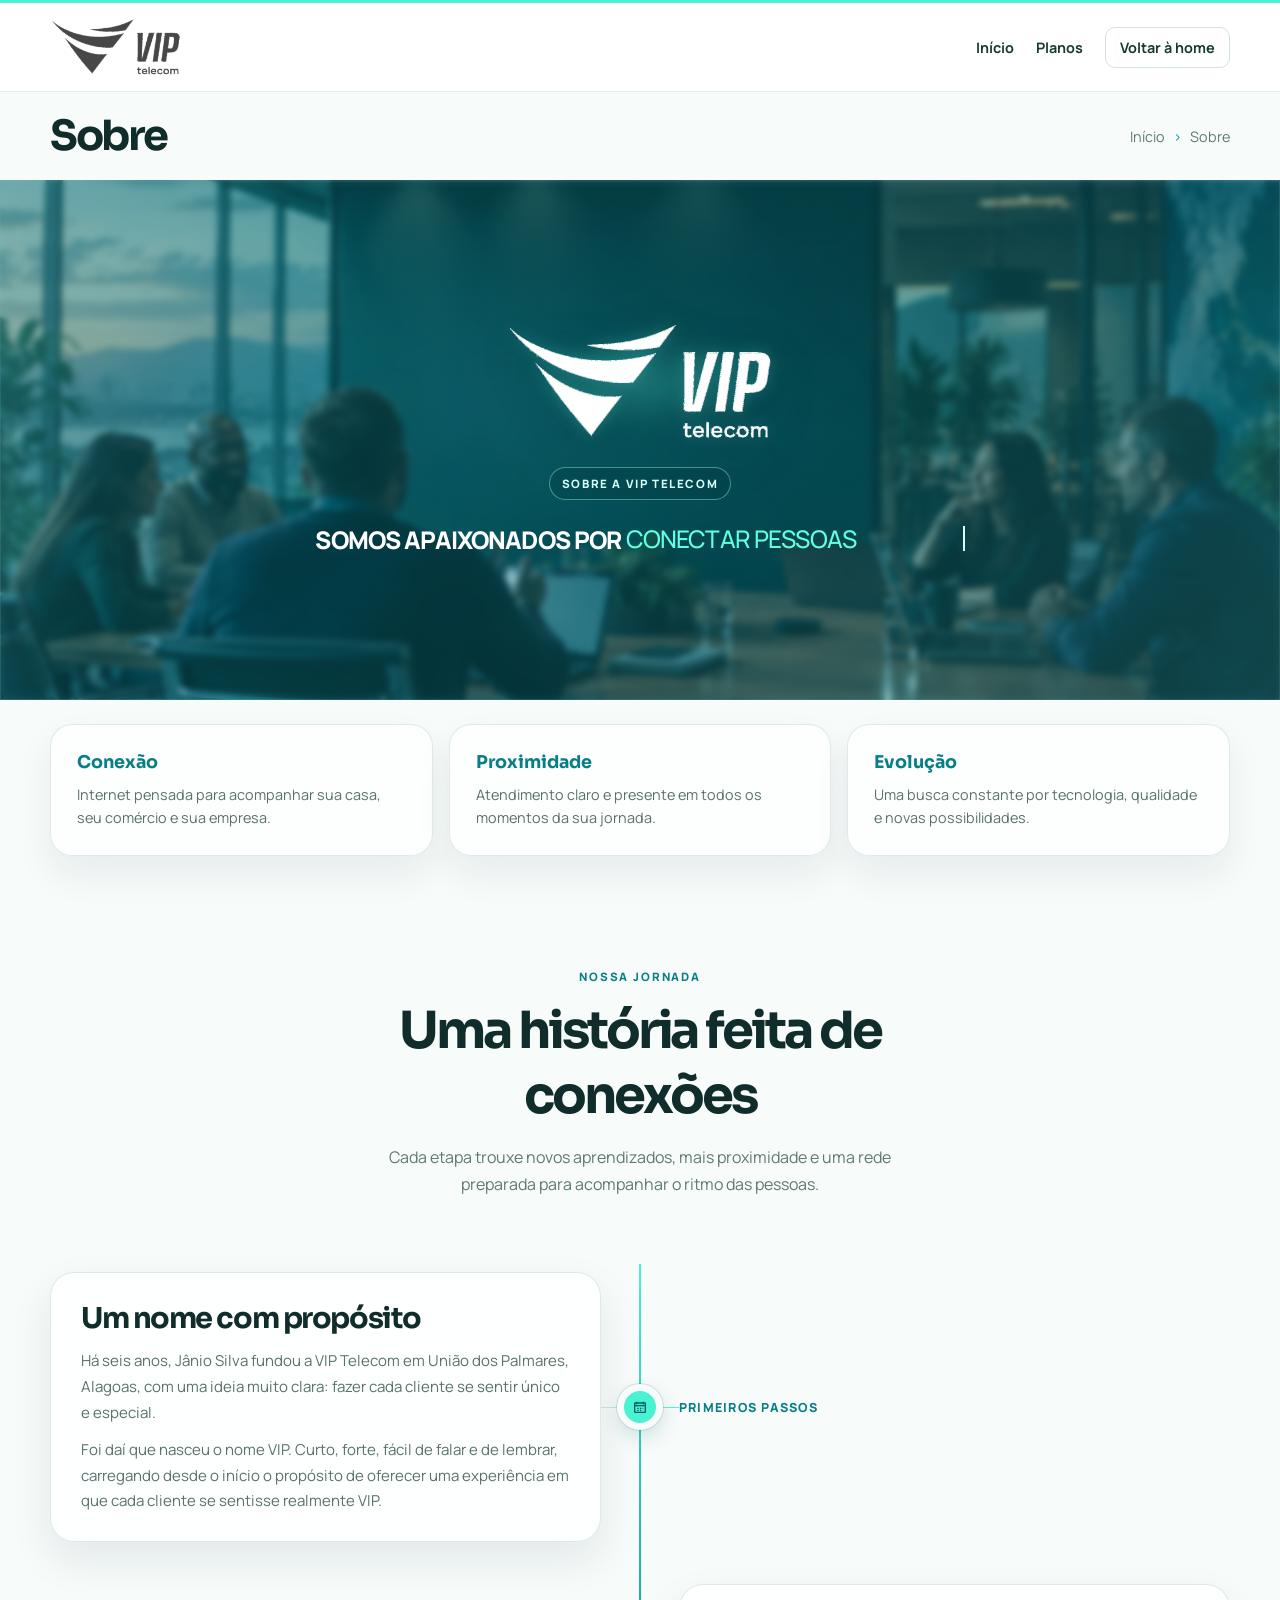
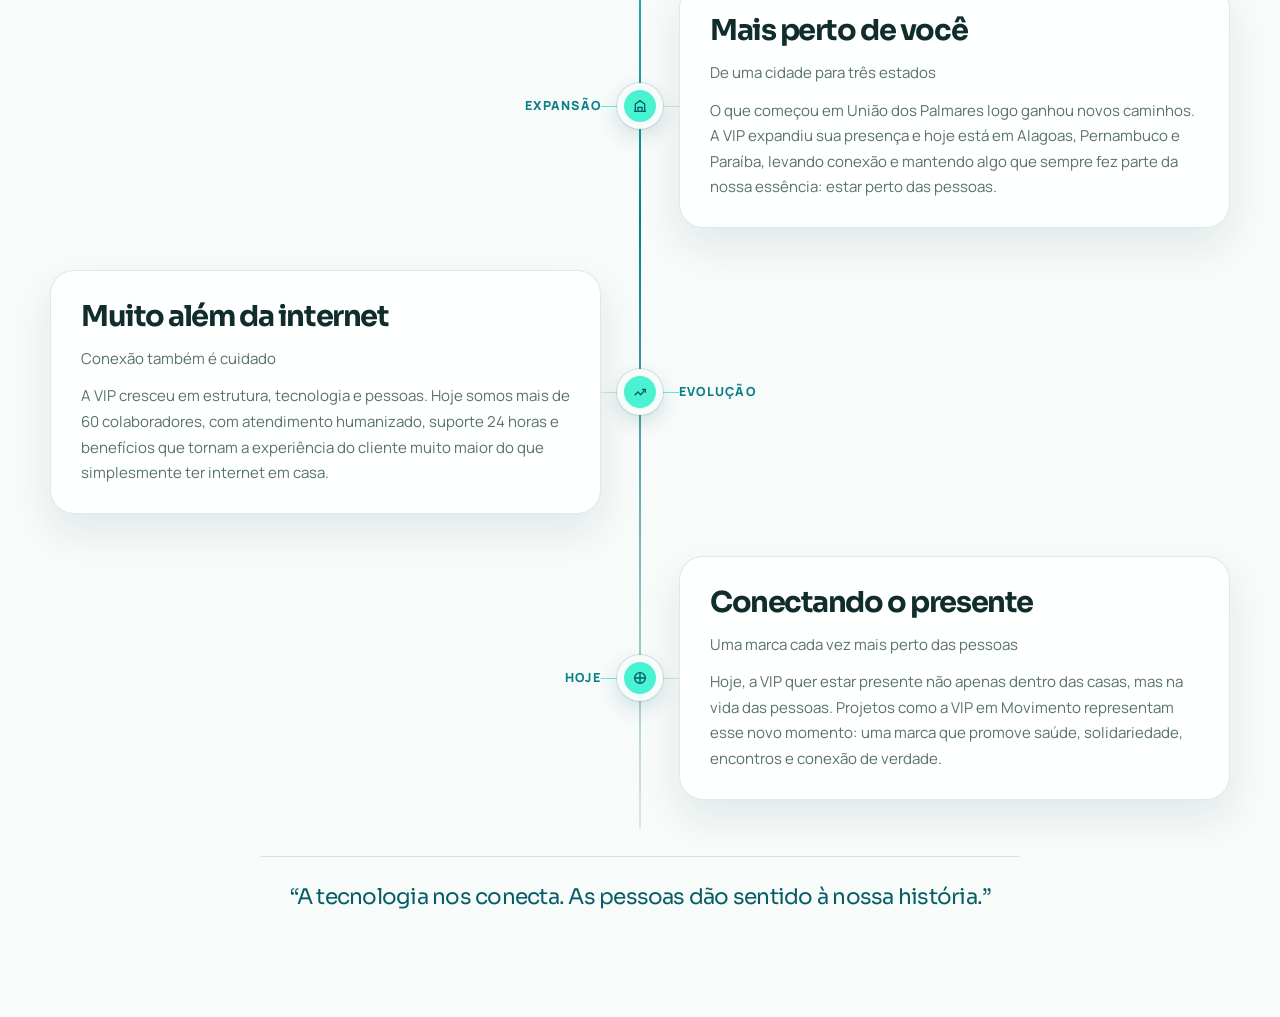
<file: sobre.html>
<!doctype html>
<html lang="pt-BR">
<head>
  <meta charset="UTF-8">
  <meta name="viewport" content="width=device-width, initial-scale=1.0">
  <title>Sobre a VIP Telecom</title>
  <meta name="description" content="Conheça a VIP Telecom, sua conexão para casa ou empresa.">
  <link rel="preconnect" href="https://fonts.googleapis.com">
  <link rel="preconnect" href="https://fonts.gstatic.com" crossorigin>
  <link href="https://fonts.googleapis.com/css2?family=Manrope:wght@400;500;600;700;800&family=Sora:wght@600;700;800&display=swap" rel="stylesheet">
  <style>
    :root { --ink: #123f3b; --teal: #075d66; --aqua: #49f2d0; --paper: #eff8f6; }
    * { box-sizing: border-box; }
    html { scroll-behavior: smooth; }
    body { margin: 0; color: var(--ink); font-family: "Manrope", sans-serif; background: #f7fbfa; }
    a { color: inherit; text-decoration: none; }
    .container { width: min(calc(100% - 32px), 1180px); margin: 0 auto; }
    .site-header { position: sticky; top: 0; z-index: 5; background: rgba(255,255,255,.94); border-top: 3px solid #49f2d0; border-bottom: 1px solid rgba(7,93,102,.1); backdrop-filter: blur(18px); }
    .nav { min-height: 88px; display: flex; align-items: center; justify-content: space-between; gap: 24px; }
    .brand img { width: 132px; display: block; filter: brightness(.28) saturate(1.3); }
    .nav-links { display: flex; align-items: center; gap: 22px; color: #173b31; font-size: .9rem; font-weight: 700; }
    .nav-links a:hover, .nav-links a:focus-visible { color: #087e87; }
    .back-link { padding: 10px 14px; border: 1px solid rgba(7,93,102,.18); border-radius: 10px; }
    main { padding: 0 0 80px; }
    .page-heading { min-height: 88px; display: flex; align-items: center; justify-content: space-between; gap: 20px; }
    .page-heading h1 { margin: 0; color: #102d2b; font-family: "Sora", sans-serif; font-size: clamp(1.8rem, 4vw, 2.6rem); letter-spacing: -.06em; }
    .breadcrumb { color: rgba(23,59,49,.68); font-size: .9rem; }
    .breadcrumb span { padding: 0 8px; color: #0b98a3; }
    .about-hero { position: relative; min-height: 520px; display: grid; place-items: center; overflow: hidden; color: #f4fffd; background: url("assets/img/about-meeting-room.png") center/cover; }
    .about-hero::before { content: ""; position: absolute; inset: 0; background: linear-gradient(118deg, rgba(219,255,250,.16) 0%, transparent 22%, transparent 66%, rgba(219,255,250,.1) 100%); border: 1px solid rgba(218,255,251,.34); box-shadow: inset 0 1px 0 rgba(255,255,255,.3), inset 0 -1px 0 rgba(0,52,58,.18); pointer-events: none; }
    .about-hero::after { content: ""; position: absolute; inset: 0; background: linear-gradient(180deg, rgba(0,100,111,.48), rgba(0,119,131,.38)); -webkit-backdrop-filter: blur(3px) saturate(1.08); backdrop-filter: blur(3px) saturate(1.08); pointer-events: none; }
    .about-hero-content { position: relative; z-index: 1; max-width: 920px; padding: 76px 20px; text-align: center; }
    .glass-vip-mark { position: relative; width: min(270px, 76vw); margin: 0 auto 24px; isolation: isolate; }
    .glass-vip-mark::before { content: ""; position: absolute; z-index: -1; inset: 22% 8%; border-radius: 50%; background: radial-gradient(ellipse, rgba(104,255,235,.42), rgba(73,242,208,.12) 45%, transparent 72%); filter: blur(18px); }
    .glass-vip-mark::after { content: none; }
    .glass-vip-mark img { display: block; position: relative; z-index: 0; width: 100%; height: auto; opacity: 1; object-fit: contain; filter: drop-shadow(0 0 8px rgba(105,255,235,.24)) drop-shadow(0 12px 24px rgba(0,30,37,.24)); }
    .eyebrow { display: inline-flex; padding: 8px 12px; border: 1px solid rgba(154,255,240,.42); border-radius: 999px; color: #d7fffa; background: rgba(4,52,58,.22); font-size: .72rem; font-weight: 900; letter-spacing: .14em; text-transform: uppercase; }
    .about-hero h2 { margin: 24px 0 0; font-family: "Sora", sans-serif; font-size: clamp(2.5rem, 6vw, 5.6rem); line-height: .94; letter-spacing: -.08em; }
    .about-hero h2 span { color: #62ffe0; }
    .about-hero h2.typewriter-line { display: block; width: 100%; min-height: 1.4em; margin-top: 26px; font-family: "Manrope", sans-serif; font-size: clamp(.9rem, 1.9vw, 1.65rem); font-weight: 500; letter-spacing: -.035em; white-space: nowrap; }
    .typewriter-line strong { color: #fff; font-weight: 800; }
    .typewriter-word { display: inline-block; width: 22ch; color: #62ffe0; text-align: left; }
    .typewriter-cursor { display: inline-block; width: 2px; height: 1.05em; margin-left: 7px; vertical-align: -.12em; background: #d9fffb; animation: cursorBlink .82s steps(1, end) infinite; }
    @keyframes cursorBlink { 50% { opacity: 0; } }
    .about-hero p { max-width: 760px; margin: 26px auto 0; color: rgba(238,255,252,.86); font-size: clamp(1rem, 2vw, 1.25rem); line-height: 1.65; }
    .story { display: grid; grid-template-columns: repeat(3, 1fr); gap: 16px; margin: 24px auto 0; width: min(calc(100% - 32px), 1180px); }
    .story-card { padding: 26px; border: 1px solid rgba(7,93,102,.12); border-radius: 22px; background: rgba(255,255,255,.75); box-shadow: 0 18px 36px rgba(4,52,58,.07); }
    .story-card strong { display: block; color: #087e87; font-family: "Sora", sans-serif; font-size: 1.1rem; }
    .story-card p { margin: 10px 0 0; color: rgba(23,59,49,.72); font-size: .9rem; line-height: 1.6; }
    .timeline-section { width: min(calc(100% - 32px), 1180px); margin: 108px auto 0; }
    .timeline-intro { max-width: 620px; margin: 0 auto 66px; text-align: center; }
    .timeline-kicker { color: #087e87; font-size: .72rem; font-weight: 900; letter-spacing: .16em; text-transform: uppercase; }
    .timeline-intro h2 { margin: 12px 0 0; color: #102d2b; font-family: "Sora", sans-serif; font-size: clamp(2rem, 4vw, 3.25rem); letter-spacing: -.06em; }
    .timeline-intro p { margin: 16px auto 0; max-width: 520px; color: rgba(23,59,49,.68); line-height: 1.7; }
    .timeline { position: relative; display: grid; gap: 42px; padding: 8px 0 28px; }
    .timeline::before { content: ""; position: absolute; top: 0; bottom: 0; left: 50%; width: 2px; transform: translateX(-50%); background: linear-gradient(180deg, #49f2d0, #087e87 48%, rgba(7,93,102,.12)); }
    .timeline-item { position: relative; display: grid; grid-template-columns: 1fr 1fr; gap: 78px; align-items: center; min-height: 176px; }
    .timeline-item:nth-child(even) .timeline-card { grid-column: 2; }
    .timeline-item:nth-child(even) .timeline-meta { grid-column: 1; grid-row: 1; text-align: right; }
    .timeline-card { position: relative; padding: 27px 30px; border: 1px solid rgba(7,93,102,.13); border-radius: 24px; background: rgba(255,255,255,.86); box-shadow: 0 18px 42px rgba(4,52,58,.09); transition: transform .35s ease, box-shadow .35s ease; }
    .timeline-card::before { content: ""; position: absolute; top: 50%; right: -79px; width: 78px; height: 1px; background: linear-gradient(90deg, rgba(7,93,102,.14), #49f2d0); }
    .timeline-item:nth-child(even) .timeline-card::before { right: auto; left: -79px; background: linear-gradient(90deg, #49f2d0, rgba(7,93,102,.14)); }
    .timeline-card:hover { transform: translateY(-4px); box-shadow: 0 24px 54px rgba(4,52,58,.14); }
    .timeline-card h3 { margin: 0; color: #102d2b; font-family: "Sora", sans-serif; font-size: clamp(1.25rem, 2.4vw, 1.8rem); letter-spacing: -.05em; }
    .timeline-card p { margin: 12px 0 0; color: rgba(23,59,49,.72); font-size: .94rem; line-height: 1.7; }
    .timeline-meta { color: #087e87; font-size: .78rem; font-weight: 900; letter-spacing: .1em; text-transform: uppercase; }
    .timeline-marker { position: absolute; z-index: 1; left: 50%; top: 50%; display: grid; place-items: center; width: 46px; height: 46px; transform: translate(-50%, -50%); border: 7px solid #f7fbfa; border-radius: 50%; color: #075d66; background: #49f2d0; box-shadow: 0 0 0 1px rgba(7,93,102,.14), 0 8px 20px rgba(7,93,102,.16); }
    .timeline-marker svg { width: 16px; height: 16px; }
    .timeline-quote { max-width: 760px; margin: 28px auto 0; padding: 24px 28px; border-top: 1px solid rgba(7,93,102,.14); color: #075d66; font-family: "Sora", sans-serif; font-size: clamp(1.05rem, 2vw, 1.35rem); line-height: 1.5; letter-spacing: -.035em; text-align: center; }
    @media (prefers-reduced-motion: no-preference) { .timeline-item { animation: timelineReveal .7s both; animation-delay: calc(var(--timeline-index) * 110ms); } @keyframes timelineReveal { from { opacity: 0; transform: translateY(18px); } to { opacity: 1; transform: translateY(0); } } }
    @media (max-width: 760px) { .nav { min-height: 70px; } .nav-links { gap: 10px; } .nav-links a:not(.back-link) { display: none; } .page-heading { min-height: 72px; } .about-hero { min-height: 480px; } .about-hero-content { padding: 56px 20px; } .about-hero h2 { font-size: clamp(2.45rem, 12vw, 4rem); } .about-hero h2.typewriter-line { min-height: 2.8em; white-space: normal; font-size: clamp(.82rem, 3.2vw, 1.1rem); } .typewriter-word { width: auto; } .story { grid-template-columns: 1fr; } .timeline-section { margin-top: 76px; } .timeline-intro { margin-bottom: 42px; text-align: left; } .timeline-intro p { margin-left: 0; } .timeline { gap: 28px; padding: 4px 0 20px 28px; } .timeline::before { left: 6px; transform: none; } .timeline-item, .timeline-item:nth-child(even) { display: flex; flex-direction: column; align-items: stretch; gap: 0; min-height: 0; } .timeline-meta, .timeline-item:nth-child(even) .timeline-meta { order: 1; margin: 0 0 10px 25px; text-align: left; } .timeline-card, .timeline-item:nth-child(even) .timeline-card { order: 2; margin-left: 25px; padding: 23px 22px; } .timeline-marker { left: -22px; top: 49px; width: 38px; height: 38px; border-width: 5px; } .timeline-card::before, .timeline-item:nth-child(even) .timeline-card::before { top: 43px; right: auto; left: -47px; width: 46px; background: linear-gradient(90deg, #49f2d0, rgba(7,93,102,.14)); } .timeline-quote { margin-left: 25px; padding: 22px 12px 8px; text-align: left; } }
  </style>
</head>
<body>
  <header class="site-header">
    <div class="container nav">
      <a class="brand" href="index.html" aria-label="VIP Telecom"><img src="assets/img/logo-vip-telecom-white.png" alt="VIP Telecom"></a>
      <nav class="nav-links" aria-label="Navegação principal">
        <a href="index.html">Início</a>
        <a href="planos.html">Planos</a>
        <a class="back-link" href="index.html">Voltar à home</a>
      </nav>
    </div>
  </header>
  <main>
    <div>
      <div class="container page-heading">
        <h1>Sobre</h1>
        <div class="breadcrumb"><a href="index.html">Início</a><span>›</span>Sobre</div>
      </div>
      <section class="about-hero" aria-labelledby="about-title">
        <div class="about-hero-content">
          <div class="glass-vip-mark" aria-hidden="true"><img src="assets/img/logo-vip-telecom-white.png" alt=""></div>
          <span class="eyebrow">Sobre a VIP Telecom</span>
          <h2 id="about-title" class="typewriter-line"><strong>SOMOS APAIXONADOS POR</strong> <span class="typewriter-word" data-typewriter>CONECTAR PESSOAS</span><span class="typewriter-cursor" aria-hidden="true"></span></h2>
        </div>
      </section>
      <section class="story" aria-label="Pilares da VIP Telecom">
        <article class="story-card"><strong>Conexão</strong><p>Internet pensada para acompanhar sua casa, seu comércio e sua empresa.</p></article>
        <article class="story-card"><strong>Proximidade</strong><p>Atendimento claro e presente em todos os momentos da sua jornada.</p></article>
        <article class="story-card"><strong>Evolução</strong><p>Uma busca constante por tecnologia, qualidade e novas possibilidades.</p></article>
      </section>
      <section class="timeline-section" aria-labelledby="timeline-title">
        <div class="timeline-intro">
          <span class="timeline-kicker">Nossa jornada</span>
          <h2 id="timeline-title">Uma história feita de conexões</h2>
          <p>Cada etapa trouxe novos aprendizados, mais proximidade e uma rede preparada para acompanhar o ritmo das pessoas.</p>
        </div>
        <div class="timeline">
          <article class="timeline-item" style="--timeline-index: 1">
            <div class="timeline-card">
              <h3>Um nome com propósito</h3>
              <p>Há seis anos, Jânio Silva fundou a VIP Telecom em União dos Palmares, Alagoas, com uma ideia muito clara: fazer cada cliente se sentir único e especial.</p>
              <p>Foi daí que nasceu o nome VIP. Curto, forte, fácil de falar e de lembrar, carregando desde o início o propósito de oferecer uma experiência em que cada cliente se sentisse realmente VIP.</p>
            </div>
            <div class="timeline-meta">Primeiros passos</div>
            <span class="timeline-marker" aria-hidden="true"><svg viewBox="0 0 24 24" fill="none" stroke="currentColor" stroke-width="2"><path d="M4 10h16M7 4v4m10-4v4M5 6h14a1 1 0 0 1 1 1v12a1 1 0 0 1-1 1H5a1 1 0 0 1-1-1V7a1 1 0 0 1 1-1Z"/><path d="M8 14h2m2 0h2m2 0h1M8 17h2m2 0h2"/></svg></span>
          </article>
          <article class="timeline-item" style="--timeline-index: 2">
            <div class="timeline-card">
              <h3>Mais perto de você</h3>
              <p>De uma cidade para três estados</p>
              <p>O que começou em União dos Palmares logo ganhou novos caminhos. A VIP expandiu sua presença e hoje está em Alagoas, Pernambuco e Paraíba, levando conexão e mantendo algo que sempre fez parte da nossa essência: estar perto das pessoas.</p>
            </div>
            <div class="timeline-meta">Expansão</div>
            <span class="timeline-marker" aria-hidden="true"><svg viewBox="0 0 24 24" fill="none" stroke="currentColor" stroke-width="2"><path d="M3 20h18M5 20V9l7-5 7 5v11M9 20v-6h6v6"/></svg></span>
          </article>
          <article class="timeline-item" style="--timeline-index: 3">
            <div class="timeline-card">
              <h3>Muito além da internet</h3>
              <p>Conexão também é cuidado</p>
              <p>A VIP cresceu em estrutura, tecnologia e pessoas. Hoje somos mais de 60 colaboradores, com atendimento humanizado, suporte 24 horas e benefícios que tornam a experiência do cliente muito maior do que simplesmente ter internet em casa.</p>
            </div>
            <div class="timeline-meta">Evolução</div>
            <span class="timeline-marker" aria-hidden="true"><svg viewBox="0 0 24 24" fill="none" stroke="currentColor" stroke-width="2"><path d="M4 17l5-5 4 4 7-8"/><path d="M15 8h5v5"/></svg></span>
          </article>
          <article class="timeline-item" style="--timeline-index: 4">
            <div class="timeline-card">
              <h3>Conectando o presente</h3>
              <p>Uma marca cada vez mais perto das pessoas</p>
              <p>Hoje, a VIP quer estar presente não apenas dentro das casas, mas na vida das pessoas. Projetos como a VIP em Movimento representam esse novo momento: uma marca que promove saúde, solidariedade, encontros e conexão de verdade.</p>
            </div>
            <div class="timeline-meta">Hoje</div>
            <span class="timeline-marker" aria-hidden="true"><svg viewBox="0 0 24 24" fill="none" stroke="currentColor" stroke-width="2"><path d="M12 3v18M3 12h18"/><circle cx="12" cy="12" r="8"/></svg></span>
          </article>
        </div>
        <p class="timeline-quote">“A tecnologia nos conecta. As pessoas dão sentido à nossa história.”</p>
      </section>
    </div>
  </main>
  <script>
    (() => {
      const target = document.querySelector("[data-typewriter]");
      if (!target) return;

      const words = ["CONECTAR PESSOAS", "INOVAR", "CRIAR NOVAS SOLUÇÕES"];
      let wordIndex = 0;
      let letterIndex = words[0].length;
      let deleting = true;

      const tick = () => {
        const word = words[wordIndex];
        target.textContent = word.slice(0, letterIndex);

        if (deleting && letterIndex > 0) {
          letterIndex -= 1;
          window.setTimeout(tick, 72);
          return;
        }

        if (deleting) {
          deleting = false;
          wordIndex = (wordIndex + 1) % words.length;
          window.setTimeout(tick, 420);
          return;
        }

        if (letterIndex < words[wordIndex].length) {
          letterIndex += 1;
          window.setTimeout(tick, 92);
          return;
        }

        deleting = true;
        window.setTimeout(tick, 1800);
      };

      window.setTimeout(tick, 1800);
    })();
  </script>
</body>
</html>
</file>
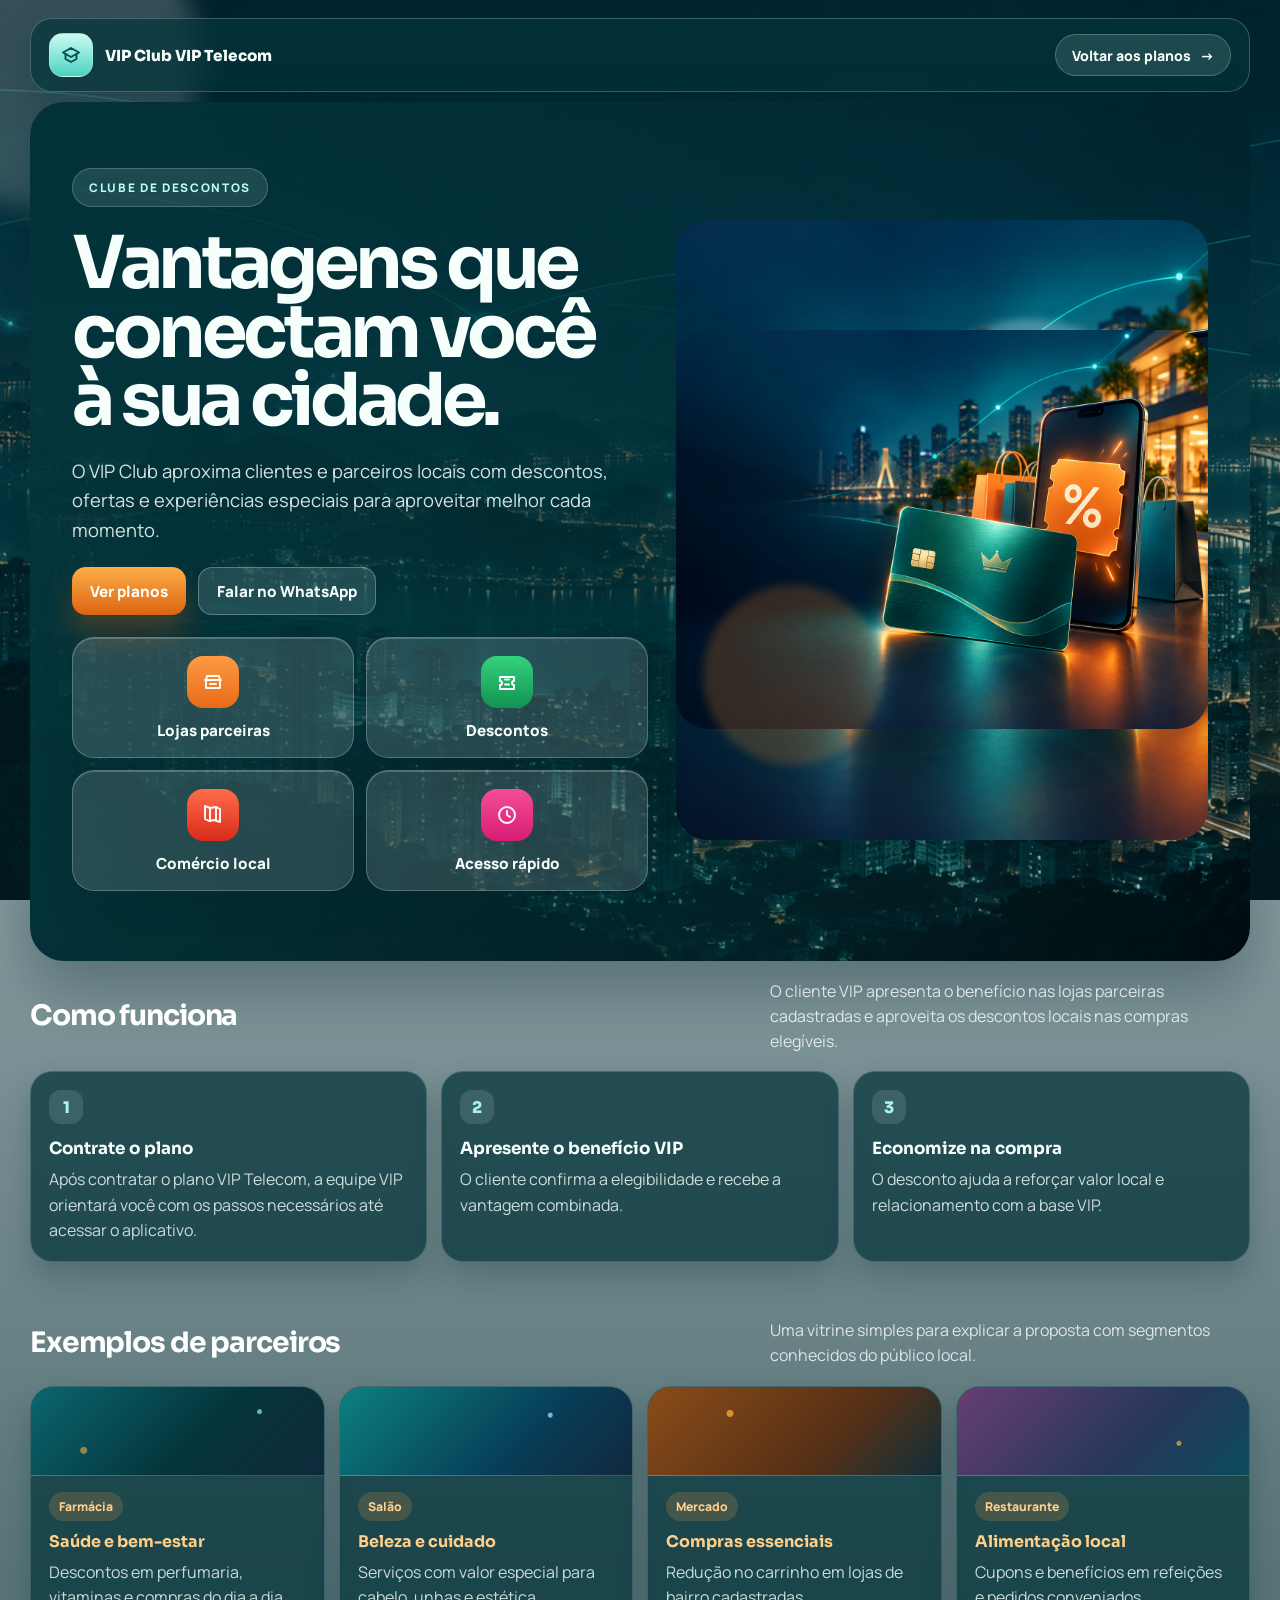
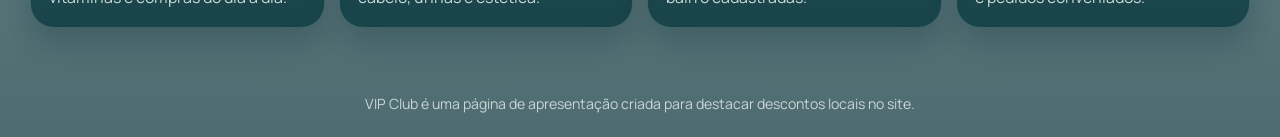
<file: vip-club.html>
<!doctype html>
<html lang="pt-BR">
<head>
  <meta charset="UTF-8">
  <meta name="viewport" content="width=device-width, initial-scale=1.0">
  <title>VIP Club | Descontos locais VIP Telecom</title>
  <meta name="description" content="Pagina do VIP Club com descontos em lojas parceiras locais para clientes VIP Telecom.">
  <link rel="preconnect" href="https://fonts.googleapis.com">
  <link rel="preconnect" href="https://fonts.gstatic.com" crossorigin>
  <link href="https://fonts.googleapis.com/css2?family=Manrope:wght@400;500;600;700;800&family=Sora:wght@600;700;800&display=swap" rel="stylesheet">
  <style>
    :root{
      --bg-a:#fff4cf;
      --bg-b:#ffbe68;
      --bg-c:#7b3310;
      --text:#342110;
      --muted:#70492f;
      --card:rgba(255,255,255,.9);
      --line:rgba(159,75,0,.12);
      --shadow:0 26px 64px rgba(124,59,0,.16);
      --accent:#9f4b00;
      --accent-2:#ff8b21;
      --radius-xl:36px;
      --radius-lg:26px;
      --radius-md:18px;
      --max-width:1220px;
    }
    *{box-sizing:border-box}
    html{scroll-behavior:smooth}
    body{
      margin:0;
      font-family:"Manrope",sans-serif;
      color:var(--text);
      min-height:100vh;
      overflow-x:hidden;
      background:
        radial-gradient(circle at 15% 12%, rgba(255,255,255,.78), transparent 18%),
        radial-gradient(circle at 88% 14%, rgba(255,139,33,.22), transparent 20%),
        linear-gradient(180deg, var(--bg-a) 0%, #ffd590 44%, var(--bg-b) 100%);
      background-size: auto, auto, 180% 180%;
      animation: backgroundDrift 16s ease-in-out infinite alternate;
    }
    body::before, body::after{content:"";position:fixed;pointer-events:none;border-radius:999px;filter:blur(12px);opacity:.6}
    body::before{width:300px;height:300px;left:-100px;top:-90px;background:rgba(255,255,255,.34)}
    body::after{width:260px;height:260px;right:-90px;bottom:100px;background:rgba(159,75,0,.12)}
    a{color:inherit;text-decoration:none}
    .shell{width:min(calc(100% - 32px),var(--max-width));margin:0 auto;position:relative;z-index:1}
    .topbar{padding:18px 0 10px}
    .topbar-inner{display:flex;align-items:center;justify-content:space-between;gap:16px;padding:14px 18px;border:1px solid rgba(159,75,0,.12);border-radius:22px;background:rgba(255,255,255,.56);backdrop-filter:blur(12px);box-shadow:0 14px 34px rgba(124,59,0,.08)}
    .brand{display:inline-flex;align-items:center;gap:12px;font-family:"Sora",sans-serif;font-weight:800;font-size:.95rem}
    .brand-mark{width:44px;height:44px;display:inline-flex;align-items:center;justify-content:center;border-radius:14px;background:linear-gradient(180deg,#fff7d8,#ffd48f);border:1px solid rgba(159,75,0,.12)}
    .brand-mark svg{width:24px;height:24px;fill:none;stroke:#9f4b00;stroke-width:1.9;stroke-linecap:round;stroke-linejoin:round}
    .back-link{display:inline-flex;align-items:center;gap:9px;min-height:42px;padding:0 16px;border-radius:999px;background:rgba(159,75,0,.08);border:1px solid rgba(159,75,0,.12);font-size:.88rem;font-weight:800;transition:transform .2s ease, background .2s ease}
    .back-link:hover{transform:translateY(-1px);background:rgba(159,75,0,.12)}
    .hero{display:grid;grid-template-columns:minmax(0,1.04fr) minmax(340px,.96fr);gap:28px;align-items:center;padding:16px 0 28px}
    .hero-copy{display:grid;gap:22px;padding:12px 0;animation:riseIn .75s both}
    .eyebrow{width:fit-content;padding:10px 16px;border-radius:999px;background:rgba(159,75,0,.08);border:1px solid rgba(159,75,0,.12);font-size:.74rem;font-weight:900;letter-spacing:.14em;text-transform:uppercase;color:var(--accent)}
    h1{margin:0;max-width:12ch;font-family:"Sora",sans-serif;font-size:clamp(3rem,5.7vw,5.3rem);line-height:.94;letter-spacing:-.06em;text-wrap:balance}
    .hero-copy p{margin:0;max-width:54ch;font-size:clamp(1rem,1.45vw,1.15rem);line-height:1.6;color:var(--muted)}
    .cta-row{display:flex;flex-wrap:wrap;gap:12px}
    .cta{display:inline-flex;align-items:center;justify-content:center;min-height:48px;padding:0 18px;border-radius:14px;font-size:.95rem;font-weight:900;transition:transform .2s ease, box-shadow .2s ease}
    .cta.primary{background:linear-gradient(180deg,#9f4b00,#7d3a00);color:#fff;box-shadow:0 18px 30px rgba(124,59,0,.18)}
    .cta.secondary{background:rgba(255,255,255,.66);border:1px solid rgba(159,75,0,.12);color:var(--accent)}
    .cta:hover{transform:translateY(-1px)}
    .service-grid{display:grid;grid-template-columns:repeat(2,minmax(0,1fr));gap:12px}
    .service-card{display:grid;gap:12px;justify-items:center;padding:18px 16px 16px;min-height:108px;border-radius:22px;background:rgba(255,255,255,.9);color:var(--text);border:1px solid rgba(159,75,0,.12);box-shadow:0 16px 30px rgba(124,59,0,.12);transition:transform .25s ease,box-shadow .25s ease}
    .service-card:hover{transform:translateY(-7px) rotate(-1deg);box-shadow:0 24px 38px rgba(124,59,0,.18)}
    .service-card .icon{width:52px;height:52px;border-radius:16px;display:inline-flex;align-items:center;justify-content:center;color:#fff}
    .service-card svg{width:24px;height:24px;fill:none;stroke:currentColor;stroke-width:1.9;stroke-linecap:round;stroke-linejoin:round}
    .service-card span{font-weight:800;font-size:.95rem}
    .icon.orange{background:linear-gradient(180deg,#ff9a43,#e86a18)}
    .icon.red{background:linear-gradient(180deg,#ff6d4a,#d92b1a)}
    .icon.green{background:linear-gradient(180deg,#35d27d,#119352)}
    .icon.pink{background:linear-gradient(180deg,#f44d98,#d81d74)}
    .visual{position:relative;min-height:620px;display:grid;place-items:center;border-radius:32px;background:url("assets/img/vip-club-hero-generated.png") center/cover no-repeat;animation:riseIn .9s .12s both}
    .club-hero-image{display:block;width:min(100%,640px);aspect-ratio:4 / 3;object-fit:cover;border-radius:32px;filter:drop-shadow(0 26px 38px rgba(2,39,44,.28));animation:stageFloat 6s ease-in-out infinite}
    .visual::before,.visual::after{content:"";position:absolute;border-radius:999px;pointer-events:none;filter:blur(4px)}
    .visual::before{width:250px;height:250px;right:10%;top:16%;background:rgba(255,255,255,.3);animation:pulseGlow 5s ease-in-out infinite}
    .visual::after{width:180px;height:180px;left:5%;bottom:12%;background:rgba(255,139,33,.2);animation:pulseGlow 6s 1s ease-in-out infinite}
    .mockup-stage{position:relative;width:min(100%,640px);aspect-ratio:.95;display:grid;place-items:center;border-radius:32px;background:url("assets/img/vip-club-hero-generated.png") center/cover no-repeat;filter:drop-shadow(0 26px 38px rgba(124,59,0,.2));animation:stageFloat 6s ease-in-out infinite;overflow:hidden}
    .mockup-stage{display:none}
    .screen{position:absolute;inset:16% 6% 18% 20%;border-radius:18px;background:linear-gradient(180deg, rgba(52,26,12,.96), rgba(28,15,7,.98));border:2px solid rgba(255,255,255,.16);box-shadow:0 22px 40px rgba(0,0,0,.24), inset 0 1px 0 rgba(255,255,255,.12);overflow:hidden}
    .screen::before{content:"";position:absolute;inset:0;background:radial-gradient(circle at 12% 20%, rgba(255,139,33,.22), transparent 26%), radial-gradient(circle at 88% 22%, rgba(255,255,255,.08), transparent 18%), linear-gradient(135deg, rgba(255,177,59,.2), transparent 26%);opacity:.95}
    .screen-topbar{position:absolute;inset:0 0 auto;padding:14px 18px;display:flex;align-items:center;justify-content:space-between;font-size:.7rem;letter-spacing:.14em;text-transform:uppercase;color:rgba(255,255,255,.78)}
    .screen-logo{position:absolute;right:24px;top:70px;width:112px;height:auto;object-fit:contain;filter:drop-shadow(0 8px 14px rgba(0,0,0,.3));opacity:.95}
    .screen-banner{position:absolute;left:22px;top:86px;width:min(56%,260px);display:grid;gap:12px}
    .screen-tag{width:fit-content;padding:7px 12px;border-radius:999px;background:rgba(255,255,255,.13);font-size:.68rem;font-weight:900;letter-spacing:.16em;text-transform:uppercase}
    .screen-title{margin:0;font-family:"Sora",sans-serif;font-size:clamp(1.65rem,3vw,2.5rem);line-height:.95;letter-spacing:-.05em;text-wrap:balance}
    .screen-copy{margin:0;max-width:28ch;font-size:.92rem;line-height:1.55;color:rgba(255,255,255,.88)}
    .screen-cta{width:fit-content;padding:10px 14px;border-radius:10px;background:linear-gradient(180deg,#ff8b21,#f04f00);color:#fff;font-size:.72rem;font-weight:900;letter-spacing:.12em;text-transform:uppercase;box-shadow:0 14px 24px rgba(255,139,33,.28)}
    .supporting-ui{position:absolute;left:14px;right:14px;bottom:15px;height:112px;border-radius:16px;background:rgba(38,18,7,.74);border:1px solid rgba(255,255,255,.08);overflow:hidden}
    .supporting-strip{position:absolute;inset:14px 16px auto;height:36px;display:flex;gap:8px}
    .support-card{flex:1;border-radius:10px;background:linear-gradient(180deg,rgba(255,255,255,.14),rgba(255,255,255,.05));border:1px solid rgba(255,255,255,.08)}
    .support-grid{position:absolute;inset:56px 16px 12px;display:grid;grid-template-columns:repeat(4,minmax(0,1fr));gap:8px}
    .support-thumb{border-radius:9px;background:linear-gradient(135deg,rgba(255,177,59,.92),rgba(159,75,0,.92));min-height:38px;box-shadow:inset 0 1px 0 rgba(255,255,255,.2)}
    .device-float{position:absolute;border-radius:18px;background:rgba(255,255,255,.97);color:#12212a;box-shadow:0 20px 34px rgba(124,59,0,.16);border:1px solid rgba(255,255,255,.72);overflow:hidden;transition:transform .35s ease,box-shadow .35s ease}
    .mockup-stage:hover .device-float{box-shadow:0 28px 46px rgba(124,59,0,.24)}
    .device-float.laptop{left:4%;bottom:9%;width:42%;aspect-ratio:1.23;transform:rotate(-4deg);z-index:2}
    .device-float.phone{right:0;bottom:7%;width:18%;aspect-ratio:.58;border-radius:22px;transform:rotate(1deg);z-index:3}
    .device-float.tablet{right:13%;top:9%;width:26%;aspect-ratio:.72;border-radius:24px;transform:rotate(6deg);z-index:1}
    .float-screen{position:absolute;inset:0;padding:12px;background:linear-gradient(180deg,#2d1810,#120a06)}
    .float-header{display:flex;justify-content:space-between;align-items:center;color:rgba(255,255,255,.8);font-size:.56rem;letter-spacing:.18em;text-transform:uppercase;margin-bottom:12px}
    .float-body{display:grid;gap:8px}
    .float-card{height:22px;border-radius:8px;background:linear-gradient(135deg,rgba(255,255,255,.12),rgba(255,255,255,.04))}
    .float-card.feature{height:58px;background:linear-gradient(135deg,rgba(255,177,59,.92),rgba(255,99,0,.88))}
    .float-thumb-row{display:grid;grid-template-columns:repeat(4,minmax(0,1fr));gap:6px}
    .float-thumb-row .float-card{height:28px;background:linear-gradient(135deg,rgba(255,255,255,.14),rgba(255,255,255,.07))}
    .section{padding:18px 0 38px}
    .section-title{display:flex;align-items:center;justify-content:space-between;gap:16px;margin-bottom:18px}
    .section-title h2{margin:0;font-family:"Sora",sans-serif;font-size:clamp(1.5rem,2.2vw,2rem);line-height:1.05;letter-spacing:-.04em}
    .section-title p{margin:0;max-width:48ch;color:var(--muted);line-height:1.55}
    .steps{display:grid;grid-template-columns:repeat(3,minmax(0,1fr));gap:14px}
    .step{padding:18px;border-radius:22px;background:rgba(255,255,255,.76);border:1px solid rgba(159,75,0,.12);backdrop-filter:blur(10px);box-shadow:0 16px 30px rgba(124,59,0,.1);transition:transform .25s ease,box-shadow .25s ease}
    .step:hover{transform:translateY(-6px);box-shadow:0 24px 40px rgba(124,59,0,.16)}
    .step .num{display:inline-flex;align-items:center;justify-content:center;width:34px;height:34px;border-radius:12px;margin-bottom:14px;background:rgba(159,75,0,.08);font-family:"Sora",sans-serif;font-weight:800;color:var(--accent)}
    .step h3{margin:0 0 8px;font-family:"Sora",sans-serif;font-size:1.05rem}
    .step p{margin:0;line-height:1.58;color:var(--muted)}
    .partner-grid{display:grid;grid-template-columns:repeat(4,minmax(0,1fr));gap:14px;padding:0 0 20px}
    .partner-card{
      padding:18px;border-radius:24px;background:rgba(255,255,255,.84);border:1px solid rgba(159,75,0,.12);box-shadow:0 16px 30px rgba(124,59,0,.1);transition:transform .25s ease,box-shadow .25s ease;overflow:hidden;position:relative
    }
    .partner-card::before{content:"";display:block;height:88px;margin:-18px -18px 16px;background:radial-gradient(circle at 78% 28%,rgba(159,255,246,.62) 0 2px,transparent 3px),radial-gradient(circle at 18% 72%,rgba(255,177,59,.58) 0 3px,transparent 4px),linear-gradient(135deg,#0a6670,#05343a 58%,#102b3b);border-bottom:1px solid rgba(216,247,246,.2);transition:filter .45s ease,transform .45s ease}
    .partner-card:hover{transform:translateY(-6px);box-shadow:0 24px 40px rgba(124,59,0,.16)}
    .partner-card:hover::before{transform:scale(1.02);filter:brightness(1.14)}
    .partner-card:nth-child(2)::before{background:radial-gradient(circle at 72% 32%,rgba(159,255,246,.66) 0 2px,transparent 3px),linear-gradient(135deg,#0c817f,#073e58 62%,#13283f)}
    .partner-card:nth-child(3)::before{background:radial-gradient(circle at 28% 30%,rgba(255,177,59,.72) 0 3px,transparent 4px),linear-gradient(135deg,#8a4c18,#563016 62%,#102f3b)}
    .partner-card:nth-child(4)::before{background:radial-gradient(circle at 76% 64%,rgba(255,177,59,.68) 0 2px,transparent 3px),linear-gradient(135deg,#673e73,#25375b 62%,#0b4c5c)}
    .partner-card strong{display:block;font-family:"Sora",sans-serif;font-size:1rem;margin-bottom:8px;color:var(--accent)}
    .partner-card span{display:inline-flex;align-items:center;justify-content:center;padding:6px 10px;border-radius:999px;background:rgba(255,139,33,.12);font-size:.76rem;font-weight:900;color:var(--accent);margin-bottom:10px}
    .partner-card p{margin:0;color:var(--muted);line-height:1.55}
    .footer{padding:8px 0 24px;color:rgba(52,33,16,.72);text-align:center;font-size:.88rem}
    /* Direção visual do benefício: cidade conectada + destaque laranja. */
    body{
      color:#f7fffd;
      background:
        linear-gradient(180deg,rgba(2,45,52,.25),rgba(2,45,52,.7)),
        url("assets/img/coverage-city-banner.png") center top/cover fixed,
        linear-gradient(180deg,#073b43 0%,#075b63 52%,#f29a36 100%);
    }
    .topbar-inner{border-color:rgba(216,247,246,.24);background:rgba(3,52,58,.68);box-shadow:0 14px 34px rgba(2,39,44,.24)}
    .brand{color:#f7fffd}.brand-mark{background:linear-gradient(180deg,#c8fbf0,#4dd4c5);border-color:rgba(216,247,246,.34)}.brand-mark svg{stroke:#064b54}
    .back-link{background:rgba(216,247,246,.13);border-color:rgba(216,247,246,.25);color:#f7fffd}.back-link:hover{background:rgba(216,247,246,.2)}
    .hero{min-height:650px;padding:54px 42px 58px;border-radius:34px;background:linear-gradient(90deg,rgba(3,52,58,.94),rgba(3,52,58,.58) 52%,rgba(3,52,58,.18)),url("assets/img/coverage-city-banner.png") center/cover;box-shadow:0 26px 60px rgba(2,39,44,.34)}
    .eyebrow{background:rgba(216,247,246,.12);border-color:rgba(216,247,246,.22);color:#b9fff2}.hero-copy p{color:rgba(247,255,253,.86)}
    .cta.primary{background:linear-gradient(180deg,#ffad48,#db6412);color:#fff;box-shadow:0 18px 30px rgba(214,91,14,.3)}.cta.secondary{background:rgba(216,247,246,.14);border-color:rgba(216,247,246,.3);color:#f7fffd}
    .service-card{background:rgba(255,255,255,.14);border-color:rgba(255,255,255,.24);color:#f7fffd;backdrop-filter:blur(14px);box-shadow:0 16px 30px rgba(2,39,44,.2),inset 0 1px 0 rgba(255,255,255,.2)}
    .section-title p,.step p,.partner-card p{color:rgba(247,255,253,.8)}.section-title h2{color:#fff}
    .step,.partner-card{background:rgba(3,52,58,.72);border-color:rgba(216,247,246,.18);color:#f7fffd;box-shadow:0 16px 30px rgba(2,39,44,.24)}
    .step .num{background:rgba(216,247,246,.13);color:#a7f6e8}.partner-card strong{color:#ffd08c}.partner-card span{background:rgba(255,166,68,.18);color:#ffd08c}
    .footer{color:rgba(247,255,253,.72)}
    @keyframes riseIn{from{opacity:0;transform:translateY(24px)}to{opacity:1;transform:none}}
    @keyframes stageFloat{0%,100%{transform:translateY(0) rotate(0)}50%{transform:translateY(-10px) rotate(.5deg)}}
    @keyframes pulseGlow{0%,100%{opacity:.45;transform:scale(.92)}50%{opacity:.85;transform:scale(1.08)}}
    @keyframes backgroundDrift{from{background-position:center top}to{background-position:70% top}}
    @media (prefers-reduced-motion:reduce){*,*::before,*::after{animation-duration:.01ms!important;animation-iteration-count:1!important;transition-duration:.01ms!important;scroll-behavior:auto!important}}
    @media (max-width:1100px){
      .hero{grid-template-columns:1fr}
      .visual{min-height:560px}
      .partner-grid{grid-template-columns:repeat(2,minmax(0,1fr))}
    }
    @media (max-width:760px){
      .shell{width:min(calc(100% - 20px),var(--max-width))}
      .topbar-inner{padding:12px 14px}
      .brand{font-size:.84rem}
      .brand-mark{width:38px;height:38px}
      .back-link{min-height:38px;padding:0 12px;font-size:.8rem}
      h1{max-width:10ch}
      .service-grid,.steps,.partner-grid{grid-template-columns:1fr}
      .visual{min-height:460px}
      .mockup-stage{width:min(100%,500px)}
      .screen{inset:16% 4% 21% 13%}
      .screen-banner{left:18px;top:72px;width:min(58%,220px)}
      .device-float.laptop{width:47%;left:0}
      .device-float.phone{width:20%}
      .device-float.tablet{width:29%;right:10%}
      .section-title{flex-direction:column;align-items:flex-start}
      .supporting-strip{inset-inline:12px}
      .support-grid{inset:56px 12px 12px}
    }
  </style>
</head>
<body>
  <header class="topbar">
    <div class="shell">
      <div class="topbar-inner">
        <div class="brand">
          <span class="brand-mark" aria-hidden="true"><svg viewBox="0 0 24 24"><path d="M4 9.5 12 5l8 4.5-8 4.5-8-4.5Z"></path><path d="M6.5 11.1V16l5.5 3 5.5-3v-4.9"></path></svg></span>
          <span>VIP Club VIP Telecom</span>
        </div>
        <a class="back-link" href="planos.html"><span>Voltar aos planos</span><span aria-hidden="true">→</span></a>
      </div>
    </div>
  </header>

  <main>
    <section class="shell hero">
      <div class="hero-copy">
        <div class="eyebrow">Clube de descontos</div>
        <h1>Vantagens que conectam você à sua cidade.</h1>
        <p>O VIP Club aproxima clientes e parceiros locais com descontos, ofertas e experiências especiais para aproveitar melhor cada momento.</p>
        <div class="cta-row">
          <a class="cta primary" href="planos.html#planos">Ver planos</a>
          <a class="cta secondary" href="https://wa.me/558002009056?text=Ol%C3%A1%2C%20quero%20saber%20mais%20sobre%20o%20VIP%20Club" target="_blank" rel="noopener noreferrer">Falar no WhatsApp</a>
        </div>
        <div class="service-grid" aria-label="Categorias do clube">
          <div class="service-card"><div class="icon orange" aria-hidden="true"><svg viewBox="0 0 24 24"><path d="M4 10h16"></path><path d="M5 10v8h14v-8"></path><path d="M6 6h12l1 4H5z"></path><path d="M9 14h6"></path></svg></div><span>Lojas parceiras</span></div>
          <div class="service-card"><div class="icon green" aria-hidden="true"><svg viewBox="0 0 24 24"><path d="M5 7h14v4a2 2 0 0 0 0 4v4H5v-4a2 2 0 0 0 0-4z"></path><path d="M10 9.5h4"></path><path d="M10 14.5h4"></path></svg></div><span>Descontos</span></div>
          <div class="service-card"><div class="icon red" aria-hidden="true"><svg viewBox="0 0 24 24"><path d="M9 5 15 4l4 2v13l-6-2-5 1-4-2V3z"></path><path d="M9 5v13"></path><path d="M15 4v13"></path></svg></div><span>Comércio local</span></div>
          <div class="service-card"><div class="icon pink" aria-hidden="true"><svg viewBox="0 0 24 24"><circle cx="12" cy="12" r="8"></circle><path d="M12 8v4l3 2"></path></svg></div><span>Acesso rápido</span></div>
        </div>
      </div>
      <div class="visual" aria-label="Prévia visual do VIP Club">
        <img class="club-hero-image" src="assets/img/vip-club-hero-generated.png" alt="Cartão VIP e celular com ofertas e descontos do clube">
        <div class="mockup-stage">
          <div class="screen" aria-hidden="true">
            <div class="screen-topbar"><span>vip club</span><span>parceiros / cupons / economia</span></div>
            <img class="screen-logo" src="assets/img/vip-club-logo.png" alt="">
            <div class="screen-banner">
              <div class="screen-tag">Economia local</div>
              <h2 class="screen-title">Desconto de verdade nas lojas da sua cidade.</h2>
              <p class="screen-copy">Abra a vitrine e encontre parceiros cadastrados com vantagens para o cliente VIP.</p>
              <div class="screen-cta">Explorar ofertas</div>
            </div>
            <div class="supporting-ui">
              <div class="supporting-strip"><div class="support-card"></div><div class="support-card"></div><div class="support-card"></div></div>
              <div class="support-grid"><div class="support-thumb"></div><div class="support-thumb"></div><div class="support-thumb"></div><div class="support-thumb"></div></div>
            </div>
          </div>
          <div class="device-float tablet" aria-hidden="true"><div class="float-screen"><div class="float-header"><span>tablet</span><span>club</span></div><div class="float-body"><div class="float-card feature"></div><div class="float-thumb-row"><div class="float-card"></div><div class="float-card"></div><div class="float-card"></div><div class="float-card"></div></div></div></div></div>
          <div class="device-float laptop" aria-hidden="true"><div class="float-screen"><div class="float-header"><span>comércio</span><span>ofertas</span></div><div class="float-body"><div class="float-card feature"></div><div class="float-card"></div><div class="float-card"></div></div></div></div>
          <div class="device-float phone" aria-hidden="true"><div class="float-screen"><div class="float-header"><span>mobile</span><span>cupom</span></div><div class="float-body"><div class="float-card feature"></div><div class="float-card"></div><div class="float-card"></div></div></div></div>
        </div>
      </div>
    </section>

    <section class="shell section">
      <div class="section-title">
        <h2>Como funciona</h2>
        <p>O cliente VIP apresenta o benefício nas lojas parceiras cadastradas e aproveita os descontos locais nas compras elegíveis.</p>
      </div>
      <div class="steps">
        <article class="step"><div class="num">1</div><h3>Contrate o plano</h3><p>Após contratar o plano VIP Telecom, a equipe VIP orientará você com os passos necessários até acessar o aplicativo.</p></article>
        <article class="step"><div class="num">2</div><h3>Apresente o benefício VIP</h3><p>O cliente confirma a elegibilidade e recebe a vantagem combinada.</p></article>
        <article class="step"><div class="num">3</div><h3>Economize na compra</h3><p>O desconto ajuda a reforçar valor local e relacionamento com a base VIP.</p></article>
      </div>
    </section>

    <section class="shell section">
      <div class="section-title">
        <h2>Exemplos de parceiros</h2>
        <p>Uma vitrine simples para explicar a proposta com segmentos conhecidos do público local.</p>
      </div>
      <div class="partner-grid">
        <article class="partner-card"><span>Farmácia</span><strong>Saúde e bem-estar</strong><p>Descontos em perfumaria, vitaminas e compras do dia a dia.</p></article>
        <article class="partner-card"><span>Salão</span><strong>Beleza e cuidado</strong><p>Serviços com valor especial para cabelo, unhas e estética.</p></article>
        <article class="partner-card"><span>Mercado</span><strong>Compras essenciais</strong><p>Redução no carrinho em lojas de bairro cadastradas.</p></article>
        <article class="partner-card"><span>Restaurante</span><strong>Alimentação local</strong><p>Cupons e benefícios em refeições e pedidos conveniados.</p></article>
      </div>
    </section>
  </main>

  <footer class="footer shell">VIP Club é uma página de apresentação criada para destacar descontos locais no site.</footer>
</body>
</html>
</file>
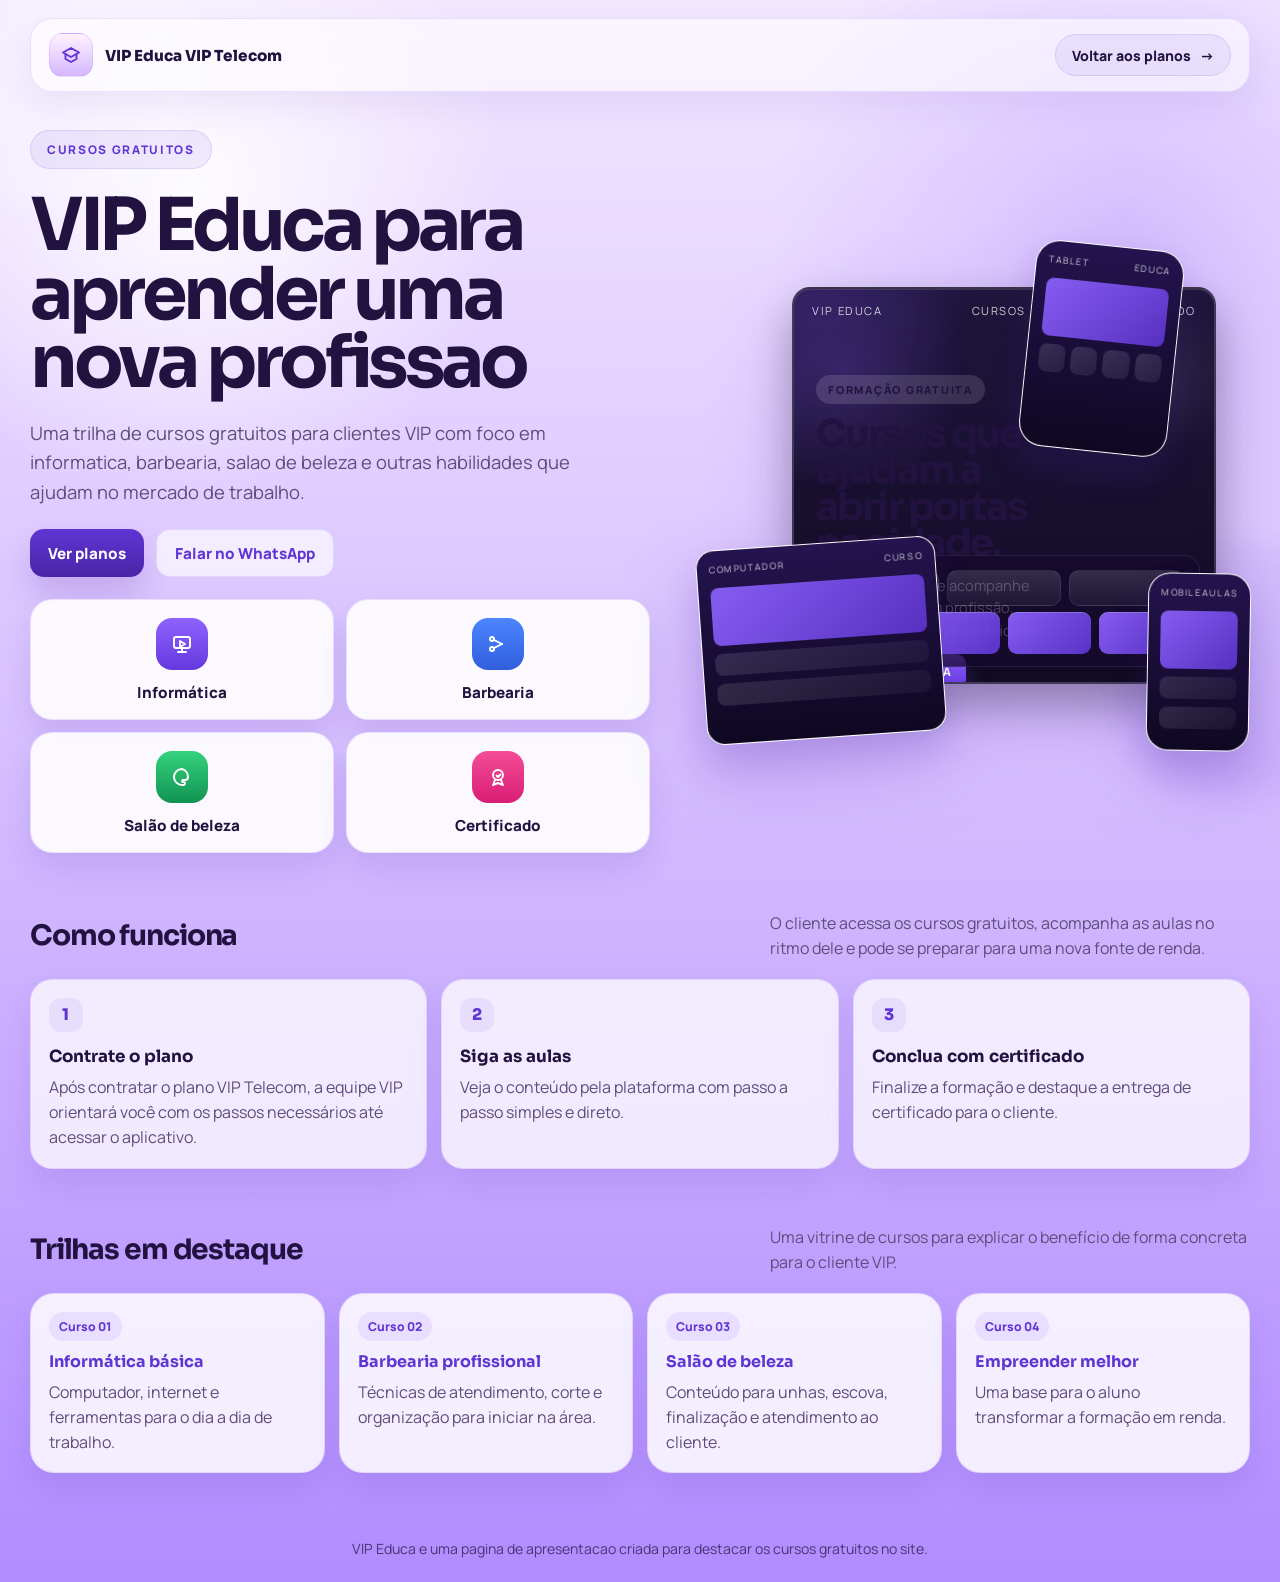
<file: vip-educa.html>
<!doctype html>
<html lang="pt-BR">
<head>
  <meta charset="UTF-8">
  <meta name="viewport" content="width=device-width, initial-scale=1.0">
  <title>VIP Educa | Cursos gratuitos VIP Telecom</title>
  <meta name="description" content="Pagina do VIP Educa com cursos gratuitos para clientes VIP Telecom.">
  <link rel="preconnect" href="https://fonts.googleapis.com">
  <link rel="preconnect" href="https://fonts.gstatic.com" crossorigin>
  <link href="https://fonts.googleapis.com/css2?family=Manrope:wght@400;500;600;700;800&family=Sora:wght@600;700;800&display=swap" rel="stylesheet">
  <style>
    :root{
      --bg-a:#f2e7ff;
      --bg-b:#b18cff;
      --bg-c:#4d22a7;
      --text:#22123f;
      --muted:#5f4d7a;
      --card:rgba(255,255,255,.9);
      --line:rgba(95,53,212,.12);
      --shadow:0 26px 64px rgba(77,34,167,.16);
      --accent:#5f35d4;
      --accent-2:#8f63ff;
      --radius-xl:36px;
      --radius-lg:26px;
      --radius-md:18px;
      --max-width:1220px;
    }
    *{box-sizing:border-box}
    html{scroll-behavior:smooth}
    body{
      margin:0;
      font-family:"Manrope",sans-serif;
      color:var(--text);
      min-height:100vh;
      overflow-x:hidden;
      background:
        radial-gradient(circle at 15% 12%, rgba(255,255,255,.9), transparent 18%),
        radial-gradient(circle at 88% 14%, rgba(143,99,255,.22), transparent 20%),
        linear-gradient(180deg, var(--bg-a) 0%, #d9c2ff 44%, var(--bg-b) 100%);
    }
    body::before, body::after{content:"";position:fixed;pointer-events:none;border-radius:999px;filter:blur(12px);opacity:.6}
    body::before{width:300px;height:300px;left:-100px;top:-90px;background:rgba(255,255,255,.36)}
    body::after{width:260px;height:260px;right:-90px;bottom:100px;background:rgba(95,53,212,.12)}
    a{color:inherit;text-decoration:none}
    .shell{width:min(calc(100% - 32px),var(--max-width));margin:0 auto;position:relative;z-index:1}
    .topbar{padding:18px 0 10px}
    .topbar-inner{display:flex;align-items:center;justify-content:space-between;gap:16px;padding:14px 18px;border:1px solid rgba(95,53,212,.12);border-radius:22px;background:rgba(255,255,255,.56);backdrop-filter:blur(12px);box-shadow:0 14px 34px rgba(77,34,167,.08)}
    .brand{display:inline-flex;align-items:center;gap:12px;font-family:"Sora",sans-serif;font-weight:800;font-size:.95rem}
    .brand-mark{width:44px;height:44px;display:inline-flex;align-items:center;justify-content:center;border-radius:14px;background:linear-gradient(180deg,#fff1ff,#d4b8ff);border:1px solid rgba(95,53,212,.12)}
    .brand-mark svg{width:24px;height:24px;fill:none;stroke:#5f35d4;stroke-width:1.9;stroke-linecap:round;stroke-linejoin:round}
    .back-link{display:inline-flex;align-items:center;gap:9px;min-height:42px;padding:0 16px;border-radius:999px;background:rgba(95,53,212,.08);border:1px solid rgba(95,53,212,.12);font-size:.88rem;font-weight:800;transition:transform .2s ease, background .2s ease}
    .back-link:hover{transform:translateY(-1px);background:rgba(95,53,212,.12)}
    .hero{display:grid;grid-template-columns:minmax(0,1.04fr) minmax(340px,.96fr);gap:28px;align-items:center;padding:16px 0 28px}
    .hero-copy{display:grid;gap:22px;padding:12px 0}
    .eyebrow{width:fit-content;padding:10px 16px;border-radius:999px;background:rgba(95,53,212,.08);border:1px solid rgba(95,53,212,.12);font-size:.74rem;font-weight:900;letter-spacing:.14em;text-transform:uppercase;color:var(--accent)}
    h1{margin:0;max-width:12ch;font-family:"Sora",sans-serif;font-size:clamp(3rem,5.7vw,5.3rem);line-height:.94;letter-spacing:-.06em;text-wrap:balance}
    .hero-copy p{margin:0;max-width:54ch;font-size:clamp(1rem,1.45vw,1.15rem);line-height:1.6;color:var(--muted)}
    .cta-row{display:flex;flex-wrap:wrap;gap:12px}
    .cta{display:inline-flex;align-items:center;justify-content:center;min-height:48px;padding:0 18px;border-radius:14px;font-size:.95rem;font-weight:900;transition:transform .2s ease, box-shadow .2s ease}
    .cta.primary{background:linear-gradient(180deg,#5f35d4,#4825a5);color:#fff;box-shadow:0 18px 30px rgba(77,34,167,.18)}
    .cta.secondary{background:rgba(255,255,255,.66);border:1px solid rgba(95,53,212,.12);color:var(--accent)}
    .cta:hover{transform:translateY(-1px)}
    .course-grid{display:grid;grid-template-columns:repeat(2,minmax(0,1fr));gap:12px}
    .course-card{display:grid;gap:12px;justify-items:center;padding:18px 16px 16px;min-height:108px;border-radius:22px;background:rgba(255,255,255,.9);color:var(--text);border:1px solid rgba(95,53,212,.12);box-shadow:0 16px 30px rgba(77,34,167,.12)}
    .course-card .icon{width:52px;height:52px;border-radius:16px;display:inline-flex;align-items:center;justify-content:center;color:#fff}
    .course-card svg{width:24px;height:24px;fill:none;stroke:currentColor;stroke-width:1.9;stroke-linecap:round;stroke-linejoin:round}
    .course-card span{font-weight:800;font-size:.95rem}
    .icon.purple{background:linear-gradient(180deg,#8f63ff,#6538df)}
    .icon.blue{background:linear-gradient(180deg,#4b86ff,#325edd)}
    .icon.green{background:linear-gradient(180deg,#35d27d,#119352)}
    .icon.pink{background:linear-gradient(180deg,#f44d98,#d81d74)}
    .visual{position:relative;min-height:620px;display:grid;place-items:center}
    .mockup-stage{position:relative;width:min(100%,640px);aspect-ratio:.95;display:grid;place-items:center;filter:drop-shadow(0 26px 38px rgba(77,34,167,.2))}
    .screen{position:absolute;inset:16% 6% 18% 20%;border-radius:18px;background:linear-gradient(180deg, rgba(24,14,52,.96), rgba(13,8,31,.98));border:2px solid rgba(255,255,255,.16);box-shadow:0 22px 40px rgba(0,0,0,.26), inset 0 1px 0 rgba(255,255,255,.12);overflow:hidden}
    .screen::before{content:"";position:absolute;inset:0;background:radial-gradient(circle at 12% 20%, rgba(143,99,255,.22), transparent 26%), radial-gradient(circle at 88% 22%, rgba(255,255,255,.08), transparent 18%), linear-gradient(135deg, rgba(95,53,212,.2), transparent 26%);opacity:.95}
    .screen-topbar{position:absolute;inset:0 0 auto;padding:14px 18px;display:flex;align-items:center;justify-content:space-between;font-size:.7rem;letter-spacing:.14em;text-transform:uppercase;color:rgba(255,255,255,.78)}
    .screen-banner{position:absolute;left:22px;top:86px;width:min(56%,260px);display:grid;gap:12px}
    .screen-tag{width:fit-content;padding:7px 12px;border-radius:999px;background:rgba(255,255,255,.13);font-size:.68rem;font-weight:900;letter-spacing:.16em;text-transform:uppercase}
    .screen-title{margin:0;font-family:"Sora",sans-serif;font-size:clamp(1.65rem,3vw,2.5rem);line-height:.95;letter-spacing:-.05em;text-wrap:balance}
    .screen-copy{margin:0;max-width:28ch;font-size:.92rem;line-height:1.55;color:rgba(255,255,255,.88)}
    .screen-cta{width:fit-content;padding:10px 14px;border-radius:10px;background:linear-gradient(180deg,#8f63ff,#6538df);color:#fff;font-size:.72rem;font-weight:900;letter-spacing:.12em;text-transform:uppercase;box-shadow:0 14px 24px rgba(143,99,255,.28)}
    .supporting-ui{position:absolute;left:14px;right:14px;bottom:15px;height:112px;border-radius:16px;background:rgba(22,10,46,.74);border:1px solid rgba(255,255,255,.08);overflow:hidden}
    .supporting-strip{position:absolute;inset:14px 16px auto;height:36px;display:flex;gap:8px}
    .support-card{flex:1;border-radius:10px;background:linear-gradient(180deg,rgba(255,255,255,.14),rgba(255,255,255,.05));border:1px solid rgba(255,255,255,.08)}
    .support-grid{position:absolute;inset:56px 16px 12px;display:grid;grid-template-columns:repeat(4,minmax(0,1fr));gap:8px}
    .support-thumb{border-radius:9px;background:linear-gradient(135deg,rgba(143,99,255,.92),rgba(95,53,212,.92));min-height:38px;box-shadow:inset 0 1px 0 rgba(255,255,255,.2)}
    .device-float{position:absolute;border-radius:18px;background:rgba(255,255,255,.97);color:#12212a;box-shadow:0 20px 34px rgba(77,34,167,.16);border:1px solid rgba(255,255,255,.72);overflow:hidden}
    .device-float.laptop{left:4%;bottom:9%;width:42%;aspect-ratio:1.23;transform:rotate(-4deg);z-index:2}
    .device-float.phone{right:0;bottom:7%;width:18%;aspect-ratio:.58;border-radius:22px;transform:rotate(1deg);z-index:3}
    .device-float.tablet{right:13%;top:9%;width:26%;aspect-ratio:.72;border-radius:24px;transform:rotate(6deg);z-index:1}
    .float-screen{position:absolute;inset:0;padding:12px;background:linear-gradient(180deg,#24134f,#0f0822)}
    .float-header{display:flex;justify-content:space-between;align-items:center;color:rgba(255,255,255,.8);font-size:.56rem;letter-spacing:.18em;text-transform:uppercase;margin-bottom:12px}
    .float-body{display:grid;gap:8px}
    .float-card{height:22px;border-radius:8px;background:linear-gradient(135deg,rgba(255,255,255,.12),rgba(255,255,255,.04))}
    .float-card.feature{height:58px;background:linear-gradient(135deg,rgba(143,99,255,.92),rgba(95,53,212,.88))}
    .float-thumb-row{display:grid;grid-template-columns:repeat(4,minmax(0,1fr));gap:6px}
    .float-thumb-row .float-card{height:28px;background:linear-gradient(135deg,rgba(255,255,255,.14),rgba(255,255,255,.07))}
    .section{padding:18px 0 38px}
    .section-title{display:flex;align-items:center;justify-content:space-between;gap:16px;margin-bottom:18px}
    .section-title h2{margin:0;font-family:"Sora",sans-serif;font-size:clamp(1.5rem,2.2vw,2rem);line-height:1.05;letter-spacing:-.04em}
    .section-title p{margin:0;max-width:48ch;color:var(--muted);line-height:1.55}
    .steps{display:grid;grid-template-columns:repeat(3,minmax(0,1fr));gap:14px}
    .step{padding:18px;border-radius:22px;background:rgba(255,255,255,.76);border:1px solid rgba(95,53,212,.12);backdrop-filter:blur(10px);box-shadow:0 16px 30px rgba(77,34,167,.1)}
    .step .num{display:inline-flex;align-items:center;justify-content:center;width:34px;height:34px;border-radius:12px;margin-bottom:14px;background:rgba(95,53,212,.08);font-family:"Sora",sans-serif;font-weight:800;color:var(--accent)}
    .step h3{margin:0 0 8px;font-family:"Sora",sans-serif;font-size:1.05rem}
    .step p{margin:0;line-height:1.58;color:var(--muted)}
    .track-grid{display:grid;grid-template-columns:repeat(4,minmax(0,1fr));gap:14px;padding:0 0 20px}
    .track-card{padding:18px;border-radius:24px;background:rgba(255,255,255,.84);border:1px solid rgba(95,53,212,.12);box-shadow:0 16px 30px rgba(77,34,167,.1)}
    .track-card strong{display:block;font-family:"Sora",sans-serif;font-size:1rem;margin-bottom:8px;color:var(--accent)}
    .track-card span{display:inline-flex;align-items:center;justify-content:center;padding:6px 10px;border-radius:999px;background:rgba(143,99,255,.12);font-size:.76rem;font-weight:900;color:var(--accent);margin-bottom:10px}
    .track-card p{margin:0;color:var(--muted);line-height:1.55}
    .footer{padding:8px 0 24px;color:rgba(34,18,63,.72);text-align:center;font-size:.88rem}
    @media (max-width:1100px){
      .hero{grid-template-columns:1fr}
      .visual{min-height:560px}
      .track-grid{grid-template-columns:repeat(2,minmax(0,1fr))}
    }
    @media (max-width:760px){
      .shell{width:min(calc(100% - 20px),var(--max-width))}
      .topbar-inner{padding:12px 14px}
      .brand{font-size:.84rem}
      .brand-mark{width:38px;height:38px}
      .back-link{min-height:38px;padding:0 12px;font-size:.8rem}
      h1{max-width:10ch}
      .course-grid,.steps,.track-grid{grid-template-columns:1fr}
      .visual{min-height:460px}
      .mockup-stage{width:min(100%,500px)}
      .screen{inset:16% 4% 21% 13%}
      .screen-banner{left:18px;top:72px;width:min(58%,220px)}
      .device-float.laptop{width:47%;left:0}
      .device-float.phone{width:20%}
      .device-float.tablet{width:29%;right:10%}
      .section-title{flex-direction:column;align-items:flex-start}
      .supporting-strip{inset-inline:12px}
      .support-grid{inset:56px 12px 12px}
    }
  </style>
</head>
<body>
  <header class="topbar">
    <div class="shell">
      <div class="topbar-inner">
        <div class="brand">
          <span class="brand-mark" aria-hidden="true"><svg viewBox="0 0 24 24"><path d="M4 9.5 12 5l8 4.5-8 4.5-8-4.5Z"></path><path d="M6.5 11.1V16l5.5 3 5.5-3v-4.9"></path></svg></span>
          <span>VIP Educa VIP Telecom</span>
        </div>
        <a class="back-link" href="planos.html"><span>Voltar aos planos</span><span aria-hidden="true">→</span></a>
      </div>
    </div>
  </header>

  <main>
    <section class="shell hero">
      <div class="hero-copy">
        <div class="eyebrow">Cursos gratuitos</div>
        <h1>VIP Educa para aprender uma nova profissao</h1>
        <p>Uma trilha de cursos gratuitos para clientes VIP com foco em informatica, barbearia, salao de beleza e outras habilidades que ajudam no mercado de trabalho.</p>
        <div class="cta-row">
          <a class="cta primary" href="planos.html#planos">Ver planos</a>
          <a class="cta secondary" href="https://wa.me/558002009056?text=Ol%C3%A1%2C%20quero%20saber%20mais%20sobre%20o%20VIP%20Educa" target="_blank" rel="noopener noreferrer">Falar no WhatsApp</a>
        </div>
        <div class="course-grid" aria-label="Cursos disponiveis">
          <div class="course-card"><div class="icon purple" aria-hidden="true"><svg viewBox="0 0 24 24"><rect x="4" y="5" width="16" height="11" rx="2"></rect><path d="M8 20h8"></path><path d="M12 16v4"></path><path d="m10 9 5 3-5 3V9z"></path></svg></div><span>Informática</span></div>
          <div class="course-card"><div class="icon blue" aria-hidden="true"><svg viewBox="0 0 24 24"><circle cx="6" cy="7" r="2"></circle><circle cx="6" cy="17" r="2"></circle><path d="m8 8 8 4"></path><path d="m8 16 8-4"></path></svg></div><span>Barbearia</span></div>
          <div class="course-card"><div class="icon green" aria-hidden="true"><svg viewBox="0 0 24 24"><path d="M12 4a8 8 0 1 0 0 16h1.5a1.5 1.5 0 0 0 0-3H13a1 1 0 0 1 0-2h2a3 3 0 0 0 3-3 8 8 0 0 0-6-8z"></path></svg></div><span>Salão de beleza</span></div>
          <div class="course-card"><div class="icon pink" aria-hidden="true"><svg viewBox="0 0 24 24"><circle cx="12" cy="10" r="5"></circle><path d="m9 15-2 5 5-2 5 2-2-5"></path><path d="M10.5 10.5 12 12l2.5-2.5"></path></svg></div><span>Certificado</span></div>
        </div>
      </div>
      <div class="visual" aria-label="Prévia visual do VIP Educa">
        <div class="mockup-stage">
          <div class="screen" aria-hidden="true">
            <div class="screen-topbar"><span>vip educa</span><span>cursos / trilhas / certificado</span></div>
            <div class="screen-banner">
              <div class="screen-tag">Formação gratuita</div>
              <h2 class="screen-title">Cursos que ajudam a abrir portas na cidade.</h2>
              <p class="screen-copy">Abra a plataforma e acompanhe aulas com foco em profissão, aprendizado rápido e certificado.</p>
              <div class="screen-cta">Comecar agora</div>
            </div>
            <div class="supporting-ui">
              <div class="supporting-strip"><div class="support-card"></div><div class="support-card"></div><div class="support-card"></div></div>
              <div class="support-grid"><div class="support-thumb"></div><div class="support-thumb"></div><div class="support-thumb"></div><div class="support-thumb"></div></div>
            </div>
          </div>
          <div class="device-float tablet" aria-hidden="true"><div class="float-screen"><div class="float-header"><span>tablet</span><span>educa</span></div><div class="float-body"><div class="float-card feature"></div><div class="float-thumb-row"><div class="float-card"></div><div class="float-card"></div><div class="float-card"></div><div class="float-card"></div></div></div></div></div>
          <div class="device-float laptop" aria-hidden="true"><div class="float-screen"><div class="float-header"><span>computador</span><span>curso</span></div><div class="float-body"><div class="float-card feature"></div><div class="float-card"></div><div class="float-card"></div></div></div></div>
          <div class="device-float phone" aria-hidden="true"><div class="float-screen"><div class="float-header"><span>mobile</span><span>aulas</span></div><div class="float-body"><div class="float-card feature"></div><div class="float-card"></div><div class="float-card"></div></div></div></div>
        </div>
      </div>
    </section>

    <section class="shell section">
      <div class="section-title">
        <h2>Como funciona</h2>
        <p>O cliente acessa os cursos gratuitos, acompanha as aulas no ritmo dele e pode se preparar para uma nova fonte de renda.</p>
      </div>
      <div class="steps">
        <article class="step"><div class="num">1</div><h3>Contrate o plano</h3><p>Após contratar o plano VIP Telecom, a equipe VIP orientará você com os passos necessários até acessar o aplicativo.</p></article>
        <article class="step"><div class="num">2</div><h3>Siga as aulas</h3><p>Veja o conteúdo pela plataforma com passo a passo simples e direto.</p></article>
        <article class="step"><div class="num">3</div><h3>Conclua com certificado</h3><p>Finalize a formação e destaque a entrega de certificado para o cliente.</p></article>
      </div>
    </section>

    <section class="shell section">
      <div class="section-title">
        <h2>Trilhas em destaque</h2>
        <p>Uma vitrine de cursos para explicar o benefício de forma concreta para o cliente VIP.</p>
      </div>
      <div class="track-grid">
        <article class="track-card"><span>Curso 01</span><strong>Informática básica</strong><p>Computador, internet e ferramentas para o dia a dia de trabalho.</p></article>
        <article class="track-card"><span>Curso 02</span><strong>Barbearia profissional</strong><p>Técnicas de atendimento, corte e organização para iniciar na área.</p></article>
        <article class="track-card"><span>Curso 03</span><strong>Salão de beleza</strong><p>Conteúdo para unhas, escova, finalização e atendimento ao cliente.</p></article>
        <article class="track-card"><span>Curso 04</span><strong>Empreender melhor</strong><p>Uma base para o aluno transformar a formação em renda.</p></article>
      </div>
    </section>
  </main>

  <footer class="footer shell">VIP Educa e uma pagina de apresentacao criada para destacar os cursos gratuitos no site.</footer>
</body>
</html>
</file>
